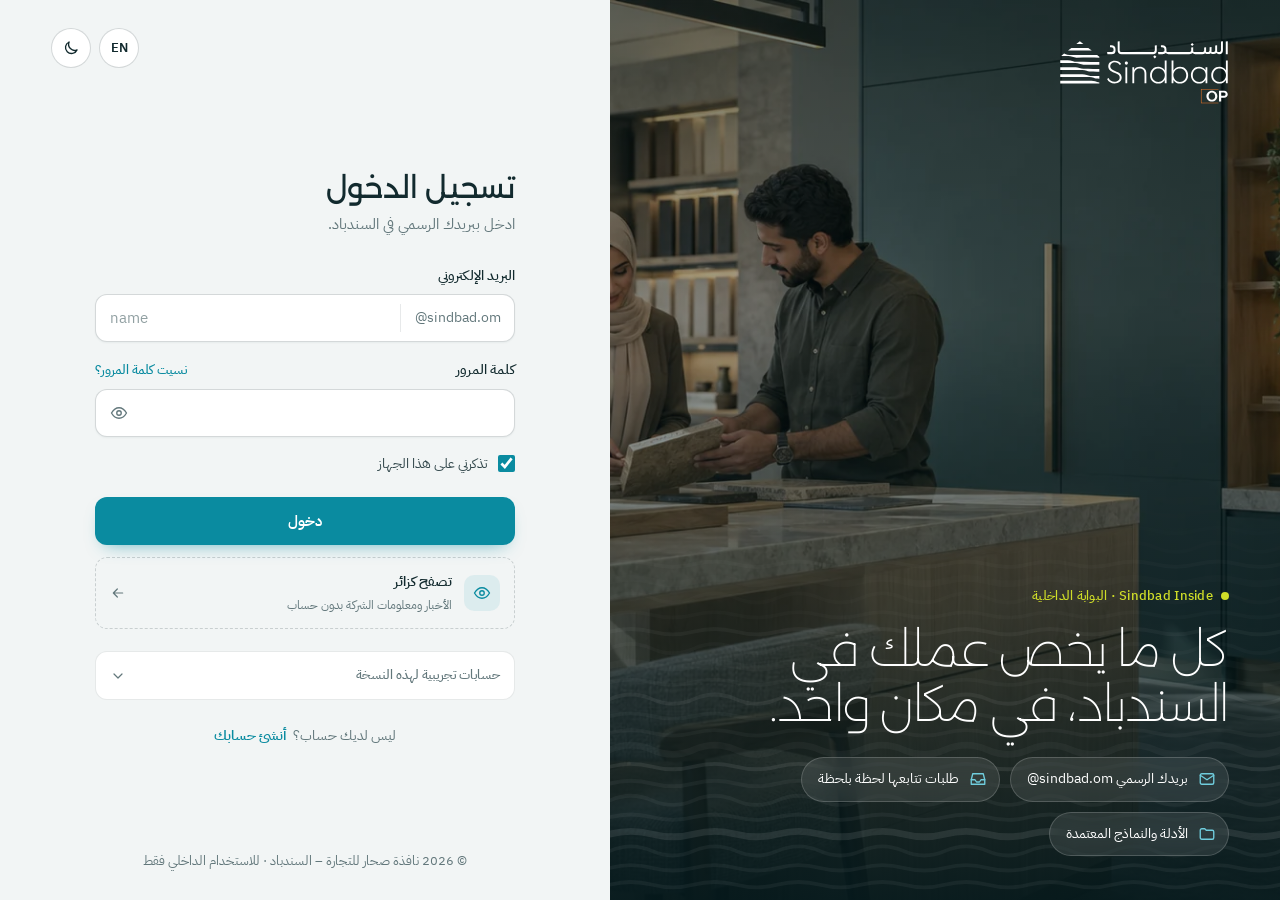
<file: index.html>
<!doctype html>
<html lang="ar" dir="rtl">
<head>
<meta charset="utf-8">
<meta name="viewport" content="width=device-width, initial-scale=1, viewport-fit=cover">
<title>Sindbad Inside</title>
<meta name="description" content="البوابة الداخلية لموظفي السندباد">
<link rel="icon" href="assets/brand/sindbad-symbol.svg" type="image/svg+xml">
<link rel="preload" as="image" href="assets/images/team.webp" fetchpriority="high">
<meta name="claude:viewport-fit-sides" content="cover">
<link rel="preconnect" href="https://fonts.googleapis.com">
<link rel="preconnect" href="https://fonts.gstatic.com" crossorigin>
<link href="https://fonts.googleapis.com/css2?family=Alexandria:wght@200;300;400;500;600&family=IBM+Plex+Sans+Arabic:wght@300;400;500;600&display=swap" rel="stylesheet">
<style>
/* Layout: website, not dashboard — transparent header over full-bleed showroom photography, editorial sections below, every page opens on a photo banner. */
:root{
  --deep:#08343B;      /* Sindbad deep teal: header band, footer, dark bands */
  --sea:#0A8BA0;       /* brand teal: actions, links */
  --aqua:#70CDDD;      /* brand light aqua */
  --bronze:#B07A4A;    /* LED-trim bronze from the OPPEIN kitchens: secondary accent */
  --lime:#CFDD28;      /* brand lime: tiny highlights only */
  --char:#383837;      /* brand charcoal */
  --bg:#F2F5F5; --surface:#FFFFFF; --surface2:#F7F9F9; --ink:#122A2E; --ink2:#34494D; --muted:#62777B;
  --line:rgba(18,42,46,.10); --line2:rgba(18,42,46,.18);
  --soft:rgba(10,139,160,.09); --soft-ink:#077585;
  --b300:#70CDDD;--b500:#0A8BA0;--b700:#077585;--b900:#053C45;--ring:rgba(10,139,160,.3);
  --sh:0 24px 48px -28px rgba(8,52,59,.45);
  --display:"Alexandria","IBM Plex Sans Arabic",system-ui,sans-serif;
  --body:"IBM Plex Sans Arabic","Alexandria",system-ui,"Segoe UI",Tahoma,sans-serif;
  --hh:78px;
}
@media (prefers-color-scheme:dark){:root:not([data-theme="light"]){
  --bg:#081619;--surface:#0E2226;--surface2:#12292E;--ink:#E7F1F2;--ink2:#C2D6D9;--muted:#8FA8AC;
  --line:rgba(255,255,255,.08);--line2:rgba(255,255,255,.16);--soft:rgba(112,205,221,.10);--soft-ink:#86D7E4;
  --bronze:#D09A68;--sh:0 24px 48px -24px rgba(0,0,0,.7);color-scheme:dark}}
:root[data-theme="dark"]{
  --bg:#081619;--surface:#0E2226;--surface2:#12292E;--ink:#E7F1F2;--ink2:#C2D6D9;--muted:#8FA8AC;
  --line:rgba(255,255,255,.08);--line2:rgba(255,255,255,.16);--soft:rgba(112,205,221,.10);--soft-ink:#86D7E4;
  --bronze:#D09A68;--sh:0 24px 48px -24px rgba(0,0,0,.7);color-scheme:dark}
*,*::before,*::after{box-sizing:border-box}
html{scroll-behavior:smooth}
body{margin:0;background:var(--bg);color:var(--ink);font-family:var(--body);font-size:15.5px;line-height:1.75;-webkit-font-smoothing:antialiased;overflow-x:hidden}
body::before{content:"";position:fixed;inset:0 0 auto;height:env(safe-area-inset-top,0px);z-index:90;background:var(--deep)}
h1,h2,h3,h4{font-family:var(--display);text-wrap:balance;letter-spacing:-.01em}
a{color:var(--soft-ink);text-decoration:none}
button,input,select,textarea{font:inherit;color:inherit}
img{max-width:100%;display:block}
[hidden]{display:none!important}
:focus-visible{outline:3px solid var(--ring);outline-offset:2px;border-radius:10px}
.ltr{direction:ltr;unicode-bidi:isolate}
.wrap{width:100%;max-width:1280px;margin-inline:auto;padding-left:max(24px,env(safe-area-inset-left,0px));padding-right:max(24px,env(safe-area-inset-right,0px))}
@media (max-width:600px){.wrap{padding-left:max(16px,env(safe-area-inset-left,0px));padding-right:max(16px,env(safe-area-inset-right,0px))}}
.tnum{font-variant-numeric:tabular-nums}

/* ===== header ===== */
.hdr{position:fixed;top:env(safe-area-inset-top,0px);inset-inline:0;z-index:50;height:var(--hh);color:#fff;transition:background .35s,color .35s,box-shadow .35s,height .35s}
.hdr.solid{background:color-mix(in srgb,var(--surface) 88%,transparent);backdrop-filter:blur(18px) saturate(1.6);-webkit-backdrop-filter:blur(18px) saturate(1.6);color:var(--ink);box-shadow:0 1px 0 var(--line);--hh:68px}
.hin{height:100%;display:flex;align-items:center;gap:22px}
.brand{display:flex;align-items:center;gap:12px;color:inherit;flex-shrink:0}
.brand-logo{position:relative;display:block;width:148px;aspect-ratio:222/84;flex-shrink:0}
.brand-logo img{width:100%;height:100%;object-fit:contain}
.brand-logo .logo-color{position:absolute;inset:0;opacity:0}
.hdr.solid .logo-white{opacity:0}
.hdr.solid .logo-color{opacity:1}
:root[data-theme="dark"] .hdr.solid .logo-white{opacity:1}
:root[data-theme="dark"] .hdr.solid .logo-color{opacity:0}
@media (prefers-color-scheme:dark){:root:not([data-theme="light"]) .hdr.solid .logo-white{opacity:1}:root:not([data-theme="light"]) .hdr.solid .logo-color{opacity:0}}
.foot .brand-logo,.mmenu .brand-logo{width:178px}
.mainnav{display:flex;gap:2px;flex:1;justify-content:center;min-width:0}
.mainnav a{color:inherit;opacity:.82;font-size:14.5px;font-weight:500;padding:8px 13px;border-radius:999px;white-space:nowrap;position:relative;transition:opacity .2s,background .2s}
.mainnav a:hover{opacity:1;background:rgba(255,255,255,.12)}
.hdr.solid .mainnav a:hover{background:var(--soft)}
.mainnav a.on{opacity:1}
.mainnav a.on::after{content:"";position:absolute;inset-inline:13px;bottom:2px;height:2px;border-radius:2px;background:var(--lime)}
.hdr.solid .mainnav a.on::after{background:var(--sea)}
.hact{display:flex;gap:6px;align-items:center;flex-shrink:0;margin-inline-start:auto}
.hb{width:40px;height:40px;border-radius:999px;display:grid;place-items:center;border:1px solid rgba(255,255,255,.28);background:rgba(255,255,255,.08);color:inherit;cursor:pointer;position:relative;font-weight:600;font-size:13px;transition:background .2s,border-color .2s}
.hb:hover{background:rgba(255,255,255,.18)}
.hdr.solid .hb{border-color:var(--line2);background:transparent}
.hdr.solid .hb:hover{background:var(--soft)}
.hb svg{width:18px;height:18px}
.hb .dot{position:absolute;top:8px;inset-inline-end:9px;width:8px;height:8px;border-radius:50%;background:var(--lime);box-shadow:0 0 0 2px var(--deep)}
.hdr.solid .hb .dot{box-shadow:0 0 0 2px var(--surface);background:#E5484D}
.me{display:flex;align-items:center;gap:8px;padding-inline-start:6px}
.me img,.me .av{width:36px;height:36px;border-radius:50%;object-fit:cover;background:var(--aqua);color:var(--deep);display:grid;place-items:center;font-weight:600;border:2px solid rgba(255,255,255,.6)}
.hb.menu{display:none}
@media (max-width:1180px){.mainnav{display:none}.hb.menu{display:grid}.hdr .hb.hide-sm{display:none}}
@media (max-width:420px){.me{display:none}.hdr .brand-logo{width:132px}}

/* ===== mobile menu ===== */
.mmenu{position:fixed;inset:0;z-index:70;background:var(--deep);color:#fff;display:flex;flex-direction:column;padding:calc(18px + env(safe-area-inset-top,0px)) max(24px,env(safe-area-inset-right,0px)) calc(24px + env(safe-area-inset-bottom,0px)) max(24px,env(safe-area-inset-left,0px));
  opacity:0;pointer-events:none;transform:translateY(-12px);transition:opacity .3s,transform .3s}
.mmenu.open{opacity:1;pointer-events:auto;transform:none}
.mmenu .top{display:flex;justify-content:space-between;align-items:center;margin-bottom:28px}
.mmenu nav{display:grid;gap:2px;overflow-y:auto}
.mmenu nav a{color:#fff;font-family:var(--display);font-weight:300;font-size:26px;padding:8px 0;border-bottom:1px solid rgba(255,255,255,.08);display:flex;justify-content:space-between;align-items:center}
.mmenu nav a.on{color:var(--lime)}
.mmenu nav a svg{width:20px;height:20px;opacity:.5}
[dir="rtl"] .mmenu nav a svg{transform:scaleX(-1)}

/* ===== banners ===== */
.banner{position:relative;color:#fff;overflow:hidden;background:var(--deep);isolation:isolate}
.banner .bimg{position:absolute;inset:0;width:100%;height:100%;object-fit:cover;z-index:-2;transform:scale(1.04);animation:settle 1.6s cubic-bezier(.2,.7,.2,1) forwards}
@keyframes settle{to{transform:none}}
.banner::before{content:"";position:absolute;inset:0;z-index:-1;background:linear-gradient(90deg,rgba(5,34,39,.92) 0%,rgba(5,34,39,.72) 45%,rgba(5,34,39,.25) 100%)}
[dir="rtl"] .banner::before{background:linear-gradient(270deg,rgba(5,34,39,.92) 0%,rgba(5,34,39,.72) 45%,rgba(5,34,39,.25) 100%)}
.banner .bin{padding-top:calc(var(--hh) + env(safe-area-inset-top,0px) + 54px);padding-bottom:52px}
.crumbs{font-size:13px;opacity:.75;display:flex;gap:8px;align-items:center;margin-bottom:14px}
.crumbs a{color:#fff}
.banner .ph{display:flex;align-items:flex-end;justify-content:space-between;gap:20px;flex-wrap:wrap}
.banner .ph h1{margin:0;font-weight:300;font-size:clamp(32px,4.6vw,56px);line-height:1.15;color:#fff}
.banner .ph p{margin:12px 0 0;max-width:60ch;color:rgba(255,255,255,.82);font-size:16.5px}
.banner .ph>div:last-child:not(:first-child),.banner .ph>.btn{flex-shrink:0}
.banner .btn.o{background:rgba(255,255,255,.1);border-color:rgba(255,255,255,.35);color:#fff;backdrop-filter:blur(8px)}
.banner .btn.o:hover{background:rgba(255,255,255,.2)}
.content{padding-top:44px;padding-bottom:88px}
.view.enter .content>*{animation:rise .5s cubic-bezier(.2,.8,.2,1) both}
.view.enter .content>*:nth-child(2){animation-delay:.06s}.view.enter .content>*:nth-child(3){animation-delay:.12s}
@keyframes rise{from{opacity:.001;transform:translateY(14px)}to{opacity:1;transform:none}}

/* ===== HOME hero: cinematic collection slideshow, slides change through the logo's horizontal stripes ===== */
.hero{position:relative;color:#fff;background:#04161A;isolation:isolate;overflow:hidden;min-height:clamp(680px,96vh,960px);display:flex;flex-direction:column;justify-content:flex-end}
.stage{position:absolute;inset:-8% 0 0;z-index:-4;will-change:transform}
.slide{position:absolute;inset:0;visibility:hidden}
.slide.on{visibility:visible}
.slide img,.wipe img{width:100%;height:100%;object-fit:cover;transform:scale(1.1);transform-origin:50% 50%;max-width:none}
.slide.on img{animation:kb 14s linear forwards}
@keyframes kb{to{transform:scale(1.005)}}
.wipe{position:absolute;inset:0;z-index:2}
.wipe i{position:absolute;inset-inline:0;height:calc(12.5% + 1px);overflow:hidden;clip-path:inset(0 100% 0 0);animation:barL .9s cubic-bezier(.76,0,.24,1) forwards}
.wipe i:nth-child(even){clip-path:inset(0 0 0 100%);animation-name:barR}
.wipe img{position:absolute;left:0;height:calc(800% - 8px)}
@keyframes barL{to{clip-path:inset(0 0 0 0)}}@keyframes barR{to{clip-path:inset(0 0 0 0)}}
.hero::before{content:"";position:absolute;inset:0;z-index:-2;pointer-events:none;background:
  linear-gradient(90deg,rgba(3,24,28,.92) 0%,rgba(3,24,28,.66) 36%,rgba(3,24,28,.14) 68%,rgba(3,24,28,.3) 100%),
  linear-gradient(0deg,rgba(3,24,28,.95) 0%,rgba(3,24,28,.4) 32%,transparent 58%),
  linear-gradient(180deg,rgba(3,24,28,.6) 0%,transparent 24%)}
[dir="rtl"] .hero::before{background:
  linear-gradient(270deg,rgba(3,24,28,.92) 0%,rgba(3,24,28,.66) 36%,rgba(3,24,28,.14) 68%,rgba(3,24,28,.3) 100%),
  linear-gradient(0deg,rgba(3,24,28,.95) 0%,rgba(3,24,28,.4) 32%,transparent 58%),
  linear-gradient(180deg,rgba(3,24,28,.6) 0%,transparent 24%)}
.slats{position:absolute;inset:0;z-index:-1;pointer-events:none}
.slats i{position:absolute;inset-inline:0;height:calc(12.5% + 1px);background:#04161A;transform-origin:left center;animation:slat 1s cubic-bezier(.76,0,.24,1) forwards}
.slats i:nth-child(even){transform-origin:right center}
@keyframes slat{to{transform:scaleX(0)}}
.hgrid{display:grid;grid-template-columns:minmax(0,1fr) 340px;gap:56px;align-items:end;padding-top:calc(var(--hh) + env(safe-area-inset-top,0px) + 48px);padding-bottom:44px}
.hcopy{will-change:transform,opacity}
.hero .meta{display:flex;flex-wrap:wrap;gap:8px 18px;font-size:14px;color:rgba(255,255,255,.78)}
.hero .meta span{display:inline-flex;align-items:center;gap:8px}
.hero .meta .lv{width:8px;height:8px;border-radius:50%;background:var(--lime);box-shadow:0 0 0 0 rgba(207,221,40,.6);animation:pulse 2.4s infinite}
@keyframes pulse{70%{box-shadow:0 0 0 9px rgba(207,221,40,0)}100%{box-shadow:0 0 0 0 rgba(207,221,40,0)}}
.hero h1{margin:22px 0 16px;font-weight:200;font-size:clamp(50px,7.6vw,112px);line-height:1.02;letter-spacing:-.025em;color:#fff}
.hero h1 span{display:block}
.hero h1 .l2{font-weight:500}
/* Keep the hero entrance state separate from the company section's .intro layout. */
.hero.hero-entering h1 span,.hero.hero-entering .ask,.hero.hero-entering .hsearch,.hero.hero-entering .pop,.hero.hero-entering .meta,.hero.hero-entering .pray{animation:hin 1s cubic-bezier(.2,.8,.2,1) both}
.hero.hero-entering .meta{animation-delay:.55s}.hero.hero-entering h1 .l1{animation-delay:.65s}.hero.hero-entering h1 .l2{animation-delay:.75s}.hero.hero-entering .ask{animation-delay:.85s}.hero.hero-entering .hsearch{animation-delay:.95s}.hero.hero-entering .pop{animation-delay:1.05s}.hero.hero-entering .pray{animation-delay:1.1s}
@keyframes hin{from{opacity:.001;transform:translateY(26px)}}
.hero .ask{font-size:clamp(17px,1.6vw,21px);color:rgba(255,255,255,.86);margin:0 0 28px;max-width:46ch}
.hsearch{display:flex;align-items:center;gap:14px;max-width:620px;width:100%;height:64px;padding:0 10px 0 24px;border-radius:999px;background:rgba(255,255,255,.96);color:#4F6367;cursor:pointer;border:0;box-shadow:0 26px 50px -20px rgba(0,0,0,.6);text-align:start;font-size:15.5px;transition:transform .25s,box-shadow .25s}
.hsearch:hover{transform:translateY(-2px);box-shadow:0 30px 60px -20px rgba(0,0,0,.7)}
[dir="rtl"] .hsearch{padding:0 24px 0 10px}
.hsearch svg{width:20px;height:20px;color:var(--sea);flex-shrink:0}
.hsearch .t{flex:1;white-space:nowrap;overflow:hidden;text-overflow:ellipsis}
.hsearch .k{font-size:11px;border:1px solid #D5E2E4;border-radius:6px;padding:1px 7px;color:#7A8C90;direction:ltr}
.hsearch .go{height:46px;padding:0 22px;border-radius:999px;background:var(--sea);color:#fff;display:inline-flex;align-items:center;font-weight:600;font-size:14px;flex-shrink:0}
.pop{display:flex;flex-wrap:wrap;gap:8px;margin-top:18px;align-items:center}
.pop small{color:rgba(255,255,255,.62);font-size:13px;margin-inline-end:4px}
.pop button{border:1px solid rgba(255,255,255,.28);background:rgba(255,255,255,.07);color:#fff;border-radius:999px;padding:7px 15px;font-size:13.5px;cursor:pointer;backdrop-filter:blur(8px);-webkit-backdrop-filter:blur(8px);transition:background .2s,border-color .2s}
.pop button:hover{background:rgba(255,255,255,.18);border-color:rgba(255,255,255,.5)}
.pray{background:rgba(4,28,33,.42);border:1px solid rgba(255,255,255,.16);backdrop-filter:blur(22px) saturate(1.5);-webkit-backdrop-filter:blur(22px) saturate(1.5);border-radius:28px;padding:22px}
.pray .ph2{display:flex;justify-content:space-between;align-items:center;gap:10px;margin-bottom:4px}
.pray h3{margin:0;font-size:14px;font-weight:500;color:rgba(255,255,255,.8)}
.pray select{background:rgba(255,255,255,.1);border:1px solid rgba(255,255,255,.25);color:#fff;border-radius:999px;padding:4px 12px;font-size:13px}
.pray select option{color:#122A2E}
.pray .next{display:flex;align-items:baseline;gap:10px;margin:6px 0 16px;flex-wrap:wrap}
.pray .next b{font-family:var(--display);font-weight:300;font-size:42px;line-height:1.1;color:#fff}
.pray .next span{font-size:13.5px;color:var(--lime)}
.pray ul{list-style:none;margin:0;padding:0;display:grid;grid-template-columns:repeat(3,1fr);gap:6px}
.pray li{padding:9px 10px;border-radius:14px;background:rgba(255,255,255,.06);font-size:12px;color:rgba(255,255,255,.66)}
.pray li b{display:block;font-size:15px;font-weight:500;color:#fff}
.pray li.on{background:var(--lime);color:#2B3200}
.pray li.on b{color:#1A1F00}
.pray .note{font-size:11.5px;color:rgba(255,255,255,.48);margin-top:10px}
.hbar{padding-bottom:116px}
.hbin{display:grid;grid-template-columns:minmax(0,1fr) auto auto;gap:32px;align-items:center;padding-top:22px;border-top:1px solid rgba(255,255,255,.16)}
.cap{display:flex;align-items:center;gap:18px;min-width:0}
.cap .cno{font-family:var(--display);font-weight:200;font-size:46px;line-height:1;color:var(--lime);letter-spacing:-.02em}
.cap b{display:block;font-family:var(--display);font-weight:400;font-size:20px;line-height:1.3}
.cap small{display:block;color:rgba(255,255,255,.68);font-size:13.5px}
.cap>*{animation:capin .8s cubic-bezier(.2,.8,.2,1) both}.cap>*:nth-child(2){animation-delay:.08s}.cap>*:nth-child(3){animation-delay:.16s}
@keyframes capin{from{opacity:.001;transform:translateY(14px)}}
.capl{background:transparent;cursor:pointer;font-family:inherit;display:inline-flex;gap:8px;align-items:center;color:#fff;font-size:13.5px;font-weight:600;border:1px solid rgba(255,255,255,.3);border-radius:999px;padding:8px 15px;margin-inline-start:8px;white-space:nowrap;transition:background .2s,color .2s}
.capl:hover{background:var(--lime);color:#1A1F00;border-color:var(--lime)}
.capl svg{width:15px;height:15px}
.hprog{display:flex;gap:8px;width:min(300px,28vw)}
.hseg{flex:1;height:24px;position:relative;cursor:pointer;background:none;border:0;padding:0}
.hseg::after{content:"";position:absolute;inset-inline:0;top:11px;height:2px;border-radius:2px;background:rgba(255,255,255,.22)}
.hseg .fill{position:absolute;inset-inline-start:0;top:11px;height:2px;border-radius:2px;width:0;z-index:1;background:#fff}
.hseg.done .fill{width:100%;background:rgba(255,255,255,.7)}
.hseg.on .fill{background:var(--lime);animation:fill 7s linear forwards}
@keyframes fill{to{width:100%}}
.hero.paused .hseg.on .fill{animation-play-state:paused}
.hero.still .hseg.on .fill{animation:none;width:100%}
.ctrl{display:flex;align-items:center;gap:8px}
.ctrl .cnt{font-size:13px;color:rgba(255,255,255,.6);margin-inline-end:8px;direction:ltr}
.ctrl .cnt b{color:#fff;font-weight:600}
.ctrl .hb{width:46px;height:46px}
.rflip{transform:scaleX(-1)}[dir="rtl"] .rflip{transform:none}
@media (max-width:1100px){.hgrid{grid-template-columns:minmax(0,1fr) 300px;gap:32px}}
@media (max-width:980px){
  .hero{min-height:0}
  .hero::before,[dir="rtl"] .hero::before{background:linear-gradient(180deg,rgba(3,24,28,.78) 0%,rgba(3,24,28,.62) 45%,rgba(3,24,28,.95) 100%)}
  .hgrid{grid-template-columns:1fr;gap:28px;padding-top:calc(var(--hh) + env(safe-area-inset-top,0px) + 32px)}
  .hbin{grid-template-columns:minmax(0,1fr) auto;gap:16px 20px}
  .cap{grid-column:1/-1}
  .hprog{width:auto;flex:1}
}
@media (max-width:560px){.today .trules{display:none}.hsearch .go,.hsearch .k{display:none}.hsearch{height:56px}.capl{display:none}.cap .cno{font-size:36px}.hbar{padding-bottom:104px}}


/* today card */
.today h3{margin:0;font-size:14px;font-weight:500;color:rgba(255,255,255,.75)}
.tstate{display:flex;align-items:center;gap:12px;font-family:var(--display);font-weight:300;font-size:30px;line-height:1.25;color:#fff;margin-top:10px}
.tstate i{width:10px;height:10px;border-radius:50%;background:#8FA3A6;flex-shrink:0}
.tstate.on i{background:#5FD068;box-shadow:0 0 0 5px rgba(95,208,104,.2)}
.tstate.soon i{background:var(--lime)}
.tsub{margin:4px 0 16px;color:rgba(255,255,255,.72);font-size:14px}
.today .trules{grid-template-columns:1fr;list-style:none;margin:0 0 18px;padding:16px 0 0;border-top:1px solid rgba(255,255,255,.12);display:grid;gap:11px}
.today .trules li{background:none;border-radius:0;padding:0;display:flex;gap:10px;align-items:flex-start;font-size:13.5px;color:rgba(255,255,255,.86);line-height:1.5}
.trules svg{width:18px;height:18px;flex-shrink:0;color:var(--aqua);margin-top:1px}
.tpend{all:unset;box-sizing:border-box;cursor:pointer;display:flex;justify-content:space-between;gap:10px;width:100%;padding:10px 14px;border-radius:14px;background:rgba(207,221,40,.14);color:var(--lime);font-size:13.5px;font-weight:600;margin-bottom:10px}
.tbtn{width:100%;background:#fff;color:#08343B}
.tbtn:hover{background:var(--lime);color:#1A1F00}
.cap .clbl{display:block;font-size:12px;font-weight:600;color:var(--lime);margin-bottom:2px}
/* role paths */
.roles{display:grid;grid-template-columns:repeat(4,minmax(0,1fr));gap:20px}
@media (max-width:1100px){.roles{grid-template-columns:repeat(2,minmax(0,1fr))}}
@media (max-width:600px){.roles{grid-template-columns:1fr}}
.role{background:var(--surface);border:1px solid var(--line);border-radius:24px;overflow:hidden;display:flex;flex-direction:column;min-width:0}
.role .rh{position:relative;height:176px;flex-shrink:0;padding:18px 20px;color:#fff;display:flex;flex-direction:column;justify-content:flex-end;isolation:isolate;overflow:hidden;background:var(--deep)}
.role .rh img{position:absolute;inset:0;width:100%;height:100%;object-fit:cover;object-position:var(--role-focus,50% 45%);z-index:0;transition:transform .55s cubic-bezier(.2,.7,.2,1)}
.role .rh::before{content:"";position:absolute;inset:0;z-index:1;pointer-events:none;background:linear-gradient(0deg,rgba(4,28,33,.94) 0%,rgba(4,28,33,.42) 48%,rgba(4,28,33,.08) 100%)}
.role .rh>b,.role .rh>small{position:relative;z-index:2}
@media (hover:hover) and (prefers-reduced-motion:no-preference){.role:hover .rh img,.role:focus-within .rh img{transform:scale(1.04)}}
@media (max-width:600px){.role .rh{height:180px}}
.role .rh b{font-family:var(--display);font-weight:400;font-size:21px;color:#fff;line-height:1.3}
.role .rh small{color:rgba(255,255,255,.8);font-size:13px}
.role ol{list-style:none;margin:0;padding:8px;display:grid;gap:2px}
.role li button{all:unset;box-sizing:border-box;width:100%;display:grid;grid-template-columns:26px minmax(0,1fr) 16px;gap:10px;align-items:center;padding:11px 12px;border-radius:14px;cursor:pointer;font-size:14px;line-height:1.5;color:var(--ink)}
.role li button:hover{background:var(--soft)}
.role li button:focus-visible{outline:3px solid var(--ring)}
.role li .n{width:26px;height:26px;border-radius:50%;background:var(--surface2);border:1px solid var(--line);display:grid;place-items:center;font-size:12px;font-weight:600;color:var(--muted)}
.role li svg{width:16px;height:16px;color:var(--muted)}
.eoline{min-height:0;flex-direction:row;align-items:center;gap:20px;margin-top:24px;padding:22px 26px}
.eoline .who{margin:0}
/* bidi: isolated LTR runs follow the page's alignment */
[dir="rtl"] .ltr{text-align:right}[dir="ltr"] .ltr{text-align:left}

/* quick services */
.qs{position:relative;z-index:2;margin-top:-72px;background:var(--surface);border-radius:26px;box-shadow:var(--sh);display:grid;grid-template-columns:repeat(6,1fr);padding:10px;border:1px solid var(--line)}
.qs>*{all:unset;box-sizing:border-box;cursor:pointer;display:flex;align-items:center;gap:14px;padding:16px 18px;border-radius:18px;transition:background .2s;color:var(--ink)}
.qs>*:hover{background:var(--surface2)}
.qs>*:focus-visible{outline:3px solid var(--ring)}
.qs .ci{width:48px;height:48px;border-radius:50%;display:grid;place-items:center;flex-shrink:0;color:#fff}
.qs .ci svg{width:22px;height:22px}
.qs b{display:block;font-weight:600;font-size:14.5px;line-height:1.35}
.qs span.s{display:block;font-size:12.5px;color:var(--muted);line-height:1.4}
@media (max-width:1180px){.qs{grid-template-columns:repeat(3,1fr)}}
@media (max-width:600px){.qs{grid-template-columns:repeat(2,1fr);padding:6px;border-radius:22px}.qs>*{flex-direction:column;align-items:flex-start;gap:10px;padding:14px}}

/* sections */
.sec{padding-block:64px 8px}
.sh{display:flex;align-items:flex-end;justify-content:space-between;gap:16px;margin-bottom:26px;flex-wrap:wrap}
.sh h2{margin:0;font-weight:300;font-size:clamp(26px,3vw,38px);line-height:1.2}
.sh p{margin:6px 0 0;color:var(--muted);max-width:60ch}
.more{display:inline-flex;align-items:center;gap:8px;font-weight:600;font-size:14px;color:var(--soft-ink);background:none;border:0;cursor:pointer;padding:0}
.more svg{width:16px;height:16px}
[dir="rtl"] .more svg,[dir="rtl"] .flip{transform:scaleX(-1)}

/* news mosaic */
.mosaic{display:grid;grid-template-columns:minmax(0,1.3fr) minmax(0,1fr);gap:24px}
.feat{position:relative;border-radius:26px;overflow:hidden;min-height:440px;color:#fff;cursor:pointer;display:flex;flex-direction:column;justify-content:flex-end;padding:30px;isolation:isolate}
.feat img{position:absolute;inset:0;width:100%;height:100%;object-fit:cover;z-index:-2;transition:transform .8s cubic-bezier(.2,.7,.2,1)}
.feat:hover img{transform:scale(1.04)}
.feat::before{content:"";position:absolute;inset:0;z-index:-1;background:linear-gradient(0deg,rgba(4,28,33,.92) 0%,rgba(4,28,33,.35) 55%,transparent 80%)}
.feat h3{margin:12px 0 8px;font-weight:400;font-size:clamp(22px,2.4vw,30px);line-height:1.3;color:#fff}
.feat p{margin:0;color:rgba(255,255,255,.8);max-width:58ch;display:-webkit-box;-webkit-line-clamp:2;-webkit-box-orient:vertical;overflow:hidden}
.nmeta{display:flex;gap:10px;align-items:center;flex-wrap:wrap;font-size:13px}
.tag{display:inline-flex;align-items:center;height:26px;padding:0 11px;border-radius:999px;font-size:12px;font-weight:600}
.feat .tag{background:rgba(255,255,255,.16);color:#fff;backdrop-filter:blur(6px)}
.nlist{display:grid;gap:4px;align-content:start}
.nrow{display:grid;grid-template-columns:116px minmax(0,1fr);gap:18px;align-items:center;padding:12px;border-radius:20px;cursor:pointer;transition:background .2s}
.nrow:hover{background:var(--surface)}
.nrow img{width:116px;height:96px;object-fit:cover;border-radius:16px}
.nrow h4{margin:6px 0 0;font-weight:500;font-size:16.5px;line-height:1.45;display:-webkit-box;-webkit-line-clamp:2;-webkit-box-orient:vertical;overflow:hidden}
.nrow .nmeta{color:var(--muted)}
@media (max-width:900px){.mosaic{grid-template-columns:1fr}.feat{min-height:360px}}

/* your day row */
.day{display:grid;grid-template-columns:repeat(3,minmax(0,1fr));gap:24px}
@media (max-width:980px){.day{grid-template-columns:1fr}}
.eotm{position:relative;overflow:hidden;border-radius:26px;padding:28px;color:#fff;background:radial-gradient(120% 90% at 100% 0%,rgba(112,205,221,.25),transparent 55%),var(--deep);min-height:280px;display:flex;flex-direction:column}
.eotm .lbl{font-size:13px;color:var(--lime);font-weight:500}
.eotm .who{display:flex;gap:16px;align-items:center;margin-top:auto}
.eotm .ring{width:84px;height:84px;border-radius:50%;padding:3px;background:conic-gradient(var(--lime),var(--aqua),var(--bronze),var(--lime));flex-shrink:0}
.eotm .ring>*{width:100%;height:100%;border-radius:50%;object-fit:cover;background:#0E4A54;display:grid;place-items:center;font-family:var(--display);font-size:28px;font-weight:300;color:#fff;border:3px solid var(--deep)}
.eotm h3{margin:0;font-weight:400;font-size:22px;color:#fff}
.eotm p{margin:2px 0 0;color:rgba(255,255,255,.7);font-size:14px}
.eotm .stripes{position:absolute;inset-inline-end:-40px;bottom:-30px;width:200px;opacity:.07}
.eotm .ed{position:absolute;top:18px;inset-inline-end:18px}
.tipc{border-radius:26px;padding:28px;background:var(--surface);border:1px solid var(--line);display:flex;flex-direction:column;min-height:280px}
.tipc .q{font-family:var(--display);font-weight:300;font-size:22px;line-height:1.5;margin:14px 0 auto}
.tipc .foot2{display:flex;justify-content:space-between;align-items:center;gap:10px;margin-top:18px;color:var(--muted);font-size:13px}

/* collections scroller */
.rail{display:grid;grid-auto-flow:column;grid-auto-columns:minmax(260px,320px);gap:20px;overflow-x:auto;scroll-snap-type:x mandatory;padding-bottom:10px;scrollbar-width:none}
.rail::-webkit-scrollbar{display:none}
.coll{scroll-snap-align:start;position:relative;aspect-ratio:3/4;max-width:100%;border-radius:24px;overflow:hidden;color:#fff;display:flex;flex-direction:column;justify-content:flex-end;padding:22px;isolation:isolate}
.coll img{position:absolute;inset:0;width:100%;height:100%;object-fit:cover;z-index:-2;transition:transform .8s cubic-bezier(.2,.7,.2,1)}
.coll:hover img{transform:scale(1.06)}
.coll::before{content:"";position:absolute;inset:0;z-index:-1;background:linear-gradient(0deg,rgba(4,28,33,.88),transparent 60%)}
.coll h3{margin:0;font-weight:400;font-size:22px;color:#fff}
.coll p{margin:4px 0 0;font-size:13.5px;color:rgba(255,255,255,.78)}
.coll .arr{position:absolute;top:18px;inset-inline-end:18px;width:40px;height:40px;border-radius:50%;display:grid;place-items:center;background:rgba(255,255,255,.18);backdrop-filter:blur(6px);transition:background .25s}
.coll:hover .arr{background:var(--lime);color:#1A1F00}
.coll .arr svg{width:18px;height:18px}
.railnav{display:flex;gap:8px}
.railnav button{width:44px;height:44px;border-radius:50%;border:1px solid var(--line2);background:var(--surface);cursor:pointer;display:grid;place-items:center;color:var(--ink)}
.railnav button svg{width:18px;height:18px}
[dir="rtl"] .railnav button svg{transform:scaleX(-1)}

/* docs with photo covers */
.docs{display:grid;grid-template-columns:repeat(auto-fill,minmax(240px,1fr));gap:22px}
.doc{background:var(--surface);border:1px solid var(--line);border-radius:22px;overflow:hidden;display:flex;flex-direction:column;cursor:pointer;transition:transform .3s,box-shadow .3s}
.doc:hover{transform:translateY(-4px);box-shadow:var(--sh)}
.cover{height:170px;position:relative;overflow:hidden;color:#fff;padding:18px;display:flex;flex-direction:column;justify-content:space-between;background-size:cover!important;background-position:center!important}
.cover .ty{align-self:flex-start;font-size:11px;font-weight:700;letter-spacing:.1em;background:rgba(255,255,255,.2);padding:4px 9px;border-radius:999px;backdrop-filter:blur(6px)}
.cover .ti{font-family:var(--display);font-size:17px;font-weight:400;line-height:1.4}
.doc .bd{padding:16px 18px 18px;display:flex;flex-direction:column;gap:10px;flex:1}
.doc .bd p{margin:0;font-size:13.5px;color:var(--muted);display:-webkit-box;-webkit-line-clamp:2;-webkit-box-orient:vertical;overflow:hidden}
.doc .ft{display:flex;gap:6px;flex-wrap:wrap;margin-top:auto}

/* tools band */
.band{position:relative;color:#fff;isolation:isolate;margin-top:72px;overflow:hidden;background:var(--deep)}
.band img.bimg{position:absolute;inset:0;width:100%;height:100%;object-fit:cover;z-index:-2;opacity:.35}
.band::before{content:"";position:absolute;inset:0;z-index:-1;background:linear-gradient(180deg,rgba(8,52,59,.75),rgba(8,52,59,.95))}
.band .wrap{padding-block:72px}
.band .sh h2,.band .sh p{color:#fff}.band .sh p{opacity:.75}
.tools{display:grid;grid-template-columns:repeat(3,minmax(0,1fr));gap:20px}
.tool{all:unset;box-sizing:border-box;cursor:pointer;border-radius:24px;padding:26px;background:rgba(255,255,255,.07);border:1px solid rgba(255,255,255,.14);backdrop-filter:blur(10px);display:flex;flex-direction:column;gap:12px;transition:background .25s,transform .25s;min-height:220px}
.tool:hover{background:rgba(255,255,255,.13);transform:translateY(-3px)}
.tool:focus-visible{outline:3px solid var(--lime)}
.tool .big{font-family:var(--display);font-weight:200;font-size:54px;line-height:1;color:var(--lime)}
.tool h3{margin:0;font-weight:400;font-size:20px;color:#fff}
.tool p{margin:0;font-size:14px;color:rgba(255,255,255,.72);flex:1}
.tool .more{color:#fff}
@media (max-width:900px){.tools{grid-template-columns:1fr}}

/* footer */
.foot{background:var(--deep);color:rgba(255,255,255,.75);font-size:14px}
.foot .wrap{padding-block:56px calc(28px + env(safe-area-inset-bottom,0px))}
.fgrid{display:grid;grid-template-columns:1.4fr 1fr 1fr 1fr;gap:32px}
.foot h4{color:#fff;font-weight:500;font-size:15px;margin:0 0 12px}
.foot a{color:rgba(255,255,255,.75)}
.foot a:hover{color:#fff}
.foot ul{list-style:none;margin:0;padding:0;display:grid;gap:6px}
.foot .tagline{font-family:var(--display);font-weight:200;letter-spacing:.42em;font-size:13px;color:var(--aqua);margin-top:14px;unicode-bidi:isolate}
.foot .bot{display:flex;justify-content:space-between;gap:16px;flex-wrap:wrap;border-top:1px solid rgba(255,255,255,.1);margin-top:40px;padding-top:20px;font-size:12.5px;color:rgba(255,255,255,.5)}
.foot .soc{display:flex;gap:8px;flex-wrap:wrap}
.foot .soc a{border:1px solid rgba(255,255,255,.2);border-radius:999px;padding:5px 12px;font-size:13px}
@media (max-width:900px){.fgrid{grid-template-columns:1fr 1fr}}
@media (max-width:520px){.fgrid{grid-template-columns:1fr}}

/* ===== shared primitives (inner pages) ===== */
.card{background:var(--surface);border:1px solid var(--line);border-radius:22px;padding:24px;min-width:0}
.card.lift{transition:transform .3s,box-shadow .3s;cursor:pointer}
.card.lift:hover{transform:translateY(-3px);box-shadow:var(--sh)}
.ch{display:flex;align-items:center;justify-content:space-between;gap:12px;margin-bottom:16px}
.ch h3{margin:0;font-size:17px;font-weight:500}
.link{font-size:13.5px;font-weight:600;color:var(--soft-ink);cursor:pointer;background:none;border:0;padding:0}
.btn{display:inline-flex;align-items:center;justify-content:center;gap:8px;height:44px;padding:0 20px;border-radius:999px;border:1px solid transparent;cursor:pointer;font-weight:600;font-size:14px;white-space:nowrap;transition:background .2s,transform .1s,border-color .2s;text-decoration:none}
.btn:active{transform:scale(.98)}
.btn svg{width:18px;height:18px}
.btn.p{background:var(--sea);color:#fff}
.btn.p:hover{background:var(--b700)}
.btn.s{background:var(--soft);color:var(--soft-ink)}
.btn.o{background:var(--surface);border-color:var(--line2);color:var(--ink)}
.btn.o:hover{border-color:var(--sea)}
.btn.sm{height:36px;padding:0 14px;font-size:13px}
.btn.icon{width:38px;height:38px;padding:0}
.btn:disabled{opacity:.45;pointer-events:none}
.chip{display:inline-flex;align-items:center;gap:6px;height:28px;padding:0 12px;border-radius:999px;font-size:12.5px;font-weight:600;background:var(--soft);color:var(--soft-ink);white-space:nowrap}
.chip.g{background:color-mix(in srgb,var(--lime) 32%,transparent);color:var(--ink)}
.chip.w{background:color-mix(in srgb,var(--bronze) 18%,transparent);color:var(--bronze)}
.chip.r{background:color-mix(in srgb,#E5484D 14%,transparent);color:#C2333A}
.chip.n{background:var(--surface2);color:var(--muted);border:1px solid var(--line)}
.muted{color:var(--muted)}.sm{font-size:13px}
.ic{width:46px;height:46px;border-radius:14px;display:grid;place-items:center;flex-shrink:0;color:#fff}
.ic svg{width:22px;height:22px}
.tabs{display:flex;gap:26px;border-bottom:1px solid var(--line);overflow-x:auto;scrollbar-width:none;margin-bottom:28px}
.tabs::-webkit-scrollbar{display:none}
.tabs button{all:unset;cursor:pointer;padding:12px 0 14px;font-size:15px;color:var(--muted);white-space:nowrap;font-weight:500;position:relative}
.tabs button:hover{color:var(--ink)}
.tabs button.on{color:var(--ink)}
.tabs button.on::after{content:"";position:absolute;inset-inline:0;bottom:-1px;height:2px;border-radius:2px;background:var(--sea)}
.card .tabs{margin-bottom:18px;gap:20px}
.field{display:grid;gap:6px;margin-bottom:14px}
.field label{font-size:13px;font-weight:500;color:var(--ink2)}
.inp{height:46px;border:1px solid var(--line2);background:var(--surface);border-radius:14px;padding:0 14px;width:100%;transition:border-color .2s,box-shadow .2s}
textarea.inp{height:auto;padding:12px 14px;resize:vertical}
.inp:focus{outline:none;border-color:var(--sea);box-shadow:0 0 0 4px var(--ring)}
input[type=range]{accent-color:var(--sea);width:100%}
.g2{display:grid;grid-template-columns:1fr 1fr;gap:0 14px}
.check{display:flex;gap:10px;align-items:center;font-size:14px;cursor:pointer}
.check input{width:18px;height:18px;accent-color:var(--sea)}
.empty{display:grid;place-items:center;text-align:center;gap:8px;padding:40px 20px;color:var(--muted);border:1.5px dashed var(--line2);border-radius:20px}
.empty svg{width:38px;height:38px;color:var(--aqua)}
table.t{width:100%;border-collapse:collapse;font-size:14px}
table.t th{font-size:12.5px;font-weight:500;color:var(--muted);text-align:start;padding:11px 12px;background:var(--surface2);border-bottom:1px solid var(--line)}
table.t td{padding:13px 12px;border-bottom:1px solid var(--line);vertical-align:middle}
table.t tr:last-child td{border-bottom:0}
.tw{overflow-x:auto;border:1px solid var(--line);border-radius:16px}
.list>*+*{border-top:1px solid var(--line)}
.bento{display:grid;grid-template-columns:repeat(12,minmax(0,1fr));gap:20px}
.s12{grid-column:span 12}.s8{grid-column:span 8}.s6{grid-column:span 6}.s4{grid-column:span 4}.s3{grid-column:span 3}
@media (max-width:1000px){.s4,.s3{grid-column:span 6}.s8{grid-column:span 12}}
@media (max-width:640px){.s6,.s4,.s3{grid-column:span 12}}
.kpis{display:grid;grid-template-columns:repeat(4,minmax(0,1fr));gap:20px}
.kpi b{display:block;font-family:var(--display);font-size:36px;font-weight:200;line-height:1.1;color:var(--soft-ink)}
.kpi span{font-size:13px;color:var(--muted)}
@media (max-width:900px){.kpis{grid-template-columns:repeat(2,minmax(0,1fr))}}
.verdict{border-radius:18px;padding:18px 20px;background:var(--surface2);border:1px solid var(--line);position:relative;overflow:hidden}
.verdict::before{content:"";position:absolute;inset-block:14px;inset-inline-start:0;width:4px;border-radius:0 4px 4px 0;background:var(--sea)}
[dir="rtl"] .verdict::before{border-radius:4px 0 0 4px}
.verdict.good::before{background:#4FA33A}.verdict.mid::before{background:var(--bronze)}.verdict.high::before{background:#E5484D}
.verdict b{display:block;font-family:var(--display);font-size:18px;font-weight:400;margin-bottom:3px}
.verdict span{font-size:13.5px;color:var(--muted)}
.bign{font-family:var(--display);font-size:56px;font-weight:200;line-height:1;color:var(--soft-ink)}
.ladder{display:grid;gap:8px}
.ladder div{display:flex;gap:12px;align-items:center;padding:12px 14px;border-radius:16px;border:1px solid var(--line);font-size:14px;transition:all .25s}
.ladder div.on{border-color:var(--sea);background:var(--soft)}
.ladder .n{width:30px;height:30px;border-radius:50%;display:grid;place-items:center;background:var(--surface2);font-weight:600;font-size:13px;flex-shrink:0}
.ladder div.on .n{background:var(--sea);color:#fff}
.facts{display:grid;grid-template-columns:repeat(auto-fill,minmax(180px,1fr));gap:16px}
.fact{padding:20px;border-radius:20px;background:var(--surface);border:1px solid var(--line)}
.fact b{display:block;font-family:var(--display);font-size:34px;font-weight:200;color:var(--soft-ink);line-height:1.2}
.fact span{font-size:13px;color:var(--muted)}
.rules-list{display:grid;gap:12px}
.rl{display:flex;gap:14px;align-items:flex-start;padding:16px;border-radius:18px;background:var(--surface2)}
.rl .ic{width:40px;height:40px;border-radius:12px}
.rl b{display:block;font-weight:600}
.rl p{margin:2px 0 0;font-size:13.5px;color:var(--muted)}
.two{display:grid;grid-template-columns:minmax(0,1fr) minmax(0,1fr);gap:20px}
@media (max-width:900px){.two,.g2{grid-template-columns:1fr}}

/* library page */
.lib{display:grid;grid-template-columns:230px minmax(0,1fr);gap:28px;align-items:start}
.cats{position:sticky;top:96px;display:grid;gap:2px}
.cats button{all:unset;cursor:pointer;display:flex;align-items:center;gap:10px;padding:10px 14px;border-radius:14px;font-size:14.5px;color:var(--ink2)}
.cats button:hover{background:var(--surface)}
.cats button.on{background:var(--surface);color:var(--soft-ink);font-weight:600;box-shadow:0 1px 0 var(--line)}
.cats button i{width:10px;height:10px;border-radius:50%}
.cats button em{margin-inline-start:auto;font-style:normal;font-size:12px;color:var(--muted)}
.toolbar{display:flex;gap:10px;align-items:center;margin-bottom:20px;flex-wrap:wrap}
.toolbar .inp{flex:1;min-width:200px}
.seg{display:inline-flex;background:var(--surface);border:1px solid var(--line2);border-radius:999px;padding:3px}
.seg button{all:unset;cursor:pointer;width:38px;height:38px;display:grid;place-items:center;border-radius:999px;color:var(--muted)}
.seg button svg{width:18px;height:18px}
.seg button.on{background:var(--soft);color:var(--soft-ink)}
.doclist .row{display:grid;grid-template-columns:64px minmax(0,1fr) auto auto;gap:16px;align-items:center;padding:12px 16px;cursor:pointer}
.doclist .row:hover{background:var(--surface2)}
.doclist .th{width:64px;height:48px;border-radius:10px;background-size:cover;background-position:center}
@media (max-width:860px){.lib{grid-template-columns:1fr}.cats{position:static;display:flex;overflow-x:auto;scrollbar-width:none}.cats button{white-space:nowrap}.doclist .row{grid-template-columns:56px minmax(0,1fr) auto}.doclist .row .chip{display:none}}

/* apps page */
.appg{display:grid;grid-template-columns:repeat(3,minmax(0,1fr));gap:20px}
@media (max-width:980px){.appg{grid-template-columns:repeat(2,minmax(0,1fr))}}@media (max-width:560px){.appg{grid-template-columns:1fr}}
.appc{display:flex;gap:18px;align-items:flex-start;padding:24px;border-radius:22px;background:var(--surface);border:1px solid var(--line);color:var(--ink);transition:transform .3s,box-shadow .3s;position:relative}
.appc:hover{transform:translateY(-3px);box-shadow:var(--sh)}
.appc .ic{width:56px;height:56px;border-radius:18px}
.appc h3{margin:0 0 4px;font-weight:500;font-size:18px}
.appc p{margin:0;font-size:14px;color:var(--muted)}
.appc .x{position:absolute;top:20px;inset-inline-end:20px;color:var(--muted)}
.appc .x svg{width:18px;height:18px}

/* drawer / dialogs */
.scrim{position:fixed;inset:0;background:rgba(3,22,26,.55);backdrop-filter:blur(3px);z-index:75;opacity:0;pointer-events:none;transition:opacity .25s}
.scrim.on{opacity:1;pointer-events:auto}
.drawer{position:fixed;inset-block:0;inset-inline-end:0;width:min(580px,100vw);background:var(--surface);z-index:80;box-shadow:var(--sh);display:flex;flex-direction:column;transform:translateX(105%);transition:transform .38s cubic-bezier(.2,.8,.2,1);padding-top:env(safe-area-inset-top,0px);padding-bottom:env(safe-area-inset-bottom,0px)}
[dir="rtl"] .drawer{transform:translateX(-105%)}
.drawer.wide{width:min(1020px,100vw)}
.drawer.open{transform:none!important}
.dh{display:flex;align-items:center;justify-content:space-between;gap:12px;padding:18px 24px;border-bottom:1px solid var(--line)}
.dh h2{margin:0;font-size:19px;font-weight:400}
.db{flex:1;overflow-y:auto;padding:24px}
.df{padding:14px 24px;border-top:1px solid var(--line);display:flex;gap:10px;justify-content:flex-end}
.pdf{width:100%;min-height:60vh;border:0;border-radius:14px;background:#525659}
dialog{border:0;padding:0;background:transparent;color:var(--ink);max-width:100vw}
dialog::backdrop{background:rgba(3,22,26,.55);backdrop-filter:blur(4px)}
.pal{width:min(660px,94vw);margin-top:10vh;background:var(--surface);border-radius:24px;box-shadow:var(--sh);overflow:hidden;animation:pop .2s ease-out;border:1px solid var(--line)}
@keyframes pop{from{opacity:.001;transform:translateY(-8px) scale(.98)}}
.pal .q{display:flex;align-items:center;gap:12px;padding:18px 22px;border-bottom:1px solid var(--line)}
.pal .q svg{width:20px;height:20px;color:var(--sea)}
.pal .q input{flex:1;border:0;background:none;font-size:18px;outline:none}
.pal ul{list-style:none;margin:0;padding:8px;max-height:58vh;overflow:auto}
.pal li{display:flex;align-items:center;gap:12px;padding:10px 12px;border-radius:14px;cursor:pointer}
.pal li .ic{width:36px;height:36px;border-radius:11px}.pal li .ic svg{width:17px;height:17px}
.pal li.sel{background:var(--soft)}
.pal li em{margin-inline-start:auto;font-style:normal;font-size:12px;color:var(--muted)}
.pal .hint{padding:10px 22px;font-size:12px;color:var(--muted);border-top:1px solid var(--line);display:flex;gap:14px}
.cfm{width:min(420px,92vw);background:var(--surface);border-radius:22px;padding:26px;box-shadow:var(--sh);animation:pop .2s}
.cfm h3{margin:0 0 6px;font-weight:500}
.toast{position:fixed;inset-inline:0;margin:auto;bottom:calc(24px + env(safe-area-inset-bottom,0px));width:max-content;max-width:90vw;display:flex;gap:10px;align-items:center;background:var(--deep);color:#fff;padding:12px 20px;border-radius:999px;font-size:14px;z-index:99;opacity:0;transform:translateY(12px);transition:all .3s;pointer-events:none;box-shadow:var(--sh)}
.toast.on{opacity:1;transform:none}
.toast svg{width:18px;height:18px;color:var(--lime)}

/* sales / policies details */
.stepper{display:grid;grid-template-columns:repeat(6,1fr)}
.stp{all:unset;cursor:pointer;display:grid;justify-items:center;text-align:center;gap:8px;padding:8px 6px;position:relative}
.stp::before{content:"";position:absolute;top:30px;inset-inline-start:50%;width:100%;height:2px;background:var(--line2);z-index:0}
.stp:last-child::before{display:none}
.stp.done::before{background:var(--sea)}
.stp .n{width:46px;height:46px;border-radius:50%;display:grid;place-items:center;background:var(--surface);border:2px solid var(--line2);font-weight:600;position:relative;z-index:1;transition:all .25s}
.stp.done .n{border-color:var(--sea);color:var(--sea)}
.stp.on .n{background:var(--sea);color:#fff;border-color:var(--sea);box-shadow:0 0 0 6px var(--ring)}
.stp b{font-size:13px;font-weight:600}
.stp span{font-size:11.5px;color:var(--muted)}
@media (max-width:760px){.stepper{grid-template-columns:repeat(3,1fr);row-gap:10px}.stp:nth-child(3)::before{display:none}}
.pipe{display:flex;gap:12px;overflow-x:auto;padding-bottom:8px;scroll-snap-type:x mandatory}
.col{flex:0 0 200px;scroll-snap-align:start;border-radius:18px;background:var(--surface);border:1px solid var(--line);padding:16px}
.col .h{display:flex;gap:8px;align-items:center;font-weight:600;font-size:14px;margin-bottom:8px}
.col .h i{width:24px;height:24px;border-radius:50%;display:grid;place-items:center;font-style:normal;font-size:11.5px;font-weight:600;color:#fff;background:var(--sea)}
.col p{margin:0;font-size:12.5px;color:var(--muted)}
.gauge{display:grid;justify-items:center}
.gauge svg{width:100%;max-width:300px}
.split{display:flex;height:42px;border-radius:999px;overflow:hidden;margin:14px 0 8px;font-size:12.5px;font-weight:600;color:#fff}
.split div{display:grid;place-items:center}
.do,.dont{padding:0;margin:0}
.do li,.dont li{margin-bottom:10px;list-style:none;display:flex;gap:10px;align-items:flex-start;font-size:14.5px}
.do li::before,.dont li::before{content:"";width:20px;height:20px;border-radius:50%;flex-shrink:0;margin-top:3px;background:#4FA33A url("data:image/svg+xml,%3Csvg xmlns='http://www.w3.org/2000/svg' viewBox='0 0 24 24' fill='none' stroke='white' stroke-width='3'%3E%3Cpath d='M6 12l4 4 8-8'/%3E%3C/svg%3E") center/12px no-repeat}
.dont li::before{background:#E5484D url("data:image/svg+xml,%3Csvg xmlns='http://www.w3.org/2000/svg' viewBox='0 0 24 24' fill='none' stroke='white' stroke-width='3'%3E%3Cpath d='M7 7l10 10M17 7L7 17'/%3E%3C/svg%3E") center/11px no-repeat}
.svc{display:grid;grid-template-columns:repeat(4,minmax(0,1fr));gap:20px}
@media (max-width:1100px){.svc{grid-template-columns:repeat(2,minmax(0,1fr))}}@media (max-width:560px){.svc{grid-template-columns:1fr}}
.svc .card{display:flex;flex-direction:column;gap:12px}
.svc .card b{font-family:var(--display);font-weight:400;font-size:18px}
.svc .card p{margin:0;font-size:13.5px;color:var(--muted);flex:1}
.chain{display:flex;align-items:center;gap:6px;flex-wrap:wrap;margin:14px 0}
.chain span{font-size:12.5px;padding:6px 12px;border-radius:999px;background:var(--surface2);border:1px solid var(--line)}
.chain svg{width:14px;height:14px;color:var(--muted)}
[dir="rtl"] .chain svg{transform:scaleX(-1)}
.wiz{display:flex;gap:8px;margin-bottom:22px}
.wiz div{flex:1;display:grid;gap:6px;font-size:12px;color:var(--muted)}
.wiz div i{height:4px;border-radius:2px;background:var(--line2)}
.wiz div.on{color:var(--ink);font-weight:600}.wiz div.on i,.wiz div.done i{background:var(--sea)}
.addr{direction:ltr;text-align:left;font-family:ui-monospace,Menlo,Consolas,monospace;font-size:15px;padding:14px 16px;border-radius:14px;background:var(--soft);color:var(--soft-ink);word-break:break-all}
.tl{display:grid;grid-template-columns:auto minmax(0,1fr) auto;gap:12px;align-items:center;padding:12px 0}
.tl .ic{width:38px;height:38px;border-radius:12px}

/* company */
.intro{display:grid;grid-template-columns:minmax(0,1fr) minmax(0,1fr);gap:48px;align-items:center}
.intro blockquote{margin:0;font-family:var(--display);font-weight:300;font-size:clamp(24px,2.8vw,36px);line-height:1.45}
.intro .ph3{border-radius:28px;overflow:hidden;aspect-ratio:4/3;max-width:100%}
.intro .ph3 img{width:100%;height:100%;object-fit:cover}
@media (max-width:900px){.intro{grid-template-columns:1fr;gap:28px}}
.vals{display:grid;grid-template-columns:repeat(4,minmax(0,1fr));gap:20px}
@media (max-width:900px){.vals{grid-template-columns:repeat(2,minmax(0,1fr))}}@media (max-width:480px){.vals{grid-template-columns:1fr}}
.vals .card b{display:block;font-family:var(--display);font-weight:400;font-size:18px;margin:14px 0 4px}
.vals .card p{margin:0;font-size:13.5px;color:var(--muted)}
.leader{display:flex;gap:16px;align-items:center}
.leader .av{width:58px;height:58px;border-radius:50%;display:grid;place-items:center;font-family:var(--display);font-size:20px;font-weight:300;color:#fff;background:linear-gradient(135deg,var(--aqua),var(--deep))}
.org{display:grid;justify-items:center}
.org .lvl{display:flex;flex-wrap:wrap;gap:10px;justify-content:center}
.org .nd{padding:12px 18px;border-radius:999px;background:var(--surface);border:1px solid var(--line2);font-size:14px;text-align:center}
.org .nd.a{background:var(--char);color:#fff;border-color:var(--char)}
.org .nd.b{background:var(--sea);color:#fff;border-color:var(--sea)}
.org .nd.c{border-style:dashed}
.org .vl{width:2px;height:24px;background:var(--line2)}
.org .lb{font-size:12px;color:var(--muted);margin:8px 0 0}
.branches{display:grid;grid-template-columns:repeat(auto-fill,minmax(250px,1fr));gap:20px}
.br .pin{width:42px;height:42px;border-radius:50%;display:grid;place-items:center;background:var(--soft);color:var(--soft-ink)}
.br .pin svg{width:20px;height:20px}
.br h4{margin:14px 0 4px;font-weight:400;font-size:19px}
.br p{margin:0;font-size:13.5px;color:var(--muted);min-height:2.6em}

/* brand */
.logos{display:grid;grid-template-columns:repeat(4,minmax(0,1fr));gap:20px}
@media (max-width:900px){.logos{grid-template-columns:repeat(2,minmax(0,1fr))}}@media (max-width:520px){.logos{grid-template-columns:1fr}}
.lg{height:180px;border-radius:22px;display:grid;place-items:center}
.lg .brand-logo{width:min(190px,75%)}
.swatches{display:grid;grid-template-columns:repeat(5,minmax(0,1fr));gap:20px}
@media (max-width:900px){.swatches{grid-template-columns:repeat(2,minmax(0,1fr))}}
.sw{all:unset;cursor:pointer;border-radius:22px;overflow:hidden;background:var(--surface);border:1px solid var(--line);transition:transform .25s}
.sw:hover{transform:translateY(-3px)}
.sw .c{height:130px;display:flex;align-items:flex-end;padding:12px;color:#fff}
.sw .i{padding:14px 16px;font-size:12.5px;color:var(--muted)}
.sw .i b{display:block;color:var(--ink);font-weight:600;font-size:15px;margin-bottom:4px}


/* ===== accounts, mail, requests (v2) ===== */
body.guest .hdr,body.guest .foot,body.guest::before{display:none}
.hb .badge{position:absolute;top:-4px;inset-inline-end:-4px;min-width:19px;height:19px;padding:0 5px;border-radius:999px;background:var(--lime);color:#1A1F00;font-size:11px;font-weight:700;display:grid;place-items:center;line-height:1;box-shadow:0 0 0 2px var(--deep)}
.hdr.solid .hb .badge{box-shadow:0 0 0 2px var(--surface);background:var(--sea);color:#fff}
.av{border-radius:50%;object-fit:cover;background:linear-gradient(135deg,var(--aqua),var(--sea));color:#fff;display:inline-grid;place-items:center;font-family:var(--display);font-weight:400;flex-shrink:0;line-height:1}
.me{position:relative}
.me .umenu .av,.me .mebtn .av{border:0!important}
.mebtn{all:unset;cursor:pointer;border-radius:50%;display:grid;padding:2px;border:2px solid rgba(255,255,255,.5)}
.hdr.solid .mebtn{border-color:var(--line2)}
.mebtn:focus-visible{outline:3px solid var(--ring)}
.umenu{position:absolute;top:calc(100% + 12px);inset-inline-end:0;width:290px;background:var(--surface);color:var(--ink);border:1px solid var(--line);border-radius:22px;box-shadow:0 30px 60px -24px rgba(4,30,35,.5);padding:8px;z-index:60;animation:pop .18s ease-out}
.umenu .uh{display:flex;gap:12px;align-items:center;padding:12px 12px 14px;border-bottom:1px solid var(--line);margin-bottom:6px}
.umenu .uh b{display:block;font-weight:600;font-size:15px;line-height:1.35}
.umenu .uh small{display:block;color:var(--muted);font-size:12.5px;direction:ltr;text-align:start}
.umenu a,.umenu button.mi{all:unset;box-sizing:border-box;width:100%;cursor:pointer;display:flex;align-items:center;gap:12px;padding:10px 12px;border-radius:14px;font-size:14px;color:var(--ink)}
.umenu a:hover,.umenu button.mi:hover{background:var(--soft)}
.umenu svg{width:18px;height:18px;color:var(--muted)}
.umenu em{margin-inline-start:auto;font-style:normal;font-size:12px;font-weight:700;background:var(--soft);color:var(--soft-ink);border-radius:999px;padding:1px 8px}
.umenu .sep{height:1px;background:var(--line);margin:6px 4px}
.umenu .dash{background:var(--deep);color:#fff!important;margin-top:4px}
.umenu .dash:hover{background:var(--b900)!important}
.umenu .dash svg{color:var(--lime)}
.mmenu nav a em.cnt{font-style:normal;font-size:13px;font-family:var(--body);font-weight:700;background:var(--lime);color:#1A1F00;border-radius:999px;padding:0 9px;margin-inline-start:auto;margin-inline-end:12px}

/* auth */
.auth{min-height:100vh;min-height:100dvh;display:grid;grid-template-columns:minmax(0,1.1fr) minmax(0,1fr);background:var(--bg)}
.auth-art{position:relative;overflow:hidden;color:#fff;isolation:isolate;display:flex;flex-direction:column;justify-content:space-between;padding:40px clamp(28px,4vw,64px) 44px;background:var(--deep)}
.auth-art>img{position:absolute;inset:0;width:100%;height:100%;object-fit:cover;z-index:-3;animation:settle 2s cubic-bezier(.2,.7,.2,1) forwards;transform:scale(1.06)}
.auth-art::before{content:"";position:absolute;inset:0;z-index:-2;background:linear-gradient(180deg,rgba(3,24,28,.55) 0%,rgba(3,24,28,.35) 35%,rgba(3,24,28,.94) 100%)}
.auth-art .waves{position:absolute;inset:auto 0 0;height:46%;z-index:-1;opacity:.55;pointer-events:none;-webkit-mask-image:linear-gradient(0deg,#000 20%,transparent);mask-image:linear-gradient(0deg,#000 20%,transparent)}
.auth-art .waves svg{width:100%;height:100%}
.auth-art .brand-logo{width:170px}
.auth-copy .eyebrow{display:inline-flex;align-items:center;gap:8px;font-size:13px;font-weight:500;color:var(--lime);letter-spacing:.02em}
.auth-copy .eyebrow i{width:8px;height:8px;border-radius:50%;background:var(--lime);animation:pulse 2.4s infinite}
.auth-copy h1{margin:14px 0 26px;font-weight:200;font-size:clamp(34px,3.8vw,58px);line-height:1.12;color:#fff;max-width:14ch}
.auth-copy ul{list-style:none;margin:0;padding:0;display:flex;flex-wrap:wrap;gap:10px}
.auth-copy li{display:inline-flex;align-items:center;gap:10px;padding:9px 16px 9px 12px;border-radius:999px;background:rgba(255,255,255,.09);border:1px solid rgba(255,255,255,.18);backdrop-filter:blur(12px);-webkit-backdrop-filter:blur(12px);font-size:14px}
[dir="rtl"] .auth-copy li{padding:9px 12px 9px 16px}
.auth-copy li svg{width:18px;height:18px;color:var(--aqua)}
.auth-panel{display:flex;flex-direction:column;padding:28px clamp(20px,4vw,56px);min-width:0}
.auth-top{display:flex;justify-content:flex-end;gap:8px}
.auth-top .hb{border-color:var(--line2);background:var(--surface);color:var(--ink)}
.auth-top .hb:hover{background:var(--soft)}
.auth-card{width:100%;max-width:470px;margin:auto;padding:40px 0}
.auth-card h2{margin:0 0 6px;font-weight:300;font-size:clamp(28px,2.6vw,36px);line-height:1.2}
.auth-card>p{margin:0 0 26px;color:var(--muted)}
.seg2{display:grid;grid-template-columns:1fr 1fr;padding:4px;border-radius:999px;background:var(--surface);border:1px solid var(--line);margin-bottom:28px}
.seg2 button{all:unset;cursor:pointer;text-align:center;padding:10px;border-radius:999px;font-weight:600;font-size:14px;color:var(--muted);transition:background .2s,color .2s}
.seg2 button.on{background:var(--deep);color:#fff}
:root[data-theme="dark"] .seg2 button.on{background:var(--sea)}
.inpg{position:relative;display:flex;align-items:center}
.inpg .inp{flex:1}
.inpg .suf{position:absolute;inset-inline-end:6px;height:34px;display:flex;align-items:center;padding:0 12px;border-radius:10px;background:var(--surface2);color:var(--muted);font-size:13.5px;direction:ltr;pointer-events:none}
.inpg .eye{position:absolute;inset-inline-end:6px;width:36px;height:36px;border-radius:10px;border:0;background:none;color:var(--muted);cursor:pointer;display:grid;place-items:center}
.inpg .eye svg{width:18px;height:18px}
.auth .inp{height:52px;border-radius:16px;background:var(--surface)}
.btn.xl{height:54px;width:100%;font-size:15px;border-radius:16px}
.ferr{display:flex;gap:10px;align-items:flex-start;padding:12px 14px;border-radius:14px;background:color-mix(in srgb,#E5484D 10%,transparent);color:#C2333A;font-size:13.5px;margin-bottom:14px}
:root[data-theme="dark"] .ferr{color:#FF8A8E}
.ferr svg{width:18px;height:18px;flex-shrink:0;margin-top:2px}
.emailprev{display:flex;align-items:center;gap:10px;padding:12px 14px;border-radius:14px;background:var(--soft);color:var(--soft-ink);font-size:13.5px;margin:2px 0 16px;flex-wrap:wrap}
.emailprev b{direction:ltr;font-family:ui-monospace,Menlo,Consolas,monospace;font-weight:600;font-size:14px;word-break:break-all}
.emailprev svg{width:18px;height:18px;flex-shrink:0}
.demo{margin-top:26px;border:1.5px dashed var(--line2);border-radius:18px;padding:14px 16px}
.demo summary{cursor:pointer;font-size:13.5px;font-weight:600;color:var(--ink2);list-style:none;display:flex;justify-content:space-between;align-items:center}
.demo summary::-webkit-details-marker{display:none}
.demo .rows{display:grid;gap:6px;margin-top:12px}
.demo button{all:unset;box-sizing:border-box;cursor:pointer;display:grid;grid-template-columns:auto minmax(0,1fr) auto;gap:10px;align-items:center;padding:9px 10px;border-radius:12px;font-size:13px}
.demo button:hover{background:var(--surface)}
.demo button span.ltr{color:var(--muted);overflow:hidden;text-overflow:ellipsis;white-space:nowrap}
.pendbox{text-align:center;display:grid;justify-items:center;gap:12px}
.pendbox .ring2{width:84px;height:84px;border-radius:50%;display:grid;place-items:center;background:color-mix(in srgb,var(--lime) 30%,transparent);color:var(--ink)}
.pendbox .ring2 svg{width:36px;height:36px}
.pendbox h2{margin:0}
.auth-foot{font-size:12.5px;color:var(--muted);text-align:center;margin:0}
@media (max-width:900px){.auth{grid-template-columns:1fr}.auth-art{min-height:300px;padding:24px 20px 28px}.auth-copy h1{font-size:30px;margin:10px 0 16px}.auth-copy li{font-size:12.5px;padding:7px 12px}.auth-card{padding:28px 0}}
@media (max-width:520px){.auth-copy ul{display:none}}

/* slim banner */
.banner.slim .bin{padding-bottom:34px;padding-top:calc(var(--hh) + env(safe-area-inset-top,0px) + 34px)}
.banner.slim .ph h1{font-size:clamp(28px,3.4vw,42px)}

/* mail */
.mail{display:grid;grid-template-columns:230px minmax(300px,390px) minmax(0,1fr);height:calc(100vh - 150px);min-height:600px;max-height:900px;background:var(--surface);border:1px solid var(--line);border-radius:26px;overflow:hidden;box-shadow:var(--sh)}
.mfold{padding:16px 12px;border-inline-end:1px solid var(--line);background:var(--surface2);display:flex;flex-direction:column;gap:2px;min-height:0}
.mfold .btn{margin-bottom:14px;height:48px;border-radius:16px}
.mfold button.f{all:unset;cursor:pointer;display:flex;align-items:center;gap:12px;padding:10px 12px;border-radius:14px;font-size:14.5px;color:var(--ink2)}
.mfold button.f:hover{background:var(--surface)}
.mfold button.f.on{background:var(--surface);color:var(--soft-ink);font-weight:600;box-shadow:0 1px 0 var(--line)}
.mfold button.f svg{width:19px;height:19px}
.mfold button.f em{margin-inline-start:auto;font-style:normal;font-size:12px;font-weight:700;background:var(--sea);color:#fff;border-radius:999px;padding:0 8px;min-width:22px;text-align:center}
.mfold .mme{margin-top:auto;padding:14px 12px;border-radius:16px;background:var(--deep);color:#fff;font-size:12.5px;position:relative;overflow:hidden}
.mfold .mme b{display:block;font-weight:500;font-size:13px;color:var(--lime);margin-bottom:4px}
.mfold .mme span{direction:ltr;display:block;word-break:break-all;opacity:.85;text-align:start}
.mlist{border-inline-end:1px solid var(--line);display:flex;flex-direction:column;min-height:0;min-width:0}
.mlhead{display:flex;gap:10px;align-items:center;padding:14px;border-bottom:1px solid var(--line)}
.mlhead .inp{height:42px;border-radius:12px}
.mrows{overflow-y:auto;flex:1}
.mrow{display:grid;grid-template-columns:40px minmax(0,1fr);gap:12px;padding:14px 16px;border-bottom:1px solid var(--line);cursor:pointer;position:relative;transition:background .15s}
.mrow:hover{background:var(--surface2)}
.mrow.sel{background:var(--soft)}
.mrow.un::before{content:"";position:absolute;inset-block:18px;inset-inline-start:0;width:3px;border-radius:0 3px 3px 0;background:var(--sea)}
[dir="rtl"] .mrow.un::before{border-radius:3px 0 0 3px}
.mrow .top{display:flex;justify-content:space-between;gap:10px;align-items:baseline}
.mrow .who{font-size:14px;font-weight:500;overflow:hidden;text-overflow:ellipsis;white-space:nowrap}
.mrow.un .who,.mrow.un .sub{font-weight:700}
.mrow time{font-size:12px;color:var(--muted);white-space:nowrap;flex-shrink:0}
.mrow .sub{font-size:13.5px;margin-top:2px;overflow:hidden;text-overflow:ellipsis;white-space:nowrap}
.mrow .snip{font-size:12.5px;color:var(--muted);overflow:hidden;text-overflow:ellipsis;white-space:nowrap;margin-top:1px}
.mrow .tags{display:flex;gap:6px;align-items:center;margin-top:6px}
.mrow .tags svg{width:14px;height:14px;color:var(--muted)}
.mrow .tags .st{color:#E0A400}
.chip.xs{height:20px;font-size:11px;padding:0 8px}
.mread{display:flex;flex-direction:column;min-height:0;min-width:0}
.mrh{display:flex;align-items:flex-start;justify-content:space-between;gap:12px;padding:18px 24px;border-bottom:1px solid var(--line)}
.mrh h2{margin:0;font-weight:400;font-size:20px;line-height:1.4}
.mrh .acts{display:flex;gap:4px;flex-shrink:0}
.mrh .acts .btn.icon{width:38px;height:38px;border-color:transparent;background:transparent}
.mrh .acts .btn.icon:hover{background:var(--surface2)}
.mrh .acts .btn.icon.on svg{color:#E0A400;fill:#E0A400}
.mback{display:none!important}
.mth{overflow-y:auto;flex:1;padding:8px 24px 24px}
.msg{padding:18px 0;border-bottom:1px solid var(--line)}
.msg:last-child{border-bottom:0}
.msg .mh{display:flex;gap:12px;align-items:center;margin-bottom:12px}
.msg .mh b{font-weight:600;font-size:14.5px;display:block;line-height:1.3}
.msg .mh small{font-size:12px;color:var(--muted);display:block}
.msg .mh time{margin-inline-start:auto;font-size:12px;color:var(--muted);white-space:nowrap}
.msg .mb{white-space:pre-line;font-size:15px;line-height:1.85;padding-inline-start:52px;overflow-wrap:anywhere}
.msg.sys .mb{background:var(--surface2);border-radius:16px;padding:14px 16px;margin-inline-start:52px}
.atts{display:flex;flex-wrap:wrap;gap:8px;margin-top:12px;padding-inline-start:52px}
.att{all:unset;box-sizing:border-box;cursor:pointer;display:inline-flex;align-items:center;gap:8px;padding:8px 12px;border-radius:12px;border:1px solid var(--line2);font-size:13px;max-width:260px}
.att:hover{border-color:var(--sea)}
.att svg{width:16px;height:16px;color:var(--sea);flex-shrink:0}
.att span{overflow:hidden;text-overflow:ellipsis;white-space:nowrap}
.att small{color:var(--muted);direction:ltr}
.reqref{display:flex;align-items:center;gap:14px;margin:14px 0 4px;padding:14px 16px;border-radius:18px;background:var(--soft);cursor:pointer}
.reqref .ic{width:42px;height:42px;border-radius:12px}
.reqref b{display:block;font-weight:600;font-size:14px}
.reqref small{color:var(--muted);font-size:12.5px}
.reqref>svg{margin-inline-start:auto;width:18px;height:18px;color:var(--soft-ink)}
.mreply{border-top:1px solid var(--line);padding:14px 18px;background:var(--surface)}
.mreply form{border:1px solid var(--line2);border-radius:18px;padding:6px;transition:border-color .2s,box-shadow .2s}
.mreply form:focus-within{border-color:var(--sea);box-shadow:0 0 0 4px var(--ring)}
.mreply textarea{width:100%;border:0;background:none;resize:none;padding:10px 12px;min-height:64px;outline:none}
.mreply .rb{display:flex;align-items:center;gap:6px;padding:0 4px 2px}
.mreply .rb .btn.p{margin-inline-start:auto}
.mempty{flex:1;display:grid;place-items:center;text-align:center;color:var(--muted);padding:40px}
.mempty .ill{width:120px;height:120px;border-radius:50%;background:var(--surface2);display:grid;place-items:center;margin:0 auto 14px;color:var(--aqua)}
.mempty .ill svg{width:46px;height:46px}
.rcpt{display:flex;flex-wrap:wrap;gap:6px;margin:-4px 0 14px}
.rcpt button{all:unset;cursor:pointer;font-size:12.5px;padding:5px 11px;border-radius:999px;border:1px solid var(--line2);color:var(--ink2)}
.rcpt button:hover{border-color:var(--sea);color:var(--soft-ink)}
.drop{display:flex;align-items:center;gap:12px;padding:14px 16px;border:1.5px dashed var(--line2);border-radius:16px;cursor:pointer;color:var(--muted);font-size:13.5px;transition:border-color .2s,background .2s}
.drop:hover{border-color:var(--sea);background:var(--soft)}
.drop svg{width:22px;height:22px;color:var(--sea)}
.drop input{display:none}
.pfiles{display:flex;flex-wrap:wrap;gap:8px;margin-top:10px}
@media (max-width:1180px){.mail{grid-template-columns:76px minmax(260px,340px) minmax(0,1fr)}.mfold{padding:12px 10px;align-items:center}.mfold button.f span,.mfold .mme,.mfold .btn span{display:none}.mfold .btn{width:48px;padding:0}.mfold button.f{position:relative;padding:12px}.mfold button.f em{position:absolute;top:4px;inset-inline-end:2px;min-width:18px;font-size:10.5px;padding:0 5px}}
@media (max-width:860px){
  .mail{grid-template-columns:1fr;height:auto;min-height:0;max-height:none;border-radius:22px}
  .mfold{flex-direction:row;overflow-x:auto;border-inline-end:0;border-bottom:1px solid var(--line);scrollbar-width:none;align-items:center}
  .mfold .btn{margin:0 4px 0 0;flex-shrink:0}
  .mfold button.f{flex-shrink:0}
  .mlist{border-inline-end:0}
  .mail .mread{display:none}
  .mail.reading .mlist,.mail.reading .mfold{display:none}
  .mail.reading .mread{display:flex}
  .mback{display:inline-grid!important}
  .mth{padding:4px 16px 16px}.mrh{padding:14px 16px}
  .msg .mb,.atts{padding-inline-start:0}.msg.sys .mb{margin-inline-start:0}
}

/* requests */
.reqgrid{display:grid;grid-template-columns:minmax(0,1fr) 340px;gap:20px;margin-top:20px;align-items:start}
@media (max-width:1000px){.reqgrid{grid-template-columns:1fr}}
.svc5{display:grid;grid-template-columns:repeat(5,minmax(0,1fr));gap:16px}
@media (max-width:1180px){.svc5{grid-template-columns:repeat(3,minmax(0,1fr))}}@media (max-width:700px){.svc5{grid-template-columns:repeat(2,minmax(0,1fr))}}
.svc5 .card{display:flex;flex-direction:column;gap:10px;padding:20px}
.svc5 .card b{font-family:var(--display);font-weight:400;font-size:17px;line-height:1.35}
.svc5 .card p{margin:0;font-size:13px;color:var(--muted);flex:1;line-height:1.6}
.rqrow{display:grid;grid-template-columns:46px minmax(0,1fr) auto;gap:14px;align-items:center;padding:14px 4px;cursor:pointer;border-radius:14px}
.rqrow:hover{background:var(--surface2)}
.rqrow b{display:block;font-weight:500;font-size:14.5px}
.rqrow small{display:block;color:var(--muted);font-size:12.5px;overflow:hidden;text-overflow:ellipsis;white-space:nowrap}
.rqrow .no{direction:ltr;unicode-bidi:isolate;font-family:ui-monospace,Menlo,Consolas,monospace;font-size:12px;color:var(--muted)}
.chip.b{background:color-mix(in srgb,var(--sea) 14%,transparent);color:var(--soft-ink)}
.tline{display:grid;gap:0;margin:8px 0 0}
.tli{display:grid;grid-template-columns:28px minmax(0,1fr);gap:12px;position:relative;padding-bottom:18px}
.tli::before{content:"";position:absolute;inset-inline-start:13px;top:28px;bottom:0;width:2px;background:var(--line2)}
.tli:last-child::before{display:none}
.tli i{width:28px;height:28px;border-radius:50%;display:grid;place-items:center;background:var(--surface2);border:2px solid var(--line2);font-style:normal}
.tli i svg{width:14px;height:14px}
.tli.g i{background:#4FA33A;border-color:#4FA33A;color:#fff}.tli.r i{background:#E5484D;border-color:#E5484D;color:#fff}.tli.b i{background:var(--sea);border-color:var(--sea);color:#fff}
.tli b{display:block;font-weight:500;font-size:14px}
.tli small{color:var(--muted);font-size:12.5px}
.tli p{margin:6px 0 0;font-size:13.5px;background:var(--surface2);border-radius:12px;padding:10px 12px;white-space:pre-line}
.chain .on{background:var(--sea);color:#fff;border-color:var(--sea)}
.chain .ok{background:var(--soft);color:var(--soft-ink);border-color:transparent}
.kv{display:grid;grid-template-columns:auto minmax(0,1fr);gap:8px 18px;font-size:14px;margin:4px 0 6px}
.kv dt{color:var(--muted)}.kv dd{margin:0;font-weight:500;overflow-wrap:anywhere}
.bal{position:relative;overflow:hidden;border-radius:22px;padding:24px;color:#fff;background:radial-gradient(120% 90% at 100% 0%,rgba(112,205,221,.28),transparent 55%),var(--deep);isolation:isolate}
.bal .lbl{font-size:13px;color:var(--lime);font-weight:500}
.bal .n{font-family:var(--display);font-weight:200;font-size:64px;line-height:1;margin:10px 0 2px}
.bal .n small{font-size:18px;font-weight:300;opacity:.8}
.bal .bar{height:8px;border-radius:4px;background:rgba(255,255,255,.14);margin:16px 0 8px;overflow:hidden}
.bal .bar i{display:block;height:100%;border-radius:4px;background:linear-gradient(90deg,var(--aqua),var(--lime))}
.bal p{margin:0;font-size:13px;opacity:.75}
.bal .waves{position:absolute;inset:auto -10% -20% -10%;height:70%;opacity:.25;pointer-events:none;z-index:-1}
.bal .waves svg{width:100%;height:100%}

/* profile */
.prof{display:grid;grid-template-columns:340px minmax(0,1fr);gap:20px;align-items:start}
@media (max-width:960px){.prof{grid-template-columns:1fr}}
.pcard{text-align:center;padding:32px 24px}
.pcard .avwrap{position:relative;width:120px;height:120px;margin:0 auto 16px}
.pcard .avwrap .av{width:120px;height:120px;font-size:44px;font-weight:200;box-shadow:0 0 0 6px var(--surface),0 0 0 7px var(--line)}
.pcard .avwrap label{position:absolute;bottom:2px;inset-inline-end:2px;width:38px;height:38px;border-radius:50%;background:var(--sea);color:#fff;display:grid;place-items:center;cursor:pointer;box-shadow:0 0 0 4px var(--surface)}
.pcard .avwrap label svg{width:17px;height:17px}
.pcard .avwrap input{display:none}
.pcard h2{margin:0;font-weight:400;font-size:22px}
.pcard .em{direction:ltr;color:var(--soft-ink);font-size:14px;margin:4px 0 14px;word-break:break-all}
.pcard .kv{text-align:start;margin-top:18px;padding-top:18px;border-top:1px solid var(--line)}
.pstats{display:grid;grid-template-columns:repeat(3,minmax(0,1fr));gap:14px;margin-bottom:20px}
@media (max-width:600px){.pstats{grid-template-columns:1fr}}
.pstats .fact{cursor:pointer;transition:transform .2s}
.pstats .fact:hover{transform:translateY(-2px)}

@media (prefers-reduced-motion:reduce){*,*::before,*::after{animation-duration:.001ms!important;animation-iteration-count:1!important;transition-duration:.001ms!important;scroll-behavior:auto!important}.slats{display:none}}
</style>
<link rel="stylesheet" href="assets/css/portal-ux.css">
</head>
<body>


<header class="hdr" id="hdr"><div class="wrap hin">
  <a class="brand" href="#home" data-go="home" aria-label="السندباد — الرئيسية"><span class="brand-logo" id="logoMark"><img class="logo-white" src="assets/brand/sindbad-logo-white.svg" width="222" height="84" alt="السندباد · Sindbad"><img class="logo-color" src="assets/brand/sindbad-logo-color.svg" width="222" height="84" alt="" aria-hidden="true"></span></a>
  <nav class="mainnav" id="nav"></nav>
  <div class="hact">
    <button class="hb" id="searchBtn" aria-label="Search"></button>
    <button class="hb" id="mailBtn" aria-label="Mail"></button>
    <button class="hb hide-sm" id="bellBtn" aria-label="Announcements"><span id="bellIc"></span><span class="dot" id="bellDot" hidden></span></button>
    <button class="hb" id="langBtn" aria-label="Language">EN</button>
    <button class="hb hide-sm" id="themeBtn" aria-label="Theme"></button>
    <span class="me" id="sideMe"></span>
    <button class="hb menu" id="menuBtn" aria-label="Menu"></button>
  </div>
</div></header>
<div class="mmenu" id="side" role="dialog" aria-modal="true"><div class="top"><span class="brand"><span class="brand-logo"><img src="assets/brand/sindbad-logo-white.svg" width="222" height="84" alt="السندباد · Sindbad"></span></span><button class="hb" id="menuClose" aria-label="Close"></button></div><nav id="mnav"></nav></div>
<main class="view" id="view"></main>
<footer class="foot" id="foot"></footer>
<div class="scrim" id="scrim"></div>
<aside class="drawer" id="drawer" aria-modal="true" role="dialog"><div class="dh"><h2 id="dTitle"></h2><button class="btn o icon" id="dClose" aria-label="Close"></button></div><div class="db" id="dBody"></div><div class="df" id="dFoot" hidden></div></aside>
<dialog id="pal"><div class="pal"><div class="q"><span data-i="search"></span><input id="palQ" autocomplete="off"><button class="btn o icon sm pal-x" data-x aria-label="Close"><span data-i="close"></span></button></div><ul id="palL"></ul><div class="hint"><span>↑↓</span><span>Enter</span><span>Esc</span></div></div></dialog>
<dialog id="cfm"><div class="cfm"><h3 id="cfmT"></h3><p class="muted sm" id="cfmP"></p><div style="display:flex;gap:10px;justify-content:flex-end;margin-top:18px"><button class="btn o" id="cfmN"></button><button class="btn p" id="cfmY" style="background:#E5484D"></button></div></div></dialog>
<div class="toast" id="toast" role="status"></div>

<script src="assets/js/store.js"></script>
<script>
const BL="";
const CATS={references:{c:"#B07A4A",ar:"كتب ومراجع",en:"Books & references"},policies:{c:"#0A8BA0",ar:"اللوائح",en:"Policies"},sales:{c:"#077585",ar:"المبيعات",en:"Sales"},roles:{c:"#4FA9B8",ar:"المهام الوظيفية",en:"Job roles"},forms:{c:"#383837",ar:"النماذج",en:"Forms"},training:{c:"#F26B21",ar:"التدريب",en:"Training"},brand:{c:"#9CAA12",ar:"الهوية",en:"Brand"},other:{c:"#6B7E82",ar:"أخرى",en:"Other"}};
const NCATS={training_oppein:{c:"#F26B21",ar:"تدريب OPPEIN",en:"OPPEIN training"},training_sindbad:{c:"#0A8BA0",ar:"تدريبات السندباد",en:"Sindbad training"},training_external:{c:"#7B61C9",ar:"تدريبات خارجية",en:"External training"},general:{c:"#0A8BA0",ar:"عام",en:"General"},hr:{c:"#7B61C9",ar:"الموارد البشرية",en:"HR"},sales:{c:"#077585",ar:"المبيعات",en:"Sales"},training:{c:"#F26B21",ar:"التدريب",en:"Training"},celebrate:{c:"#9CAA12",ar:"تهنئة",en:"Celebration"}};
/* ================= state ================= */
const S={lang:"ar",view:"home",me:null,libCat:"all",libQ:"",libMode:"grid",tab:{},newsCat:"all",calc:"late",step:0,seenNews:0,mbox:"inbox",mthread:null,mq:"",reqFilter:"all",authMode:"login",pendFiles:{}};
try{S.lang=localStorage.getItem("sb_lang")||"ar";S.libMode=localStorage.getItem("sb_lib")||"grid";S.seenNews=+localStorage.getItem("sb_seen")||0;const th=localStorage.getItem("sb_theme");if(th)document.documentElement.dataset.theme=th}catch(e){}

/* ================= helpers ================= */
const $=s=>document.querySelector(s),$$=s=>[...document.querySelectorAll(s)];
const AR=()=>S.lang==="ar";
const tx=(a,e)=>AR()?a:e;
const L=(o,k)=>o?(AR()?(o[k+"_ar"]||o[k+"_en"]||""):(o[k+"_en"]||o[k+"_ar"]||"")):"";
const P=p=>Array.isArray(p)?(AR()?p[0]:p[1]):p;
const esc=s=>String(s??"").replace(/[&<>"']/g,c=>({"&":"&amp;","<":"&lt;",">":"&gt;",'"':"&quot;","'":"&#39;"}[c]));
const loc=()=>AR()?"ar-OM-u-nu-latn":"en-GB";
const fmt=n=>Number(n||0).toLocaleString(loc(),{maximumFractionDigits:2});
const fdate=t=>new Date(t).toLocaleDateString(loc(),{day:"numeric",month:"long",year:"numeric"});
const safeUrl=u=>/^(https:\/\/|\/_blob\/|assets\/)/i.test(u||"")?u:"";
function toast(m){const e=$("#toast");e.innerHTML=I("check")+`<span></span>`;e.querySelector("span").textContent=m;e.classList.add("on");clearTimeout(e._t);e._t=setTimeout(()=>e.classList.remove("on"),2400)}
const IC={
 home:'<path d="M3 11 12 4l9 7"/><path d="M5 10v10h14V10"/><path d="M10 20v-6h4v6"/>',
 bell:'<path d="M6 16V11a6 6 0 1 1 12 0v5l2 2H4Z"/><path d="M10 20a2 2 0 0 0 4 0"/>',
 grid:'<rect x="4" y="4" width="7" height="7" rx="2"/><rect x="13" y="4" width="7" height="7" rx="2"/><rect x="4" y="13" width="7" height="7" rx="2"/><rect x="13" y="13" width="7" height="7" rx="2"/>',
 folder:'<path d="M3 7a2 2 0 0 1 2-2h4l2 2h8a2 2 0 0 1 2 2v8a2 2 0 0 1-2 2H5a2 2 0 0 1-2-2Z"/>',
 shield:'<path d="M12 3 4 6v6c0 5 3.5 8 8 9 4.5-1 8-4 8-9V6Z"/><path d="m9 12 2 2 4-4"/>',
 building:'<path d="M4 21V5l8-3 8 3v16"/><path d="M9 21v-5h6v5M8 8h.01M12 8h.01M16 8h.01M8 12h.01M12 12h.01M16 12h.01"/>',
 chart:'<path d="M4 20V10M10 20V4M16 20v-7M22 20H2"/>',
 inbox:'<path d="M3 13h5l2 3h4l2-3h5"/><path d="M5 5h14l2 8v6H3v-6Z"/>',
 palette:'<path d="M12 3a9 9 0 1 0 0 18c1.5 0 2-1 2-2s-1-1.5-1-2.5S14 15 15 15h2a4 4 0 0 0 4-4c0-4.5-4-8-9-8Z"/><circle cx="7.5" cy="11" r="1"/><circle cx="10" cy="7" r="1"/><circle cx="15" cy="7.5" r="1"/>',
 cog:'<circle cx="12" cy="12" r="3"/><path d="M19.4 15a1.6 1.6 0 0 0 .3 1.8l.1.1a2 2 0 1 1-2.8 2.8l-.1-.1a1.6 1.6 0 0 0-1.8-.3 1.6 1.6 0 0 0-1 1.5V21a2 2 0 1 1-4 0v-.1a1.6 1.6 0 0 0-1-1.5 1.6 1.6 0 0 0-1.8.3l-.1.1a2 2 0 1 1-2.8-2.8l.1-.1a1.6 1.6 0 0 0 .3-1.8 1.6 1.6 0 0 0-1.5-1H3a2 2 0 1 1 0-4h.1a1.6 1.6 0 0 0 1.5-1 1.6 1.6 0 0 0-.3-1.8l-.1-.1a2 2 0 1 1 2.8-2.8l.1.1a1.6 1.6 0 0 0 1.8.3H9a1.6 1.6 0 0 0 1-1.5V3a2 2 0 1 1 4 0v.1a1.6 1.6 0 0 0 1 1.5 1.6 1.6 0 0 0 1.8-.3l.1-.1a2 2 0 1 1 2.8 2.8l-.1.1a1.6 1.6 0 0 0-.3 1.8V9a1.6 1.6 0 0 0 1.5 1H21a2 2 0 1 1 0 4h-.1a1.6 1.6 0 0 0-1.5 1Z"/>',
 search:'<circle cx="11" cy="11" r="7"/><path d="m20 20-3.5-3.5"/>',menu:'<path d="M4 7h16M4 12h16M4 17h16"/>',close:'<path d="M6 6l12 12M18 6 6 18"/>',
 moon:'<path d="M20 14.5A8 8 0 0 1 9.5 4 8 8 0 1 0 20 14.5Z"/>',sun:'<circle cx="12" cy="12" r="4"/><path d="M12 2v2M12 20v2M4.9 4.9l1.4 1.4M17.7 17.7l1.4 1.4M2 12h2M20 12h2M4.9 19.1l1.4-1.4M17.7 6.3l1.4-1.4"/>',
 mail:'<rect x="3" y="5" width="18" height="14" rx="2"/><path d="m3 7 9 6 9-6"/>',cap:'<path d="m2 9 10-5 10 5-10 5Z"/><path d="M6 11v5c3 2.5 9 2.5 12 0v-5"/>',
 globe:'<circle cx="12" cy="12" r="9"/><path d="M3 12h18M12 3c3 3 3 15 0 18M12 3c-3 3-3 15 0 18"/>',pin:'<path d="M12 21s-7-6.2-7-11.5A7 7 0 0 1 19 9.5C19 14.8 12 21 12 21Z"/><circle cx="12" cy="9.5" r="2.5"/>',
 finger:'<path d="M12 11v4M8.5 7.5A5 5 0 0 1 17 11v2M7 11a5 5 0 0 1 .3-1.7M7 14v-3M10 19c.6-1.2 1-2.6 1-4M14 19.5c.6-1.5 1-3.2 1-5M17 17c.1-.6.1-1.3.1-2M5 17c.5-1 1-2 1-4"/>',
 file:'<path d="M14 3H6v18h12V7Z"/><path d="M14 3v4h4M9 13h6M9 17h6"/>',ext:'<path d="M14 4h6v6M20 4l-9 9M18 14v6H4V6h6"/>',arrow:'<path d="M5 12h14M13 6l6 6-6 6"/>',
 plus:'<path d="M12 5v14M5 12h14"/>',edit:'<path d="M4 20h4L19 9l-4-4L4 16Z"/>',trash:'<path d="M4 7h16M10 11v6M14 11v6M6 7l1 13h10l1-13M9 7V4h6v3"/>',
 exit:'<path d="M15 4h4v16h-4M10 8l-4 4 4 4M6 12h10"/>',coin:'<circle cx="12" cy="12" r="9"/><path d="M15 9h-4a2 2 0 0 0 0 4h2a2 2 0 0 1 0 4H9M12 6v2M12 16v2"/>',
 cal:'<rect x="3" y="5" width="18" height="16" rx="2"/><path d="M3 10h18M8 3v4M16 3v4"/>',clock:'<circle cx="12" cy="12" r="9"/><path d="M12 7v5l3 2"/>',
 check:'<path d="m5 12 5 5 9-10"/>',list:'<path d="M8 6h12M8 12h12M8 18h12M4 6h.01M4 12h.01M4 18h.01"/>',users:'<circle cx="9" cy="8" r="3.5"/><path d="M2.5 20c.8-3.5 3.3-5.5 6.5-5.5s5.7 2 6.5 5.5"/><path d="M16 4.5a3.5 3.5 0 0 1 0 7M18 14.5c2 .7 3.2 2.6 3.5 5.5"/>',
 star:'<path d="m12 3 2.7 5.6 6.1.9-4.4 4.3 1 6.1L12 17l-5.4 2.9 1-6.1-4.4-4.3 6.1-.9Z"/>',heart:'<path d="M12 20s-8-4.5-8-11a4.5 4.5 0 0 1 8-2.8A4.5 4.5 0 0 1 20 9c0 6.5-8 11-8 11Z"/>',
 sparkle:'<path d="M12 3v4M12 17v4M3 12h4M17 12h4M6 6l2.5 2.5M15.5 15.5 18 18M6 18l2.5-2.5M15.5 8.5 18 6"/>',target:'<circle cx="12" cy="12" r="9"/><circle cx="12" cy="12" r="5"/><circle cx="12" cy="12" r="1"/>',
 alert:'<path d="M12 3 2 20h20Z"/><path d="M12 10v4M12 17h.01"/>',copy:'<rect x="8" y="8" width="12" height="12" rx="2"/><path d="M16 8V5a1 1 0 0 0-1-1H5a1 1 0 0 0-1 1v10a1 1 0 0 0 1 1h3"/>',
 more:'<circle cx="5" cy="12" r="1.5"/><circle cx="12" cy="12" r="1.5"/><circle cx="19" cy="12" r="1.5"/>',upload:'<path d="M12 16V4M7 9l5-5 5 5M4 16v4h16v-4"/>',pinned:'<path d="M9 4h6l-1 6 3 3H7l3-3ZM12 13v7"/>'
};
const I=(n,c="")=>`<svg class="${c}" viewBox="0 0 24 24" fill="none" stroke="currentColor" stroke-width="1.8" stroke-linecap="round" stroke-linejoin="round" aria-hidden="true">${IC[n]||IC.file}</svg>`;
function paint(r=document){r.querySelectorAll("[data-i]").forEach(e=>{e.innerHTML=I(e.dataset.i);e.style.display="inline-grid"})}
Object.assign(IC,{
 send:'<path d="M4 12 20 4l-6 16-3-7Z"/><path d="m11 13 9-9"/>',reply:'<path d="M9 7 4 12l5 5"/><path d="M4 12h10a6 6 0 0 1 6 6v1"/>',
 archive:'<rect x="3" y="4" width="18" height="5" rx="1"/><path d="M5 9v10h14V9M10 13h4"/>',
 clip:'<path d="m20 11-8.5 8.5a5 5 0 0 1-7-7L13 4a3.5 3.5 0 0 1 5 5l-8.5 8.5a2 2 0 0 1-3-3L14 7"/>',
 user:'<circle cx="12" cy="8" r="4"/><path d="M4 21c1-4 4-6 8-6s7 2 8 6"/>',lock:'<rect x="5" y="11" width="14" height="10" rx="2"/><path d="M8 11V8a4 4 0 0 1 8 0v3"/>',
 panel:'<rect x="3" y="4" width="18" height="16" rx="2"/><path d="M9 4v16M13 9h4M13 13h4"/>',eye:'<path d="M2 12s4-7 10-7 10 7 10 7-4 7-10 7S2 12 2 12Z"/><circle cx="12" cy="12" r="3"/>',
 camera:'<path d="M4 8h3l2-3h6l2 3h3v11H4Z"/><circle cx="12" cy="13" r="3.5"/>',hourglass:'<path d="M7 3h10M7 21h10M8 3c0 5 8 5 8 9s-8 4-8 9M16 3c0 5-8 5-8 9s8 4 8 9"/>',
 back:'<path d="M19 12H5M11 6l-6 6 6 6"/>',undo:'<path d="M9 14 4 9l5-5"/><path d="M4 9h11a5 5 0 0 1 0 10h-3"/>',down:'<path d="m6 9 6 6 6-6"/>'
});
function brandLogo(variant="white"){return `<span class="brand-logo"><img src="${BL}assets/brand/sindbad-logo-${variant}.svg" width="222" height="84" alt="السندباد · Sindbad"></span>`}
function waves(){let p="";const W=2400;for(let i=0;i<24;i++){const y=14+i*22;let d=`M0 ${y}`;for(let x=0;x<=W;x+=300){const a=i%3?7:12;d+=` Q${x+75} ${y-a} ${x+150} ${y} T${x+300} ${y}`}p+=`<path d="${d}" stroke="rgba(255,255,255,${i%4?.09:.17})" stroke-width="${i%5?5:9}" fill="none" stroke-linecap="round"/>`}return `<svg viewBox="0 0 ${W} 540" preserveAspectRatio="none" aria-hidden="true">${p}</svg>`}

/* data access — everything comes from the shared demo store (assets/js/store.js) */
const fileUrl=u=>{if(!u)return"";if(String(u).startsWith("idb:"))return SB.files.cached(u);return safeUrl(u)};
const byOrder=(a,b)=>(a.order||99)-(b.order||99);
const docs=()=>SB.list("docs").slice().sort(byOrder);
const apps=()=>SB.list("apps").filter(a=>a.group!=="training").sort(byOrder);
const news=()=>SB.list("news").filter(n=>!n.draft).sort((a,b)=>(b.pinned?1:0)-(a.pinned?1:0)||(b.at||b.createdAt)-(a.at||a.createdAt));
const branches=()=>SB.list("branches").slice().sort(byOrder);
const reminders=()=>{const r=SB.list("reminders").slice().sort(byOrder);return r.length?r:[{img:"team",title_ar:"أهلًا بك في السندباد",title_en:"Welcome to Sindbad",sub_ar:"",sub_en:"",go:"library:"}]};
const contact=()=>SB.cfg("contact",{});
const nAt=n=>n.at||n.createdAt;
const myAddr=()=>S.me?S.me.email:"";
const unread=()=>S.me?SB.mail.unread(S.me.email):0;
const isStaff=()=>!!(S.me&&SB.ROLES[S.me.role]&&SB.ROLES[S.me.role].perms.length);
const uname=u=>u?(AR()?(u.name_ar||u.name_en):(u.name_en||u.name_ar))||u.email:"";
const dname=e=>SB.displayName(e,S.lang);
const myReqs=()=>S.me?SB.list("requests").filter(r=>r.userId===S.me.id).sort((a,b)=>b.createdAt-a.createdAt):[];
function avatarHTML(u,size=36,cls=""){const src=u&&fileUrl(u.avatar);const ini=(uname(u)||"S").trim().charAt(0);return src?`<img class="av ${cls}" src="${esc(src)}" alt="" style="width:${size}px;height:${size}px">`:`<span class="av ${cls}" style="width:${size}px;height:${size}px;font-size:${Math.round(size*.42)}px">${esc(ini)}</span>`}
function addrAvatar(e,size=40){const u=SB.list("users").find(x=>x.email===e);if(u)return avatarHTML(u,size);const d=SB.DEPTS.find(x=>x.k+"@"+SB.domain()===e);const c=d?d.c:(e.startsWith("all@")?"#9CAA12":"#62777B");return `<span class="av" style="width:${size}px;height:${size}px;background:${c};font-size:${Math.round(size*.42)}px">${d?I(e.startsWith("hr@")?"users":e.startsWith("it@")?"grid":"building").replace("<svg",`<svg style="width:${Math.round(size*.46)}px;height:${Math.round(size*.46)}px"`):esc((dname(e)||"S").charAt(0))}</span>`}
function ago(t){const s=(Date.now()-t)/1e3;if(s<60)return tx("الآن","now");if(s<3600)return tx(`قبل ${Math.floor(s/60)} د`,`${Math.floor(s/60)}m ago`);if(s<86400)return new Date(t).toLocaleTimeString(loc(),{hour:"numeric",minute:"2-digit"});if(s<6*86400)return new Date(t).toLocaleDateString(loc(),{weekday:"short"});return new Date(t).toLocaleDateString(loc(),{day:"numeric",month:"short"})}
const fsize=b=>b>1048576?(b/1048576).toFixed(1)+" MB":Math.max(1,Math.round(b/1024))+" KB";

/* ================= navigation ================= */
const IMG={kitchen:"assets/images/kitchen.jpg",wardrobe:"assets/images/wardrobe.jpg",living:"assets/images/living.jpg",shelves:"assets/images/shelves.jpg",bedroom:"assets/images/bedroom.jpg",team:"assets/images/team.webp",onboarding:"assets/images/onboarding.webp",design:"assets/images/design.webp",leadership:"assets/images/leadership.webp",workspace:"assets/images/workspace.webp"};
const CIMG={references:"workspace",policies:"workspace",sales:"design",roles:"leadership",forms:"workspace",training:"onboarding",brand:"kitchen",other:"workspace"};
const NIMG={training_oppein:"onboarding",training_sindbad:"leadership",training_external:"workspace",general:"team",hr:"onboarding",sales:"design",training:"leadership",celebrate:"team"};
const BANNER={training:"onboarding",directory:"team",news:"team",apps:"workspace",library:"onboarding",policies:"workspace",sales:"design",requests:"workspace",brand:"kitchen",mail:"team",profile:"onboarding"};
const SLIM={mail:1,profile:1,directory:1};
const newsImg=n=>fileUrl(n.cover)||IMG[NIMG[n.cat]||"team"];
const nimg=n=>`<img src="${esc(newsImg(n))}" ${n.cover&&String(n.cover).startsWith("idb:")?`data-ref="${esc(n.cover)}"`:""} alt="">`;
const NAV=[
 {k:"home",i:"home",ar:"الرئيسية",en:"Home"},
 {k:"requests",i:"inbox",ar:"طلباتي",en:"My requests"},
 {k:"directory",i:"users",ar:"الزملاء",en:"People"},
 {k:"apps",i:"grid",ar:"الأنظمة",en:"Systems"},
 {k:"library",i:"folder",ar:"المكتبة",en:"Library"},
 {k:"training",i:"cap",ar:"التدريب",en:"Training"},
 {k:"news",i:"bell",ar:"الأخبار",en:"News",more:true},
 {k:"policies",i:"shield",ar:"اللوائح",en:"Policies",more:true},
 {k:"sales",i:"chart",ar:"المبيعات",en:"Sales",more:true},
 {k:"company",i:"building",ar:"الشركة",en:"Company",more:true},
 {k:"mail",i:"mail",ar:"البريد",en:"Mail",more:true},
 {k:"brand",i:"palette",ar:"الهوية",en:"Brand",more:true},
 {k:"profile",i:"user",ar:"حسابي",en:"My account",more:true}
];
/* ---- guest (browse without an account) ---- */
const GUEST_OK=["home","news","company","brand"];
const GUEST_USER={id:"guest",name_ar:"زائر",name_en:"Guest",email:"",role:"guest",guest:true,leaveBalance:0};
const isGuest=()=>!!(S.me&&S.me.guest);
const guestLocked=k=>isGuest()&&!GUEST_OK.includes(k);
function enterGuest(){S.me={...GUEST_USER};try{sessionStorage.setItem("sb_guest","1")}catch(_){}go(GUEST_OK.includes(location.hash.slice(1))?location.hash.slice(1):"home",true)}
function exitGuest(mode){try{sessionStorage.removeItem("sb_guest")}catch(_){}S.me=null;S.authMode=mode||"login";closeDrawer();closeSide();const d=document.getElementById("guestDlg");if(d&&d.open)d.close();renderShell();renderView(false);window.scrollTo(0,0)}
const LOCK_INFO={
 mail:["البريد الرسمي","Work mail",["بريدك على @sindbad.om ورسائل الأقسام خاصة بك وحدك.","Your @sindbad.om mailbox and department messages are private to you."]],
 requests:["طلباتي","My requests",["تقديم الإجازات والسلف والأذونات ومتابعتها مرتبط بحسابك.","Leave, advances and permissions are tied to your account."]],
 profile:["حسابي","My account",["بياناتك ورصيد إجازتك وكلمة المرور.","Your details, leave balance and password."]],
 directory:["دليل الزملاء","People directory",["أرقام وبريد الزملاء متاحة لموظفي السندباد فقط.","Colleagues’ contact details are for Sindbad staff only."]],
 apps:["الأنظمة","Systems",["روابط أنظمة العمل الداخلية مثل Sindflow وOdoo.","Links to internal systems such as Sindflow and Odoo."]],
 library:["المكتبة","Library",["الأدلة واللوائح والنماذج المعتمدة للاستخدام الداخلي.","Approved manuals, policies and forms for internal use."]],
 training:["مركز التدريب","Training hub",["منصات التدريب وأدلتها وأخبارها لفريق السندباد.","Training platforms, guides and updates for the Sindbad team."]],
 policies:["اللوائح","Policies",["ملخص دليل الموظف وحاسبات الجزاءات والإجازات.","The handbook summary plus penalty and leave calculators."]],
 sales:["مركز المبيعات","Sales hub",["دورة البيع والعمولة ومؤشرات الأداء.","The sales cycle, commission and targets."]]
};
function lockView(k){const m=LOCK_INFO[k]||[NAVI[k]?NAVI[k].ar:"",NAVI[k]?NAVI[k].en:"",["هذه الصفحة لموظفي السندباد.","This page is for Sindbad staff."]];
 return `<div class="ph"><div><h1>${tx(m[0],m[1])}</h1><p>${tx("متاحة بعد تسجيل الدخول","Available after you sign in")}</p></div></div>
 <section class="glock"><span class="glock-ic">${I("lock")}</span><h2>${tx("سجّل الدخول للمتابعة","Sign in to continue")}</h2><p>${P(m[2])}</p>
  <div class="glock-acts"><button class="btn p" data-guestlogin>${tx("تسجيل الدخول","Sign in")}</button><button class="btn o" data-guestreg>${tx("إنشاء حساب","Create an account")}</button></div>
  <button class="glock-back" data-go="home">${I("arrow","rflip")}${tx("العودة للرئيسية","Back to home")}</button></section>
 <p class="glock-note">${tx("كزائر يمكنك تصفح الرئيسية والأخبار وصفحة الشركة والهوية.","As a guest you can browse Home, News, Company and Brand.")}</p>`}
function askLogin(what){let d=document.getElementById("guestDlg");if(!d){d=document.createElement("dialog");d.id="guestDlg";document.body.appendChild(d)}
 d.innerHTML=`<div class="gdlg"><span class="glock-ic sm">${I("lock")}</span><h3>${tx("سجّل الدخول للمتابعة","Sign in to continue")}</h3><p>${what||tx("هذه الخدمة لموظفي السندباد فقط.","This is for Sindbad staff only.")}</p><div class="gdlg-acts"><button class="btn o" data-gclose>${tx("لاحقًا","Not now")}</button><button class="btn p" data-guestlogin>${tx("تسجيل الدخول","Sign in")}</button></div></div>`;
 d.showModal();d.querySelector("[data-gclose]").onclick=()=>d.close();d.onclick=e=>{if(e.target===d)d.close()}}
function guestWelcome(){return `<section class="gwel wrap"><div class="gwel-in"><span class="gwel-ic">${I("eye")}</span><div><b>${tx("أنت تتصفح كزائر","You’re browsing as a guest")}</b><p>${tx("تقدر تشوف أخبار الشركة ومعلوماتها. البريد والطلبات والأنظمة والمستندات تحتاج تسجيل الدخول.","You can read company news and information. Mail, requests, systems and documents need you to sign in.")}</p></div><div class="gwel-acts"><button class="btn p" data-guestlogin>${tx("تسجيل الدخول","Sign in")}</button><button class="btn o" data-guestreg>${tx("إنشاء حساب","Create account")}</button></div></div></section>`}
document.addEventListener("click",e=>{
 if(e.target.closest("[data-guest]")){e.preventDefault();enterGuest();return}
 if(e.target.closest("[data-guestlogin]")){e.preventDefault();e.stopImmediatePropagation();exitGuest("login");return}
 if(e.target.closest("[data-guestreg]")){e.preventDefault();e.stopImmediatePropagation();exitGuest("register");return}
 if(!isGuest())return;
 const blocked=e.target.closest("[data-compose],[data-req],[data-doc],[data-search],[data-app],[data-appuse],[data-gotab]");
 if(blocked){const g=blocked.dataset.gotab;if(g&&GUEST_OK.includes(g.split(":")[0]))return;e.preventDefault();e.stopImmediatePropagation();
  askLogin(blocked.matches("[data-compose]")?tx("مراسلة الزملاء والأقسام تتم من بريدك الرسمي بعد تسجيل الدخول.","Messaging colleagues and departments uses your work mail after you sign in."):blocked.matches("[data-req]")?tx("تقديم الطلبات مرتبط بحسابك.","Submitting requests is tied to your account."):blocked.matches("[data-doc]")?tx("المستندات المعتمدة للاستخدام الداخلي.","Approved documents are for internal use."):blocked.matches("[data-search]")?tx("البحث يشمل محتوى داخليًا للموظفين.","Search covers internal staff content."):tx("هذه الخدمة لموظفي السندباد فقط.","This is for Sindbad staff only."))}
},true);
function isDark(){const h=document.documentElement;return h.dataset.theme==="dark"||(!h.dataset.theme&&matchMedia("(prefers-color-scheme:dark)").matches)}
function renderShell(){
  const h=document.documentElement;h.lang=S.lang;h.dir=AR()?"rtl":"ltr";
  document.body.classList.toggle("guest",!S.me);
  if(!S.me)return;
  const un=news().filter(n=>nAt(n)>S.seenNews).length,mu=isGuest()?0:unread(),pend=isGuest()?0:myReqs().filter(r=>["pending","review"].includes(r.status)).length;
  $("#nav").innerHTML=navDesktop(mu,pend);
  $("#mnav").innerHTML=navSheet(mu,pend);
  renderTabbar(mu,pend);
  $("#hdr .brand").setAttribute("aria-label",tx("السندباد — الرئيسية","Sindbad — Home"));
  $("#searchBtn").innerHTML=I("search");$("#searchBtn").setAttribute("aria-label",tx("بحث","Search"));$("#searchBtn").title=tx("بحث","Search");$("#bellIc").innerHTML=I("bell");$("#menuBtn").innerHTML=I("menu");$("#menuClose").innerHTML=I("close");$("#dClose").innerHTML=I("close");
  $("#mailBtn").innerHTML=I("mail")+(mu?`<span class="badge">${mu>99?"99+":mu}</span>`:"");
  $("#mailBtn").setAttribute("aria-label",tx(`البريد${mu?` (${mu} غير مقروءة)`:""}`,`Mail${mu?` (${mu} unread)`:""}`));
  $("#langBtn").textContent=AR()?"EN":"ع";
  $("#themeBtn").innerHTML=I(isDark()?"sun":"moon");
  $("#bellDot").hidden=!un;
  document.body.classList.toggle("is-guest",isGuest());
  if(isGuest()){$("#sideMe").innerHTML=`<button class="g-signin" data-guestlogin>${I("user")}<span>${tx("تسجيل الدخول","Sign in")}</span></button>`;renderFoot();return}
  const open=!!($("#umenu")&&!$("#umenu").hidden);
  $("#sideMe").innerHTML=`<button class="mebtn" id="meBtn" aria-haspopup="menu" aria-expanded="${open}" aria-label="${esc(uname(S.me))}">${avatarHTML(S.me,34)}</button>
   <div class="umenu" id="umenu" role="menu" ${open?"":"hidden"}><div class="uh">${avatarHTML(S.me,46)}<div style="min-width:0"><b>${esc(uname(S.me))}</b><small>${esc(S.me.email)}</small></div></div>
   <a href="#profile" data-go="profile">${I("user")}${tx("حسابي","My account")}</a>
   <a href="#mail" data-go="mail">${I("mail")}${tx("البريد","Mail")}${mu?`<em>${mu}</em>`:""}</a>
   <a href="#requests" data-go="requests">${I("inbox")}${tx("طلباتي","My requests")}${pend?`<em>${pend}</em>`:""}</a>
   <div class="uquick"><button class="mi" data-lang>${I("globe")}${AR()?"English":"العربية"}</button><button class="mi" data-themebtn>${I(isDark()?"sun":"moon")}${isDark()?tx("الوضع الفاتح","Light mode"):tx("الوضع الداكن","Dark mode")}</button></div>
   <div class="sep"></div>
   ${isStaff()?`<a class="dash" href="dashboard/">${I("panel")}${tx("لوحة التحكم","Dashboard")}</a>`:""}
   <button class="mi" data-logout>${I("exit")}${tx("تسجيل الخروج","Sign out")}</button></div>`;
  renderFoot();
}
function renderFoot(){
  const c=contact(),q=[["directory",["الزملاء","People"]],["library",["المكتبة","Library"]],["policies",["اللوائح","Policies"]],["sales",["مركز المبيعات","Sales hub"]],["requests",["الطلبات","Requests"]],["mail",["البريد","Mail"]],["brand",["الهوية البصرية","Brand"]]];
  $("#foot").innerHTML=`<div class="wrap"><div class="fgrid">
   <div><span class="brand">${brandLogo()}</span><p style="margin:16px 0 0;max-width:40ch">${tx("البوابة الداخلية لموظفي شركة نافذة صحار للتجارة – السندباد، الوكيل الحصري لـ OPPEIN في سلطنة عُمان.","The internal portal for Nafida Sohar Trading Co. – Sindbad, the exclusive OPPEIN agent in Oman.")}</p><div class="tagline">BUILD YOUR DREAM</div></div>
   <div><h4>${tx("روابط سريعة","Quick links")}</h4><ul>${q.map(([k,l])=>`<li><a href="#${k}" data-go="${k}">${P(l)}</a></li>`).join("")}</ul></div>
   <div><h4>${tx("تواصل","Contact")}</h4><ul>${(c.phones||[]).map(p=>`<li><bdi>${esc(p)}</bdi></li>`).join("")}${c.email?`<li><bdi>${esc(c.email)}</bdi></li>`:""}${L(c,"hours")?`<li>${esc(L(c,"hours"))}</li>`:""}</ul></div>
   <div><h4>${tx("تابعنا","Follow us")}</h4><div class="soc">${(c.socials||[]).filter(s=>safeUrl(s[1])).map(([n,u])=>`<a href="${esc(u)}" target="_blank" rel="noopener">${esc(n)}</a>`).join("")}</div></div>
  </div><div class="bot"><span>© ${new Date().getFullYear()} ${tx("السندباد — للاستخدام الداخلي فقط","Sindbad — internal use only")}</span><span>${esc(L(c,"address"))}</span></div></div>`;
}
function go(v,replace=false){
  if(!VIEWS[v])v="home";
  S.view=v;closeSide();closeUmenu();
  if(v==="news"){S.seenNews=Date.now();try{localStorage.setItem("sb_seen",S.seenNews)}catch(e){}}
  if(v!=="mail")S.mthread=null;
  try{if(location.hash!=="#"+v)history[replace?"replaceState":"pushState"](null,"","#"+v)}catch(e){}
  renderShell();renderView(true);window.scrollTo({top:0,behavior:"instant"});onScroll();
}
function renderView(anim){
  const el=$("#view");el.classList.remove("enter");
  if(!S.me){el.innerHTML=authView();paint(el);return}
  let html=guestLocked(S.view)?lockView(S.view):VIEWS[S.view]();
  if(BANNER[S.view]){
    const tmp=document.createElement("div");tmp.innerHTML=html;
    const ph=tmp.querySelector(":scope>.ph");if(ph)ph.remove();
    const cur=NAV.find(n=>n.k===S.view);
    html=`<section class="banner${SLIM[S.view]?" slim":""}"><img class="bimg" src="${IMG[BANNER[S.view]]}" alt=""><div class="wrap bin"><div class="crumbs"><a href="#home" data-go="home">${tx("الرئيسية","Home")}</a><span>/</span><span>${cur?(AR()?cur.ar:cur.en):""}</span></div>${ph?ph.outerHTML:""}</div></section><div class="wrap content">${tmp.innerHTML}</div>`;
  }
  el.innerHTML=html;paint(el);
  if(anim){void el.offsetWidth;el.classList.add("enter")}
  (AFTER[S.view]||(()=>{}))();
}
function refresh(...vs){if(!S.me)return;if(vs.includes(S.view)&&!$("#drawer").classList.contains("open")){const y=window.scrollY;renderView(false);window.scrollTo({top:y,behavior:"instant"})}renderShell()}
let _sr=0;function onScroll(){if(_sr)return;_sr=requestAnimationFrame(()=>{_sr=0;const y=window.scrollY;$("#hdr").classList.toggle("solid",y>24);const st=document.getElementById("stage");if(!st||matchMedia("(prefers-reduced-motion:reduce)").matches)return;if(y>1400)return;st.style.transform=`translate3d(0,${(y*.32).toFixed(1)}px,0)`;const hc=document.getElementById("hcopy");if(hc){hc.style.transform=`translate3d(0,${(y*.14).toFixed(1)}px,0)`;hc.style.opacity=Math.max(0,1-y/650).toFixed(3)}})}
function openUrl(u){const a=document.createElement("a");a.href=u;a.target="_blank";a.rel="noopener";document.body.appendChild(a);a.click();a.remove()}
function closeUmenu(){const m=$("#umenu");if(m&&!m.hidden){m.hidden=true;const b=$("#meBtn");if(b)b.setAttribute("aria-expanded","false")}}

/* ================= views ================= */
const VIEWS={},AFTER={};

/* ---- HOME ---- */
function dur(m){const h=Math.floor(m/60),mm=m%60;return AR()?[h?`${h} س`:"",mm?`${mm} د`:""].filter(Boolean).join(" "):[h?`${h}h`:"",mm?`${mm}m`:""].filter(Boolean).join(" ")}
function workHours(){const c=SB.cfg("settings",{});return [Number(c.workStart??9),Number(c.workEnd??21)]}
function hourLabel(h){const d=new Date();d.setHours(h,0,0,0);return d.toLocaleTimeString(loc(),{hour:"numeric",minute:"2-digit"})}
function todayInfo(){
 const d=new Date(),day=d.getDay(),h=d.getHours()+d.getMinutes()/60,c=SB.cfg("settings",{}),weekend=c.weekend||[5],[start,end]=workHours();let st,big,sub;
 if(weekend.includes(day)){st="off";big=tx("عطلة نهاية الأسبوع","Weekend");sub=tx("يوم إجازة وفق جدول العمل الحالي.","A day off according to the current work schedule.")}
 else if(h<start){st="soon";big=tx("قبل بدء الدوام","Before opening");sub=tx(`تفتح المعارض ${hourLabel(start)}، بعد ${dur(Math.round((start-h)*60))}.`,`Showrooms open at ${hourLabel(start)}, in ${dur(Math.round((start-h)*60))}.`)}
 else if(h<end){st="on";big=tx("المعارض مفتوحة","Showrooms are open");sub=tx(`تُغلق ${hourLabel(end)}، بعد ${dur(Math.round((end-h)*60))}.`,`They close at ${hourLabel(end)}, in ${dur(Math.round((end-h)*60))}.`)}
 else{st="off";big=tx("انتهى دوام اليوم","Closed for today");sub=tx(`يبدأ يوم العمل القادم ${hourLabel(start)}.`,`The next working day starts at ${hourLabel(start)}.`)}
 return `<div class="tstate ${st}"><i></i><span>${big}</span></div><p class="tsub">${sub}</p>`;
}
const ROLES=[
 {img:"onboarding",t:["موظف جديد","New joiner"],s:["أول أسبوع لك في السندباد","Your first week at Sindbad"],it:[["doc:handbook",["اقرأ دليل الموظف ووقّع إقرار الاستلام","Read the handbook and sign the acknowledgment"]],["go:mail",["افتح بريدك الرسمي في البوابة","Open your official mailbox"]],["go:training",["فعّل حسابك على منصة تدريب OPPEIN","Activate your OPPEIN training account"]],["go:company",["تعرّف على الهيكل التنظيمي والفروع","Learn the structure and branches"]]]},
 {img:"design",t:["المبيعات والتصميم","Sales & design"],s:["من أول اتصال حتى التسليم الفني","From first call to technical handover"],it:[["tab:sales:cycle",["مراحل دورة المبيعات الست ومددها","The six sales stages and their timings"]],["tab:sales:pipe",["مراحل الـ Pipeline وحالات Odoo","Pipeline stages and Odoo statuses"]],["tab:sales:transfer",["تحويل العملاء بين الفروع والعمولة","Client transfers and commission split"]],["tab:sales:comm",["احسب عمولتك التقديرية","Estimate your commission"]]]},
 {img:"leadership",t:["مدير الفريق","Team manager"],s:["متابعة الفريق والمعرض والأهداف","Team, showroom and targets"],it:[["doc:manager",["مهام ومسؤوليات مدير الفريق","Team manager duties"]],["tab:sales:kpi",["مؤشرات الأداء وأهداف التقييم الربع سنوي","KPIs and quarterly targets"]],["tab:policies:penalty",["جزاءات الحضور والسلّم التصاعدي","Attendance penalties and escalation"]],["tab:policies:perf",["التقييم والزيادة السنوية","Evaluation and annual increase"]]]},
 {img:"workspace",t:["كل الموظفين","Every employee"],s:["حقوقك والتزاماتك اليومية","Your daily rights and duties"],it:[["tab:policies:hours",["ساعات الدوام وتسجيل الحضور","Working hours and attendance"]],["tab:policies:leave",["الإجازات ومواعيد تقديم الطلب","Leave and request deadlines"]],["doc:forms",["نماذج الإجازة والانصراف والسلفة","Leave, exit and advance forms"]],["tab:policies:conduct",["السرية والمظهر والسلوك المهني","Confidentiality, dress and conduct"]]]}
];
function actAttr(a){const[k,...r]=a.split(":");return k==="doc"?`data-doc="${r[0]}"`:k==="req"?`data-req="${r[0]}"`:k==="go"?`data-go="${r[0]}"`:`data-gotab="${r.join(":")}"`}
function appAttrs(a){if(!a)return `href="#apps" data-go="apps"`;const t=` data-appuse="${esc(a.id)}"`;if(["mail","training"].includes(a.internal))return `href="#${a.internal}" data-go="${a.internal}"`+t;const u=safeUrl(a.url);return (u?`href="${esc(u)}" target="_blank" rel="noopener"`:`href="#apps" data-app="${esc(a.id)}"`)+t}
/* ---- app usage: ranks the "most used apps" strip on the home page (per user, this browser) ---- */
const APP_DEFAULT_RANK=["sindflow","odoo","mail","project-manager","training","ayun","company-dashboard","elearn","web","map"];
const APP_SHORT={sindflow:["المهام والمتابعة","Tasks & follow-up"],odoo:["العملاء والمحاسبة","Customers & accounting"],mail:["بريدك الرسمي","Your work mail"],"project-manager":["إدارة المشاريع","Projects"],training:["المنصات والأدلة","Platforms & guides"],ayun:["سيارات النقل","Delivery fleet"],"company-dashboard":["الإدارة الداخلية","Internal admin"],elearn:["بث وتسجيلات","Live & replays"],web:["الموقع الرسمي","Public website"],map:["مواقع الفروع","Branch locations"]};
function appUseKey(){return "sbx:appUse:"+(S.me&&S.me.id||"guest")}
function appUse(){try{return JSON.parse(localStorage.getItem(appUseKey())||"{}")||{}}catch(_){return {}}}
function bumpApp(id){if(!id||!S.me)return;const u=appUse();u[id]=(u[id]||0)+1;try{localStorage.setItem(appUseKey(),JSON.stringify(u))}catch(_){}}
function topApps(n){const u=appUse(),rank=id=>{const i=APP_DEFAULT_RANK.indexOf(id);return i<0?99:i};return apps().filter(a=>a.id!=="attendance").sort((a,b)=>(u[b.id]||0)-(u[a.id]||0)||rank(a.id)-rank(b.id)).slice(0,n)}
document.addEventListener("click",e=>{const t=e.target.closest("[data-appuse]");if(t)bumpApp(t.dataset.appuse)},true);
VIEWS.home=()=>{
  S.slide=S.slide||0;const REMS=reminders();if(S.slide>=REMS.length)S.slide=0;
  const now=new Date(),hr=now.getHours(),g=AR()?(hr<12?"صباح الخير":"مساء الخير"):(hr<12?"Good morning":hr<17?"Good afternoon":"Good evening");
  const first=isGuest()?"":(uname(S.me)||"").trim().split(/\s+/)[0];
  const N=news(),D=docs().slice(0,4),items=myReqs();
  const A=apps(),odoo=A.find(a=>a.id==="odoo")||{id:"odoo",name_ar:"نظام المبيعات",name_en:"Sales system"},tasks=A.find(a=>a.id==="sindflow");
  const qs=topApps(6);
  const E=SB.cfg("eotm",null),eo=E&&(E.name_ar||E.name_en)?E:null;const pend=items.filter(r=>["pending","review"].includes(r.status)).length;
  const feat=N[0],rest=N.slice(1,4);
  return `
  <section class="hero${S._played?"":" hero-entering"}" id="hero">
   <div class="stage" id="stage">${REMS.map((c,i)=>`<div class="slide${i===S.slide?" on":""}"><img src="${IMG[c.img]||IMG.team}" alt="" width="1672" height="941" decoding="async" fetchpriority="${i===S.slide?"high":"low"}"></div>`).join("")}<div class="wipe" id="wipe" aria-hidden="true"></div></div>
   ${S._played?"":`<div class="slats" aria-hidden="true">${Array.from({length:8},(_,i)=>`<i style="top:${i*12.5}%;animation-delay:${.08+i*.06}s"></i>`).join("")}</div>`}
   <div class="wrap hgrid"><div class="hcopy" id="hcopy">
    <div class="meta"><span><span class="lv"></span>${now.toLocaleDateString(loc(),{weekday:"long",day:"numeric",month:"long",year:"numeric"})}</span></div>
    <h1><span class="l1">${g}${first?(AR()?"،":","):""}</span>${first?`<span class="l2">${esc(first)}</span>`:""}</h1>
    <p class="ask">${isGuest()?tx("البوابة الداخلية لفريق السندباد. تصفح الأخبار ومعلومات الشركة.","Sindbad’s internal portal. Browse company news and information."):tx("كل الأدلة والنماذج والأنظمة والزملاء في مكان واحد.","Every manual, form, system and colleague in one place.")}</p>
    ${isGuest()?`<button class="hsearch g-hcta" data-guestlogin>${I("user")}<span class="t"><span class="g-long">${tx("سجّل الدخول للوصول إلى بريدك وطلباتك وأنظمتك","Sign in to reach your mail, requests and systems")}</span><span class="g-short">${tx("سجّل الدخول للمتابعة","Sign in to continue")}</span></span><span class="go">${tx("دخول","Sign in")}</span></button>`:`<button class="hsearch" data-search>${I("search")}<span class="t">${tx("ابحث عن دليل، نموذج، نظام أو لائحة…","Search a manual, form, system or policy…")}</span><span class="go">${tx("بحث","Search")}</span></button>`}
   </div>
   ${isGuest()?"":`<aside class="pray today" aria-live="polite"><h3>${tx("دوام اليوم","Today at work")}</h3><div id="todayBody">${todayInfo()}</div>
    <ul class="trules"><li>${I("clock")}<span>${tx(`8 ساعات عمل ضمن الفترة من ${hourLabel(workHours()[0])} إلى ${hourLabel(workHours()[1])}`,`8 working hours between ${hourLabel(workHours()[0])} and ${hourLabel(workHours()[1])}`)}</span></li><li>${I("finger")}<span>${tx("الحضور والانصراف بالبصمة أو تطبيق السندباد فقط","Clock in and out by fingerprint or the Sindbad app only")}</span></li><li>${I("exit")}<span>${tx("الخروج أثناء الدوام يحتاج إذنًا مسبقًا من مديرك","Leaving during hours needs your manager’s prior permission")}</span></li></ul>
    ${pend?`<button class="tpend" data-go="requests"><span>${tx(`لديك ${pend} طلب قيد المراجعة`,`${pend} request${pend>1?"s":""} under review`)}</span>${I("arrow","flip").replace("<svg",'<svg style="width:16px;height:16px"')}</button>`:""}
    <button class="btn tbtn" data-gotab="policies:hours">${I("clock")}${tx("تفاصيل الدوام والحضور","Hours & attendance details")}</button></aside>`}
   </div>
   <div class="wrap hbar"><div class="hbin">
    <div class="cap" id="cap">${capHTML(S.slide)}</div>
    <div class="hprog" id="hprog">${REMS.map((c,i)=>`<button class="hseg${i<S.slide?" done":""}${i===S.slide?" on":""}" data-slide="${i}" aria-label="${esc(L(c,"title"))}"><i class="fill"></i></button>`).join("")}</div>
    <div class="ctrl"><span class="cnt tnum"><b id="cnum">${String(S.slide+1).padStart(2,"0")}</b> / ${String(REMS.length).padStart(2,"0")}</span><button class="hb" data-hnav="-1" aria-label="${tx("السابق","Previous")}">${I("arrow","rflip")}</button><button class="hb" data-hnav="1" aria-label="${tx("التالي","Next")}">${I("arrow","flip")}</button></div>
   </div></div>
  </section>

  ${isGuest()?guestWelcome():myWorkspace()}
  ${isGuest()?"":`<div class="wrap"><section class="qs" aria-labelledby="qsT"><header class="qs-h"><h2 id="qsT">${tx("التطبيقات الأكثر استخدامًا","Most used apps")}</h2><a href="#apps" data-go="apps">${tx("كل الأنظمة","All systems")}${I("arrow","flip")}</a></header>${qs.map(a=>{const sh=APP_SHORT[a.id],ext=!!safeUrl(a.url)&&!a.internal;return `<a class="qa" ${appAttrs(a)} style="--c:${esc(a.color||"#0A8BA0")}"><span class="ci">${I(a.icon||"grid")}</span><span class="qt"><b>${esc(L(a,"name"))}</b><span class="s">${sh?P(sh):esc(L(a,"desc"))}</span></span>${ext?`<span class="qx" aria-hidden="true">${I("ext")}</span>`:""}</a>`}).join("")}</section></div>`}

  <section class="sec"><div class="wrap">
   <div class="sh"><div><h2>${tx("آخر الأخبار","Latest news")}</h2><p>${tx("قرارات الإدارة وإعلانات الموارد البشرية والفروع.","Decisions from management, HR and the branches.")}</p></div><button class="more" data-go="news">${tx("كل الأخبار","All news")}${I("arrow")}</button></div>
   ${feat?`<div class="mosaic"><article class="feat" data-news="${esc(feat.id)}">${nimg(feat)}<div class="nmeta"><span class="tag">${AR()?(NCATS[feat.cat]||NCATS.general).ar:(NCATS[feat.cat]||NCATS.general).en}</span><span>${fdate(nAt(feat))}</span></div><h3>${esc(L(feat,"title"))}</h3><p>${esc(L(feat,"body"))}</p></article>
    <div class="nlist">${rest.length?rest.map(n=>{const c=NCATS[n.cat]||NCATS.general;return `<div class="nrow" data-news="${esc(n.id)}">${nimg(n)}<div><div class="nmeta"><span class="tag" style="background:${c.c}1a;color:${c.c}">${AR()?c.ar:c.en}</span><span>${fdate(nAt(n))}</span></div><h4>${esc(L(n,"title"))}</h4></div></div>`}).join(""):`<div class="empty" style="height:100%">${I("bell")}<span>${false?tx("أضف إعلانات أخرى لتظهر هنا.","Add more announcements to fill this list."):tx("ستظهر هنا الإعلانات القادمة.","Upcoming announcements appear here.")}</span>${false?`<button class="btn s sm" data-edit-news="">${I("plus")}${tx("إعلان جديد","New announcement")}</button>`:""}</div>`}</div></div>`
   :`<div class="empty">${I("bell")}<span>${true?tx("لا توجد أخبار بعد.","No news yet."):tx("تظهر الأخبار عند فتح البوابة من رابطها.","News appears when the portal is opened from its link.")}</span></div>`}
   ${eo?eomCard(eo):""}
  </div></section>

  ${isGuest()?"":`<section class="sec"><div class="wrap">
   <div class="sh"><div><h2>${tx("ابدأ من دورك","Start from your role")}</h2><p>${tx("أهم ما تحتاج معرفته حسب طبيعة عملك، مرتّبًا بالأولوية.","What you need to know for your job, in order of priority.")}</p></div></div>
   <div class="roles">${ROLES.map(r=>`<div class="role"><div class="rh"><img src="${IMG[r.img]}" alt="" width="1672" height="941" loading="lazy" decoding="async"><b>${P(r.t)}</b><small>${P(r.s)}</small></div><ol>${r.it.map(([a,l],i)=>`<li><button ${actAttr(a)}><span class="n">${i+1}</span><span>${P(l)}</span>${I("arrow","flip")}</button></li>`).join("")}</ol></div>`).join("")}</div>
  </div></section>

  <section class="sec"><div class="wrap">
   <div class="sh"><div><h2>${tx("المستندات الأكثر استخدامًا","Most-used documents")}</h2><p>${tx("النسخ المعتمدة الحالية، وتُفتح هنا مباشرة دون تحميل.","The current approved versions; they open right here.")}</p></div><button class="more" data-go="library">${tx("المكتبة كاملة","Full library")}${I("arrow")}</button></div>
   <div class="docs">${D.map(docCard).join("")}</div>
  </div></section>

  <section class="band"><img class="bimg" src="${IMG.workspace}" alt="" loading="lazy"><div class="wrap">
   <div class="sh"><div><h2>${tx("أدوات تجيبك فورًا","Answers in seconds")}</h2><p>${tx("حاسبات مبنية على دليل الموظف ودليل المبيعات المعتمدين.","Calculators built on the approved handbook and sales manual.")}</p></div></div>
   <div class="tools">
    <button class="tool" data-gotab="policies:penalty"><span class="big">15</span><h3>${tx("جزاءات التأخير والغياب","Lateness and absence")}</h3><p>${tx("أدخل دقائق التأخير لتعرف الجزاء المطبق والسلّم التصاعدي للمخالفات.","Enter your minutes late to see the penalty and the escalation ladder.")}</p><span class="more">${tx("افتح الحاسبة","Open calculator")}${I("arrow")}</span></button>
    <button class="tool" data-gotab="sales:comm"><span class="big">1.5%</span><h3>${tx("العمولة التقديرية","Commission estimate")}</h3><p>${tx("الهدف والمحقق، والشريحة المستحقة، وتوزيع الدفعات 50 / 20 / 30.","Target vs achieved, your tier, and the 50 / 20 / 30 payout split.")}</p><span class="more">${tx("افتح الحاسبة","Open calculator")}${I("arrow")}</span></button>
    <button class="tool" data-gotab="policies:leave"><span class="big">60</span><h3>${tx("موعد طلب الإجازة","Leave deadline")}</h3><p>${tx("اختر تاريخ إجازتك لتعرف آخر يوم لتقديم الطلب.","Pick your leave date to see the last day to apply.")}</p><span class="more">${tx("افتح الحاسبة","Open calculator")}${I("arrow")}</span></button>
   </div>
  </div></section>`}`;
};
/* ---- navigation: grouped information architecture ---- */
const NAVG=[
 {k:"home",i:"home",ar:"الرئيسية",en:"Home"},
 {g:"me",ar:"مساحتي",en:"My space",items:["mail","requests","profile"]},
 {g:"co",ar:"الشركة",en:"Company",items:["news","directory","company","brand"]},
 {g:"kn",ar:"المعرفة",en:"Knowledge",items:["training","library","policies","sales"]},
 {k:"apps",i:"grid",ar:"الأنظمة",en:"Systems"}
];
const NAVI={
 training:{i:"cap",ar:"التدريب",en:"Training",d:["المنصات والأدلة وأخبار التدريب","Learning platforms, guides and updates"]},
 mail:{i:"mail",ar:"البريد",en:"Mail",d:["بريدك الرسمي ومحادثاتك","Your official mail and threads"]},
 requests:{i:"inbox",ar:"طلباتي",en:"My requests",d:["قدّم طلبًا وتابع اعتماده","Submit and track approvals"]},
 profile:{i:"user",ar:"حسابي",en:"My account",d:["بياناتك وكلمة المرور","Your details and password"]},
 news:{i:"bell",ar:"الأخبار",en:"News",d:["قرارات وإعلانات الإدارة","Management and HR updates"]},
 directory:{i:"users",ar:"الزملاء",en:"People",d:["ابحث عن زميل وراسله","Find and message a colleague"]},
 company:{i:"building",ar:"عن الشركة",en:"About Sindbad",d:["الرؤية والقيادة والفروع","Vision, leadership and branches"]},
 brand:{i:"palette",ar:"الهوية البصرية",en:"Brand",d:["الشعار والألوان الرسمية","Official logo and colors"]},
 library:{i:"folder",ar:"المكتبة",en:"Library",d:["الأدلة والنماذج المعتمدة","Approved manuals and forms"]},
 policies:{i:"shield",ar:"اللوائح",en:"Policies",d:["الدوام والإجازات والجزاءات","Hours, leave and penalties"]},
 sales:{i:"chart",ar:"مركز المبيعات",en:"Sales hub",d:["دورة البيع والعمولة","Sales cycle and commission"]},
 home:{i:"home",ar:"الرئيسية",en:"Home",d:["",""]},apps:{i:"grid",ar:"الأنظمة",en:"Systems",d:["المهام والمشاريع والعملاء والنقل والتدريب","Tasks, projects, customers, fleet and training"]}
};
const navCount=(k,mu,pend)=>k==="mail"?mu:k==="requests"?pend:0;
const navLbl=k=>AR()?NAVI[k].ar:NAVI[k].en;
function navDesktop(mu,pend){
 return NAVG.map(n=>{
  if(n.k)return `<a href="#${n.k}" data-go="${n.k}" class="nl ${S.view===n.k?"on":""}" ${S.view===n.k?'aria-current="page"':""}>${AR()?n.ar:n.en}</a>`;
  const c=n.items.reduce((s,k)=>s+navCount(k,mu,pend),0),on=n.items.includes(S.view);
  return `<div class="ng ${on?"on":""}"><button class="nl" type="button" data-ng aria-expanded="false" aria-haspopup="true">${AR()?n.ar:n.en}${c?`<em>${c>99?"99+":c}</em>`:""}${I("down","chev")}</button>
   <div class="np" role="menu">${n.items.map(k=>{const b=navCount(k,mu,pend);return `<a href="#${k}" data-go="${k}" role="menuitem" class="nit ${S.view===k?"on":""} ${guestLocked(k)?"locked":""}"><span class="nic">${I(NAVI[k].i)}</span><span class="ntx"><b>${navLbl(k)}</b><small>${P(NAVI[k].d)}</small></span>${guestLocked(k)?`<i class="nlock">${I("lock")}</i>`:b?`<em>${b>99?"99+":b}</em>`:""}</a>`}).join("")}</div></div>`}).join("");
}
function navSheet(mu,pend){
 const R=SB.ROLES[S.me.role]||SB.ROLES.employee;
 const row=k=>{const b=navCount(k,mu,pend);return `<a href="#${k}" data-go="${k}" class="msr ${S.view===k?"on":""} ${guestLocked(k)?"locked":""}"><span class="nic">${I(NAVI[k].i)}</span><span class="ntx"><b>${navLbl(k)}</b><small>${P(NAVI[k].d)}</small></span>${guestLocked(k)?`<i class="nlock">${I("lock")}</i>`:b?`<em>${b>99?"99+":b}</em>`:I("arrow","flip chev")}</a>`};
 return `${isGuest()?`<div class="ms-user"><span class="g-av">${I("eye")}</span><div style="min-width:0"><b>${tx("زائر","Guest")}</b><small>${tx("تصفح بدون حساب","Browsing without an account")}</small></div></div>`:`<div class="ms-user">${avatarHTML(S.me,52)}<div style="min-width:0"><b>${esc(uname(S.me))}</b><small>${esc(S.me.email)}</small><span>${AR()?R.ar:R.en}</span></div></div>`}
  <div class="ms-quick"><button class="mq" data-lang>${I("globe")}${AR()?"English":"العربية"}</button><button class="mq" data-themebtn>${I(isDark()?"sun":"moon")}${isDark()?tx("فاتح","Light"):tx("داكن","Dark")}</button></div>
  <div class="ms-sec">${row("home")}${row("apps")}</div>
  ${NAVG.filter(n=>n.g).map(n=>`<div class="ms-sec"><span class="ms-lbl">${AR()?n.ar:n.en}</span>${n.items.map(row).join("")}</div>`).join("")}
  <div class="ms-foot">${isGuest()?`<button class="ms-dash" data-guestlogin>${I("user")}${tx("تسجيل الدخول","Sign in")}</button><button class="ms-out" data-guestreg>${tx("إنشاء حساب","Create an account")}</button>`:`${isStaff()?`<a class="ms-dash" href="dashboard/">${I("panel")}${tx("لوحة التحكم","Dashboard")}</a>`:""}<button class="ms-out" data-logout>${I("exit")}${tx("تسجيل الخروج","Sign out")}</button>`}</div>`;
}
function renderTabbar(mu,pend){
 let t=document.getElementById("tabbar");
 if(!t){t=document.createElement("nav");t.id="tabbar";t.className="tabbar";document.body.appendChild(t)}
 t.setAttribute("aria-label",tx("التنقل السريع","Quick navigation"));
 const items=isGuest()?["home","news","company"]:["home","requests","mail","directory"],more=!items.includes(S.view);
 t.innerHTML=items.map(k=>{const b=navCount(k,mu,pend);return `<a href="#${k}" data-go="${k}" class="${S.view===k?"on":""}" ${S.view===k?'aria-current="page"':""}><span class="ti">${I(NAVI[k].i)}${b?`<em>${b>99?"99+":b}</em>`:""}</span><span>${k==="requests"?tx("طلباتي","Requests"):navLbl(k)}</span></a>`}).join("")+(isGuest()?`<button type="button" data-guestlogin class="g-tab"><span class="ti">${I("user")}</span><span>${tx("دخول","Sign in")}</span></button>`:"")+`<button type="button" data-openmenu class="${more?"on":""}" aria-label="${tx("كل الصفحات","All pages")}"><span class="ti">${I("menu")}</span><span>${tx("المزيد","More")}</span></button>`;
}
function closeNav(){document.querySelectorAll(".ng.open").forEach(g=>{g.classList.remove("open");const b=g.querySelector("[data-ng]");if(b)b.setAttribute("aria-expanded","false")})}
document.addEventListener("click",e=>{
 const b=e.target.closest("[data-ng]");
 if(b){const g=b.parentElement,o=!g.classList.contains("open");closeNav();if(o){g.classList.add("open");b.setAttribute("aria-expanded","true")}return}
 if(!e.target.closest(".np"))closeNav();
 if(e.target.closest("[data-openmenu]"))openSide();
});
document.addEventListener("keydown",e=>{if(e.key==="Escape")closeNav()});
/* ---- Employee of the month ---- */
function eomCard(eo){
 const ph=fileUrl(eo.photo),name=L(eo,"name"),reason=L(eo,"reason");
 const users=SB.list("users"),u=(eo.email&&users.find(x=>x.email===eo.email))||users.find(x=>x.name_ar&&x.name_ar===eo.name_ar);
 const AM=["يناير","فبراير","مارس","أبريل","مايو","يونيو","يوليو","أغسطس","سبتمبر","أكتوبر","نوفمبر","ديسمبر"],EM=["January","February","March","April","May","June","July","August","September","October","November","December"];
 const mw=String(eo.month||"").trim().split(/\s+/).filter(Boolean),mi=AM.indexOf(mw[0]),mBig=(!AR()&&mi>-1?EM[mi]:mw[0])||"",mSmall=mw.slice(1).join(" ");
 const br=branches().find(b=>b.name_ar===eo.branch),brName=br?L(br,"name"):eo.branch;
 const me=u&&S.me&&u.id===S.me.id;
 return `<section class="eom" aria-label="${tx("موظف الشهر","Employee of the month")}"><div class="eom-waves">${waves()}</div>
  <div class="eom-photo">${ph?`<img src="${esc(ph)}" alt="${esc(name)}">`:`<span aria-hidden="true">${esc(name.trim().charAt(0))}</span>`}<i class="eom-badge" aria-hidden="true">${I("star")}</i></div>
  <div class="eom-body"><span class="eom-kicker"><i></i>${tx("موظف الشهر","Employee of the month")}</span>
   <h3>${esc(name)}</h3>
   <p class="eom-role">${esc(L(eo,"role"))}${eo.branch?`<span aria-hidden="true">•</span>${esc(tx("فرع ","")+brName)}${AR()?"":esc(" branch")}`:""}</p>
   ${reason?`<blockquote>${esc(reason)}</blockquote>`:""}
   <div class="eom-acts">${me?`<span class="eom-you">${I("sparkle")}${tx("مبروك! هذا التكريم لك","Congratulations — this one is yours!")}</span>`:u?`<button class="btn eom-btn" data-compose="${esc(u.email)}" data-subject="${esc(tx("تهنئة بلقب موظف الشهر","Congratulations on Employee of the Month"))}">${I("heart")}${tx("أرسل تهنئة","Send congratulations")}</button>`:""}</div></div>
  ${mBig?`<div class="eom-month" aria-hidden="true"><i>${I("star")}</i><b>${esc(mBig)}</b><span>${esc(mSmall)}</span></div>`:""}
 </section>`}
function docCard(d){const c=CATS[d.cat]||CATS.other;return `<article class="doc" data-doc="${esc(d.id)}"><div class="cover" style="background:linear-gradient(165deg,${c.c}d9 0%,rgba(4,30,35,.88) 100%),url(${IMG[CIMG[d.cat]||"shelves"]})"><span class="ty">PDF</span><span class="ti">${esc(L(d,"title"))}</span></div><div class="bd"><p>${esc(L(d,"desc"))}</p><div class="ft"><span class="chip" style="background:${c.c}1c;color:${c.c}">${AR()?c.ar:c.en}</span>${d.pages?`<span class="chip n">${d.pages} ${tx("صفحة","pages")}</span>`:""}</div></div></article>`}
const RM=()=>matchMedia("(prefers-reduced-motion:reduce)").matches;
function capHTML(n){const R=reminders(),r=R[n]||R[0];return `<span class="cno tnum">${String(n+1).padStart(2,"0")}</span><div style="min-width:0"><span class="clbl">${tx("تذكير من اللائحة","Policy reminder")}</span><b>${esc(L(r,"title"))}</b><small>${esc(L(r,"sub"))}</small></div>${r.go?`<button class="capl" data-gotab="${esc(r.go)}">${tx("التفاصيل","Details")}${I("arrow","flip")}</button>`:""}`}
function heroGo(n){
  const h=$("#hero");if(!h||S._wiping)return;const R=reminders();n=(n+R.length)%R.length;if(n===S.slide)return;
  S._wiping=1;S.slide=n;const w=$("#wipe"),src=IMG[R[n].img]||IMG.team,stag=.055;
  $("#cap").innerHTML=capHTML(n);$("#cnum").textContent=String(n+1).padStart(2,"0");
  $$("#hprog .hseg").forEach((sg,i)=>{sg.classList.remove("on");sg.classList.toggle("done",i<n);if(i===n){void sg.offsetWidth;sg.classList.add("on")}});
  const fin=()=>{$$("#stage .slide").forEach((sl,i)=>sl.classList.toggle("on",i===n));if(w)w.innerHTML="";S._wiping=0};
  if(RM()||!w){fin();return}
  w.innerHTML=Array.from({length:8},(_,i)=>`<i style="top:${i*12.5}%;animation-delay:${i*stag}s"><img src="${src}" alt="" style="top:calc(${-i*100}% + ${i}px)"></i>`).join("");
  setTimeout(fin,900+7*stag*1000+60);
}
AFTER.home=()=>{
  const h=$("#hero");if(!h)return;
  if(!S._played){S._played=1;setTimeout(()=>{h.classList.remove("hero-entering");$$(".slats").forEach(x=>x.remove())},2400)}
  if(RM())h.classList.add("still");
  if(document.hidden)h.classList.add("paused");
  $("#hprog").addEventListener("animationend",e=>{if(e.target.classList.contains("fill")&&e.target.parentElement.classList.contains("on")&&!RM())heroGo(S.slide+1)});
  const hb=h.querySelector(".hbin");hb.addEventListener("mouseenter",()=>h.classList.add("paused"));hb.addEventListener("mouseleave",()=>{if(!document.hidden)h.classList.remove("paused")});
  onScroll();
};
document.addEventListener("visibilitychange",()=>{const h=$("#hero");if(h)h.classList.toggle("paused",document.hidden)});
document.addEventListener("click",e=>{const n=e.target.closest("[data-hnav]");if(n){heroGo(S.slide+(+n.dataset.hnav));return}const sg=e.target.closest("[data-slide]");if(sg)heroGo(+sg.dataset.slide)});
function emptyBox(i,t){return `<div class="empty">${I(i)}<span>${t}</span></div>`}
/* ---- NEWS ---- */
/* ---- NEWS ---- */
VIEWS.news=()=>{
  const all=news(),list=all.filter(n=>S.newsCat==="all"||n.cat===S.newsCat);
  return `<div class="ph"><div><h1>${tx("الأخبار والإعلانات","News & announcements")}</h1><p>${tx("ما تنشره الإدارة والموارد البشرية لجميع الموظفين.","What management and HR share with everyone.")}</p></div>${false?`<button class="btn p" data-edit-news="">${I("plus")}${tx("إعلان جديد","New announcement")}</button>`:""}</div>
  <div class="tabs">${[["all",{ar:"الكل",en:"All"}],...Object.entries(NCATS)].map(([k,v])=>`<button class="${S.newsCat===k?"on":""}" data-ncat="${k}">${AR()?v.ar:v.en}</button>`).join("")}</div>
  ${list.length?`<div class="bento">${list.map((n,i)=>{const c=NCATS[n.cat]||NCATS.general;const big=i===0&&S.newsCat==="all";return big?`<article class="feat s12" data-news="${esc(n.id)}" tabindex="0" style="min-height:420px">${nimg(n)}<div class="nmeta"><span class="tag">${AR()?c.ar:c.en}</span>${n.pinned?`<span class="tag">${tx("مثبّت","Pinned")}</span>`:""}<span>${fdate(nAt(n))}</span></div><h3>${esc(L(n,"title"))}</h3><p>${esc(L(n,"body"))}</p></article>`:`<article class="doc s4" data-news="${esc(n.id)}" tabindex="0"><div class="cover" style="height:190px;background:url(${newsImg(n)})"></div><div class="bd"><div class="nmeta" style="color:var(--muted)"><span class="tag" style="background:${c.c}1a;color:${c.c}">${AR()?c.ar:c.en}</span><span>${fdate(nAt(n))}</span></div><h3 style="margin:0;font-weight:400;font-size:18px;line-height:1.45">${esc(L(n,"title"))}</h3><p>${esc(L(n,"body"))}</p></div></article>`}).join("")}</div>`
  :emptyBox("bell",true?tx("لا توجد أخبار في هذا التصنيف.","No news in this category."):tx("تظهر الأخبار عند فتح البوابة من رابطها.","News appears when the portal is opened from its link."))}`;
};
/* ---- APPS ---- */
/* ---- APPS ---- */
const mobileApps=()=>SB.list("mobile").slice().sort(byOrder);
const STORE_GLYPH={android:`<svg viewBox="0 0 24 24" aria-hidden="true"><path fill="currentColor" d="M3.6 2.3c-.3.3-.4.7-.4 1.2v17c0 .5.1.9.4 1.2l9.5-9.7zm10.6 10.8 2.6 2.6-11 6.3c-.4.2-.8.3-1.2.2zm3.9-3.5 2.8 1.6c.8.5.8 1.6 0 2.1l-2.9 1.6-2.8-2.7zM4.8 1.8c.4-.1.8 0 1.2.2l11 6.3-2.7 2.7z"/></svg>`,ios:`<svg viewBox="0 0 24 24" aria-hidden="true"><path fill="currentColor" d="M16.4 12.6c0-2.6 2.1-3.8 2.2-3.9-1.2-1.8-3.1-2-3.7-2-1.6-.2-3.1.9-3.9.9s-2-.9-3.4-.9c-1.7 0-3.3 1-4.2 2.6-1.8 3.1-.5 7.7 1.3 10.2.9 1.2 1.9 2.6 3.2 2.6s1.8-.8 3.3-.8 2 .8 3.4.8 2.2-1.3 3.1-2.5c1-1.4 1.4-2.8 1.4-2.9-.1 0-2.7-1-2.7-4.1M13.9 4.9c.7-.9 1.2-2 1.1-3.2-1 0-2.3.7-3 1.6-.7.8-1.3 2-1.1 3.1 1.1.1 2.3-.6 3-1.5"/></svg>`};
function storeBadge(a,kind){const u=safeUrl(a[kind]);if(!u)return "";return `<a class="store-b" href="${esc(u)}" target="_blank" rel="noopener" data-appuse="m:${esc(a.id)}">${STORE_GLYPH[kind]}<span><small>${kind==="android"?tx("حمّله من","Get it on"):tx("حمّله من","Download on the")}</small>${kind==="android"?"Google Play":"App Store"}</span></a>`}
function mobileCard(a){const badges=storeBadge(a,"android")+storeBadge(a,"ios");return `<article class="mapp" style="--c:${esc(a.color||"#0A8BA0")}"><div class="mapp-ic"><img src="assets/brand/sindbad-symbol.svg" alt=""></div><div class="mapp-t"><div class="mapp-h"><h3>${esc(L(a,"name"))}</h3>${L(a,"audience")?`<span class="chip">${esc(L(a,"audience"))}</span>`:""}</div><p>${esc(L(a,"desc"))}</p><div class="mapp-b">${badges||`<span class="chip w">${tx("رابط التحميل قريبًا","Download link coming soon")}</span>`}</div></div></article>`}
function systemCard(a){const u=safeUrl(a.url);return `<a class="appc" ${appAttrs(a)}><span class="ic" style="background:${esc(a.color)}">${I(a.icon)}</span><div style="min-width:0"><h3>${esc(L(a,"name"))}</h3><p>${esc(L(a,"desc"))}</p><span class="system-destination">${a.internal?tx("داخل البوابة","Inside the portal"):u?tx("يفتح في تبويب جديد","Opens in a new tab"):tx("الرابط غير متاح بعد","Link not available yet")}</span></div><span class="x">${I(u?"ext":"arrow",u?"":"flip")}</span></a>`}
VIEWS.apps=()=>{const all=apps(),primary=all.filter(a=>["sindflow","ayun","company-dashboard","project-manager","odoo","training"].includes(a.id)),other=all.filter(a=>!primary.includes(a));return `<div class="ph"><div><h1>${tx("الأنظمة والتطبيقات","Systems & apps")}</h1><p>${tx("كل أداة في مكانها. اختر النظام المناسب لمهمتك.","Every tool in one place. Choose the right system for your task.")}</p></div></div>
 <div class="appg">${primary.map(systemCard).join("")}</div>
 <p class="systems-note">${I("shield")}<span>${tx("كل نظام يفتح بحسابه وصلاحياته الخاصة. Dashboard هو نظام إدارة الشركة؛ لوحة تحكم هذه البوابة متاحة للمسؤولين من قائمة الحساب.","Each system uses its own account and permissions. Dashboard is the company administration system; this portal’s control panel is available to staff from the account menu.")}</span></p>
 ${(()=>{const m=mobileApps();return m.length?`<div class="sh" id="mobile-apps"><div><h2>${tx("تطبيقات السندباد للجوال","Sindbad mobile apps")}</h2><p>${tx("تطبيقات الشركة المنشورة على المتاجر. شارك روابطها مع العملاء عند الحاجة.","The company’s published apps. Share their links with customers when needed.")}</p></div></div><div class="mapps">${m.map(mobileCard).join("")}</div>`:""})()}
 ${other.length?`<div class="sh"><div><h2>${tx("روابط وخدمات إضافية","More links & services")}</h2></div></div><div class="appg">${other.map(systemCard).join("")}</div>`:""}`};

/* ---- TRAINING HUB ---- */
const TRAINING_TABS=[
 ["oppein","تدريب OPPEIN","OPPEIN training"],
 ["sindbad","تدريبات السندباد","Sindbad training"],
 ["external","تدريبات خارجية","External training"],
 ["references","كتب ومراجع","Books & references"]
];
function trainingCategory(n){
 if(String(n.cat||"").startsWith("training_"))return n.cat.slice(9);
 // Keep the existing OPPEIN announcement in its destination; general training stays internal.
 if(n.cat==="training")return /oppein/i.test((n.title_ar||"")+" "+(n.title_en||""))?"oppein":"sindbad";
 return "";
}
const TRAINING_META={
 oppein:{i:"cap",c:"#F26B21",ar:"منصة المصنع: جلسات مباشرة وتسجيلات واختبارات.",en:"The factory platform: live sessions, replays and tests."},
 sindbad:{i:"users",c:"#0A8BA0",ar:"ورش وتدريبات داخلية لفريق السندباد.",en:"In-house workshops for the Sindbad team."},
 external:{i:"globe",c:"#7B61C9",ar:"دورات وفرص من جهات خارج الشركة.",en:"Courses and opportunities from outside providers."},
 references:{i:"folder",c:"#B07A4A",ar:"كتب وأدلة للقراءة والرجوع إليها.",en:"Books and guides to read and refer to."}
};
function trainingRefs(){return docs().filter(d=>["training","references"].includes(d.cat))}
function trainingCount(k){return k==="references"?trainingRefs().length:news().filter(n=>trainingCategory(n)===k).length+(k==="references"?0:progList(k).length)}
function trainingNews(items){return `<div class="tr-feed">${items.map((n,i)=>{const ex=String(L(n,"body")||"").replace(/\s+/g," ").trim();return `<article class="tr-item ${i===0?"lead":""}" data-news="${esc(n.id)}" tabindex="0"><div class="tr-media">${nimg(n)}</div><div class="tr-txt"><span class="tr-date">${I("cal")}${fdate(nAt(n))}</span><h3>${esc(L(n,"title"))}</h3>${ex?`<p>${esc(ex.length>(i===0?220:120)?ex.slice(0,i===0?220:120)+"…":ex)}</p>`:""}<span class="tr-more">${tx("التفاصيل","Read more")}${I("arrow","flip")}</span></div></article>`}).join("")}</div>`}
function trainingEmpty(k){const m=TRAINING_META[k];return `<div class="tr-empty"><span class="tr-empty-ic" style="--c:${m.c}">${I(m.i)}</span><h3>${k==="sindbad"?tx("لا توجد تدريبات داخلية منشورة الآن","No in-house training is published yet"):k==="external"?tx("لا توجد تدريبات خارجية منشورة الآن","No external training is published yet"):tx("لا توجد كتب أو مراجع مضافة الآن","No books or references have been added yet")}</h3><p>${tx("عندك موضوع تحتاج تتدرب عليه، أو كتاب تنصح به زملاءك؟ راسل قسم التدريب والتطوير.","Is there a topic you want training on, or a book to recommend? Message Training & Development.")}</p><button class="btn o" data-compose="training">${I("mail")}${tx("راسل قسم التدريب","Message the training team")}</button></div>`}
/* ---- training programmes (SB "programs", edited in dashboard › Training programmes) ---- */
const progList=tab=>SB.list("programs").filter(p=>p.status!=="draft"&&(!tab||p.tab===tab)).sort((a,b)=>(a.order||99)-(b.order||99));
function progOpen(tab){S.tab.progOpen=S.tab.progOpen||{};const id=S.tab.progOpen[tab];return id?progList(tab).find(p=>p.id===id)||null:null}
const PROG_IMG={sindbad:"leadership",oppein:"onboarding",external:"workspace"};
const progImg=p=>"assets/images/"+(p.image||PROG_IMG[p.tab]||"leadership")+".webp";
function progFacts(p){const d=p.docId?docs().find(x=>x.id===p.docId):null,m=(p.modules||[]).length,dy=(p.days||[]).length;
 return [m?tx(`${m} جزءًا تدريبيًا`,`${m} modules`):"",dy?tx(`${dy} أيام تدريب`,`${dy} training days`):"",d&&d.pages?tx(`${d.pages} صفحة`,`${d.pages} pages`):"",p.passMark?tx(`الاعتماد بـ ${p.passMark}% فأكثر`,`Pass mark ${p.passMark}%`):""].filter(Boolean)}
function programView(p){
 const d=p.docId?docs().find(x=>x.id===p.docId):null,rel=p.relatedDoc?docs().find(x=>x.id===p.relatedDoc):null,meta=TRAINING_META[p.tab]||TRAINING_META.sindbad;
 const days=p.days||[],mods=p.modules||[],ev=(p.eval||[]).filter(e=>e.w>0),rules=(p.rules||[]).filter(r=>r.t_ar||r.t_en||r.d_ar||r.d_en),facts=progFacts(p);
 const stepList=a=>`<ol class="tr-steps">${a.map(x=>`<li>${x}</li>`).join("")}</ol>`;
 const modRow=(m,i)=>{const sub=[L(m,"dur"),m.page?tx("صفحة ","p. ")+m.page:""].filter(Boolean).join(" · ");const inner=`<span class="pm-n">${String(i+1).padStart(2,"0")}</span><span class="pm-t"><b>${esc(L(m,"t"))}</b>${sub?`<small>${esc(sub)}</small>`:""}</span>`;
  return `<li>${d?`<button type="button" class="pm-row" data-doc="${esc(d.id)}" data-page="${m.page|0}">${inner}${I("arrow","flip")}</button>`:`<div class="pm-row">${inner}</div>`}</li>`};
 const groups=days.length?days.map((x,j)=>({x,j,items:mods.map((m,i)=>[m,i]).filter(([m])=>(m.day||1)===j+1)})):[{x:null,j:0,items:mods.map((m,i)=>[m,i])}];
 return `<button type="button" class="btn o pm-back" data-progback="${esc(p.tab)}">${I("arrow")}${tx("كل البرامج","All programmes")}</button>
 <section class="tr-hero"><div class="tr-hero-txt">${L(p,"badge")?`<span class="tr-badge" style="background:${meta.c}">${esc(L(p,"badge"))}</span>`:""}<h2>${esc(L(p,"title"))}</h2>${L(p,"desc")?`<p>${esc(L(p,"desc"))}</p>`:""}
  <div class="tr-hero-acts">${d?`<button class="btn l" data-doc="${esc(d.id)}">${I("file")}${tx("افتح البرنامج كاملًا","Open the full programme")}</button>`:""}${rel?`<button class="btn g" data-doc="${esc(rel.id)}">${I("folder")}${esc(L(rel,"title"))}</button>`:""}</div></div>
  ${facts.length||rules.length||L(p,"by")?`<div class="tr-how">${facts.length||L(p,"by")?`<div class="tr-how-col"><h4>${I("file")}${tx("عن البرنامج","About")}</h4>${stepList(facts.map(esc).concat(L(p,"by")?[esc(L(p,"by"))]:[]))}</div>`:""}${rules.length?`<div class="tr-how-col"><h4>${I("shield")}${tx("قبل أن تبدأ","Before you start")}</h4>${stepList(rules.map(r=>`<b>${esc(L(r,"t"))}</b> ${esc(L(r,"d"))}`))}</div>`:""}</div>`:""}
 </section>
 ${mods.length?`<div class="tr-sec-h"><h2>${days.length?tx("الخطة الزمنية","Schedule"):tx("أجزاء البرنامج","Modules")}</h2><span>${d?tx("اضغط على الجزء لفتحه في صفحته","Open any module at its page"):""}</span></div>
 <div class="pm-days">${groups.filter(g=>g.items.length||g.x).map(g=>`<div class="card pm-day">${g.x?`<div class="pm-dh"><span class="chip">${tx("اليوم","Day")} ${g.j+1}</span><h3>${esc(L(g.x,"t"))}</h3></div>`:""}<ol class="pm-list">${g.items.map(([m,i])=>modRow(m,i)).join("")||`<li class="muted pm-none">${tx("لا أجزاء في هذا اليوم","No modules this day")}</li>`}</ol></div>`).join("")}</div>`:""}
 ${ev.length?`<div class="tr-sec-h" style="margin-top:34px"><h2>${tx("نموذج تقييم المتدرب","Trainee evaluation")}</h2>${p.passMark?`<span>${tx(`الاعتماد ${p.passMark}%`,`Pass ${p.passMark}%`)}</span>`:""}</div>
 <div class="card pm-eval">${L(p,"passNote")?`<p class="muted">${esc(L(p,"passNote"))}</p>`:""}<ul>${ev.map(e=>`<li><span>${esc(L(e,"t"))}</span><span class="chip">${e.w}%</span></li>`).join("")}</ul></div>`:""}`}
function programsBlock(tab){
 const list=progList(tab);if(!list.length)return {html:""};
 const open=progOpen(tab);if(open)return {detail:true,html:programView(open)};
 return {html:`<div class="tr-sec-h"><h2>${tx("البرامج التدريبية","Training programmes")}</h2><span>${tx(`${list.length} برنامج`,`${list.length} programmes`)}</span></div>
 <div class="tr-feed">${list.map((p,i)=>`<article class="tr-item ${i===0?"lead":""}" data-progopen="${esc(p.tab)}:${esc(p.id)}" tabindex="0"><div class="tr-media"><img src="${esc(progImg(p))}" alt=""></div><div class="tr-txt"><span class="tr-date">${I("file")}${esc(progFacts(p).slice(0,2).join(" · "))}</span><h3>${esc(L(p,"title"))}</h3>${L(p,"desc")?`<p>${esc((x=>x.length>(i===0?220:120)?x.slice(0,i===0?220:120)+"…":x)(L(p,"desc")))}</p>`:""}<span class="tr-more">${tx("عرض البرنامج","View programme")}${I("arrow","flip")}</span></div></article>`).join("")}</div>`};
}
VIEWS.training=()=>{
 const tab=TRAINING_TABS.some(t=>t[0]===S.tab.training)?S.tab.training:"oppein",label=TRAINING_TABS.find(t=>t[0]===tab),meta=TRAINING_META[tab];
 const updates=news().filter(n=>trainingCategory(n)===tab),platform=SB.get("apps","elearn"),guide=docs().find(d=>d.id==="elearn");
 const web=AR()?["افتح المنصة من Chrome واحفظ الرابط في المفضلة.","أدخل الحساب وكلمة المرور من مسؤول المبيعات في المقر، ووافق على سياسة الخصوصية.","من تبويب Learning تظهر مهام التدريب، ويرسل المقر الرابط قبل البدء.","اضغط Watch the livestream، واستخدم Hand up للتحدث مع المدرب."]:["Open the platform in Chrome and bookmark it.","Sign in with the account from the HQ sales contact and accept the privacy policy.","Training tasks appear under Learning; HQ also sends the link.","Choose Watch the livestream; use Hand up to talk to the trainer."];
 const phone=AR()?["ثبّت تطبيق Yunxuetang من رمز QR في الدليل.","أدخل النطاق oppein.yunxuetang.cn ثم التالي.","سجّل الدخول مرة واحدة بنفس الحساب.","افتح التدريب من تبويب Learn أو امسح رمز QR الذي يرسله المقر."]:["Install the Yunxuetang app from the QR code in the guide.","Enter the domain oppein.yunxuetang.cn and continue.","Sign in once with the same account.","Open training under Learn, or scan the QR code HQ sends."];
 const stepList=a=>`<ol class="tr-steps">${a.map(x=>`<li>${esc(x)}</li>`).join("")}</ol>`;
 let body="";
 const opb=tab==="oppein"?programsBlock("oppein"):null;
 if(opb&&opb.detail){body=opb.html}else if(tab==="oppein"){
  body=`<section class="tr-hero"><div class="tr-hero-txt"><span class="tr-badge">OPPEIN</span><h2>${tx("منصة OPPEIN للتدريب","OPPEIN learning platform")}</h2><p>${tx("كل جلسات المصنع المباشرة وتسجيلاتها ومهام التدريب والاختبارات في مكان واحد. الحساب يصلك من مسؤول المبيعات في المقر.","Every live factory session, its replay, training tasks and tests in one place. Your account comes from the HQ sales contact.")}</p><div class="tr-hero-acts">${platform?`<a class="btn l" ${appAttrs(platform)}>${I("ext")}${tx("دخول المنصة","Open the platform")}</a>`:""}${guide?`<button class="btn g" data-doc="elearn">${I("file")}${tx("الدليل المصوّر","Illustrated guide")}</button>`:""}</div></div>
   <div class="tr-how"><div class="tr-how-col"><h4>${I("globe")}${tx("من المتصفح","On the web")}</h4>${stepList(web)}</div><div class="tr-how-col"><h4>${I("finger")}${tx("من الجوال","On your phone")}</h4>${stepList(phone)}</div></div></section>
  ${programsBlock("oppein").html}<div class="tr-sec-h"${progList("oppein").length?' style="margin-top:40px"':""}><h2>${tx("جديد تدريب OPPEIN","OPPEIN updates")}</h2>${updates.length?`<span>${tx(`${updates.length} إعلان`,`${updates.length} updates`)}</span>`:""}</div>${updates.length?trainingNews(updates):`<div class="card"><p class="muted" style="margin:0">${tx("لا توجد إعلانات جديدة من OPPEIN الآن. مواعيد الجلسات تُعلن هنا وفي البريد.","No new OPPEIN announcements right now. Session dates are announced here and by mail.")}</p></div>`}`;
 }else if(tab==="references"){
  const refs=trainingRefs();
  body=`<div class="tr-sec-h"><h2>${tx("كتب ومراجع","Books & references")}</h2>${refs.length?`<span>${tx(`${refs.length} مرجع`,`${refs.length} items`)}</span>`:""}</div>${refs.length?`<div class="docs">${refs.map(docCard).join("")}</div>`:trainingEmpty(tab)}`;
 }else{
  const pb=programsBlock(tab),prog=pb.html;
  body=pb.detail?prog:prog+`<div class="tr-sec-h"${prog?' style="margin-top:40px"':""}><h2>${prog?tx("ورش وتدريبات قصيرة","Workshops & short trainings"):tx(label[1],label[2])}</h2>${updates.length?`<span>${tx(`${updates.length} تدريب`,`${updates.length} trainings`)}</span>`:""}</div>${updates.length?trainingNews(updates):prog?`<div class="card"><p class="muted" style="margin:0">${tx("لا توجد ورش أو تدريبات قصيرة منشورة الآن. تُعلن هنا وفي البريد.","No workshops or short trainings right now. They’re announced here and by mail.")}</p></div>`:trainingEmpty(tab)}`;
 }
 return `<div class="ph"><div><h1>${tx("مركز التدريب","Training hub")}</h1><p>${tx("تدريبات OPPEIN والسندباد والجهات الخارجية، ومراجع للقراءة.","OPPEIN, Sindbad and external training, plus books to read.")}</p></div></div>
 <div class="tr-picker" role="tablist" aria-label="${tx("أقسام التدريب","Training categories")}">${TRAINING_TABS.map(([k,ar,en])=>{const m=TRAINING_META[k],n=trainingCount(k);return `<button type="button" role="tab" class="tr-pick ${tab===k?"on":""}" aria-selected="${tab===k}" data-tab="training:${k}" style="--c:${m.c}"><span class="tr-pick-ic">${I(m.i)}</span><span class="tr-pick-t"><b>${tx(ar,en)}</b><small>${tx(m.ar,m.en)}</small></span><em>${n||"–"}</em></button>`}).join("")}</div>
 <div id="trainingContent" class="tr-body">${body}</div>
 <aside class="tr-help"><span>${I("mail")}</span><div><b>${tx("تحتاج مساعدة في التدريب؟","Need help with training?")}</b><p>${tx("للحسابات، والمواعيد، واقتراح تدريب جديد.","For accounts, schedules or suggesting new training.")}</p></div><button class="btn s" data-compose="training">${tx("راسل قسم التدريب","Email the training team")}</button></aside>`;
};
function steps(a){return `<div style="display:grid;gap:12px">${a.map((s,i)=>`<div style="display:flex;gap:12px;align-items:flex-start"><span style="width:26px;height:26px;border-radius:50%;background:var(--soft);color:var(--soft-ink);display:grid;place-items:center;font-size:12.5px;font-weight:600;flex-shrink:0">${i+1}</span><span style="font-size:14px">${esc(s)}</span></div>`).join("")}</div>`}
/* ---- LIBRARY ---- */
/* ---- LIBRARY ---- */
VIEWS.library=()=>{
  const all=docs(),q=S.libQ.trim().toLowerCase();
  const list=all.filter(d=>(S.libCat==="all"||d.cat===S.libCat)&&(!q||[d.title_ar,d.title_en,d.desc_ar,d.desc_en].join(" ").toLowerCase().includes(q)));
  const counts={};all.forEach(d=>counts[d.cat]=(counts[d.cat]||0)+1);
  return `<div class="ph"><div><h1>${tx("مكتبة المستندات","Document library")}</h1><p>${tx("النسخ المعتمدة من أدلة الشركة ولوائحها ونماذجها.","Approved company manuals, policies and forms.")}</p></div>${false?`<button class="btn p" data-edit-doc="">${I("upload")}${tx("رفع مستند","Upload document")}</button>`:""}</div>
  <div class="lib"><div class="cats"><button class="${S.libCat==="all"?"on":""}" data-lcat="all"><i style="background:var(--sea)"></i>${tx("كل المستندات","All documents")}<em>${all.length}</em></button>${Object.entries(CATS).filter(([k])=>counts[k]).map(([k,v])=>`<button class="${S.libCat===k?"on":""}" data-lcat="${k}"><i style="background:${v.c}"></i>${AR()?v.ar:v.en}<em>${counts[k]}</em></button>`).join("")}</div>
  <div><div class="toolbar"><input class="inp" id="libQ" type="search" placeholder="${tx("ابحث داخل المكتبة…","Search the library…")}" value="${esc(S.libQ)}"><div class="seg"><button class="${S.libMode==="grid"?"on":""}" data-lmode="grid" aria-label="grid">${I("grid")}</button><button class="${S.libMode==="list"?"on":""}" data-lmode="list" aria-label="list">${I("list")}</button></div></div>
  ${ackBanner().replace('class="ack-banner wrap"','class="ack-banner"')}<div id="libRes">${libRes(list)}</div></div></div>`;
};
function libRes(list){
  if(!list.length)return emptyBox("folder",tx("لا توجد مستندات مطابقة. جرّب كلمة أخرى.","No matching documents. Try another word."));
  if(S.libMode==="list")return `<div class="card doclist" style="padding:0;overflow:hidden"><div class="list">${list.map(d=>{const c=CATS[d.cat]||CATS.other;return `<div class="row" data-doc="${esc(d.id)}"><span class="th" style="background-image:linear-gradient(165deg,${c.c}cc,rgba(4,30,35,.7)),url(${IMG[CIMG[d.cat]||"shelves"]})"></span><div style="min-width:0"><b style="font-weight:500;display:block">${esc(L(d,"title"))}</b><span class="muted sm">${esc(L(d,"desc"))}</span></div><span class="chip n">${AR()?c.ar:c.en}</span>${ackChip(d)}<span class="muted sm">${d.pages?d.pages+" "+tx("ص","p"):""}</span></div>`}).join("")}</div></div>`;
  return `<div class="docs">${list.map(d=>{const c=CATS[d.cat]||CATS.other;return `<article class="doc" data-doc="${esc(d.id)}" tabindex="0"><div class="cover" style="background:linear-gradient(165deg,${c.c}d9 0%,rgba(4,30,35,.88) 100%),url(${IMG[CIMG[d.cat]||"shelves"]})"><span class="ty">PDF</span><span class="ti">${esc(L(d,"title"))}</span></div><div class="bd"><p>${esc(L(d,"desc"))}</p><div class="ft"><span class="chip" style="background:${c.c}1c;color:${c.c}">${AR()?c.ar:c.en}</span>${d.pages?`<span class="chip n">${d.pages} ${tx("صفحة","pages")}</span>`:""}${L(d,"edition")?`<span class="chip n">${esc(L(d,"edition"))}</span>`:""}</div>${ackChip(d)?`<div class="ack-row">${ackChip(d)}</div>`:""}</div></article>`}).join("")}</div>`;
}
async function openDoc(id,page){
  const d=docs().find(x=>x.id===id);if(!d)return;let u=String(d.url||"").startsWith("idb:")?await SB.files.get(d.url):safeUrl(d.url);if(u&&page>0)u+="#page="+(page|0);
  drawer(L(d,"title"),`<div style="display:flex;gap:8px;flex-wrap:wrap;margin-bottom:14px"><span class="chip">${AR()?(CATS[d.cat]||CATS.other).ar:(CATS[d.cat]||CATS.other).en}</span>${d.pages?`<span class="chip n">${d.pages} ${tx("صفحة","pages")}</span>`:""}${L(d,"edition")?`<span class="chip n">${esc(L(d,"edition"))}</span>`:""}</div><p class="muted" style="margin:0 0 16px">${esc(L(d,"desc"))}</p>${u?`<iframe class="pdf" src="${esc(u)}" title="PDF" style="height:calc(100vh - 280px)"></iframe>`:emptyBox("file",tx("الملف غير متاح.","File unavailable."))}`,
   (ackFoot(d)+(u?`<a class="btn o" href="${esc(u)}" target="_blank" rel="noopener">${I("ext")}${tx("فتح في تبويب جديد","Open in new tab")}</a>`:""))||"",true);
}
/* ---- read acknowledgement ---- */
const ackOf=d=>S.me&&!isGuest()?SB.acks.status(S.me.id,d):{required:false};
const pendingAcks=()=>S.me?docs().filter(d=>{const a=ackOf(d);return a.required&&!a.signed}):[];
function ackChip(d){const a=ackOf(d);if(!a.required)return "";return a.signed?`<span class="ack-chip ok">${I("check")}${tx("قرأته","Read")}</span>`:`<span class="ack-chip need"><i></i>${a.outdated?tx("نسخة محدّثة","Updated version"):tx("بانتظار إقرارك","Needs your sign-off")}</span>`}
function ackFoot(d){const a=ackOf(d);if(!a.required)return "";
 if(a.signed)return `<div class="ack-done">${I("check")}<span><b>${tx("قرأته وأقررت به","Read and signed off")}</b><small>${fdate(a.at)}</small></span></div>`;
 return `<label class="ack-box"><input type="checkbox" id="ackChk" data-ackchk><span>${a.outdated?tx("قرأت النسخة المحدّثة كاملة","I’ve read the updated version in full"):tx("قرأت المستند كاملًا وفهمته","I’ve read and understood the whole document")}</span></label><button class="btn p" data-acksign="${esc(d.id)}" disabled>${tx("أقر بالقراءة","Sign off")}</button>`}
function ackDialog(id){const d=docs().find(x=>x.id===id);if(!d)return;
 let dl=document.getElementById("ackDlg");if(!dl){dl=document.createElement("dialog");dl.id="ackDlg";document.body.appendChild(dl)}
 dl.innerHTML=`<form class="ack-dlg" method="dialog" novalidate><h3>${tx("إقرار بالقراءة","Confirm you’ve read it")}</h3>
  <p>${tx(`أقر بأنني قرأت «${esc(L(d,"title"))}» كاملًا وفهمت ما ورد فيه، وألتزم بتطبيقه في عملي.`,`I confirm that I have read “${esc(L(d,"title"))}” in full, understood it, and will apply it in my work.`)}</p>
  <div class="ack-note" role="note">${I("alert")}<div><b>${tx("لا يمكن التراجع عن الإقرار بعد حفظه.","This can’t be undone once saved.")}</b><span>${tx("يُسجَّل باسمك وتاريخ اليوم، وتكون ملزمًا بتطبيق ما ورد في المستند.","It’s recorded with your name and today’s date, and you’ll be bound by the document.")}</span></div></div>
  <div class="field"><label for="ackPw">${tx("كلمة المرور","Password")}</label><input class="inp ltr" id="ackPw" type="password" autocomplete="current-password" required></div><div id="ackErr"></div>
  <div class="ack-acts"><button type="button" class="btn o" data-ackcancel>${tx("إلغاء","Cancel")}</button><button type="submit" class="btn p" data-ackgo="${esc(d.id)}">${tx("أقر بالقراءة","I confirm")}</button></div></form>`;
 dl.showModal();setTimeout(()=>{const i=dl.querySelector("#ackPw");if(i)i.focus()},50);
 dl.querySelector("form").onsubmit=async e=>{e.preventDefault();const pw=dl.querySelector("#ackPw").value,b=dl.querySelector("[data-ackgo]");if(!pw){dl.querySelector("#ackErr").innerHTML=ferr(tx("أدخل كلمة المرور.","Enter your password."));return}
  b.disabled=true;try{await SB.acks.sign(S.me.id,d.id,pw);dl.close();toast(tx("تم تسجيل إقرارك","Your acknowledgement is recorded"));openDoc(d.id);if(["library","home","policies"].includes(S.view))renderView(false)}
  catch(er){b.disabled=false;dl.querySelector("#ackErr").innerHTML=ferr(er.code==="password"?tx("كلمة المرور غير صحيحة.","Wrong password."):tx("تعذّر حفظ الإقرار.","Couldn’t save the acknowledgement."));dl.querySelector("#ackPw").select()}};
 dl.querySelector("[data-ackcancel]").onclick=()=>dl.close()}
document.addEventListener("change",e=>{if(e.target.matches("[data-ackchk]")){const b=document.querySelector("[data-acksign]");if(b)b.disabled=!e.target.checked}});
document.addEventListener("click",e=>{const b=e.target.closest("[data-acksign]");if(b&&!b.disabled)ackDialog(b.dataset.acksign)});
function ackBanner(){const p=pendingAcks();if(!p.length)return "";const tot=docs().filter(d=>ackOf(d).required).length,done=tot-p.length;return `<div class="ack-banner wrap"><span class="ack-prog" style="--p:${tot?Math.round(done/tot*100):0}"><b>${done}/${tot}</b></span><div><b>${p.length===1?tx("مستند واحد بانتظار قراءتك","One document to read"):tx(`${p.length} مستندات بانتظار قراءتك`,`${p.length} documents to read`)}</b><p>${tx("اقرأ اللوائح والأدلة وأقر بها مرة واحدة.","Read the policies and guides, then sign off once.")}</p></div><button class="ack-go" data-doc="${esc(p[0].id)}">${tx("ابدأ القراءة","Start reading")}${I("arrow","flip")}</button></div>`}
/* ---- POLICIES ---- */
const PTABS=[["hours",["الدوام والحضور","Hours & attendance"]],["penalty",["حاسبة الجزاءات","Penalty check"]],["leave",["الإجازات","Leave"]],["conduct",["السلوك والانضباط","Conduct"]],["perf",["الأداء والتقييم","Performance"]],["exit",["إنهاء الخدمة","Termination"]]];
VIEWS.policies=()=>{
  const tab=S.tab.policies||"hours";
  const body={hours:pHours,penalty:pPenalty,leave:pLeave,conduct:pConduct,perf:pPerf,exit:pExit}[tab]();
  return `<div class="ph"><div><h1>${tx("اللوائح والسياسات","Policies")}</h1><p>${tx("ملخص واضح لدليل الموظف العام (إصدار سبتمبر 2026). عند أي اختلاف، نص الدليل هو المرجع.","A plain summary of the General Employee Handbook (Sep 2026). The handbook text prevails.")}</p></div><button class="btn o" data-doc="handbook">${I("file")}${tx("الدليل الكامل","Full handbook")}</button></div>
  ${(()=>{const h=docs().find(d=>d.id==="handbook"),a=h&&ackOf(h);return a&&a.required&&!a.signed?`<div class="ack-banner"><span class="ack-dot"></span><div><b>${tx("لم تقرأ دليل الموظف بعد","You haven’t read the employee handbook yet")}</b><p>${tx("هذا الملخص لا يغني عن الدليل الكامل.","This summary doesn’t replace the full handbook.")}</p></div><button class="ack-go" data-doc="handbook">${tx("اقرأ الدليل","Read the handbook")}${I("arrow","flip")}</button></div>`:a&&a.signed?`<div class="ack-done inline">${I("check")}<span><b>${tx("قرأت دليل الموظف وأقررت به","You’ve read and signed off the handbook")}</b><small>${fdate(a.at)}</small></span></div>`:""})()}<div class="tabs">${PTABS.map(([k,l])=>`<button class="${tab===k?"on":""}" data-tab="policies:${k}">${P(l)}</button>`).join("")}</div><div id="ptab">${body}</div>`;
};
function rl(i,c,t,p){return `<div class="rl"><span class="ic" style="background:${c}">${I(i)}</span><div><b>${t}</b><p>${p}</p></div></div>`}
function pHours(){return `<div class="facts" style="margin-bottom:18px">${[["8",["ساعات يوميًا","hours a day"]],["9–9",["نطاق الدوام","working window"]],["15",["دقيقة سماح أسبوعيًا","min weekly grace"]],["24",["ساعة لتقديم العذر","hours to submit excuse"]]].map(([b,s])=>`<div class="fact"><b class="ltr">${b}</b><span>${P(s)}</span></div>`).join("")}</div>
 <div class="two"><div class="card"><div class="ch"><h3>${tx("ساعات العمل","Working hours")}</h3></div><div class="rules-list">
 ${rl("clock","#0A8BA0",tx("8 ساعات بين 9 ص و9 م","8 hours between 9 AM and 9 PM"),tx("فترة واحدة متصلة أو فترتين صباحية ومسائية حسب جدول الإدارة.","One continuous shift or morning and evening shifts per the schedule."))}
 ${rl("cal","#7B61C9",tx("استراحة الغداء","Lunch break"),tx("ساعة واحدة للفترة المتصلة، أو 4 ساعات بين الفترتين.","One hour for a single shift, or 4 hours between split shifts."))}
 </div></div><div class="card"><div class="ch"><h3>${tx("تسجيل الحضور","Recording attendance")}</h3></div><div class="rules-list">
 ${rl("finger","#2F9E57",tx("البصمة أو تطبيق السندباد فقط","Fingerprint or the Sindbad app only"),tx("هما الوسيلتان الوحيدتان المعتمدتان لإثبات الحضور والانصراف.","The only two approved ways to record attendance."))}
 ${rl("exit","#E08A1E",tx("الخروج أثناء الدوام","Leaving during work"),tx("ممنوع دون إذن كتابي أو إلكتروني مسبق من المدير المباشر.","Not allowed without prior written or electronic permission."))}
 </div></div></div>`}
function pPenalty(){return `<div class="two"><div class="card"><div class="tabs" style="box-shadow:none;margin-bottom:16px">${[["late",["تأخير","Late"]],["early",["انصراف مبكر","Early leave"]],["absence",["غياب","Absence"]]].map(([k,l])=>`<button class="${S.calc===k?"on":""}" data-calc="${k}">${P(l)}</button>`).join("")}</div><div id="calcBody"></div></div>
 <div class="card"><div class="ch"><h3>${tx("السلّم التصاعدي للمخالفات الشهرية","Monthly violation ladder")}</h3><span class="chip n">4.6</span></div><div class="field"><label for="vN">${tx("عدد المخالفات هذا الشهر","Violations this month")}: <b id="vNo">1</b></label><input type="range" id="vN" min="1" max="5" value="1"></div><div class="ladder" id="ladder"></div></div></div>`}
AFTER.policies=()=>{
  if($("#calcBody"))renderCalc();
  if($("#vN")){const u=()=>{const n=+$("#vN").value;$("#vNo").textContent=n===5?"5+":n;const st=[["تنبيه شفهي","Verbal warning"],["إنذار كتابي أول","First written warning"],["إنذار نهائي + خصم يوم","Final warning + 1-day deduction"],["لفت نظر من الإدارة العليا + خصم يومين","Senior management notice + 2-day deduction"],["إحالة للتحقيق الإداري؛ قد تصل للحرمان من الحوافز أو الفصل","Administrative investigation; may lead to loss of incentives or dismissal"]];$("#ladder").innerHTML=st.map((s,i)=>`<div class="${i+1===n?"on":""}"><span class="n">${i+1}${i===4?"+":""}</span><span>${P(s)}</span></div>`).join("")};$("#vN").oninput=u;u()}
  if($("#lvDate")){$("#lvDate").onchange=leaveCalc;$("#lvType").onchange=leaveCalc;leaveCalc()}
};
function lateV(m,sec){if(m<=0)return["good",tx("في الموعد","On time"),tx("لا يوجد جزاء.","No penalty.")];
 if(m<=15)return sec?["mid",tx("يُحتسب تأخيرًا","Counted as lateness"),tx("المرة الثانية في نفس الأسبوع: تُجمع الدقائق وتُخصم.","Second time this week: minutes are deducted.")]:["good",tx("ضمن فترة السماح","Within grace"),tx("مرة واحدة أسبوعيًا.","Once a week.")];
 if(m<=30)return["mid",tx("تُجمع الدقائق وتُخصم من الراتب","Minutes deducted from salary"),tx("تُحسب تراكميًا على مستوى الشهر.","Counted cumulatively each month.")];
 if(m<=60)return["mid",tx("خصم ربع يوم","Quarter-day deduction"),tx("مع تنبيه شفهي.","Plus a verbal warning.")];
 if(m<=120)return["high",tx("خصم نصف يوم","Half-day deduction"),""];if(m<=240)return["high",tx("خصم يوم كامل","Full-day deduction"),""];
 return["high",tx("خصم يوم كامل + إنذار كتابي","Full day + written warning"),""]}
function earlyV(m,third){if(third)return["high",tx("إنذار إداري رسمي","Official warning"),tx("3 مرات انصراف مبكر في الشهر.","Three early departures in a month.")];
 if(m<=0)return["good",tx("لا انصراف مبكر","No early departure"),""];if(m<15)return["mid",tx("تنبيه شفهي","Verbal warning"),""];
 if(m<=30)return["mid",tx("يُضاف للتأخير التراكمي","Added to cumulative lateness"),tx("ويُخصم من الراتب.","And deducted from salary.")];return["high",tx("خصم نصف يوم","Half-day deduction"),""]}
function renderCalc(){
  const b=$("#calcBody");if(S.calc==="absence"){b.innerHTML=`<div class="bign">2 <span style="font-size:20px">${tx("يوم خصم","days deducted")}</span></div><div class="verdict high" style="margin-top:16px"><b>${tx("لكل يوم غياب بدون عذر","Per unexcused day of absence")}</b><span>${tx("الغياب أكثر من 7 أيام متصلة أو 15 يومًا منفصلة في السنة قد يؤدي إلى الفصل. العذر الطبي يُقبل بشهادة معتمدة خلال 24 ساعة.","Over 7 consecutive or 15 separate days a year can lead to dismissal. Medical excuses need a certificate within 24 hours.")}</span></div>`;return}
  const e=S.calc==="early";
  b.innerHTML=`<div class="field"><label for="mins">${e?tx("كم دقيقة قبل نهاية الدوام؟","Minutes before end of shift"):tx("كم دقيقة تأخرت؟","Minutes late")}</label><input type="range" id="mins" min="0" max="${e?60:300}" value="${e?10:20}"></div><div class="bign" id="mo"></div><label class="check" style="margin:16px 0"><input type="checkbox" id="fl">${e?tx("هذه المرة الثالثة هذا الشهر","Third time this month"):tx("المرة الثانية هذا الأسبوع ضمن أول 15 دقيقة","Second time this week within 15 min")}</label><div class="verdict" id="vo"></div>`;
  const u=()=>{const m=+$("#mins").value,f=$("#fl").checked;$("#mo").innerHTML=`${m} <span style="font-size:20px">${tx("دقيقة","min")}</span>`;const[l,h,s]=e?earlyV(m,f):lateV(m,f);const o=$("#vo");o.className="verdict "+l;o.innerHTML=`<b>${h}</b><span>${s}</span>`};
  $("#mins").oninput=u;$("#fl").onchange=u;u();
}
function pLeave(){return `<div class="two"><div class="card"><div class="ch"><h3>${tx("متى أقدّم طلب الإجازة؟","When should I apply?")}</h3></div><div class="g2"><div class="field"><label for="lvDate">${tx("أول يوم في الإجازة","First day of leave")}</label><input class="inp" type="date" id="lvDate"></div><div class="field"><label for="lvType">${tx("النوع","Type")}</label><select class="inp" id="lvType"><option value="a">${tx("سنوية","Annual")}</option><option value="h">${tx("تعويض إجازة رسمية","Public holiday comp.")}</option></select></div></div><div class="verdict" id="lvOut"></div><button class="btn s" style="margin-top:14px" data-req="leave">${I("cal")}${tx("طلب إجازة","Request leave")}</button></div>
 <div class="card"><div class="ch"><h3>${tx("قواعد الإجازات","Leave rules")}</h3></div><div class="rules-list">
 ${rl("cal","#0A8BA0",tx("السنوية: قبل شهرين","Annual: two months ahead"),tx("وفق العقد الفردي، وبموافقة نهائية من الإدارة؛ وإلا تُحسب انقطاعًا عن العمل.","Per your contract, with final approval; otherwise counted as absence."))}
 ${rl("heart","#E5484D",tx("المرضية","Sick leave"),tx("حسب شهادة طبية رسمية معتمدة.","With an approved official medical certificate."))}
 ${rl("star","#9CAA12",tx("تعويض الإجازات الرسمية","Public holiday compensation"),tx("طلب كتابي قبل 3 أيام على الأقل.","A written request at least 3 days ahead."))}
 </div></div></div>`}
function leaveCalc(){const v=$("#lvDate").value,o=$("#lvOut");if(!v){o.className="verdict";o.innerHTML=`<span>${tx("اختر التاريخ لمعرفة آخر موعد للتقديم.","Pick a date to see your deadline.")}</span>`;return}
 const s=new Date(v+"T00:00"),d=new Date(s);if($("#lvType").value==="a")d.setMonth(d.getMonth()-2);else d.setDate(d.getDate()-3);
 const t=new Date();t.setHours(0,0,0,0);const left=Math.round((d-t)/864e5),ds=d.toLocaleDateString(loc(),{weekday:"long",day:"numeric",month:"long",year:"numeric"});
 if(left>=0){o.className="verdict good";o.innerHTML=`<b>${tx("قدّم قبل","Submit by")} ${ds}</b><span>${tx(`متبقٍ ${left} يومًا.`,`${left} days left.`)}</span>`}else{o.className="verdict high";o.innerHTML=`<b>${tx("فات الموعد","Deadline passed")} (${ds})</b><span>${tx("تواصل مع مديرك المباشر والموارد البشرية.","Speak with your manager and HR.")}</span>`}}
function pConduct(){return `<div class="bento">${[
 ["shield","#0A8BA0",["السرية التامة","Full confidentiality"],["عدم إفشاء أسرار العمل أو بيانات العملاء والموردين حتى بعد انتهاء الخدمة. الإخلال خطأ جسيم يوجب الفصل وفق المادة (40).","Never disclose business secrets or client and supplier data, even after leaving. A breach is gross misconduct under Article 40."]],
 ["users","#7B61C9",["المظهر العام","Appearance"],["الزي الوطني العماني للعمانيين، أو الزي المهني اللائق لغيرهم، أو زي الشركة الموحد إن وُجد.","Omani national dress for Omanis, professional attire for others, or the company uniform."]],
 ["file","#383837",["التوثيق","Documentation"],["لا يُعتمد أي إجراء دون مستند رسمي أو أمر عمل موقّع، حتى لو كان إلكترونيًا.","No action is approved without an official document or signed work order."]],
 ["heart","#E5484D",["الصحة والسلامة","Health & safety"],["الالتزام بإجراءات السلامة والإبلاغ فورًا عن أي حادث أو خطر محتمل.","Follow safety procedures and report any accident or hazard immediately."]],
 ["grid","#E08A1E",["الأجهزة والمعدات","Devices & equipment"],["لأغراض العمل فقط، وأي تلف أو فقدان يُحقق فيه وقد يتحمل الموظف المسؤولية.","For work only; damage or loss is investigated and may be charged."]],
 ["sparkle","#2F9E57",["التعاون","Cooperation"],["تواصل مهني فعّال واحترام الزملاء والعملاء والموردين.","Effective professional communication and respect for everyone."]]
 ].map(([i,c,t,p])=>`<div class="card s4"><span class="ic" style="background:${c}">${I(i)}</span><h3 style="margin:14px 0 6px;font-weight:500;font-size:16.5px">${P(t)}</h3><p class="muted" style="margin:0;font-size:14px">${P(p)}</p></div>`).join("")}</div>`}
function pPerf(){return `<div class="two"><div class="card"><div class="ch"><h3>${tx("عدم تحقيق الأهداف","Missing targets")}</h3></div><div class="ladder">${[["الشهر الأول: جلسة توجيهية لتحديد المعوقات","Month 1: coaching session to find obstacles"],["الشهر الثاني: توجيه كتابي لتحسين الكفاءة","Month 2: written guidance"],["الشهر الثالث: إنذار كتابي، ثم خطاب تحذيري إذا تكرر لشهرين متتاليين","Month 3: written warning, then a warning letter if repeated two months"]].map((s,i)=>`<div class="on" style="background:none;border-color:var(--line)"><span class="n">${i+1}</span><span>${P(s)}</span></div>`).join("")}</div></div>
 <div class="card"><div class="ch"><h3>${tx("الزيادة السنوية حسب التقييم","Annual increase by rating")}</h3></div><div class="tw"><table class="t"><tr><th>${tx("التقدير","Rating")}</th><th>${tx("الدرجة","Grade")}</th><th>${tx("الزيادة حتى","Increase up to")}</th></tr>${[["ممتاز","Excellent","D5","8%"],["جيد جدًا","Very good","D4","5%"],["جيد","Good","D3","3%"],["مرضي","Satisfactory","D2","1%"],["غير مرضي","Unsatisfactory","D1","0%"]].map(r=>`<tr><td>${AR()?r[0]:r[1]}</td><td><span class="chip n">${r[2]}</span></td><td><b style="font-weight:600;color:var(--soft-ink)">${r[3]}</b></td></tr>`).join("")}</table></div><p class="muted sm" style="margin:12px 0 0">${tx("يجب استلام نتيجة التقييم الربع سنوي وتوقيعها؛ وإلا يُمنح الموظف الحد الأدنى.","You must receive and sign your quarterly evaluation, otherwise the minimum score applies.")}</p></div></div>`}
function pExit(){return `<div class="facts" style="margin-bottom:18px">${[["90",["يومًا فترة الإخطار","days’ notice"]],["7",["أيام غياب متصلة","consecutive absent days"]],["15",["يوم غياب منفصل سنويًا","separate days a year"]],["5",["أيام حد خصم شهري","days max monthly deduction"]]].map(([b,s])=>`<div class="fact"><b>${b}</b><span>${P(s)}</span></div>`).join("")}</div>
 <div class="card"><div class="rules-list">${rl("cal","#0A8BA0",tx("فترة الإخطار 90 يومًا","90-day notice period"),tx("للعقود غير محددة المدة، لضمان تسليم ملفات العملاء وسير العمل دون انقطاع.","For open-ended contracts, to hand over client files without disruption."))}${rl("alert","#E5484D",tx("حالات الفصل","Grounds for dismissal"),tx("الغياب بدون عذر أكثر من 7 أيام متصلة أو 15 يومًا منفصلة في السنة، أو الوصول للحد الأقصى من الإنذارات.","Unexcused absence over 7 consecutive or 15 separate days a year, or reaching the warning limit."))}${rl("file","#383837",tx("ما لم يرد في اللائحة","Anything not covered"),tx("تُطبق بشأنه أحكام قانون العمل العماني.","The Omani Labour Law applies."))}</div></div>`}

/* ---- SALES ---- */
const STAGES=[
 {t:["استقبال العميل","Lead handling"],d:["3 ساعات","3 hours"],b:[["سجّل العميل في CRM: الاسم، الهاتف، الموقع — قبل أي إجراء.","Register in the CRM: name, phone, location — before anything."],["حدد مصدر العميل لقياس فعالية القنوات.","Tag the source to measure channels."],["راجع الملف كاملًا قبل الاتصال.","Review the full file before calling."],["احجز موعد زيارة أو اجتماع بأسرع وقت.","Book a visit or meeting quickly."]]},
 {t:["تحليل الاحتياج","Needs assessment"],d:["نفس اليوم","Same day"],b:[["افهم الميزانية بلباقة بعرض الفئات.","Read the budget tactfully by showing tiers."],["حدد نوع المنتج بدقة.","Pin down the product."],["اجمع المخططات أو احجز موعد القياس.","Collect drawings or book measuring."],["المخرج: نموذج احتياجات مكتمل.","Output: a completed needs form."]]},
 {t:["التصميم والتسعير","Design & pricing"],d:["2–4 أيام","2–4 days"],b:[["تصاميم ثلاثية الأبعاد وجداول الخامات والأسعار والضمان.","3D designs, materials, pricing and warranty."],["عرضان على الأقل: Standard وUpgrade.","At least two options: Standard and Upgrade."],["لا يُرسل أي عرض دون مراجعة نهائية.","No quote goes out without final review."]]},
 {t:["العرض والمتابعة","Proposal"],d:["3–7 أيام","3–7 days"],b:[["السعر يُعرض داخل المعرض فقط.","Prices are shown in the showroom only."],["اشرح الفروقات بأمثلة بصرية حقيقية.","Explain differences with real visuals."],["تابع كل 48 ساعة، وأغلق الحالة خلال 21 يومًا.","Follow up every 48 h; close within 21 days."]]},
 {t:["الإغلاق","Closing"],d:["1–3 أيام","1–3 days"],b:[["وقّع العقد وحدّث الفرصة إلى Won.","Sign and mark the deal Won."],["أصدر فاتورة الدفعة الأولى وحصّلها.","Invoice and collect the first payment."],["لا يبدأ أي عمل قبل تحصيل الدفعة الأولى.","No work starts before the first payment."]]},
 {t:["التسليم الفني","Handover"],d:["حتى التسليم","To delivery"],b:[["سلّم الملف مكتملًا 100%.","Hand over a 100% complete file."],["تابع التوريد والتركيب خطوة بخطوة.","Follow supply and installation."],["زيارة نهائية واستبيان رضا، ثم Completed.","Final visit and survey, then Completed."]]}
];
const STABS=[["cycle",["دورة المبيعات","Sales cycle"]],["pipe",["الـ Pipeline","Pipeline"]],["comm",["حاسبة العمولة","Commission"]],["kpi",["المؤشرات والأهداف","KPIs & targets"]],["transfer",["تحويل العملاء","Transfers"]],["rules",["معايير التعامل","Client standards"]]];
VIEWS.sales=()=>{const tab=S.tab.sales||"cycle";
 return `<div class="ph"><div><h1>${tx("مركز المبيعات","Sales hub")}</h1><p>${tx("كل ما يحتاجه فريق المبيعات والتصميم لإدارة العميل من أول اتصال حتى التسليم.","Everything the sales and design team needs, from first call to delivery.")}</p></div><button class="btn o" data-doc="sales">${I("file")}${tx("الدليل الكامل","Full manual")}</button></div>
 <div class="tabs">${STABS.map(([k,l])=>`<button class="${tab===k?"on":""}" data-tab="sales:${k}">${P(l)}</button>`).join("")}</div>${({cycle:sCycle,pipe:sPipe,comm:sComm,kpi:sKpi,transfer:sTransfer,rules:sRules})[tab]()}`};
function sCycle(){const s=STAGES[S.step];return `<div class="card"><div class="stepper">${STAGES.map((x,i)=>`<button class="stp ${i<S.step?"done":""} ${i===S.step?"on":""}" data-step="${i}"><span class="n">${i+1}</span><b>${P(x.t)}</b><span>${P(x.d)}</span></button>`).join("")}</div></div>
 <div class="two" style="margin-top:18px"><div class="card"><span class="chip">${tx("المرحلة","Stage")} ${S.step+1}</span><h3 style="font-weight:500;font-size:22px;margin:12px 0">${P(s.t)} <span class="muted" style="font-size:15px">· ${P(s.d)}</span></h3><ul class="do">${s.b.map(x=>`<li>${P(x)}</li>`).join("")}</ul><div style="display:flex;gap:8px;margin-top:16px"><button class="btn o sm" data-step="${Math.max(0,S.step-1)}" ${S.step?"":"disabled"}>${tx("السابق","Previous")}</button><button class="btn p sm" data-step="${Math.min(5,S.step+1)}" ${S.step<5?"":"disabled"}>${tx("التالي","Next")}</button></div></div>
 <div class="card"><div class="ch"><h3>${tx("مؤشرات الوقت","Time targets")}</h3></div><div class="facts">${[["30",["دقيقة لتسجيل العميل","min to register"]],["3",["ساعات لأول تواصل","h to first contact"]],["48",["ساعة بين كل متابعة","h between follow-ups"]],["10–14",["يوم عمل لإغلاق الصفقة","working days to close"]]].map(([b,t])=>`<div class="fact" style="background:var(--surface2)"><b class="ltr">${b}</b><span>${P(t)}</span></div>`).join("")}</div><p class="muted sm" style="margin:14px 0 0">${tx("العميل الذي يُرد عليه خلال أول 15 دقيقة تزيد فرصة تحويله حتى 5 أضعاف.","A lead answered within 15 minutes is up to 5× more likely to convert.")}</p></div></div>`}
function sPipe(){const st=[["زبون جديد","New client","لا يبقى أكثر من 24 ساعة.","Max 24 working hours."],["التصميم","Design","أول اتصال ناجح؛ الهدف زيارة خلال 48 ساعة.","First contact; aim for a visit in 48 h."],["التسعير","Pricing","زار المعرض وبدأ تحليل الاحتياج.","Visited; needs analysis started."],["التصميم والعرض جاهز","Design & quote ready","الملف لدى القسم الفني بمتابعة يومية.","With Technical; daily follow-up."],["بانتظار الزيارة","Awaiting visit","الملفات جاهزة وننتظر العميل.","Files ready; waiting for the client."],["التفاوض","Negotiation","أُرسل العرض والمتابعة كل 48 ساعة.","Proposal sent; follow-up every 48 h."],["تحديد الاحتمالية","Probability","اهتمام عالٍ أو منخفض.","High or low interest."],["الإغلاق والتوقيع","Closing","يرغب بالتعاقد ولديه ملاحظات.","Wants to sign, has remarks."],["مغلق Win","Closed Win","تم التوقيع وتحصيل الدفعة الأولى.","Signed and first payment collected."]];
 return `<div class="pipe">${st.map((s,i)=>`<div class="col" style="${i===8?"border-color:#5FB830;background:color-mix(in srgb,#5FB830 8%,var(--surface))":""}"><div class="h"><i style="${i===8?"background:#5FB830":""}">${i+1}</i>${AR()?s[0]:s[1]}</div><p>${AR()?s[2]:s[3]}</p></div>`).join("")}<div class="col" style="border-color:#E5484D"><div class="h"><i style="background:#E5484D">×</i>${tx("مغلق Lost","Closed Lost")}</div><p>${tx("سجّل سبب الخسارة بالتفصيل.","Record the reason in detail.")}</p></div></div>
 <div class="card" style="margin-top:18px"><div class="ch"><h3>${tx("حالات Odoo","Odoo statuses")}</h3></div><div class="bento">${[["Qualified","تأهيل بعد أول اتصال ناجح","Qualified after first contact","g"],["Customer Not Responding","3 محاولات + واتساب خلال 24 ساعة","3 calls + WhatsApp in 24 h","w"],["Overdue – No Action","تأخر عن موعد المهمة","Task past due","r"],["Won","توقيع وتحصيل الدفعة الأولى","Signed and paid","g"],["Completed","إغلاق بعد التركيب وتقييم الرضا","Closed after install & survey",""]].map(s=>`<div class="s4" style="padding:14px;border-radius:14px;background:var(--surface2)"><span class="chip ${s[3]} ltr">${s[0]}</span><p class="muted sm" style="margin:8px 0 0">${AR()?s[1]:s[2]}</p></div>`).join("")}</div></div>`}
function sComm(){return `<div class="two"><div class="card"><div class="ch"><h3>${tx("احسب عمولتك التقديرية","Estimate your commission")}</h3><span class="chip n">1.10</span></div><div class="g2"><div class="field"><label for="cT">${tx("الهدف الشهري (ر.ع)","Monthly target (OMR)")}</label><input class="inp ltr" type="number" id="cT" value="25000" min="0" step="500"></div><div class="field"><label for="cA">${tx("المحقق (ر.ع)","Achieved (OMR)")}</label><input class="inp ltr" type="number" id="cA" value="27000" min="0" step="500"></div></div><label class="check"><input type="checkbox" id="cP" checked>${tx("حققت 80% أو أكثر في الشهر السابق","I reached 80%+ last month")}</label><div class="gauge" id="gauge" style="margin-top:10px"></div></div>
 <div class="card"><div id="cOut"></div></div></div>`}
AFTER.sales=()=>{if($("#cT")){["cT","cA","cP"].forEach(i=>$("#"+i).addEventListener("input",comm));comm()}};
function comm(){const tg=+$("#cT").value||0,ac=+$("#cA").value||0,pv=$("#cP").checked,pct=tg?ac/tg*100:0;let r=0,note="";
 if(pct>=125){r=pv?1.5:1;if(!pv)note=tx("خُفّضت الشريحة إلى 1% لأن الشهر السابق أقل من 80%.","Reduced to 1% because last month was under 80%.")}else if(pct>=100)r=1;else if(pct>=90)r=.75;else if(pct>=80)r=.5;
 const c=ac*r/100,ang=Math.min(pct,150)/150*180,rad=a=>(180-a)*Math.PI/180,x=a=>150+120*Math.cos(rad(a)),y=a=>150-120*Math.sin(rad(a));
 const ticks=[80,90,100,125].map(v=>{const a=v/150*180;return `<line x1="${150+104*Math.cos(rad(a))}" y1="${150-104*Math.sin(rad(a))}" x2="${150+136*Math.cos(rad(a))}" y2="${150-136*Math.sin(rad(a))}" stroke="var(--muted)" stroke-width="1.5" opacity=".5"/><text x="${150+150*Math.cos(rad(a))}" y="${150-150*Math.sin(rad(a))+4}" font-size="11" text-anchor="middle" fill="var(--muted)">${v}%</text>`}).join("");
 const col=pct>=100?"#5FB830":pct>=80?"#F0A83A":"#E5484D";
 $("#gauge").innerHTML=`<svg viewBox="0 -10 300 175"><path d="M30 150A120 120 0 0 1 270 150" fill="none" stroke="var(--line)" stroke-width="18" stroke-linecap="round"/>${ang>0?`<path d="M30 150A120 120 0 0 1 ${x(ang)} ${y(ang)}" fill="none" stroke="${col}" stroke-width="18" stroke-linecap="round"/>`:""}${ticks}<text x="150" y="132" text-anchor="middle" font-size="36" font-weight="300" fill="var(--ink)">${fmt(Math.round(pct))}%</text><text x="150" y="154" text-anchor="middle" font-size="12" fill="var(--muted)">${tx("نسبة التحقيق","achievement")}</text></svg>`;
 $("#cOut").innerHTML=r?`<span class="chip g">${tx("الشريحة","Tier")} ${r}%</span><div class="bign" style="margin:14px 0 4px">${fmt(c)}</div><span class="muted">${tx("ر.ع عمولة تقديرية","OMR estimated commission")}</span>${note?`<p class="sm" style="color:#B26B00">${note}</p>`:""}<div class="split"><div style="flex:50;background:var(--b500)">50%</div><div style="flex:20;background:var(--b300);color:var(--b900)">20%</div><div style="flex:30;background:var(--char)">30%</div></div><div class="list sm">${[[50,["عند تحقيق الهدف الشهري","On hitting the monthly target"]],[20,["عند اعتماد التصنيع","On production approval"]],[30,["عند التسليم في الموعد وتقييم عالٍ","On on-time delivery with a high rating"]]].map(([p,t])=>`<div style="display:flex;justify-content:space-between;padding:8px 0"><span>${P(t)}</span><b style="font-weight:500">${fmt(c*p/100)}</b></div>`).join("")}</div><p class="muted sm" style="margin:10px 0 0">${tx("تُحسب على المبيعات دون المشتريات المحلية والضرائب، وبشرط هامش الربح المعتمد وتحصيل 50–70% مقدمًا.","Excludes local purchases and taxes; requires the approved margin and a 50–70% down payment.")}</p>`
 :`<span class="chip r">${tx("غير مستحق","Not eligible")}</span><h3 style="font-weight:500;margin:14px 0 6px">${tx("الحد الأدنى للعمولة 80% من الهدف","Commission starts at 80% of target")}</h3><p class="muted" style="margin:0">${tx(`ينقصك ${fmt(Math.max(0,tg*.8-ac))} ر.ع للوصول إلى الشريحة الأولى (0.5%).`,`You need ${fmt(Math.max(0,tg*.8-ac))} OMR more to reach the first tier (0.5%).`)}</p>`}
function sKpi(){return `<div class="kpis">${[["30%",["نسبة الإغلاق المستهدفة","Target closing rate"]],["100%",["تحقيق التارجت الشهري","Monthly target"]],["95%",["ملفات كاملة للقسم الفني","Complete handover files"]],["≤5%",["تعديلات جوهرية بعد التعاقد","Major post-contract changes"]]].map(([b,s])=>`<div class="card kpi"><b class="ltr">${b}</b><span>${P(s)}</span></div>`).join("")}</div>
 <div class="card" style="margin-top:18px"><div class="ch"><h3>${tx("أهداف التقييم الربع سنوي","Quarterly evaluation targets")}</h3><span class="chip w">${tx("تتغير حسب أهداف كل فرع","Varies by branch")}</span></div><div class="tw"><table class="t"><tr><th>${tx("الهدف","Target")}</th><th>${tx("الوزن","Weight")}</th><th>${tx("المستهدف","Value")}</th><th style="width:30%"></th></tr>${[["عملاء في مرحلة التصميم والتسعير","Clients in design & pricing",10,"70"],["إغلاق صفقات من العملاء المؤهلين","Deals closed from qualified clients",10,"21"],["صفقات Cross-sell","Cross-sell deals",10,"6"],["إجمالي المبيعات","Total sales",70,"75,000 "+tx("ر.ع","OMR")]].map(r=>`<tr><td>${AR()?r[0]:r[1]}</td><td><b style="font-weight:600">${r[2]}%</b></td><td>${r[3]}</td><td><div style="height:8px;border-radius:4px;background:var(--surface2)"><div style="height:100%;width:${r[2]}%;border-radius:4px;background:var(--b500)"></div></div></td></tr>`).join("")}</table></div></div>`}
function sTransfer(){return `<div class="bento">${[
 ["#0A8BA0",["بدأ في فرع وانتهى في آخر لظروف العميل","Started at one branch, closed at another"],["100% للفرع الأول","100% to first branch"],["75% لمن بدأ · 25% لمن أنهى","75% starter · 25% closer"],["تصميم معتمد، تعديلات بسيطة، موافقة على السعر","Approved design, minor changes, price agreed"]],
 ["#F0A83A",["تحويل بسبب تعديلات جوهرية أو تفاوض أو عدم متابعة 72 ساعة","Moved for major changes, price talks or no follow-up in 72 h"],["50% / 50%","50% / 50%"],["50% / 50%","50% / 50%"],["طلب رسمي + موافقة مسبقة من مدير المبيعات","Formal request + Sales Manager approval"]],
 ["#E5484D",["تحويل بسبب تقصير موثّق من الفرع الأول","Moved due to a documented shortcoming"],["100% للفرع الجديد","100% to new branch"],["0% للأول + خطاب تحذيري","0% to first + warning"],["شكوى موثقة وتأكيد بعد مراجعة CRM","Documented complaint, confirmed via CRM"]]
 ].map(([c,t,ct,cm,cd])=>`<div class="card s4" style="border-top:4px solid ${c}"><h3 style="margin:0 0 14px;font-weight:500;font-size:16px;line-height:1.5">${P(t)}</h3><div class="list sm"><div style="display:flex;justify-content:space-between;gap:10px;padding:8px 0"><span class="muted">${tx("التعاقد","Contract")}</span><b style="font-weight:500">${P(ct)}</b></div><div style="display:flex;justify-content:space-between;gap:10px;padding:8px 0"><span class="muted">${tx("العمولة","Commission")}</span><b style="font-weight:500">${P(cm)}</b></div><div style="padding:8px 0" class="muted">${P(cd)}</div></div></div>`).join("")}</div>
 <div class="verdict mid" style="margin-top:18px"><b>${tx("سجّل كل عميل فور استلام الطلب","Register every client the moment you get the request")}</b><span>${tx("العميل غير المسجّل في CRM يُحسب للفرع الذي يبدأ معه المعاملة. ويحق للعميل خدمة مجانية واحدة، وفتح ملف في فرع جديد برسوم 50 ر.ع تُخصم عند التعاقد.","An unregistered client counts for whichever branch starts the deal. Each client gets one free service; a new file at another branch costs OMR 50, deducted on contracting.")}</span></div>`}
function sRules(){return `<div class="two"><div class="card"><div class="ch"><h3>${tx("إلزامي","Required")}</h3></div><ul class="do">${(AR()?["الرد على أي استفسار خلال 3 ساعات","تسجيل كل عميل في النظام قبل أي إجراء","المظهر الرسمي والبطاقة التعريفية","الاستماع للعميل أكثر من التحدث","توضيح الدفع ومدة التوريد والضمان","توثيق أي اتفاق بالعقد أو الواتساب الرسمي","المصداقية الكاملة"]:["Reply to any inquiry within 3 hours","Register every client before any action","Formal appearance and ID badge","Listen more than you talk","Clarify payment, delivery and warranty","Document agreements by contract or official WhatsApp","Complete honesty"]).map(x=>`<li>${x}</li>`).join("")}</ul></div>
 <div class="card"><div class="ch"><h3>${tx("ممنوع","Prohibited")}</h3></div><ul class="dont">${(AR()?["سعر شفهي غير موثق","مواعيد أو وعود غير مؤكدة","خصم بدون موافقة مكتوبة","انتقاد المنافسين","تخفيضات غير معتمدة من الإدارة","تغيير الأسعار من الموظف"]:["Undocumented verbal prices","Uncertain dates or promises","Discounts without written approval","Criticizing competitors","Discounts not approved by management","Changing prices yourself"]).map(x=>`<li>${x}</li>`).join("")}</ul><p class="muted sm" style="margin:12px 0 0">${tx("أي مخالفة لأخلاقيات العمل تؤدي إلى إنذار إداري رسمي.","Any ethics breach results in a formal written warning.")}</p></div></div>`}
/* ---- BRAND ---- */
VIEWS.brand=()=>{
 return `<div class="ph"><div><h1>${tx("الهوية البصرية","Brand identity")}</h1><p>${tx("استخدم الألوان والشعار كما هي في كل ما تنشره باسم السندباد.","Use the colors and logo exactly as they are in everything you publish.")}</p></div><button class="btn o" data-doc="brand">${I("file")}${tx("دليل الهوية","Brand sheet")}</button></div>
 <div class="logos"><div class="lg" style="background:linear-gradient(135deg,#70CDDD,#0A8BA0)">${brandLogo()}</div><div class="lg" style="background:#CFDD28">${brandLogo()}</div><div class="lg" style="background:#383837">${brandLogo()}</div><div class="lg" style="background:#fff;border:1px solid var(--line)">${brandLogo("color")}</div></div>
 <h2 style="font-weight:500;font-size:20px;margin:28px 0 14px">${tx("لوحة الألوان","Color palette")}</h2>
 <div class="swatches">${[["#0A8BA0",["أزرق السندباد","Sindbad teal"],"RGB 10, 139, 160 · CMYK 83, 30, 31, 2"],["#70CDDD",["الأزرق الفاتح","Light aqua"],"RGB 112, 205, 221 · CMYK 52, 0, 13, 0"],["#CFDD28",["الليموني","Lime"],"RGB 207, 221, 40"],["#383837",["الفحمي","Charcoal"],"RGB 56, 56, 55"],["grad",["التدرج الرسمي","Official gradient"],"#0A8BA0 + #70CDDD"]].map(([h,n,m])=>`<button class="sw" data-copy="${h==="grad"?"#0A8BA0, #70CDDD":h}"><div class="c" style="background:${h==="grad"?"linear-gradient(135deg,#70CDDD,#0A8BA0)":h}"><span>${I("copy").replace("<svg",'<svg style="width:16px;height:16px"')}</span></div><div class="i"><b>${P(n)}</b><span class="ltr">${h==="grad"?"":h+" · "}${m}</span></div></button>`).join("")}</div>
 <div class="card" style="margin-top:22px"><div class="ch"><h3>${tx("الشعار اللفظي","Tagline")}</h3></div><div style="font-weight:200;font-size:clamp(22px,4vw,40px);letter-spacing:.5em;color:var(--soft-ink)">BUILD YOUR DREAM</div></div>`};

/* ---- AUTH ---- */
const DEMO=[["khalid.alrawahi","Sindbad@2026",["موظف — مستشار مبيعات","Employee — sales consultant"]],["maryam.albalushi","Sindbad@2026",["الموارد البشرية + لوحة التحكم","HR + dashboard"]],["admin","Admin@2026",["مدير النظام + لوحة التحكم","Administrator + dashboard"]]];
function authView(){
  if(location.hash==="#register"){S.authMode="register";try{history.replaceState(null,"",location.pathname)}catch(_){}}
  const m=S.authMode||"login";
  const body=m==="pending"?`<div class="pendbox"><span class="ring2">${I("hourglass")}</span><h2>${tx("تم إنشاء حسابك","Your account is created")}</h2><p class="muted" style="margin:0;max-width:40ch">${tx("بريدك الرسمي جاهز، وسيُفعّل حسابك بعد مراجعة الموارد البشرية. ستتمكن من الدخول فور التفعيل.","Your official mailbox is reserved and your account will be activated after HR review. You can sign in as soon as it is.")}</p><div class="emailprev" style="margin:6px 0 4px">${I("mail")}<b>${esc(S.pendEmail||"")}</b></div><button class="btn o" data-auth="login">${tx("العودة لتسجيل الدخول","Back to sign in")}</button></div>`
  :m==="register"?registerForm():loginForm();
  return `<section class="auth"><div class="auth-art"><img src="${IMG.team}" alt=""><div class="waves">${waves()}</div>
    <div>${brandLogo()}</div>
    <div class="auth-copy"><span class="eyebrow"><i></i>${tx("Sindbad Inside · البوابة الداخلية","Sindbad Inside · employee portal")}</span><h1>${tx("كل ما يخص عملك في السندباد، في مكان واحد.","Everything about your work at Sindbad, in one place.")}</h1>
    <ul><li>${I("mail")}<span>${tx("بريدك الرسمي","Your official mailbox")} <bdi dir="ltr">@${esc(SB.domain())}</bdi></span></li><li>${I("inbox")}${tx("طلبات تتابعها لحظة بلحظة","Requests you can track live")}</li><li>${I("folder")}${tx("الأدلة والنماذج المعتمدة","Approved manuals and forms")}</li></ul></div></div>
   <div class="auth-panel"><div class="auth-top"><button class="hb" data-lang>${AR()?"EN":"ع"}</button><button class="hb" data-themebtn aria-label="Theme">${I(isDark()?"sun":"moon")}</button></div>
    <div class="auth-card auth-${m}">${body}${m==="pending"?"":`<p class="auth-switch">${m==="login"?`${tx("ليس لديك حساب؟","New to the portal?")} <button type="button" data-auth="register">${tx("أنشئ حسابك","Create your account")}</button>`:`${tx("لديك حساب بالفعل؟","Already have an account?")} <button type="button" data-auth="login">${tx("سجّل الدخول","Sign in")}</button>`}</p>`}</div>
    <p class="auth-foot">© ${new Date().getFullYear()} ${tx("نافذة صحار للتجارة – السندباد · للاستخدام الداخلي فقط","Nafida Sohar Trading – Sindbad · internal use only")}</p></div></section>`;
}
function loginForm(){return `<div class="auth-h"><h2>${tx("تسجيل الدخول","Sign in")}</h2><p>${tx("ادخل ببريدك الرسمي في السندباد.","Use your Sindbad work email.")}</p></div>
  <form id="loginForm" novalidate><div id="lerr"></div>
   <div class="field"><label for="lEmail">${tx("البريد الإلكتروني","Work email")}</label><div class="inpg em" dir="ltr"><input class="inp" id="lEmail" autocomplete="username" required placeholder="name" spellcheck="false"><span class="suf">@${esc(SB.domain())}</span></div></div>
   <div class="field"><div class="lrow"><label for="lPw">${tx("كلمة المرور","Password")}</label><button type="button" class="lnk" data-forgot>${tx("نسيت كلمة المرور؟","Forgot password?")}</button></div><div class="inpg"><input class="inp ltr pw" id="lPw" type="password" autocomplete="current-password" required><button type="button" class="eye" data-pw="lPw" aria-label="${tx("إظهار كلمة المرور","Show password")}">${I("eye")}</button></div></div>
   <label class="check rem"><input type="checkbox" checked>${tx("تذكرني على هذا الجهاز","Keep me signed in on this device")}</label>
   <button class="btn p xl" type="submit">${tx("دخول","Sign in")}</button>
  </form>
  <button type="button" class="g-entry" data-guest><span class="g-entry-ic">${I("eye")}</span><span class="g-entry-t"><b>${tx("تصفح كزائر","Browse as a guest")}</b><small>${tx("الأخبار ومعلومات الشركة بدون حساب","News and company info, no account needed")}</small></span>${I("arrow","flip")}</button>
  <details class="demo"><summary>${tx("حسابات تجريبية لهذه النسخة","Demo accounts for this prototype")}${I("down").replace("<svg",'<svg style="width:16px;height:16px"')}</summary><div class="rows">${DEMO.map(([e,p,l])=>`<button type="button" data-demo="${e}|${p}">${avatarHTML({name_ar:e,name_en:e},28)}<span><b style="font-weight:600;display:block;font-size:13px">${P(l)}</b><span class="ltr" style="display:block">${e}@${esc(SB.domain())}</span></span>${I("arrow","flip").replace("<svg",'<svg style="width:15px;height:15px;color:var(--muted)"')}</button>`).join("")}</div><p class="muted sm" style="margin:10px 0 0">${tx("بيانات وهمية للعرض فقط. احذف هذا الصندوق عند الربط بخادم حقيقي.","Sample data for preview only. Remove this box when connecting a real server.")}</p></details>`}
function registerForm(){
  const brs=branches().map(b=>L(b,"name")).concat(tx("المقر الرئيسي","Head office"));
  return `<div class="auth-h"><h2>${tx("إنشاء حساب","Create your account")}</h2><p>${tx("خطوتان فقط، وتحصل على بريد رسمي على","Two quick steps, and you get an official mailbox on")} <bdi dir="ltr">@${esc(SB.domain())}</bdi></p></div>
  <div class="rsteps" aria-hidden="true"><span class="rs on" data-s="1"><i></i>${tx("بياناتك","Your details")}</span><span class="rs" data-s="2"><i></i>${tx("العمل وكلمة المرور","Work & password")}</span></div>
  <form id="regForm" data-rs="1" novalidate><div id="rerr"></div>
   <div class="rstep" data-rs="1">
    <div class="field"><label for="rAr">${tx("الاسم الكامل بالعربية","Full name in Arabic")}</label><input class="inp" id="rAr" dir="rtl" required placeholder="${tx("مثال: خالد سالم الرواحي","e.g. خالد سالم الرواحي")}"></div>
    <div class="field"><label for="rEn">${tx("الاسم الكامل بالإنجليزية","Full name in English")}</label><input class="inp ltr" id="rEn" dir="ltr" required autocomplete="off" placeholder="Khalid Salim Al Rawahi"><p class="emailprev" id="rPrev">${I("mail")}<span>${tx("بريدك سيكون","Your email will be")}</span><b>name@${esc(SB.domain())}</b></p></div>
    <div class="g2"><div class="field"><label for="rNo">${tx("الرقم الوظيفي","Employee no.")} <small>${tx("(اختياري)","(optional)")}</small></label><input class="inp ltr" id="rNo" placeholder="SB-0000"></div>
    <div class="field"><label for="rPh">${tx("رقم الهاتف","Phone")}</label><input class="inp ltr" id="rPh" inputmode="tel" placeholder="+968 9000 0000"></div></div>
    <button class="btn p xl" type="button" data-rnext>${tx("التالي","Continue")}</button>
   </div>
   <div class="rstep" data-rs="2">
    <div class="g2"><div class="field"><label for="rBr">${tx("الفرع","Branch")}</label><select class="inp" id="rBr">${brs.map(b=>`<option>${esc(b)}</option>`).join("")}</select></div>
    <div class="field"><label for="rDp">${tx("القسم","Department")}</label><select class="inp" id="rDp">${SB.DEPTS.filter(d=>d.k!=="management").map(d=>`<option value="${d.k}">${AR()?d.ar:d.en}</option>`).join("")}</select></div></div>
    <div class="field"><label for="rJob">${tx("المسمى الوظيفي","Job title")}</label><input class="inp" id="rJob" placeholder="${tx("مثال: مصمم مطابخ","e.g. Kitchen designer")}"></div>
    <div class="field"><label for="rPw">${tx("كلمة المرور","Password")}</label><div class="inpg"><input class="inp ltr pw" id="rPw" type="password" autocomplete="new-password" required minlength="8"><button type="button" class="eye" data-pw="rPw" aria-label="${tx("إظهار كلمة المرور","Show password")}">${I("eye")}</button></div><div class="pwm" id="rPwm" data-s="0"><i></i><i></i><i></i><i></i></div><small class="hint" id="rPwt">${tx("8 أحرف على الأقل، ويُفضّل مزج الحروف والأرقام.","At least 8 characters; mix letters and numbers.")}</small></div>
    <div class="field"><label for="rPw2">${tx("تأكيد كلمة المرور","Confirm password")}</label><input class="inp ltr" id="rPw2" type="password" autocomplete="new-password" required></div>
    <label class="check agree"><input type="checkbox" id="rOk"><span>${tx("أقر بالالتزام بسياسة السرية واستخدام البريد لأغراض العمل فقط.","I agree to the confidentiality policy and to use this mailbox for work only.")}</span></label>
    <div class="ractions"><button class="btn o xl" type="button" data-rback>${tx("رجوع","Back")}</button><button class="btn p xl" type="submit">${tx("إنشاء الحساب","Create account")}</button></div>
   </div>
  </form>`}
function setRStep(n){const f=$("#regForm");if(!f)return;f.dataset.rs=n;document.querySelectorAll(".rsteps .rs").forEach(x=>x.classList.toggle("on",+x.dataset.s<=n));$("#rerr").innerHTML="";const el=f.querySelector(`.rstep[data-rs="${n}"] .inp`);if(el)el.focus({preventScroll:true})}
function rNext(){const ar=$("#rAr").value.trim(),en=$("#rEn").value.trim(),box=$("#rerr");let m="";
  if(!ar||!en)m=tx("أدخل الاسم بالعربية والإنجليزية.","Enter your name in Arabic and English.");
  else if(!/[a-z]/i.test(en))m=tx("الاسم الإنجليزي يجب أن يكون بحروف لاتينية.","The English name must use Latin letters.");
  if(m){box.innerHTML=ferr(m);return}setRStep(2)}
function pwScore(v){let s=0;if(v.length>=8)s++;if(/[a-z]/.test(v)&&/[A-Z]/.test(v))s++;if(/\d/.test(v))s++;if(/[^A-Za-z0-9]/.test(v)||v.length>=12)s++;return v?Math.max(1,s):0}
document.addEventListener("click",e=>{const t=e.target.closest("[data-rnext],[data-rback],[data-forgot]");if(!t)return;e.stopPropagation();
  if(t.matches("[data-rnext]"))rNext();else if(t.matches("[data-rback]"))setRStep(1);
  else toast(tx("لإعادة تعيين كلمة المرور راسل قسم التقنية: it@","To reset your password, email IT: it@")+SB.domain())},true);
document.addEventListener("keydown",e=>{if(e.key==="Enter"&&e.target.matches("input")&&e.target.closest('#regForm[data-rs="1"]')){e.preventDefault();rNext()}},true);
document.addEventListener("submit",e=>{if(e.target.id==="regForm"&&e.target.dataset.rs==="1"){e.preventDefault();e.stopImmediatePropagation();rNext()}},true);
document.addEventListener("input",e=>{if(e.target.id!=="rPw")return;const s=pwScore(e.target.value),m=$("#rPwm"),t=$("#rPwt");if(m)m.dataset.s=s;
  if(t)t.textContent=s===0?tx("8 أحرف على الأقل، ويُفضّل مزج الحروف والأرقام.","At least 8 characters; mix letters and numbers."):[tx("ضعيفة","Weak"),tx("ضعيفة","Weak"),tx("متوسطة","Fair"),tx("جيدة","Good"),tx("قوية","Strong")][s]});
/* ---- Post sign-in welcome hub: systems + what's new ---- */
function hubKey(){return "sbx:hubOff:"+(S.me&&S.me.id)}
function hubOff(){try{return localStorage.getItem(hubKey())==="1"}catch(_){return false}}
function maybeHub(){if(!S.me||isGuest()||hubOff())return false;openHub();return true}
function openHub(){
  closeHub(true);
  const A=apps().slice(0,6),N=news().slice(0,3),now=new Date(),hr=now.getHours();
  const g=AR()?(hr<12?"صباح الخير":"مساء الخير"):(hr<12?"Good morning":hr<17?"Good afternoon":"Good evening");
  const first=(uname(S.me)||"").trim().split(/\s+/)[0];
  let date="";try{date=now.toLocaleDateString(AR()?"ar-OM-u-nu-latn":"en-GB",{weekday:"long",day:"numeric",month:"long"})}catch(_){}
  const el=document.createElement("div");el.id="hub";el.className="hub";el.setAttribute("role","dialog");el.setAttribute("aria-modal","true");el.setAttribute("aria-labelledby","hubT");
  el.innerHTML=`<div class="hub-bg" aria-hidden="true"><img src="${IMG.team}" alt=""><div class="waves">${waves()}</div></div>
  <div class="hub-in">
   <header class="hub-top">${brandLogo()}<button type="button" class="hub-skip" data-hubclose>${tx("تخطَّ","Skip")}${I("close")}</button></header>
   <div class="hub-hello"><span class="hub-date"><i></i>${esc(date)}</span><h1 id="hubT">${g}${AR()?"،":","} <b>${esc(first)}</b></h1><p>${tx("من أين تبدأ اليوم؟ افتح أحد أنظمتك، أو اطّلع على آخر المستجدات.","Where do you want to start? Open one of your systems, or catch up on what’s new.")}</p></div>
   <div class="hub-grid">
    <section class="hub-card hub-apps" aria-labelledby="hubA"><div class="hub-h"><h2 id="hubA">${I("grid")}${tx("أنظمتك","Your systems")}</h2><a href="#apps" data-go="apps" data-hubclose>${tx("كل الأنظمة","All systems")}</a></div>
     <div class="hub-tiles">${A.map((a,i)=>{const nt=a.internal==="training",u=safeUrl(a.url)||nt;return `<a class="hub-tile" ${nt?`href="index.html#training" target="_blank" rel="noopener" data-appuse="${esc(a.id)}"`:appAttrs(a)} style="--i:${i}"><span class="ic" style="background:${esc(a.color)}">${I(a.icon)}</span><b>${esc(L(a,"name"))}</b><small>${esc(L(a,"desc"))}</small>${u?`<span class="hx">${I("ext")}</span>`:""}</a>`}).join("")}</div></section>
    <section class="hub-card hub-news" aria-labelledby="hubN"><div class="hub-h"><h2 id="hubN">${I("sparkle")}${tx("ما الجديد","What’s new")}</h2><a href="#news" data-go="news" data-hubclose>${tx("كل الأخبار","All news")}</a></div>
     <div class="hub-list">${N.length?N.map((n,i)=>{const c=NCATS[n.cat]||NCATS.general;return `<button type="button" class="hub-new" data-news="${esc(n.id)}" style="--i:${i}">${nimg(n)}<span class="hn"><em style="--c:${c.c}">${AR()?c.ar:c.en}</em><b>${esc(L(n,"title"))}</b><small>${ago(n.at||n.createdAt)}</small></span></button>`}).join(""):`<p class="hub-empty">${tx("لا جديد الآن.","Nothing new right now.")}</p>`}</div></section>
   </div>
   <footer class="hub-foot"><label class="hub-off"><input type="checkbox" id="hubOff">${tx("لا تعرض هذه الشاشة بعد الدخول","Don’t show this after sign-in")}</label></footer>
  </div>`;
  document.body.appendChild(el);document.body.classList.add("hub-open");
  requestAnimationFrame(()=>requestAnimationFrame(()=>el.classList.add("on")));
  setTimeout(()=>{const b=el.querySelector(".hub-skip");if(b)b.focus({preventScroll:true})},80);
}
function closeHub(instant){const el=document.getElementById("hub");if(!el)return;
  const off=el.querySelector("#hubOff");if(off&&off.checked&&S.me){try{localStorage.setItem(hubKey(),"1")}catch(_){}}
  document.body.classList.remove("hub-open");el.removeAttribute("id");
  if(instant===true){el.remove();return}el.classList.remove("on");el.classList.add("off");setTimeout(()=>el.remove(),320)}
document.addEventListener("click",e=>{const h=e.target.closest(".hub");if(!h||h.classList.contains("off"))return;
  if(e.target.closest("[data-hubclose]"))closeHub()},true);
document.addEventListener("keydown",e=>{if(e.key==="Escape"&&document.getElementById("hub")){e.preventDefault();closeHub()}});
async function doLogin(){
  const e=$("#lEmail").value.trim(),p=$("#lPw").value,box=$("#lerr");
  if(!e||!p){box.innerHTML=ferr(tx("أدخل البريد وكلمة المرور.","Enter your email and password."));return}
  const b=$("#loginForm button[type=submit]");b.disabled=true;
  try{try{sessionStorage.removeItem("sb_guest")}catch(_){}S.me=await SB.auth.login(e,p,"portal");S.authMode="login";S._lastUnread=unread();go(location.hash.slice(1)||"home");if(!maybeHub())toast(tx("أهلًا ","Welcome, ")+uname(S.me))}
  catch(er){const m={invalid:tx("البريد أو كلمة المرور غير صحيحة.","Wrong email or password."),pending:tx("حسابك بانتظار التفعيل من الموارد البشرية.","Your account is awaiting HR activation."),disabled:tx("هذا الحساب موقوف. تواصل مع الموارد البشرية.","This account is disabled. Contact HR.")}[er.code]||tx("تعذّر الدخول.","Couldn’t sign in.");box.innerHTML=ferr(m);b.disabled=false}
}
async function doRegister(){
  const v=id=>$(id).value.trim(),box=$("#rerr");
  const f={name_ar:v("#rAr"),name_en:v("#rEn"),empNo:v("#rNo"),phone:v("#rPh"),branch:$("#rBr").value,dept:$("#rDp").value,job:v("#rJob"),password:$("#rPw").value};
  let m="";if(!f.name_ar||!f.name_en)m=tx("أدخل الاسم بالعربية والإنجليزية.","Enter your name in Arabic and English.");
  else if(!/[a-z]/i.test(f.name_en))m=tx("الاسم الإنجليزي يجب أن يكون بحروف لاتينية.","The English name must use Latin letters.");
  else if(f.password.length<8)m=tx("كلمة المرور 8 أحرف على الأقل.","Password must be at least 8 characters.");
  else if(f.password!==$("#rPw2").value)m=tx("كلمتا المرور غير متطابقتين.","Passwords don’t match.");
  else if(!$("#rOk").checked)m=tx("وافق على سياسة السرية للمتابعة.","Accept the confidentiality policy to continue.");
  if(m){box.innerHTML=ferr(m);box.scrollIntoView({block:"center",behavior:"smooth"});return}
  const b=$("#regForm button[type=submit]");b.disabled=true;
  try{const u=await SB.auth.register(f);if(u.status==="active"){S.me=await SB.auth.login(u.email,f.password,"portal");go("home");if(!maybeHub())toast(tx("تم إنشاء حسابك","Account created"))}else{S.pendEmail=u.email;S.authMode="pending";renderView(false);window.scrollTo(0,0)}}
  catch(er){box.innerHTML=ferr(tx("تعذّر إنشاء الحساب. حاول مرة أخرى.","Couldn’t create the account. Try again."));b.disabled=false}
}
const ferr=m=>`<div class="ferr" role="alert">${I("alert")}<span>${esc(m)}</span></div>`;
function logout(){closeHub(true);SB.auth.logout("portal");S.me=null;closeUmenu();closeDrawer();closeSide();S.authMode="login";renderShell();renderView(false);window.scrollTo(0,0)}

/* ---- MAIL ---- */
const MFOLD=[["inbox","inbox",["الوارد","Inbox"]],["starred","star",["المميزة","Starred"]],["sent","send",["المرسلة","Sent"]],["archive","archive",["الأرشيف","Archive"]],["trash","trash",["المحذوفات","Trash"]]];
function counterpart(t){const a=myAddr();if(t.last.from!==a)return t.last.from;const o=t.people.filter(p=>p!==a);return o[0]||a}
VIEWS.mail=()=>{
  const a=myAddr(),q=(S.mq||"").trim().toLowerCase();
  let th=SB.mail.threads(a,S.mbox);
  if(q)th=th.filter(t=>SB.mail.thread(t.id,a).some(m=>(m.subject+" "+m.body+" "+m.from+" "+dname(m.from)).toLowerCase().includes(q)));
  const n=unread();
  return `<div class="ph"><div><h1>${tx("البريد","Mail")}</h1><p style="direction:ltr;unicode-bidi:isolate">${esc(a)}</p></div></div>
  <p class="mail-scope">${tx("معاينة المراسلات الداخلية: الرسائل مشتركة بين حسابات هذا المتصفح فقط، ولا تُرسل إلى البريد الخارجي.","Internal messaging preview: messages are shared between accounts in this browser only, with no external email delivery.")}</p>
  <div class="mail ${S.mthread?"reading":""}">
   <aside class="mfold"><button class="btn p" data-compose aria-label="${tx("رسالة جديدة","New message")}">${I("edit")}<span>${tx("رسالة جديدة","Compose")}</span></button>${MFOLD.map(([k,i,l])=>`<button class="f ${S.mbox===k?"on":""}" data-mbox="${k}" title="${P(l)}">${I(i)}<span>${P(l)}</span>${k==="inbox"&&n?`<em>${n}</em>`:""}</button>`).join("")}
    <div class="mme"><b>${tx("عنوانك الداخلي","Your internal address")}</b><span>${esc(a)}</span></div></aside>
   <section class="mlist"><div class="mlhead"><input class="inp" id="mq" aria-label="${tx("ابحث في البريد","Search mail")}" type="search" placeholder="${tx("ابحث في البريد…","Search mail…")}" value="${esc(S.mq||"")}"></div>
    <div class="mrows" id="mrows">${mrows(th)}</div></section>
   <section class="mread">${S.mthread?threadHTML(S.mthread):`<div class="mempty"><div><div class="ill">${I("mail")}</div><b style="font-weight:500;color:var(--ink)">${tx("اختر رسالة لقراءتها","Choose a message to read")}</b><p class="sm" style="margin:6px 0 0">${tx("أو ابدأ محادثة جديدة مع الإدارة أو أي قسم.","Or start a new conversation with management or any department.")}</p></div></div>`}</section>
  </div>`};
function mrows(th){
  if(!th.length)return `<div class="mempty" style="padding:60px 20px"><div><div class="ill" style="width:90px;height:90px">${I(MFOLD.find(f=>f[0]===S.mbox)[1])}</div>${tx("لا توجد رسائل هنا.","Nothing here.")}</div></div>`;
  return th.map(t=>{const cp=S.mbox==="sent"?(t.people.find(p=>p!==myAddr())||myAddr()):counterpart(t);return `<div class="mrow ${t.unread?"un":""} ${S.mthread===t.id?"sel":""}" data-thread="${esc(t.id)}" tabindex="0">${addrAvatar(cp,40)}<div style="min-width:0"><div class="top"><span class="who">${esc(dname(cp))}${t.count>1?` <span class="muted" style="font-weight:400">(${t.count})</span>`:""}</span><time>${ago(t.last.at)}</time></div><div class="sub">${esc(t.subject)}</div><div class="snip">${esc(t.last.body.replace(/\s+/g," ").slice(0,120))}</div>${t.kind==="request"||t.star||t.hasFiles?`<div class="tags">${t.kind==="request"?`<span class="chip xs">${tx("طلب","Request")}</span>`:""}${t.star?I("star","st"):""}${t.hasFiles?I("clip"):""}</div>`:""}</div></div>`}).join("")}
function threadHTML(id){
  const ms=SB.mail.thread(id,myAddr());if(!ms.length)return "";
  const a=myAddr();
  const star=ms.some(m=>(m.state[a]||{}).star),trashed=ms.every(m=>(m.state[a]||{}).trash),arch=ms.some(m=>(m.state[a]||{}).arch);
  const ref=ms[0].ref&&ms[0].ref.type==="request"?SB.get("requests",ms[0].ref.id):null;
  const canReply=SB.mail.replyRecipients(id,a).length>0;
  return `<div class="mrh"><div style="display:flex;gap:10px;align-items:flex-start;min-width:0"><button class="btn o icon mback" data-mback aria-label="${tx("رجوع","Back")}">${I("back","rflip")}</button><div style="min-width:0"><h2>${esc(ms[0].subject)}</h2><div class="muted sm" style="margin-top:2px">${ms.length} ${tx(ms.length>1?"رسائل":"رسالة",ms.length>1?"messages":"message")}</div></div></div>
   <div class="acts"><button class="btn o icon ${star?"on":""}" data-mact="${star?"unstar":"star"}" title="${tx("تمييز","Star")}">${I("star")}</button>${trashed?`<button class="btn o icon" data-mact="restore" title="${tx("استعادة","Restore")}">${I("undo")}</button>`:`<button class="btn o icon" data-mact="${arch?"unarchive":"archive"}" title="${arch?tx("إلغاء الأرشفة","Unarchive"):tx("أرشفة","Archive")}">${I(arch?"inbox":"archive")}</button><button class="btn o icon" data-mact="unread" title="${tx("تعليم كغير مقروءة","Mark unread")}">${I("mail")}</button><button class="btn o icon" data-mact="trash" title="${tx("حذف","Delete")}">${I("trash")}</button>`}</div></div>
   <div class="mth" id="mth">${ref?`<div class="reqref" data-myreq="${esc(ref.id)}"><span class="ic" style="background:${SB.REQ_TYPES[ref.type].c}">${I(SB.REQ_TYPES[ref.type].i)}</span><div><b>${AR()?SB.REQ_TYPES[ref.type].ar:SB.REQ_TYPES[ref.type].en} · <span class="ltr">${esc(ref.no)}</span></b><small>${tx("الحالة:","Status:")} ${AR()?SB.STATUS[ref.status].ar:SB.STATUS[ref.status].en}</small></div>${I("arrow","flip")}</div>`:""}
   ${ms.map(m=>`<article class="msg ${m.from.startsWith("noreply@")?"sys":""}"><div class="mh">${addrAvatar(m.from,40)}<div style="min-width:0"><b>${esc(dname(m.from))}</b><small><span style="direction:ltr;unicode-bidi:isolate">${esc(m.from)}</span> · ${tx("إلى","to")} ${m.to.map(x=>esc(dname(x))).join("، ")}</small></div><time title="${new Date(m.at).toLocaleString(loc())}">${new Date(m.at).toLocaleString(loc(),{day:"numeric",month:"short",hour:"numeric",minute:"2-digit"})}</time></div><div class="mb">${esc(m.body)}</div>${m.attachments&&m.attachments.length?`<div class="atts">${m.attachments.map(f=>`<button class="att" data-att="${esc(f.ref)}" data-name="${esc(f.name)}">${I("clip")}<span>${esc(f.name)}</span><small>${fsize(f.size||0)}</small></button>`).join("")}</div>`:""}</article>`).join("")}</div>
   ${canReply&&!trashed?`<div class="mreply"><form id="replyForm"><div class="reply-to">${tx("إلى: ","To: ")}${SB.mail.replyRecipients(id,a).map(x=>esc(dname(x))).join("، ")}</div><textarea id="rpBody" placeholder="${tx("اكتب ردك…","Write a reply…")}" aria-label="${tx("الرد","Reply")}">${esc(S.replyDraft&&S.replyDraft.id===id?S.replyDraft.v:"")}</textarea><div class="pfiles" id="rpFiles" style="padding:0 8px"></div><div class="rb"><label class="btn o icon sm" style="border-color:transparent" title="${tx("إرفاق ملف","Attach")}">${I("clip")}<input type="file" id="rpAtt" multiple hidden></label><button class="btn p sm" type="submit">${I("send","flip")}${tx("إرسال","Send")}</button></div></form></div>`:""}`;
}
AFTER.mail=()=>{
  if(S.mthread){const a=myAddr();const ms=SB.mail.thread(S.mthread,a);if(ms.some(m=>(m.to.includes(a)||m.to.includes("all@"+SB.domain()))&&!(m.state[a]||{}).read&&m.from!==a)){SB.mail.markThread(S.mthread,a,{read:true})}
    const th=$("#mth");if(th)th.scrollTop=th.scrollHeight}
  S.pendFiles=S.pendFiles||{};S.pendFiles.rp=S.pendFiles.rp||[];renderPend("rp");
};
function mailAct(a){const id=S.mthread,me=myAddr();if(!id)return;
  const p={star:{star:true},unstar:{star:false},archive:{arch:true},unarchive:{arch:false},trash:{trash:true},restore:{trash:false},unread:{read:false}}[a];if(!p)return;
  if(["archive","trash","unread"].includes(a))S.mthread=null;
  SB.mail.markThread(id,me,p);
  if(["archive","trash","unread"].includes(a)){S.mthread=null;toast(a==="trash"?tx("نُقلت إلى المحذوفات","Moved to trash"):a==="archive"?tx("تمت الأرشفة","Archived"):tx("عُلّمت كغير مقروءة","Marked unread"))}
  renderView(false);renderShell()}
function renderPend(k){const box=$("#"+k+"Files");if(!box)return;box.innerHTML=(S.pendFiles[k]||[]).map((f,i)=>`<span class="att">${I("clip")}<span>${esc(f.name)}</span><small>${fsize(f.size)}</small><button type="button" class="rm" data-rmatt="${k}:${i}" aria-label="${tx("إزالة","Remove")}" style="all:unset;cursor:pointer;color:var(--muted)">${I("close").replace("<svg",'<svg style="width:14px;height:14px"')}</button></span>`).join("")}
function addPend(k,files){S.pendFiles=S.pendFiles||{};const arr=S.pendFiles[k]=S.pendFiles[k]||[];[...files].forEach(f=>{if(f.size>15*1048576)toast(tx("الحد الأقصى للملف 15 ميجابايت.","Max file size is 15 MB."));else if(arr.length<6)arr.push(f)});renderPend(k)}
async function upPend(k){const out=[];for(const f of (S.pendFiles&&S.pendFiles[k])||[])out.push(await SB.files.put(f));return out}
function compose(to,subject,body){
  S.pendFiles=S.pendFiles||{};S.pendFiles.cm=[];
  const quick=["management","hr","it","accounts"].map(k=>SB.DEPTS.find(d=>d.k===k));
  const opts=SB.DEPTS.map(d=>`<option value="${d.k}@${SB.domain()}">${AR()?d.ar:d.en}</option>`).join("")+SB.list("users").filter(u=>u.status==="active"&&u.email!==myAddr()).map(u=>`<option value="${esc(u.email)}">${esc(uname(u))}</option>`).join("");
  drawer(tx("رسالة جديدة","New message"),`<div class="field"><label>${tx("من","From")}</label><div class="addr" style="padding:10px 14px">${esc(myAddr())}</div></div>
   <div class="field"><label for="cTo">${tx("إلى","To")}</label><input class="inp ltr" id="cTo" list="cRc" value="${esc(to||"")}" placeholder="hr@${SB.domain()}" autocomplete="off"><datalist id="cRc">${opts}</datalist></div>
   <div class="rcpt">${quick.map(d=>`<button type="button" data-addto="${d.k}@${SB.domain()}">+ ${AR()?d.ar:d.en}</button>`).join("")}</div>
   <div class="field"><label for="cSu">${tx("الموضوع","Subject")}</label><input class="inp" id="cSu" value="${esc(subject||"")}"></div>
   <div class="field"><label for="cBo">${tx("الرسالة","Message")}</label><textarea class="inp" id="cBo" rows="9">${esc(body||"")}</textarea></div>
   <label class="drop">${I("clip")}<span>${tx("أرفق ملفات (حتى 15 ميجابايت لكل ملف)","Attach files (up to 15 MB each)")}</span><input type="file" id="cmAtt" multiple></label><div class="pfiles" id="cmFiles"></div>`,
   `<button class="btn o" data-dclose>${tx("إلغاء","Cancel")}</button><button class="btn p" data-send>${I("send","flip")}${tx("إرسال","Send")}</button>`);
  setTimeout(()=>{const f=to?$("#cSu"):$("#cTo");if(f)f.focus()},350);
}
function validRcpt(e){const d=SB.domain();if(SB.DEPTS.some(x=>x.k+"@"+d===e))return true;return SB.list("users").some(u=>u.email===e&&u.status==="active")}
async function sendCompose(){
  if(S.sendingCompose)return;
  const to=$("#cTo").value.split(/[,،;\s]+/).map(x=>x.trim().toLowerCase()).filter(Boolean).map(x=>x.includes("@")?x:x+"@"+SB.domain());
  const su=$("#cSu").value.trim(),bo=$("#cBo").value.trim();
  if(!to.length)return toast(tx("أضف مستلمًا.","Add a recipient."));
  const bad=to.filter(x=>!validRcpt(x));if(bad.length)return toast(tx("عنوان غير معروف: ","Unknown address: ")+bad[0]);
  if(!su&&!bo)return toast(tx("اكتب موضوعًا أو رسالة.","Write a subject or a message."));
  const b=$("[data-send]");b.disabled=true;S.sendingCompose=true;
  try{const atts=await upPend("cm");const m=SB.mail.send({from:myAddr(),to,subject:su,body:bo,attachments:atts});S.pendFiles.cm=[];closeDrawer();toast(tx("تم الإرسال","Sent"));if(S.view==="mail"){S.mbox="sent";S.mthread=m.threadId;renderView(false)}renderShell()}
  catch(e){b.disabled=false;toast(e.code==="quota"?tx("امتلأت مساحة التخزين.","Storage is full."):tx("تعذّر الإرسال.","Couldn’t send."))}finally{S.sendingCompose=false}
}
async function sendReply(){
  if(S.sendingReply)return;
  const v=$("#rpBody").value.trim();if(!v&&!(S.pendFiles.rp||[]).length)return;
  const id=S.mthread;S.sendingReply=true;$("#replyForm button[type=submit]").disabled=true;
  try{const atts=await upPend("rp");SB.mail.reply(id,myAddr(),v,atts);S.pendFiles.rp=[];S.replyDraft=null;renderView(false);toast(tx("تم إرسال الرد","Reply sent"))}
  catch(e){toast(tx("تعذّر الإرسال. احتفظنا بردك للمحاولة مجددًا.","Couldn’t send. Your reply is preserved for retry."))}
  finally{S.sendingReply=false;const b=$("#replyForm button[type=submit]");if(b)b.disabled=false}
}
async function openAtt(ref,name){const u=ref.startsWith("idb:")?await SB.files.get(ref):safeUrl(ref);if(!u)return toast(tx("الملف غير متاح.","File unavailable."));
  if(/\.(png|jpe?g|webp|gif|pdf)$/i.test(name||""))drawer(name,/\.pdf$/i.test(name)?`<iframe class="pdf" src="${esc(u)}" style="height:calc(100vh - 200px)" title="PDF"></iframe>`:`<img src="${esc(u)}" alt="" style="border-radius:14px;margin:auto">`,`<a class="btn o" href="${esc(u)}" download="${esc(name)}">${tx("تنزيل","Download")}</a>`,/\.pdf$/i.test(name));
  else{const a=document.createElement("a");a.href=u;a.download=name||"file";document.body.appendChild(a);a.click();a.remove()}}

/* ---- REQUESTS ---- */
const SVC_INFO={
 leave:{p:["إجازة سنوية أو مرضية أو طارئة، مع تسليم مهامك لزميل.","Annual, sick or emergency leave, with duties handed over."],lead:["قبل شهرين للسنوية · 3 أيام لتعويض الإجازة الرسمية","2 months for annual · 3 days for holiday comp."]},
 exit:{p:["الخروج أثناء ساعات الدوام الرسمية لسبب محدد.","Leaving during official hours for a stated reason."],lead:["إذن مسبق من المدير المباشر","Prior permission from your manager"]},
 advance:{p:["مبلغ يُسدد من الراتب الشامل على أقساط شهرية.","An amount repaid from gross salary in monthly installments."],lead:["وفق سياسة السلف في الشركة","Per the company advance policy"]},
 letter:{p:["شهادة راتب أو خبرة أو تعريف بالعمل أو عدم ممانعة.","Salary, experience, employment or no-objection letter."],lead:["خلال 3 أيام عمل","Within 3 working days"]},
 account:{p:["حساب بوابة وبريد @sindbad.om لموظف جديد في فريقك.","A portal account and @sindbad.om mailbox for a new team member."],lead:["يُنشأ بواسطة قسم التقنية","Created by Technology"]}
};
const LEAVE_KINDS=[["annual",["سنوية","Annual"]],["sick",["مرضية","Sick"]],["emergency",["طارئة","Emergency"]],["unpaid",["بدون راتب","Unpaid"]],["holiday",["تعويض إجازة رسمية","Public holiday comp."]]];
const LETTER_KINDS=[["salary",["شهادة راتب","Salary certificate"]],["experience",["شهادة خبرة","Experience letter"]],["employment",["تعريف بالعمل","Employment letter"]],["noc",["عدم ممانعة","No-objection letter"]]];
const RT=k=>SB.REQ_TYPES[k];
const stChip=s=>{const x=SB.STATUS[s]||SB.STATUS.pending;return `<span class="chip ${x.tone}">${AR()?x.ar:x.en}</span>`};
function reqTitle(r){return AR()?RT(r.type).ar:RT(r.type).en}
function reqLine(r){const d=r.data||{};if(r.type==="leave")return `${d.from||""} → ${d.to||""} · ${d.days||"?"} ${tx("يوم","days")}`;if(r.type==="exit")return `${d.date||""} · ${d.fromTime||""}–${d.toTime||""}`;if(r.type==="advance")return `${fmt(d.amount)} ${tx("ر.ع","OMR")} · ${d.months} ${tx("أقساط","installments")}`;if(r.type==="letter")return `${d.kindLabel||""} · ${d.to||""}`;if(r.type==="account")return `${d.name_ar||""} · ${d.job||""}`;return ""}
VIEWS.requests=()=>{
  const mine=myReqs(),f=S.reqFilter||"all";
  const list=mine.filter(r=>f==="all"||(f==="open"?["pending","review"].includes(r.status):r.status===f));
  const u=S.me,tot=(SB.cfg("settings",{}).annualLeaveDays||30),bal=u.leaveBalance??tot;
  return `<div class="ph"><div><h1>${tx("الطلبات","Requests")}</h1><p>${tx("قدّم طلبك إلكترونيًا وتابع اعتماده خطوة بخطوة. تصلك كل التحديثات على بريدك.","Submit online and track each approval step. Every update reaches your mailbox.")}</p></div></div>
  <div class="svc5">${Object.keys(SB.REQ_TYPES).map(k=>`<div class="card lift" data-req="${k}" tabindex="0" role="button"><span class="ic" style="background:${RT(k).c}">${I(RT(k).i)}</span><b>${AR()?RT(k).ar:RT(k).en}</b><p>${P(SVC_INFO[k].p)}</p><span class="link">${tx("قدّم الطلب","Start")} →</span></div>`).join("")}</div>
  <div class="reqgrid"><div class="card"><div class="ch"><h3>${tx("طلباتي","My requests")}</h3><span class="chip n">${mine.length}</span></div>
   <div class="tabs" style="margin-bottom:8px">${[["all",["الكل","All"]],["open",["قيد التنفيذ","Open"]],["approved",["معتمدة","Approved"]],["rejected",["مرفوضة","Declined"]]].map(([k,l])=>`<button class="${f===k?"on":""}" data-reqf="${k}">${P(l)}</button>`).join("")}</div>
   ${list.length?`<div class="list">${list.map(r=>`<div class="rqrow" data-myreq="${esc(r.id)}" tabindex="0"><span class="ic" style="background:${RT(r.type).c}">${I(RT(r.type).i)}</span><div style="min-width:0"><b>${reqTitle(r)} <span class="no">${esc(r.no)}</span></b><small>${esc(reqLine(r))} · ${fdate(r.createdAt)}</small></div>${stChip(r.status)}</div>`).join("")}</div>`:emptyBox("inbox",tx("لا توجد طلبات هنا بعد.","No requests here yet."))}
  </div>
  <div style="display:grid;gap:20px"><div class="bal"><div class="waves">${waves()}</div><span class="lbl">${tx("رصيد الإجازة السنوية","Annual leave balance")}</span><div class="n tnum">${bal}<small> / ${tot} ${tx("يوم","days")}</small></div><div class="bar"><i style="width:${Math.min(100,tot>0?bal/tot*100:0)}%"></i></div><p>${tx("يُخصم تلقائيًا عند اعتماد الإجازة السنوية.","Deducted automatically when annual leave is approved.")}</p></div>
   <div class="card"><div class="ch"><h3>${tx("قبل أن تقدّم","Before you submit")}</h3></div><div class="rules-list">${rl("cal","#0A8BA0",tx("الإجازة السنوية قبل شهرين","Annual leave two months ahead"),tx("بدون موافقة نهائية مسبقة تُحسب الأيام انقطاعًا.","Without prior approval the days count as absence."))}${rl("heart","#E5484D",tx("العذر الطبي خلال 24 ساعة","Medical excuse within 24 hours"),tx("أرفق الشهادة المعتمدة مع طلب الإجازة المرضية.","Attach the approved certificate to a sick-leave request."))}${rl("mail","#2F9E57",tx("المتابعة عبر البريد","Follow up by mail"),tx("كل طلب له محادثة في بريدك للرد والاستفسار.","Every request has a mail thread for questions."))}</div></div></div></div>`};
const days=(a,b)=>SB.req.workingDays(a,b);
function openSvc(k){
  const T=RT(k);if(!T)return;S.pendFiles=S.pendFiles||{};S.pendFiles.rq=[];
  const today=new Date().toISOString().slice(0,10);
  const brs=branches().map(b=>L(b,"name")).concat(tx("المقر الرئيسي","Head office"));
  const mates=SB.list("users").filter(u=>u.status==="active"&&u.id!==S.me.id).map(u=>`<option value="${esc(uname(u))}">`).join("");
  const F={
   leave:`<div class="g2"><div class="field"><label for="qKind">${tx("نوع الإجازة","Leave type")}</label><select class="inp" id="qKind">${LEAVE_KINDS.map(([v,l])=>`<option value="${v}">${P(l)}</option>`).join("")}</select></div><div class="field"><label>${tx("الرصيد المتاح","Available balance")}</label><div class="addr" style="padding:11px 14px;text-align:start">${S.me.leaveBalance??30} ${tx("يوم","days")}</div></div>
    <div class="field"><label for="qFrom">${tx("من","From")}</label><input class="inp" type="date" id="qFrom" min="${today}"></div><div class="field"><label for="qTo">${tx("إلى","To")}</label><input class="inp" type="date" id="qTo" min="${today}"></div></div><div class="verdict" id="qOut" style="margin-bottom:14px"><span>${tx("اختر التاريخين لحساب أيام العمل وفق جدول الإجازة الأسبوعية.","Pick both dates to count working days using the current weekend schedule.")}</span></div>
    <div class="field"><label for="qCover">${tx("الزميل البديل","Covering colleague")}</label><input class="inp" id="qCover" list="qMates"><datalist id="qMates">${mates}</datalist></div>`,
   exit:`<div class="field"><label for="qDate">${tx("التاريخ","Date")}</label><input class="inp" type="date" id="qDate" min="${today}" value="${today}"></div><div class="g2"><div class="field"><label for="qFt">${tx("من الساعة","From")}</label><input class="inp" type="time" id="qFt"></div><div class="field"><label for="qTt">${tx("إلى الساعة","Until")}</label><input class="inp" type="time" id="qTt"></div></div>`,
   advance:`<div class="g2"><div class="field"><label for="qAmt">${tx("المبلغ (ر.ع)","Amount (OMR)")}</label><input class="inp ltr" type="number" id="qAmt" min="50" step="50" value="300"></div><div class="field"><label for="qMon">${tx("عدد الأقساط الشهرية","Monthly installments")}</label><select class="inp" id="qMon">${[1,2,3,4,5,6,8,10,12].map(n=>`<option ${n===3?"selected":""}>${n}</option>`).join("")}</select></div></div><div class="verdict" id="qOut" style="margin-bottom:14px"></div>`,
   letter:`<div class="g2"><div class="field"><label for="qKind">${tx("النوع","Type")}</label><select class="inp" id="qKind">${LETTER_KINDS.map(([v,l])=>`<option value="${v}">${P(l)}</option>`).join("")}</select></div><div class="field"><label for="qLang">${tx("اللغة","Language")}</label><select class="inp" id="qLang"><option>العربية</option><option>English</option></select></div></div><div class="field"><label for="qTo2">${tx("موجّه إلى","Addressed to")}</label><input class="inp" id="qTo2" placeholder="${tx("مثال: بنك مسقط، لمن يهمه الأمر","e.g. Bank Muscat, To whom it may concern")}"></div>`,
   account:`<div class="g2"><div class="field"><label for="qNa">${tx("الاسم بالعربية","Name (Arabic)")}</label><input class="inp" id="qNa"></div><div class="field"><label for="qNe">${tx("الاسم بالإنجليزية","Name (English)")}</label><input class="inp ltr" id="qNe"></div></div><div class="emailprev" id="qPrev">${I("mail")}<span>${tx("البريد المقترح","Suggested address")}</span><b>name@${esc(SB.domain())}</b></div><div class="g2"><div class="field"><label for="qJob">${tx("المسمى","Job title")}</label><input class="inp" id="qJob"></div><div class="field"><label for="qDep">${tx("القسم","Department")}</label><select class="inp" id="qDep">${SB.DEPTS.map(d=>`<option>${AR()?d.ar:d.en}</option>`).join("")}</select></div></div><div class="field"><label for="qBr">${tx("الفرع","Branch")}</label><select class="inp" id="qBr">${brs.map(b=>`<option>${esc(b)}</option>`).join("")}</select></div>`
  }[k];
  drawer(AR()?T.ar:T.en,`<div style="display:flex;gap:16px;align-items:center;margin-bottom:6px"><span class="ic" style="background:${T.c};width:56px;height:56px;border-radius:18px">${I(T.i)}</span><div><p style="margin:0;font-size:15px">${P(SVC_INFO[k].p)}</p><span class="chip w" style="margin-top:6px">${I("clock").replace("<svg",'<svg style="width:14px"')}${P(SVC_INFO[k].lead)}</span></div></div>
   <h3 style="font-weight:500;font-size:14px;margin:18px 0 0;color:var(--muted)">${tx("مسار الاعتماد","Approval path")}</h3><div class="chain">${T.chain.map((c,i)=>`${i?I("arrow"):""}<span>${P(c)}</span>`).join("")}</div>
   <div style="border-top:1px solid var(--line);margin:18px 0;"></div>${F}
   <div class="field"><label for="qWhy">${k==="letter"||k==="account"?tx("ملاحظات (اختياري)","Notes (optional)"):tx("السبب","Reason")}</label><textarea class="inp" id="qWhy" rows="3"></textarea></div>
   <label class="drop">${I("clip")}<span>${k==="leave"?tx("أرفق الشهادة الطبية أو أي مستند داعم","Attach a medical certificate or supporting document"):tx("أرفق مستندًا داعمًا (اختياري)","Attach a supporting document (optional)")}</span><input type="file" id="rqAtt" multiple></label><div class="pfiles" id="rqFiles"></div>`,
   `<button class="btn o" data-dclose>${tx("إلغاء","Cancel")}</button><button class="btn p" data-submitreq="${k}">${I("send","flip")}${tx("إرسال الطلب","Submit request")}</button>`);
  if(k==="leave"){const u=()=>{const a=$("#qFrom").value,b=$("#qTo").value,o=$("#qOut"),kind=$("#qKind").value;if(b&&a&&b<a)$("#qTo").value=a;const n=days(a,$("#qTo").value);if(!a||!$("#qTo").value){o.className="verdict";o.innerHTML=`<span>${tx("اختر التاريخين لحساب أيام العمل وفق جدول الإجازة الأسبوعية.","Pick both dates to count working days using the current weekend schedule.")}</span>`;return}
    const lead=Math.round((new Date(a+"T00:00")-new Date(today+"T00:00"))/864e5),bal=S.me.leaveBalance??30;
    let cls="good",msg="";if(kind==="annual"&&lead<60){cls="mid";msg=tx(`تُقدّم الإجازة السنوية قبل 60 يومًا، والمتبقي ${lead} يومًا فقط؛ قد يتأخر الاعتماد.`,`Annual leave needs 60 days’ notice; only ${lead} days remain, so approval may be delayed.`)}if(kind==="annual"&&n>bal){cls="high";msg=tx("المدة أكبر من رصيدك المتاح.","This exceeds your available balance.")}if(kind==="holiday"&&lead<3){cls="mid";msg=tx("تعويض الإجازة الرسمية يُطلب قبل 3 أيام.","Holiday compensation needs 3 days’ notice.")}
    o.className="verdict "+cls;o.innerHTML=`<b>${n} ${tx("يوم عمل","working days")}</b><span>${msg||tx("ضمن القواعد.","Within the rules.")}</span>`};["qFrom","qTo","qKind"].forEach(i=>$("#"+i).addEventListener("change",u))}
  if(k==="advance"){const u=()=>{const a=+$("#qAmt").value||0,m=+$("#qMon").value||1;$("#qOut").className="verdict";$("#qOut").innerHTML=`<b>${fmt(a/m)} ${tx("ر.ع شهريًا","OMR / month")}</b><span>${tx("تُخصم من الراتب الشامل اعتبارًا من الشهر التالي للاعتماد.","Deducted from gross salary starting the month after approval.")}</span>`};$("#qAmt").oninput=u;$("#qMon").onchange=u;u()}
  if(k==="account"){$("#qNe").oninput=e=>{$("#qPrev b").textContent=SB.suggestEmail(e.target.value)||"name@"+SB.domain()}}
}
async function submitReq(k){
  const v=id=>($(id)?$(id).value.trim():""),why=v("#qWhy");let d={reason:why},m="";
  if(k==="leave"){const kind=$("#qKind").value;d={...d,kind,kindLabel:P(LEAVE_KINDS.find(x=>x[0]===kind)[1]),from:v("#qFrom"),to:v("#qTo"),days:days(v("#qFrom"),v("#qTo")),cover:v("#qCover")};if(!d.from||!d.to)m=tx("حدد تاريخ البداية والنهاية.","Choose the start and end dates.");else if(!d.days)m=tx("المدة لا تحتوي أيام عمل.","The range has no working days.");else if(kind!=="sick"&&kind!=="emergency"&&!why)m=tx("اكتب سبب الإجازة.","Add a reason.")}
  if(k==="exit"){d={...d,date:v("#qDate"),fromTime:v("#qFt"),toTime:v("#qTt")};if(!d.date||!d.fromTime||!d.toTime)m=tx("حدد التاريخ والوقت.","Choose the date and times.");else if(d.toTime<=d.fromTime)m=tx("وقت العودة يجب أن يكون بعد وقت الخروج.","Return time must be after leaving time.");else if(!why)m=tx("اكتب سبب الانصراف.","Add a reason.")}
  if(k==="advance"){d={...d,amount:+v("#qAmt"),months:+v("#qMon")};if(!(d.amount>0))m=tx("أدخل المبلغ.","Enter an amount.");else if(!why)m=tx("اكتب سبب السلفة.","Add a reason.")}
  if(k==="letter"){const kind=$("#qKind").value;d={...d,kind,kindLabel:P(LETTER_KINDS.find(x=>x[0]===kind)[1]),to:v("#qTo2"),lang:v("#qLang")};if(!d.to)m=tx("حدد الجهة الموجّه إليها الخطاب.","Who is the letter addressed to?")}
  if(k==="account"){d={...d,name_ar:v("#qNa"),name_en:v("#qNe"),job:v("#qJob"),dept:v("#qDep"),branch:v("#qBr"),email:SB.suggestEmail(v("#qNe"))};if(!d.name_ar||!d.name_en)m=tx("أدخل اسم الموظف بالعربية والإنجليزية.","Enter the name in Arabic and English.");else if(!d.job)m=tx("أدخل المسمى الوظيفي.","Enter the job title.")}
  if(m)return toast(m);
  const b=$("[data-submitreq]");b.disabled=true;
  try{const atts=await upPend("rq");const r=SB.req.create(S.me,k,d,atts);S.pendFiles.rq=[];closeDrawer();toast(tx("تم إرسال الطلب ","Request sent ")+r.no);S.reqFilter="all";if(S.view!=="requests")go("requests");else renderView(false)}
  catch(e){b.disabled=false;toast(e.code==="quota"?tx("امتلأت مساحة التخزين.","Storage is full."):({balance:tx("رصيد الإجازات لا يكفي لهذه المدة.","Insufficient leave balance."),overlap:tx("يوجد طلب إجازة يتداخل مع هذه التواريخ.","Another leave request overlaps these dates."),dates:tx("راجع تواريخ الطلب وأيام العمل.","Check the dates and working days.")}[e.code]||tx("تعذّر الإرسال.","Couldn’t submit.")))}
}

function requestProgress(r){
 const done=["approved","rejected","cancelled"].includes(r.status),steps=[tx("تم الاستلام","Received"),tx("قيد المراجعة","In review"),done?(AR()?SB.STATUS[r.status].ar:SB.STATUS[r.status].en):tx("القرار","Decision")];
 return `<div class="chain" aria-label="${tx("حالة الطلب","Request status")}">${steps.map((l,i)=>`<span class="${i===0?"ok":i===1&&r.status==="review"?"on":i===2&&done?"on":""}">${l}</span>`).join(I("arrow"))}</div><p class="muted sm">${tx("المسار وفق السياسة: ","Policy route: ")}${RT(r.type).chain.map(P).join(" ← ")}. ${tx("الاعتمادات الفردية تُوثّق في سجل الطلب؛ ليست مراحل آلية مستقلة في هذه النسخة.","Individual approvals must be documented in the timeline; they are not separate automated stages in this version.")}</p>`;
}

function openMyReq(id){
  const r=SB.get("requests",id);if(!r||r.userId!==S.me.id)return;const T=RT(r.type),d=r.data||{};
  const done=r.status==="approved"?T.chain.length:r.status==="review"?2:1;
  const rows=[];const K=(a,e,v)=>{if(v||v===0)rows.push([tx(a,e),v])};
  if(r.type==="leave"){K("النوع","Type",d.kindLabel);K("من","From",d.from);K("إلى","To",d.to);K("أيام العمل","Working days",d.days);K("البديل","Cover",d.cover)}
  if(r.type==="exit"){K("التاريخ","Date",d.date);K("من","From",d.fromTime);K("إلى","Until",d.toTime)}
  if(r.type==="advance"){K("المبلغ","Amount",fmt(d.amount)+" "+tx("ر.ع","OMR"));K("الأقساط","Installments",d.months);K("القسط الشهري","Monthly",fmt(d.amount/(d.months||1))+" "+tx("ر.ع","OMR"))}
  if(r.type==="letter"){K("النوع","Type",d.kindLabel);K("موجّه إلى","To",d.to);K("اللغة","Language",d.lang)}
  if(r.type==="account"){K("الاسم","Name",d.name_ar);K("بالإنجليزية","English",d.name_en);K("المسمى","Job",d.job);K("القسم","Dept",d.dept);K("الفرع","Branch",d.branch);K("البريد المقترح","Address",d.email)}
  K("السبب","Reason",d.reason);
  const act={submitted:["تم تقديم الطلب","Submitted","b","send"],review:["قيد المراجعة","In review","b","clock"],approved:["تم الاعتماد","Approved","g","check"],rejected:["تم الرفض","Declined","r","close"],cancelled:["أُلغي الطلب","Cancelled","","close"],pending:["أُعيد للمراجعة","Reopened","b","undo"]};
  drawer(`${reqTitle(r)}`,`<div style="display:flex;justify-content:space-between;align-items:center;gap:10px;flex-wrap:wrap"><span style="direction:ltr;font-family:ui-monospace,Menlo,Consolas,monospace;color:var(--muted)">${esc(r.no)}</span>${stChip(r.status)}</div>
   ${requestProgress(r)}
   <div class="card" style="margin:16px 0;padding:18px"><dl class="kv">${rows.map(([a,b])=>`<dt>${a}</dt><dd>${esc(b)}</dd>`).join("")}</dl>${r.attachments&&r.attachments.length?`<div class="atts" style="padding:0">${r.attachments.map(f=>`<button class="att" data-att="${esc(f.ref)}" data-name="${esc(f.name)}">${I("clip")}<span>${esc(f.name)}</span></button>`).join("")}</div>`:""}</div>
   <h3 style="font-weight:500;font-size:15px;margin:0 0 12px">${tx("سجل الطلب","Timeline")}</h3>
   <div class="tline">${(r.history||[]).map(h=>{const a=act[h.action]||act.submitted;return `<div class="tli ${a[2]}"><i>${I(a[3])}</i><div><b>${P([a[0],a[1]])}</b><small>${esc(dname(h.by))} · ${new Date(h.at).toLocaleString(loc(),{day:"numeric",month:"short",hour:"numeric",minute:"2-digit"})}</small>${h.note?`<p>${esc(h.note)}</p>`:""}</div></div>`}).join("")}</div>`,
   `${["pending","review"].includes(r.status)&&r.userId===S.me.id?`<button class="btn o" data-cancelreq="${esc(r.id)}" style="margin-inline-end:auto;color:#C2333A">${tx("إلغاء الطلب","Cancel request")}</button>`:""}${r.threadId?`<button class="btn p" data-openthread="${esc(r.threadId)}">${I("mail")}${tx("المحادثة","Conversation")}</button>`:""}`);
}

/* ---- PROFILE ---- */
VIEWS.profile=()=>{const u=S.me,dep=SB.DEPTS.find(d=>d.k===u.dept),R=SB.ROLES[u.role]||SB.ROLES.employee,mine=myReqs();
 return `<div class="ph"><div><h1>${tx("حسابي","My account")}</h1><p>${tx("بياناتك في البوابة وإعدادات الأمان.","Your portal details and security settings.")}</p></div></div>
 <div class="prof"><div class="card pcard"><div class="avwrap">${avatarHTML(u,120)}<label title="${tx("تغيير الصورة","Change photo")}">${I("camera")}<input type="file" id="avIn" accept="image/*"></label></div><h2>${esc(uname(u))}</h2><div class="em">${esc(u.email)}</div><span class="chip ${u.role==="employee"?"n":"g"}">${AR()?R.ar:R.en}</span>
  <dl class="kv"><dt>${tx("المسمى","Job")}</dt><dd>${esc(u.job||"—")}</dd><dt>${tx("القسم","Department")}</dt><dd>${dep?(AR()?dep.ar:dep.en):"—"}</dd><dt>${tx("الفرع","Branch")}</dt><dd>${esc(u.branch||"—")}</dd><dt>${tx("الرقم الوظيفي","Employee no.")}</dt><dd class="ltr">${esc(u.empNo||"—")}</dd><dt>${tx("عضو منذ","Member since")}</dt><dd>${fdate(u.createdAt)}</dd></dl>
  ${isStaff()?`<a class="btn p" href="dashboard/" style="width:100%;margin-top:18px">${I("panel")}${tx("لوحة التحكم","Open dashboard")}</a>`:""}<button class="btn o" data-logout style="width:100%;margin-top:10px">${I("exit")}${tx("تسجيل الخروج","Sign out")}</button></div>
 <div><div class="pstats"><div class="fact" data-go="requests"><b class="tnum">${u.leaveBalance??30}</b><span>${tx("يوم رصيد إجازة","leave days left")}</span></div><div class="fact" data-go="requests"><b class="tnum">${mine.filter(r=>["pending","review"].includes(r.status)).length}</b><span>${tx("طلب قيد التنفيذ","open requests")}</span></div><div class="fact" data-go="mail"><b class="tnum">${unread()}</b><span>${tx("رسالة غير مقروءة","unread messages")}</span></div></div>
  <div class="two"><div class="card"><div class="ch"><h3>${tx("بيانات التواصل","Contact details")}</h3></div><form id="profForm"><div class="field"><label for="pPh">${tx("رقم الهاتف","Phone")}</label><input class="inp ltr" id="pPh" value="${esc(u.phone||"")}" inputmode="tel"></div><div class="field"><label>${tx("الاسم","Name")}</label><input class="inp" value="${esc(u.name_ar)} · ${esc(u.name_en)}" disabled></div><p class="muted sm" style="margin:-4px 0 14px">${tx("لتعديل الاسم أو القسم أو الفرع راسل الموارد البشرية.","To change your name, department or branch, message HR.")}</p><div style="display:flex;gap:8px;flex-wrap:wrap"><button class="btn p" type="submit">${tx("حفظ","Save")}</button><button class="btn s" type="button" data-compose="hr" data-subject="${tx("تحديث بياناتي","Update my details")}">${I("mail")}${tx("راسل الموارد البشرية","Message HR")}</button></div></form></div>
  <div class="card"><div class="ch"><h3>${tx("كلمة المرور","Password")}</h3>${I("lock").replace("<svg",'<svg style="width:20px;height:20px;color:var(--muted)"')}</div><form id="pwForm"><div class="field"><label for="pOld">${tx("الحالية","Current")}</label><input class="inp ltr" type="password" id="pOld" autocomplete="current-password"></div><div class="field"><label for="pNew">${tx("الجديدة (8 أحرف على الأقل)","New (8+ characters)")}</label><input class="inp ltr" type="password" id="pNew" autocomplete="new-password"></div><div class="field"><label for="pNew2">${tx("تأكيد الجديدة","Confirm new")}</label><input class="inp ltr" type="password" id="pNew2" autocomplete="new-password"></div><button class="btn p" type="submit">${tx("تغيير كلمة المرور","Change password")}</button></form></div></div></div></div>`};

/* ---- COMPANY ---- */
VIEWS.company=()=>{const c=SB.cfg("company",{}),ct=contact(),lead=SB.list("leaders").slice().sort(byOrder);
 return `<section class="banner"><img class="bimg" src="${IMG.living}" alt=""><div class="wrap bin"><div class="crumbs"><a href="#home" data-go="home">${tx("الرئيسية","Home")}</a><span>/</span><span>${tx("الشركة","Company")}</span></div><div class="ph"><div><h1>${tx("عن السندباد","About Sindbad")}</h1><p>${tx("شركة نافذة صحار للتجارة – السندباد، الوكيل الحصري لـ OPPEIN، أكبر مصنع أثاث في العالم، في سلطنة عُمان.","Nafida Sohar Trading Co. – Sindbad, exclusive agent in Oman for OPPEIN, the world’s largest furniture maker.")}</p></div></div></div></section>
 <div class="wrap content">
 <div class="intro"><div><span class="chip g">${tx("رؤيتنا","Our vision")}</span><blockquote style="margin-top:16px">${esc(L(c,"vision"))}</blockquote>
  <p class="muted" style="margin:20px 0 0;max-width:56ch">${esc(L(c,"mission"))}</p></div>
  <div class="ph3"><img src="${IMG.wardrobe}" alt=""></div></div>
 <div class="kpis" style="margin-top:48px">${(c.facts||[]).map(f=>`<div class="card kpi"><b class="tnum"><span class="cu" data-n="${+f.n||0}">${+f.n||0}</span>${esc(f.p||"")}</b><span>${esc(AR()?f.ar:f.en)}</span></div>`).join("")}</div>
 <div class="two" style="margin-top:20px"><div class="card"><div class="ch"><h3>${tx("القيادة","Leadership")}</h3></div><div class="list">${lead.map(l=>`<div class="leader" style="padding:12px 0"><span class="av" style="width:58px;height:58px;font-size:20px;font-weight:300;background:linear-gradient(135deg,var(--aqua),var(--deep))">${esc(L(l,"name").charAt(0))}</span><div><b style="font-weight:500;display:block;font-size:16px">${esc(L(l,"name"))}</b><span class="muted sm">${esc(L(l,"role"))}</span></div></div>`).join("")}</div></div>
 <div class="card"><div class="ch"><h3>${tx("أهدافنا القادمة","Where we’re heading")}</h3></div><ul class="do">${((AR()?c.goals_ar:c.goals_en)||[]).map(x=>`<li>${esc(x)}</li>`).join("")}</ul></div></div>
 <div class="sh" style="margin:56px 0 22px"><div><h2>${tx("قيمنا مع العملاء","How we treat clients")}</h2></div></div>
 <div class="vals">${[["heart","#E5484D",["علاقات قوية","Strong relationships"],["علاقات طويلة الأمد تقوم على الثقة والشفافية.","Long-term, built on trust and transparency."]],["star","#B07A4A",["ضمان الرضا","Satisfaction"],["عمل مستمر على رضا العملاء عن منتجاتنا وخدماتنا.","Continuous work on client satisfaction."]],["users","#0A8BA0",["دعم مستمر","Ongoing support"],["قبل الشراء وأثناءه وبعده.","Before, during and after purchase."]],["shield","#083E46",["جودة عالية","High quality"],["منتجات تلبي التوقعات وتتجاوزها.","Products that exceed expectations."]]].map(([i,c2,t,p])=>`<div class="card"><span class="ic" style="background:${c2};border-radius:50%">${I(i)}</span><b>${P(t)}</b><p>${P(p)}</p></div>`).join("")}</div>
 <div class="card" style="margin-top:20px;padding:32px"><div class="ch"><h3>${tx("الهيكل التنظيمي","Organization")}</h3></div><div class="org"><div class="lvl"><span class="nd a">${tx("المالك والمؤسس","Owner & Founder")}</span></div><span class="vl"></span><div class="lvl"><span class="nd b">${tx("المدير العام للأفرع","GM of Branches")}</span></div><span class="vl"></span><div class="lvl">${(AR()?["المعارض والمبيعات (7 فروع)","العمليات واللوجستيات","الدعم الفني","التسويق والتقنية","الموارد البشرية","الحسابات","التدريب والتطوير"]:["Showrooms & Sales (7)","Operations & Logistics","Technical Support","Marketing & Technology","Human Resources","Accounts","Training & Development"]).map(x=>`<span class="nd">${x}</span>`).join("")}</div><p class="lb">${tx("تتبع المدير العام مباشرة","Report directly to the GM")}</p><span class="vl"></span><div class="lvl">${(AR()?["التركيبات","الصيانة","اللوجستيات","المخازن","خدمة العملاء"]:["Installations","Maintenance","Logistics","Warehouses","Customer Service"]).map(x=>`<span class="nd c">${x}</span>`).join("")}</div><p class="lb">${tx("الأقسام المساندة","Support units")}</p></div></div>
 <div class="sh" style="margin:56px 0 22px"><div><h2>${tx("فروعنا","Our branches")}</h2><p>${tx(`${branches().length} معارض بمنتجات وأسعار موحّدة في كل الفروع.`,`${branches().length} showrooms with the same products and prices everywhere.`)}</p></div>${safeUrl(ct.maps)?`<a class="btn o sm" href="${esc(ct.maps)}" target="_blank" rel="noopener">${I("pin")}${tx("افتح الخريطة","Open map")}</a>`:""}</div>
 <div class="branches">${branches().map(b=>`<div class="card br"><div style="display:flex;justify-content:space-between;align-items:center"><span class="pin">${I("pin")}</span><span class="chip n">${esc(L(b,"region"))}</span></div><h4>${esc(L(b,"name"))}</h4><p>${L(b,"addr")?esc(L(b,"addr")):tx("العنوان التفصيلي يُضاف قريبًا","Address coming soon")}</p>${b.phone?`<p class="ltr" style="min-height:0;margin-top:6px"><bdi>${esc(b.phone)}</bdi></p>`:""}</div>`).join("")}</div>
 </div>`};
AFTER.company=()=>{if(matchMedia("(prefers-reduced-motion:reduce)").matches)return;$$(".cu").forEach(e=>{const n=+e.dataset.n,t0=performance.now();const f=t=>{const p=Math.min(1,(t-t0)/900);e.textContent=Math.round(n*(1-Math.pow(1-p,3)));if(p<1)requestAnimationFrame(f)};requestAnimationFrame(f)})};


/* ================= drawer, palette, confirm ================= */
function drawer(title,body,foot,wide){$("#dTitle").textContent=title;$("#dBody").innerHTML=body;$("#dFoot").innerHTML=foot||"";$("#dFoot").hidden=!foot;$("#drawer").classList.toggle("wide",!!wide);$("#drawer").classList.add("open");$("#scrim").classList.add("on");paint($("#drawer"))}
function closeDrawer(){$("#drawer").classList.remove("open");if(!$("#side").classList.contains("open"))$("#scrim").classList.remove("on");setTimeout(()=>{if(!$("#drawer").classList.contains("open"))$("#dBody").innerHTML=""},350)}
function openSide(){$("#side").classList.add("open");$("#scrim").classList.add("on")}
function closeSide(){$("#side").classList.remove("open");if(!$("#drawer").classList.contains("open"))$("#scrim").classList.remove("on")}
function confirmBox(t,p,yes){return new Promise(r=>{$("#cfmT").textContent=t;$("#cfmP").textContent=p;$("#cfmY").textContent=yes||tx("تأكيد","Confirm");$("#cfmN").textContent=tx("رجوع","Back");const d=$("#cfm");d.showModal();$("#cfmY").onclick=()=>{d.close();r(true)};$("#cfmN").onclick=()=>{d.close();r(false)}})}
let PI=[],PS=0;
function pindex(){const it=[];
 SB.users().filter(u=>u.status==="active"&&u.id!==S.me.id).forEach(u=>it.push({i:"user",c:"#0A8BA0",l:uname(u),kw:[u.email,u.name_ar,u.name_en,u.job,u.branch].join(" "),k:tx("زميل · رسالة","Colleague · message"),a:()=>compose(u.email)}));
 NAV.forEach(n=>it.push({i:n.i,c:"#0A8BA0",l:AR()?n.ar:n.en,k:tx("صفحة","Page"),a:()=>go(n.k)}));
 it.push({i:"sparkle",c:"#083E46",l:tx("شاشة الترحيب: الأنظمة وما الجديد","Welcome screen: systems & what’s new"),kw:"welcome hub ترحيب أنظمة جديد",k:tx("صفحة","Page"),a:()=>{try{localStorage.removeItem(hubKey())}catch(_){}openHub()}});
 it.push({i:"edit",c:"#2F9E57",l:tx("رسالة جديدة","New message"),kw:"mail email بريد رسالة compose",k:tx("البريد","Mail"),a:()=>compose()});
 SB.DEPTS.forEach(d=>it.push({i:"mail",c:d.c,l:tx("راسل ","Message ")+(AR()?d.ar:d.en),kw:d.k+"@ "+d.en,k:tx("البريد","Mail"),a:()=>compose(d.k+"@"+SB.domain())}));
 docs().forEach(d=>it.push({i:"file",c:(CATS[d.cat]||CATS.other).c,l:L(d,"title"),kw:[d.desc_ar,d.desc_en,d.title_en,d.title_ar].join(" "),k:tx("مستند","Document"),a:()=>openDoc(d.id)}));
 mobileApps().forEach(a=>{const u=safeUrl(a.android)||safeUrl(a.ios);if(u)it.push({i:"grid",c:a.color||"#0A8BA0",l:L(a,"name"),kw:[a.name_en,a.name_ar,a.desc_ar,a.desc_en,"app تطبيق جوال mobile"].join(" "),k:tx("تطبيق جوال","Mobile app"),a:()=>openUrl(u)})});
 apps().forEach(a=>it.push({i:a.icon,c:a.color,l:L(a,"name"),kw:a.name_en+a.name_ar,k:tx("نظام","System"),a:()=>openApp(a.id)}));
 Object.keys(SB.REQ_TYPES).forEach(k=>it.push({i:RT(k).i,c:RT(k).c,l:AR()?RT(k).ar:RT(k).en,kw:RT(k).en,k:tx("طلب","Request"),a:()=>openSvc(k)}));
 myReqs().forEach(r=>it.push({i:RT(r.type).i,c:RT(r.type).c,l:reqTitle(r)+" · "+r.no,kw:r.no,k:tx("طلباتي","My request"),a:()=>openMyReq(r.id)}));
 [["حاسبة التأخير والجزاءات","Lateness penalty check","policies","penalty","late تأخير"],["متى أقدّم طلب الإجازة","Leave deadline","policies","leave","leave اجازة"],["حاسبة العمولة","Commission estimator","sales","comm","commission عمولة تارجت"],["دورة المبيعات","Sales cycle","sales","cycle","pipeline crm"],["تحويل العملاء بين الفروع","Client transfers","sales","transfer","transfer تحويل"],["الزيادة السنوية","Annual increase","policies","perf","تقييم ترقية"],["الفروع","Branches","company","","فرع عنوان"]].forEach(([a,e,v,t,kw])=>it.push({i:"sparkle",c:"#9CAA12",l:AR()?a:e,kw,k:tx("أداة","Tool"),a:()=>{if(t)S.tab[v]=t;go(v)}}));
 news().forEach(n=>it.push({i:"bell",c:(NCATS[n.cat]||NCATS.general).c,l:L(n,"title"),kw:(n.body_ar||"")+(n.body_en||""),k:tx("إعلان","News"),a:()=>openNews(n.id)}));
 return it}
function rPal(){const q=$("#palQ").value.trim().toLowerCase();PI=pindex().filter(i=>!q||(i.l+" "+(i.kw||"")+" "+i.k).toLowerCase().includes(q)).slice(0,14);PS=Math.min(PS,Math.max(0,PI.length-1));
 $("#palL").innerHTML=PI.length?PI.map((i,n)=>`<li class="${n===PS?"sel":""}" data-pi="${n}"><span class="ic" style="background:${esc(i.c)}">${I(i.i)}</span><span>${esc(i.l)}</span><em>${i.k}</em></li>`).join(""):`<li class="muted">${tx("لا نتائج. جرّب كلمة أخرى.","No results. Try another word.")}</li>`;
 const s=$("#palL .sel");if(s)s.scrollIntoView({block:"nearest"})}
function openPal(){if(!S.me||isGuest())return;$("#palQ").value="";$("#palQ").placeholder=tx("ابحث عن دليل، نظام، طلب، لائحة…","Search manuals, systems, requests, policies…");PS=0;rPal();$("#pal").showModal();paint($("#pal"));$("#palQ").focus()}
function runPal(n){const i=PI[n];if(!i)return;$("#pal").close();setTimeout(i.a,50)}
function openApp(id){const a=SB.get("apps",id)||{name_ar:id==="attendance"?"تطبيق الحضور":"النظام",name_en:id==="attendance"?"Attendance":"System"};if(["mail","training"].includes(a.internal))return go(a.internal);const u=safeUrl(a.url);if(u)openUrl(u);else drawer(L(a,"name"),`<div class="empty">${I("grid")}<h3>${tx("الرابط غير متاح بعد","Link not available yet")}</h3><p>${tx("لم يتم إعداد رابط هذا النظام. اطلب الرابط من التقنية لتكمل مهمتك.","This system link has not been configured. Ask Technology for access to continue.")}</p></div>`,`<button class="btn o" data-dclose>${tx("إغلاق","Close")}</button><button class="btn p" data-compose="it" data-subject="${esc(tx("طلب رابط: ","Request access: ")+L(a,"name"))}">${I("mail")}${tx("اطلب الرابط من التقنية","Ask Technology")}</button>`)}
function openNews(id){const n=news().find(x=>x.id===id);if(!n)return;const c=NCATS[n.cat]||NCATS.general;drawer(L(n,"title"),`<div style="border-radius:18px;overflow:hidden;aspect-ratio:16/8;margin-bottom:18px">${nimg(n).replace("<img",'<img style="width:100%;height:100%;object-fit:cover"')}</div><div style="display:flex;gap:8px;margin-bottom:16px;flex-wrap:wrap"><span class="chip" style="background:${c.c}1f;color:${c.c}">${AR()?c.ar:c.en}</span><span class="chip n">${fdate(nAt(n))}</span></div><div style="font-size:16px;line-height:1.9;white-space:pre-line" id="nbody"></div>`);$("#nbody").textContent=L(n,"body")}

/* ================= events ================= */
document.addEventListener("click",async e=>{
 const q=s=>e.target.closest(s);let x;
 if(q("#meBtn")){const m=$("#umenu");m.hidden=!m.hidden;$("#meBtn").setAttribute("aria-expanded",String(!m.hidden));return}
 if(!q("#umenu"))closeUmenu();
 if(x=q("[data-auth]")){S.authMode=x.dataset.auth;renderView(false);return}
 if(x=q("[data-demo]")){const[a,p]=x.dataset.demo.split("|");$("#lEmail").value=a;$("#lPw").value=p;doLogin();return}
 if(x=q("[data-pw]")){const i=$("#"+x.dataset.pw);i.type=i.type==="password"?"text":"password";return}
 if(q("[data-lang]")){$("#langBtn").onclick();return}
 if(q("[data-themebtn]")){$("#themeBtn").onclick();if(!S.me)renderView(false);return}
 if(q("[data-logout]")){e.preventDefault();logout();return}
 if(x=q("[data-gotab]")){const[v,t]=x.dataset.gotab.split(":");if(t)S.tab[v]=t;go(v);return}
 if(x=q("[data-go]")){e.preventDefault();go(x.dataset.go);return}
 if(q("[data-search]")){openPal();return}
 if(x=q("[data-pi]")){runPal(+x.dataset.pi);return}
 if(x=q("[data-x]")){x.closest("dialog").close();return}
 if(q("[data-dclose]")){closeDrawer();return}
 if(x=q("[data-compose]")){const t=x.dataset.compose;compose(t?(t.includes("@")?t:t+"@"+SB.domain()):"",x.dataset.subject||"");return}
 if(x=q("[data-addto]")){const i=$("#cTo");const cur=i.value.split(/[,،;\s]+/).filter(Boolean);if(!cur.includes(x.dataset.addto))cur.push(x.dataset.addto);i.value=cur.join(", ");return}
 if(q("[data-send]")){sendCompose();return}
 if(x=q("[data-mbox]")){S.mbox=x.dataset.mbox;S.mthread=null;renderView(false);return}
 if(x=q("[data-thread]")){S.mthread=x.dataset.thread;renderView(false);renderShell();if(matchMedia("(max-width:860px)").matches)window.scrollTo({top:$(".mail").offsetTop-80,behavior:"smooth"});return}
 if(q("[data-mback]")){S.mthread=null;renderView(false);return}
 if(x=q("[data-mact]")){mailAct(x.dataset.mact);return}
 if(x=q("[data-att]")){openAtt(x.dataset.att,x.dataset.name);return}
 if(x=q("[data-rmatt]")){const[k,i]=x.dataset.rmatt.split(":");S.pendFiles[k].splice(+i,1);renderPend(k);return}
 if(x=q("[data-submitreq]")){submitReq(x.dataset.submitreq);return}
 if(x=q("[data-myreq]")){openMyReq(x.dataset.myreq);return}
 if(x=q("[data-reqf]")){S.reqFilter=x.dataset.reqf;renderView(false);return}
 if(x=q("[data-cancelreq]")){if(await confirmBox(tx("إلغاء الطلب؟","Cancel this request?"),tx("سيرى القسم المختص أن الطلب أُلغي.","The department will see the request as cancelled."),tx("إلغاء الطلب","Cancel request"))){SB.req.cancel(x.dataset.cancelreq,S.me);closeDrawer();toast(tx("أُلغي الطلب","Request cancelled"))}return}
 if(x=q("[data-openthread]")){closeDrawer();S.mbox="inbox";S.mthread=x.dataset.openthread;if(S.view==="mail")renderView(false);else go("mail");return}
 if(x=q("[data-progday]")){const[pid,n]=x.dataset.progday.split(":");S.tab.progDay=S.tab.progDay||{};S.tab.progDay[pid]=+n;renderView(false);return}
 if(x=q("[data-progopen]")){const[t,pid]=x.dataset.progopen.split(":");S.tab.progOpen=S.tab.progOpen||{};S.tab.progOpen[t]=pid;renderView(false);const c=document.getElementById("trainingContent");if(c)c.scrollIntoView({block:"start"});return}
 if(x=q("[data-progback]")){S.tab.progOpen=S.tab.progOpen||{};S.tab.progOpen[x.dataset.progback]=null;renderView(false);const c=document.getElementById("trainingContent");if(c)c.scrollIntoView({block:"start"});return}
 if(x=q("[data-doc]")){openDoc(x.dataset.doc,+x.dataset.page||0);return}
 if(x=q("[data-app]")){e.preventDefault();openApp(x.dataset.app);return}
 if(x=q("[data-news]")){openNews(x.dataset.news);return}
 if(x=q("[data-req]")){openSvc(x.dataset.req);return}
 if(x=q("[data-tab]")){const[v,t]=x.dataset.tab.split(":");S.tab[v]=t;renderView(false);if(v==="training")document.querySelector(`[data-tab="training:${t}"]`)?.focus({preventScroll:true});return}
 if(x=q("[data-ncat]")){S.newsCat=x.dataset.ncat;renderView(false);return}
 if(x=q("[data-lcat]")){S.libCat=x.dataset.lcat;renderView(false);return}
 if(x=q("[data-lmode]")){S.libMode=x.dataset.lmode;try{localStorage.setItem("sb_lib",S.libMode)}catch(_){}renderView(false);return}
 if(x=q("[data-calc]")){S.calc=x.dataset.calc;$$("[data-calc]").forEach(b=>b.classList.toggle("on",b===x));renderCalc();return}
 if(x=q("[data-step]")){S.step=+x.dataset.step;renderView(false);return}
 if(x=q("[data-copy]")){try{await navigator.clipboard.writeText(x.dataset.copy);toast(tx("تم النسخ ","Copied ")+x.dataset.copy)}catch(_){toast(x.dataset.copy)}return}
});
document.addEventListener("submit",e=>{e.preventDefault();const id=e.target.id;
 if(id==="loginForm")doLogin();else if(id==="regForm")doRegister();else if(id==="replyForm")sendReply();
 else if(id==="profForm"){SB.put("users",{id:S.me.id,phone:$("#pPh").value.trim()});S.me=SB.auth.current("portal");toast(tx("تم الحفظ","Saved"))}
 else if(id==="pwForm"){const a=$("#pOld").value,b=$("#pNew").value;if(b!==$("#pNew2").value)return toast(tx("كلمتا المرور غير متطابقتين.","Passwords don’t match."));SB.auth.changePassword(S.me.id,a,b).then(()=>{e.target.reset();toast(tx("تم تغيير كلمة المرور","Password changed"))}).catch(er=>toast(er.code==="weak"?tx("8 أحرف على الأقل.","At least 8 characters."):tx("كلمة المرور الحالية غير صحيحة.","Current password is wrong.")))}
});
document.addEventListener("keydown",e=>{
 if(e.key==="Enter"&&e.target.matches("[data-news],[data-doc],[data-thread],[data-myreq],[data-req]")&&!/button|a/i.test(e.target.tagName)){e.target.click();return}
 if(e.key==="Enter"&&(e.ctrlKey||e.metaKey)&&e.target.id==="rpBody"){sendReply();return}
 if((e.ctrlKey||e.metaKey)&&e.key.toLowerCase()==="k"){e.preventDefault();openPal();return}
 if(e.key==="/"&&!/input|textarea|select/i.test(document.activeElement.tagName)){e.preventDefault();openPal();return}
 if(e.key==="Escape"){closeDrawer();closeSide();closeUmenu()}
});
document.addEventListener("input",e=>{const id=e.target.id;
 if(id==="libQ"){S.libQ=e.target.value;const all=docs(),q=S.libQ.trim().toLowerCase();$("#libRes").innerHTML=libRes(all.filter(d=>(S.libCat==="all"||d.cat===S.libCat)&&(!q||[d.title_ar,d.title_en,d.desc_ar,d.desc_en].join(" ").toLowerCase().includes(q))));}
 if(id==="mq"){S.mq=e.target.value;const a=myAddr(),q=S.mq.trim().toLowerCase();let th=SB.mail.threads(a,S.mbox);if(q)th=th.filter(t=>SB.mail.thread(t.id,a).some(m=>(m.subject+" "+m.body+" "+m.from+" "+dname(m.from)).toLowerCase().includes(q)));$("#mrows").innerHTML=mrows(th);paint($("#mrows"))}
 if(id==="rpBody")S.replyDraft={id:S.mthread,v:e.target.value};
 if(id==="rEn"){const v=SB.suggestEmail(e.target.value);$("#rPrev b").textContent=v||"name@"+SB.domain()}
});
document.addEventListener("change",async e=>{const id=e.target.id;
 if(id==="cmAtt"||id==="rpAtt"||id==="rqAtt"){addPend(id.slice(0,2),e.target.files);e.target.value=""}
 if(id==="avIn"&&e.target.files[0]){const f=e.target.files[0];if(!/^image\//.test(f.type))return toast(tx("اختر صورة.","Choose an image."));try{const r=await SB.files.put(f);const old=S.me.avatar;SB.put("users",{id:S.me.id,avatar:r.ref});if(old)SB.files.del(old);S.me=SB.auth.current("portal");await SB.files.get(r.ref);renderShell();renderView(false);toast(tx("تم تحديث الصورة","Photo updated"))}catch(_){toast(tx("تعذّر رفع الصورة.","Upload failed."))}}
});
$("#palQ").oninput=()=>{PS=0;rPal()};
$("#palQ").onkeydown=e=>{if(e.key==="ArrowDown"){PS=Math.min(PS+1,PI.length-1);rPal();e.preventDefault()}else if(e.key==="ArrowUp"){PS=Math.max(PS-1,0);rPal();e.preventDefault()}else if(e.key==="Enter")runPal(PS)};
$("#pal").addEventListener("click",e=>{if(e.target.id==="pal")$("#pal").close()});
$("#searchBtn").onclick=openPal;$("#bellBtn").onclick=()=>go("news");$("#mailBtn").onclick=()=>go("mail");$("#menuBtn").onclick=openSide;$("#menuClose").onclick=closeSide;$("#dClose").onclick=closeDrawer;
$("#scrim").onclick=()=>{closeDrawer();closeSide()};
$("#langBtn").onclick=()=>{S.lang=AR()?"en":"ar";try{localStorage.setItem("sb_lang",S.lang)}catch(_){}renderShell();renderView(false);if($("#drawer").classList.contains("open"))closeDrawer()};
$("#themeBtn").onclick=()=>{const h=document.documentElement;h.dataset.theme=isDark()?"light":"dark";try{localStorage.setItem("sb_theme",h.dataset.theme)}catch(_){}renderShell()};
window.addEventListener("scroll",onScroll,{passive:true});
window.addEventListener("hashchange",()=>{const h=location.hash.slice(1);if(S.me&&VIEWS[h]&&h!==S.view)go(h,true)});

/* live sync with the dashboard (other tabs) */
SB.on((k,local)=>{
 if(k==="files"){$$("[data-ref]").forEach(el=>{const u=SB.files.cached(el.dataset.ref);if(u&&el.getAttribute("src")!==u)el.src=u});renderShell();return}
 if(k==="session:portal"){if(isGuest())return;const was=!!S.me;S.me=SB.auth.current("portal");if(was!==!!S.me){renderShell();renderView(false)}return}
 if(!S.me)return;
 if(isGuest()){const gm={"c:news":["home","news"],"c:branches":["company"],"c:leaders":["company"],"cfg:company":["company"],"cfg:eotm":["home"],"c:reminders":["home"],"cfg:contact":["company"]};if(gm[k])refresh(...gm[k]);return}
 if(k==="c:users"){S.me=SB.auth.current("portal");if(!S.me){toast(tx("انتهت جلستك.","Your session ended."));renderShell();renderView(false);return}}
 if(k==="c:messages"&&!local){const n=unread();if(n>(S._lastUnread||0))toast(tx("وصلتك رسالة جديدة","New message received"));S._lastUnread=n}
 const map={"c:news":["home","news","training"],"c:docs":["home","library","training","policies"],"c:apps":["home","apps","training"],"c:mobile":["apps"],"c:acks":["home","library","policies"],"c:branches":["company"],"c:reminders":["home"],"c:leaders":["company"],"cfg:company":["company"],"cfg:contact":["company"],"cfg:eotm":["home"],"cfg:settings":["home","requests"],"c:requests":["home","requests","profile"],"c:messages":["mail","profile","home"],"c:users":["profile","directory","home"]};
 if(!local||k==="c:messages"||k==="c:requests"||k==="c:users")refresh(...(map[k]||[]));
});


function myWorkspace(){
 const pending=myReqs().filter(r=>["pending","review"].includes(r.status)).length;
 const cards=[["mail","mail",unread(),tx("محادثات غير مقروءة","Unread conversations"),tx("افتح البريد","Open mail")],["requests","inbox",pending,tx("طلبات قيد المتابعة","Requests in progress"),tx("تابع طلباتك","Track requests")],["requests","cal",S.me.leaveBalance??30,tx("يوم في رصيد الإجازة","Days of leave available"),tx("عرض الرصيد والطلبات","View leave & requests")],["directory","users",null,tx("دليل الزملاء","People directory"),tx("ابحث عن زميل وراسله","Find and message a colleague")]];
 return ackBanner()+`<section class="workspace wrap" aria-labelledby="workspaceTitle"><div class="workspace-title"><h2 id="workspaceTitle">${tx("مساحة عملي","My workspace")}</h2><span>${tx("مهامك وتواصلك في مكان واحد","Your tasks and conversations in one place")}</span></div><div class="work-grid">${cards.map(([v,i,n,l,a])=>`<button class="work-card" data-go="${v}"><span class="work-top">${I(i)}${n!==null?`<b>${fmt(n)}</b>`:I("arrow","flip")}</span><strong>${l}</strong><span class="work-link">${a}${I("arrow","flip")}</span></button>`).join("")}</div></section>`;
}
function directoryRows(){
 const q=(S.dirQ||"").trim().toLocaleLowerCase(),dep=S.dirDept||"all";
 const people=SB.users().filter(u=>u.status==="active"&&(dep==="all"||u.dept===dep)&&(!q||[u.name_ar,u.name_en,u.email,u.job,u.branch].join(" ").toLocaleLowerCase().includes(q))).sort((a,b)=>uname(a).localeCompare(uname(b),AR()?"ar":"en"));
 return `<p class="muted sm" role="status">${people.length} ${tx("زميل","colleagues")}</p><div class="people-grid">${people.map(u=>{const d=SB.DEPTS.find(d=>d.k===u.dept);return `<article class="person-card"><div class="person-head">${avatarHTML(u,48)}<div><h2>${esc(uname(u))}</h2><p>${esc(u.job||"")}</p></div></div><div class="person-meta"><span>${d?esc(AR()?d.ar:d.en):""}</span><span>${esc(u.branch||"")}</span></div><bdi class="person-email">${esc(u.email)}</bdi>${u.id===S.me.id?`<a class="btn o sm" href="#profile" data-go="profile">${tx("حسابي","My account")}</a>`:`<button class="btn s sm" data-compose="${esc(u.email)}">${I("mail")}${tx("إرسال رسالة","Send message")}</button>`}</article>`}).join("")||`<div class="empty"><p>${tx("لا توجد نتائج. غيّر الاسم أو القسم.","No matches. Try another name or department.")}</p><button class="btn o" data-dirreset>${tx("مسح الفلاتر","Clear filters")}</button></div>`}</div>`;
}
VIEWS.directory=()=>`<div class="ph"><div><h1>${tx("دليل الزملاء","People directory")}</h1><p>${tx("اعثر على الشخص المناسب، وابدأ محادثة داخلية مباشرة.","Find the right person and start an internal conversation.")}</p></div></div><div class="directory-tools"><label>${tx("ابحث عن زميل","Find a colleague")}<input class="inp" id="dirQ" type="search" value="${esc(S.dirQ||"")}" placeholder="${tx("الاسم، الوظيفة، الفرع أو البريد…","Name, job, branch or address…")}"></label><label>${tx("القسم","Department")}<select class="inp" id="dirDept"><option value="all">${tx("كل الأقسام","All departments")}</option>${SB.DEPTS.map(d=>`<option value="${d.k}" ${S.dirDept===d.k?"selected":""}>${AR()?d.ar:d.en}</option>`).join("")}</select></label></div><div id="dirResults">${directoryRows()}</div><section class="dept-directory"><h2>${tx("تواصل مع الأقسام","Contact a department")}</h2><div class="dept-grid">${SB.DEPTS.map(d=>`<button data-compose="${d.k}" class="dept-contact"><span class="ci" style="background:${d.c}">${I("mail")}</span><span><b>${AR()?d.ar:d.en}</b><small dir="ltr">${d.k}@${SB.domain()}</small></span>${I("arrow","flip")}</button>`).join("")}</div></section>`;
document.addEventListener("input",e=>{if(e.target.id==="dirQ"){S.dirQ=e.target.value;$("#dirResults").innerHTML=directoryRows()}});
document.addEventListener("change",e=>{if(e.target.id==="dirDept"){S.dirDept=e.target.value;$("#dirResults").innerHTML=directoryRows()}});
document.addEventListener("click",e=>{if(e.target.closest("[data-dirreset]")){S.dirQ="";S.dirDept="all";renderView(false)}});

/* ================= boot ================= */
paint();
setInterval(()=>{const tb=$("#todayBody");if(tb)tb.innerHTML=todayInfo()},30000);
SB.ready.then(()=>{
 S.me=SB.auth.current("portal");if(!S.me){try{if(sessionStorage.getItem("sb_guest")==="1")S.me={...GUEST_USER}}catch(_){}}S._lastUnread=S.me&&!S.me.guest?unread():0;
 const h=location.hash.slice(1);S.view=VIEWS[h]?h:"home";
 renderShell();renderView(true);onScroll();
});

</script>
<script src="assets/js/accessibility.js"></script>
</body>
</html>
</file>
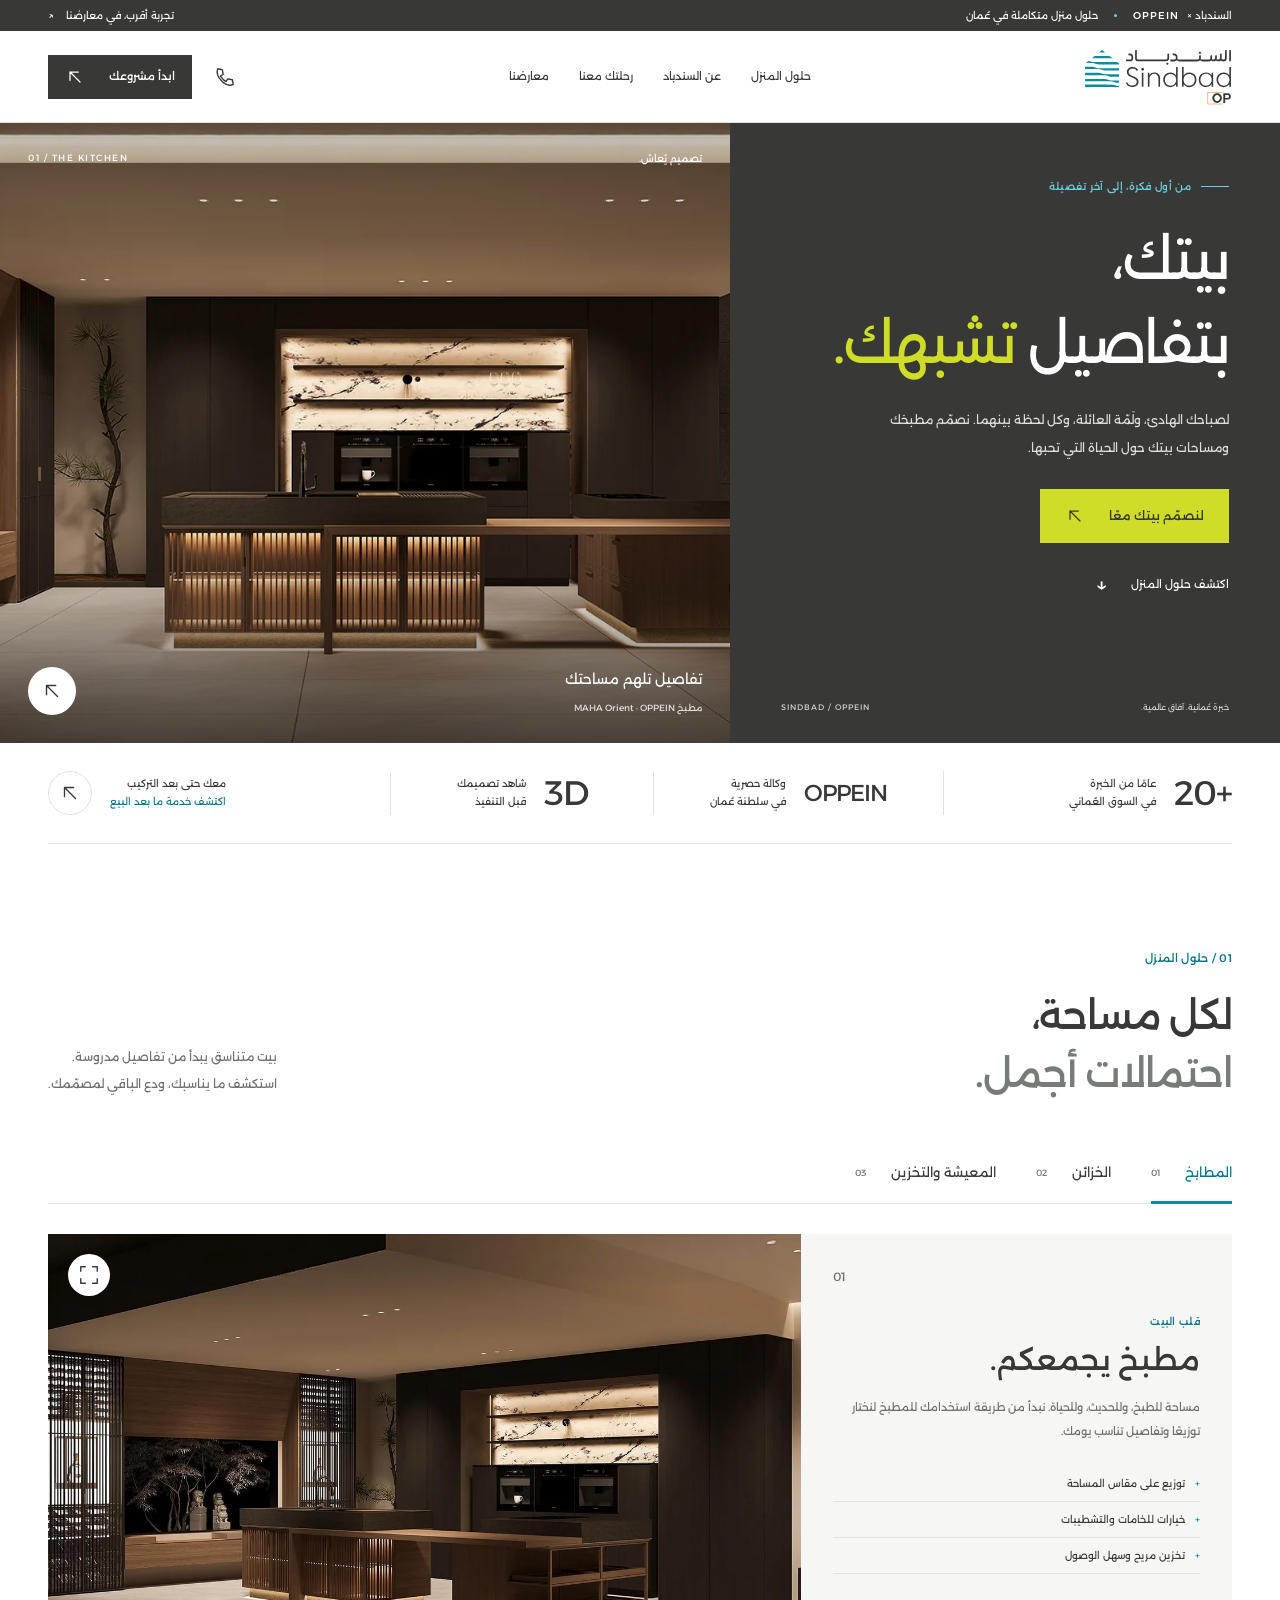
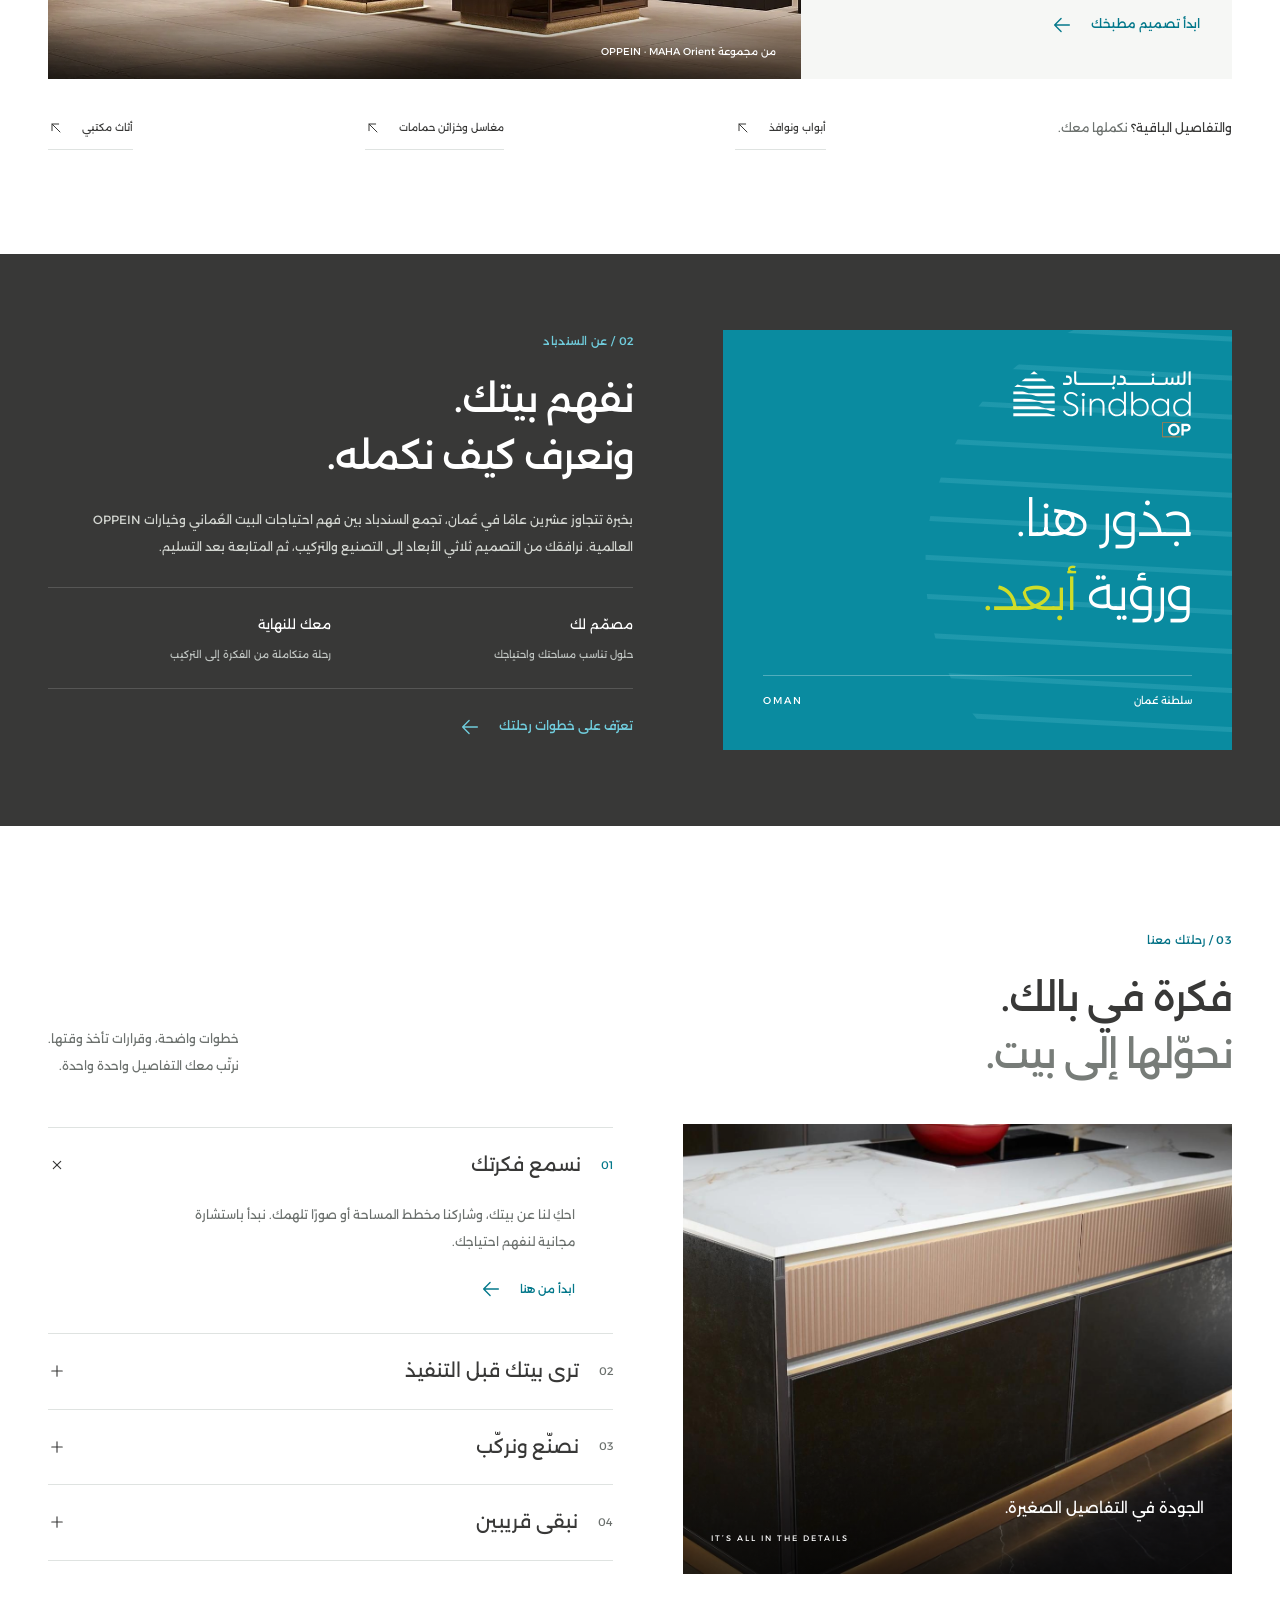
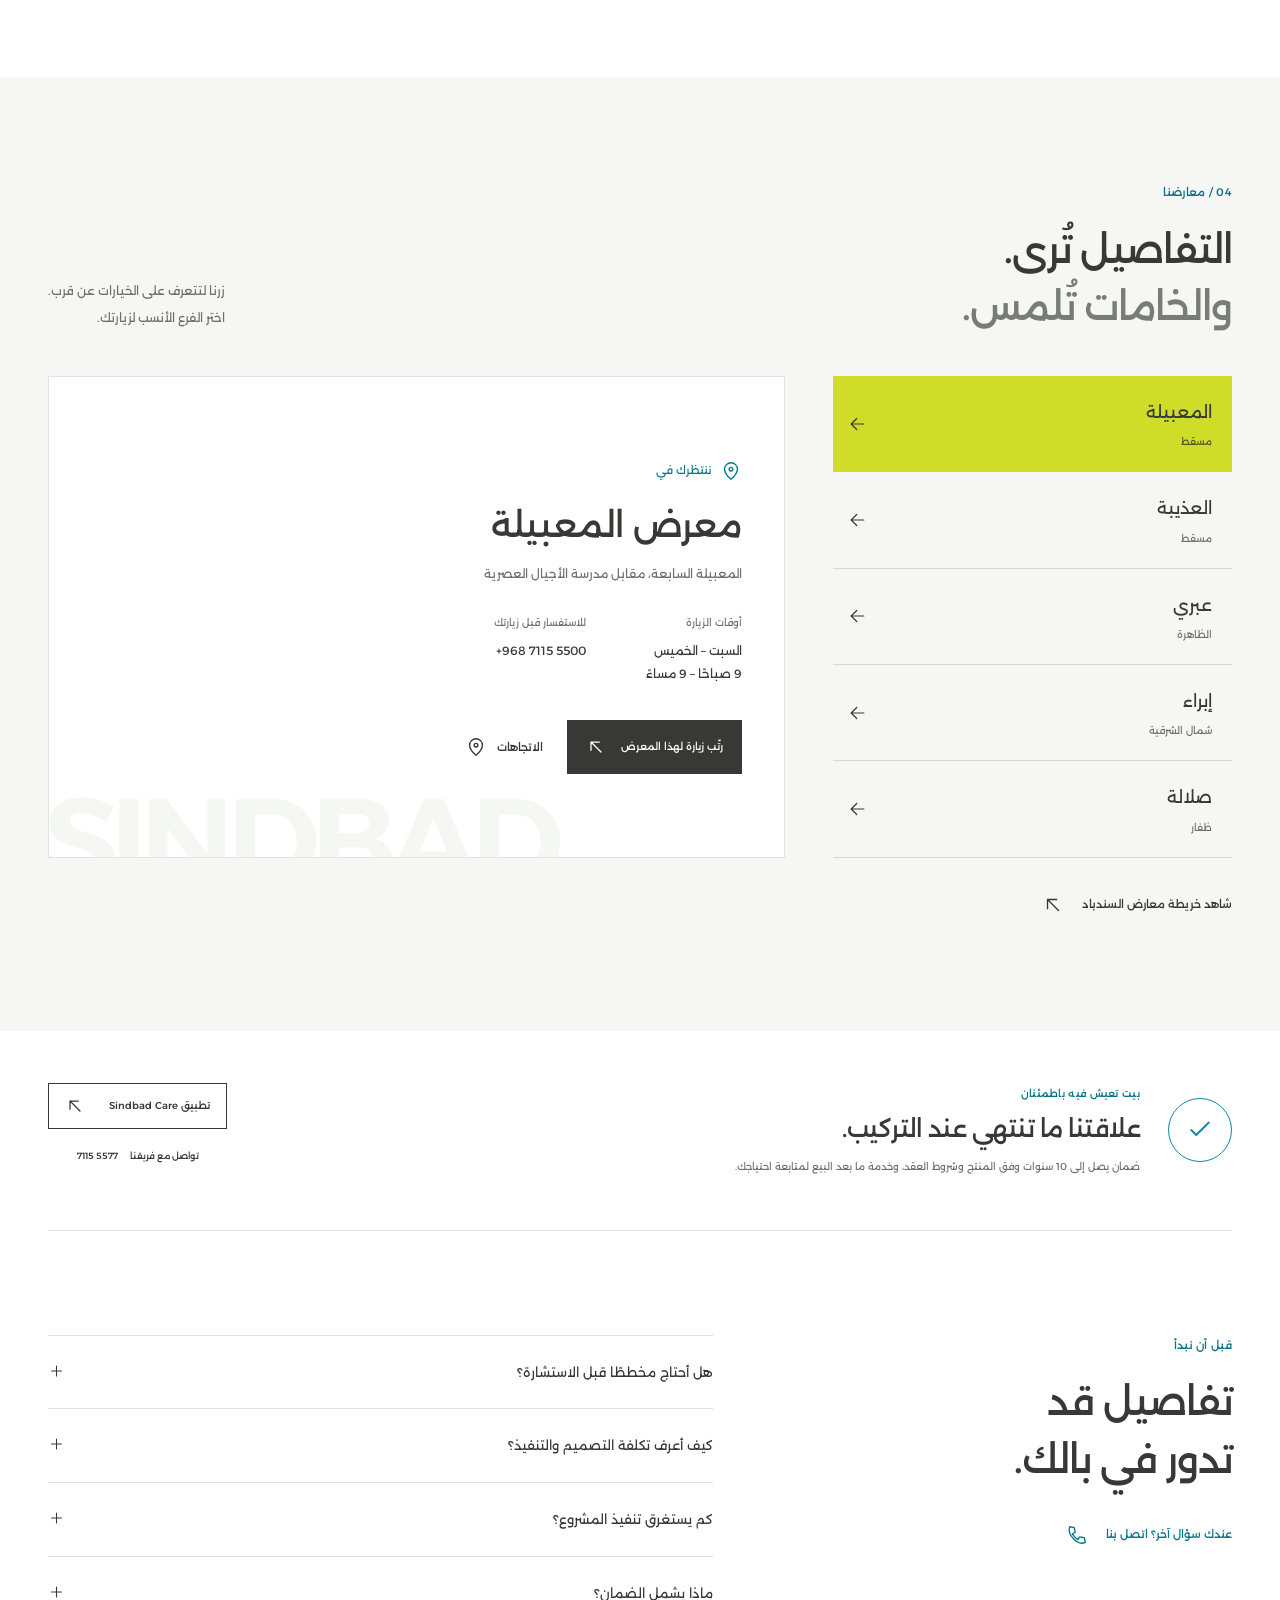
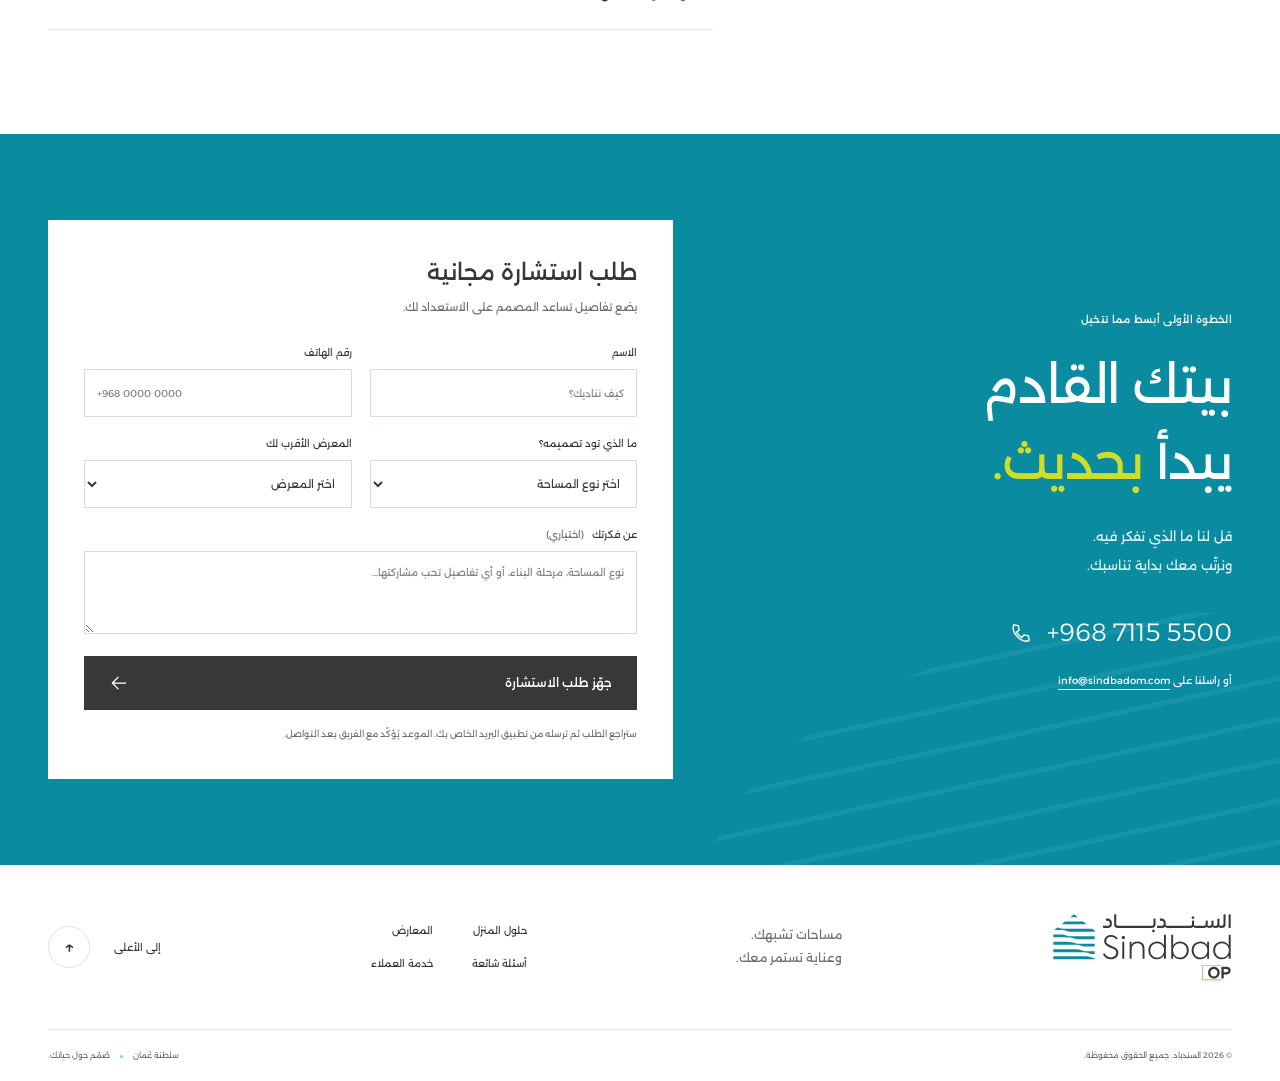
<file: client site/index.html>
<!doctype html>
<html lang="ar" dir="rtl">
<head>
  <meta charset="utf-8">
  <meta name="viewport" content="width=device-width, initial-scale=1">
  <title>السندباد | بيتك، بتفاصيل تشبهك</title>
  <meta name="description" content="السندباد، الوكيل الحصري لـ OPPEIN في سلطنة عُمان. اكتشف المطابخ والخزائن وحلول المنزل، واختر معرضك وابدأ باستشارة مجانية.">
  <meta name="theme-color" content="#383837">
  <link rel="icon" href="../assets/brand/sindbad-symbol.svg" type="image/svg+xml">
  <link rel="preconnect" href="https://fonts.googleapis.com">
  <link rel="preconnect" href="https://fonts.gstatic.com" crossorigin>
  <link href="https://fonts.googleapis.com/css2?family=Alexandria:wght@300;400;500;600;700&display=swap" rel="stylesheet">
  <link rel="preload" href="assets/kitchen-maha.webp" as="image">
  <link rel="stylesheet" href="style.css">
  <script src="main.js" defer></script>
</head>
<body>
<svg class="svg-defs" aria-hidden="true"><defs>
  <symbol id="arrow" viewBox="0 0 24 24"><path d="M20 12H4m7-7-7 7 7 7"/></symbol>
  <symbol id="diagonal" viewBox="0 0 24 24"><path d="M18 18 6 6m0 10V6h10"/></symbol>
  <symbol id="pin" viewBox="0 0 24 24"><path d="M19 10c0 5-7 11-7 11S5 15 5 10a7 7 0 0 1 14 0Z"/><circle cx="12" cy="10" r="2"/></symbol>
  <symbol id="phone" viewBox="0 0 24 24"><path d="m4 3 5 1 1 5-3 2c2 3 3 4 6 6l2-3 5 1 1 5c-8 4-20-8-17-17Z"/></symbol>
  <symbol id="plus" viewBox="0 0 24 24"><path d="M12 5v14M5 12h14"/></symbol>
  <symbol id="close" viewBox="0 0 24 24"><path d="m6 6 12 12M6 18 18 6"/></symbol>
  <symbol id="expand" viewBox="0 0 24 24"><path d="M8 3H3v5m13-5h5v5M3 16v5h5m13-5v5h-5"/></symbol>
  <symbol id="check" viewBox="0 0 24 24"><path d="m5 12 4 4L19 6"/></symbol>
</defs></svg>
<a class="skip" href="#main">تخطَّ إلى المحتوى</a>
<div class="announcement"><span>السندباد × <b dir="ltr">OPPEIN</b> <i></i> حلول منزل متكاملة في عُمان</span><a href="#showrooms">تجربة أقرب، في معارضنا <span aria-hidden="true">↗</span></a></div>
<header class="header" id="header">
  <div class="header-inner container">
    <a href="#home" class="logo" aria-label="السندباد — الرئيسية"><img src="../assets/brand/sindbad-logo-color.svg" width="148" height="56" alt="السندباد Sindbad"></a>
    <nav class="desktop-nav" aria-label="التنقل الرئيسي"><a href="#collections">حلول المنزل</a><a href="#story">عن السندباد</a><a href="#journey">رحلتك معنا</a><a href="#showrooms">معارضنا</a></nav>
    <div class="header-actions"><a class="text-link header-phone" href="tel:+96871155500" aria-label="اتصل بالسندباد على 71155500"><svg><use href="#phone"/></svg></a><a class="button dark small" href="#consultation">ابدأ مشروعك <svg><use href="#diagonal"/></svg></a><button class="menu-toggle" id="menuToggle" aria-expanded="false" aria-controls="mobileMenu" aria-label="فتح القائمة"><span></span><span></span></button></div>
  </div>
  <nav class="mobile-menu" id="mobileMenu" aria-label="التنقل على الهاتف" hidden><a href="#collections">حلول المنزل <span>01</span></a><a href="#story">عن السندباد <span>02</span></a><a href="#journey">رحلتك معنا <span>03</span></a><a href="#showrooms">معارضنا <span>04</span></a><a href="#consultation">طلب استشارة مجانية <svg><use href="#diagonal"/></svg></a><a href="tel:+96871155500"><bdi>+968 7115 5500</bdi><svg><use href="#phone"/></svg></a></nav>
</header>
<main id="main">
  <section class="hero" id="home" aria-labelledby="heroTitle">
    <div class="hero-copy">
      <p class="eyebrow light"><span class="tiny-line"></span> من أول فكرة، إلى آخر تفصيلة</p>
      <h1 id="heroTitle">بيتك،<br>بتفاصيل <em>تشبهك.</em></h1>
      <p class="hero-intro">لصباحك الهادئ، ولَمّة العائلة، وكل لحظة بينهما. نصمّم مطبخك ومساحات بيتك حول الحياة التي تحبها.</p>
      <a class="button lime" href="#consultation">لنصمّم بيتك معًا <svg><use href="#diagonal"/></svg></a>
      <a class="hero-secondary" href="#collections">اكتشف حلول المنزل <span aria-hidden="true">↓</span></a>
      <div class="hero-foot"><span>خبرة عُمانية. آفاق عالمية.</span><span dir="ltr">SINDBAD / OPPEIN</span></div>
    </div>
    <figure class="hero-image"><img src="assets/kitchen-maha.webp" alt="مطبخ MAHA Orient من OPPEIN، بخزائن داكنة وجزيرة خشبية مضاءة" width="1440" height="780" fetchpriority="high"><div class="image-top"><span>تصميم يُعاش.</span><span dir="ltr">01 / THE KITCHEN</span></div><figcaption><span>تفاصيل تلهم مساحتك <small>مطبخ MAHA Orient · OPPEIN</small></span><a href="#collections" aria-label="استكشف تصميم المطابخ" class="circle"><svg><use href="#diagonal"/></svg></a></figcaption></figure>
  </section>
  <div class="trust-strip container" aria-label="السندباد في سطور"><p><strong dir="ltr">20+</strong><span>عامًا من الخبرة<br>في السوق العُماني</span></p><p><strong dir="ltr" class="oppein-word">OPPEIN</strong><span>وكالة حصرية<br>في سلطنة عُمان</span></p><p><strong>3D</strong><span>شاهد تصميمك<br>قبل التنفيذ</span></p><a href="#care"><span>معك حتى بعد التركيب<br><b>اكتشف خدمة ما بعد البيع</b></span><svg><use href="#diagonal"/></svg></a></div>

  <section class="section collections container" id="collections" aria-labelledby="collectionsTitle">
    <div class="section-heading"><div><p class="eyebrow">01 / حلول المنزل</p><h2 id="collectionsTitle">لكل مساحة،<br><span class="muted">احتمالات أجمل.</span></h2></div><p class="section-intro">بيت متناسق يبدأ من تفاصيل مدروسة.<br>استكشف ما يناسبك، ودع الباقي لمصمّمك.</p></div>
    <div class="collection-tabs" role="tablist" aria-label="نوع المساحة"><button id="tab-kitchen" role="tab" aria-controls="collectionPanel" aria-selected="true" data-collection="kitchen">المطابخ <span>01</span></button><button id="tab-wardrobe" role="tab" aria-controls="collectionPanel" aria-selected="false" tabindex="-1" data-collection="wardrobe">الخزائن <span>02</span></button><button id="tab-living" role="tab" aria-controls="collectionPanel" aria-selected="false" tabindex="-1" data-collection="living">المعيشة والتخزين <span>03</span></button></div>
    <div class="collection-panel" id="collectionPanel" role="tabpanel" aria-labelledby="tab-kitchen" tabindex="0">
      <figure class="collection-image"><img id="collectionImage" src="assets/kitchen-detail.webp" alt="مطبخ OPPEIN بجزيرة ممتدة وإضاءة دافئة" width="1440" height="780" loading="lazy"><button id="expandImage" class="circle expand" aria-label="تكبير صورة التصميم"><svg><use href="#expand"/></svg></button><figcaption id="collectionCaption">من مجموعة OPPEIN · MAHA Orient</figcaption></figure>
      <div class="collection-copy"><span class="collection-number" id="collectionNumber">01</span><div><p class="eyebrow" id="collectionLabel">قلب البيت</p><h3 id="collectionTitle">مطبخ يجمعكم.</h3><p id="collectionDescription">مساحة للطبخ، وللحديث، وللحياة. نبدأ من طريقة استخدامك للمطبخ لنختار توزيعًا وتفاصيل تناسب يومك.</p></div><ul class="feature-list" id="collectionFeatures"><li>توزيع على مقاس المساحة</li><li>خيارات للخامات والتشطيبات</li><li>تخزين مريح وسهل الوصول</li></ul><button class="text-link" id="collectionCta" data-interest="مطبخ">ابدأ تصميم مطبخك <svg><use href="#arrow"/></svg></button></div>
    </div>
    <div class="more-solutions"><p>والتفاصيل الباقية؟ <span>نكملها معك.</span></p><button data-interest="أبواب ونوافذ">أبواب ونوافذ <svg><use href="#diagonal"/></svg></button><button data-interest="مغاسل وخزائن حمامات">مغاسل وخزائن حمامات <svg><use href="#diagonal"/></svg></button><button data-interest="أثاث مكتبي">أثاث مكتبي <svg><use href="#diagonal"/></svg></button></div>
  </section>

  <section class="story" id="story" aria-labelledby="storyTitle"><div class="container story-grid"><div class="story-identity"><img src="../assets/brand/sindbad-logo-white.svg" alt="السندباد" width="230" height="87" loading="lazy"><p>جذور هنا.<br>ورؤية <span>أبعد.</span></p><span class="story-location">سلطنة عُمان <span dir="ltr">OMAN</span></span></div><div class="story-content"><p class="eyebrow light">02 / عن السندباد</p><h2 id="storyTitle">نفهم بيتك.<br>ونعرف كيف نكمله.</h2><p>بخبرة تتجاوز عشرين عامًا في عُمان، تجمع السندباد بين فهم احتياجات البيت العُماني وخيارات OPPEIN العالمية. نرافقك من التصميم ثلاثي الأبعاد إلى التصنيع والتركيب، ثم المتابعة بعد التسليم.</p><div class="story-details"><div><strong>مصمّم لك</strong><span>حلول تناسب مساحتك واحتياجك</span></div><div><strong>معك للنهاية</strong><span>رحلة متكاملة من الفكرة إلى التركيب</span></div></div><a href="#journey" class="text-link light-link">تعرّف على خطوات رحلتك <svg><use href="#arrow"/></svg></a></div></div></section>

  <section class="section container journey" id="journey" aria-labelledby="journeyTitle"><div class="section-heading"><div><p class="eyebrow">03 / رحلتك معنا</p><h2 id="journeyTitle">فكرة في بالك.<br><span class="muted">نحوّلها إلى بيت.</span></h2></div><p class="section-intro">خطوات واضحة، وقرارات تأخذ وقتها.<br>نرتّب معك التفاصيل واحدة واحدة.</p></div><div class="journey-grid"><figure class="detail-photo"><img src="../assets/images/kitchen.jpg" alt="تفاصيل واجهة جزيرة مطبخ مع إضاءة مدمجة وسطح رخامي" width="1600" height="1000" loading="lazy"><figcaption><span>الجودة في التفاصيل الصغيرة.</span><span dir="ltr">IT’S ALL IN THE DETAILS</span></figcaption></figure><div class="steps"><details name="journey" open><summary><span class="step-no">01</span><h3>نسمع فكرتك</h3><svg><use href="#plus"/></svg></summary><div class="step-body"><p>احكِ لنا عن بيتك، وشاركنا مخطط المساحة أو صورًا تلهمك. نبدأ باستشارة مجانية لنفهم احتياجك.</p><a href="#consultation" class="text-link">ابدأ من هنا <svg><use href="#arrow"/></svg></a></div></details><details name="journey"><summary><span class="step-no">02</span><h3>ترى بيتك قبل التنفيذ</h3><svg><use href="#plus"/></svg></summary><div class="step-body"><p>نطوّر التصميم ثلاثي الأبعاد معك، ونراجع توزيع المساحة والخامات والتفاصيل قبل اعتماد التصميم وعرض السعر.</p></div></details><details name="journey"><summary><span class="step-no">03</span><h3>نصنّع ونركّب</h3><svg><use href="#plus"/></svg></summary><div class="step-body"><p>بعد اعتماد المقاسات والتفاصيل، تبدأ مرحلة التصنيع ثم تنسيق التركيب. يتحدد الجدول الزمني معك بحسب نطاق مشروعك.</p></div></details><details name="journey"><summary><span class="step-no">04</span><h3>نبقى قريبين</h3><svg><use href="#plus"/></svg></summary><div class="step-body"><p>خدمة ما بعد البيع جزء من الرحلة. تواصل مع فريقنا للصيانة والاستفسارات عن الضمان الخاص بمنتجك.</p><a href="#care" class="text-link">خدمة العملاء <svg><use href="#arrow"/></svg></a></div></details></div></div></section>

  <section class="showrooms section" id="showrooms" aria-labelledby="showroomsTitle"><div class="container"><div class="section-heading"><div><p class="eyebrow">04 / معارضنا</p><h2 id="showroomsTitle">التفاصيل تُرى.<br><span class="muted">والخامات تُلمس.</span></h2></div><p class="section-intro">زرنا لتتعرف على الخيارات عن قرب.<br>اختر الفرع الأنسب لزيارتك.</p></div><div class="showroom-layout"><div class="branch-picker" role="tablist" aria-label="اختر المعرض" aria-orientation="vertical"><button id="branch-0" role="tab" data-branch="0" aria-selected="true" aria-controls="branchPanel"><span><b>المعبيلة</b><small>مسقط</small></span><svg><use href="#arrow"/></svg></button><button id="branch-1" role="tab" data-branch="1" aria-selected="false" tabindex="-1" aria-controls="branchPanel"><span><b>العذيبة</b><small>مسقط</small></span><svg><use href="#arrow"/></svg></button><button id="branch-2" role="tab" data-branch="2" aria-selected="false" tabindex="-1" aria-controls="branchPanel"><span><b>عبري</b><small>الظاهرة</small></span><svg><use href="#arrow"/></svg></button><button id="branch-3" role="tab" data-branch="3" aria-selected="false" tabindex="-1" aria-controls="branchPanel"><span><b>إبراء</b><small>شمال الشرقية</small></span><svg><use href="#arrow"/></svg></button><button id="branch-4" role="tab" data-branch="4" aria-selected="false" tabindex="-1" aria-controls="branchPanel"><span><b>صلالة</b><small>ظفار</small></span><svg><use href="#arrow"/></svg></button></div><div class="branch-panel" id="branchPanel" role="tabpanel" aria-labelledby="branch-0" tabindex="0"><div class="branch-heading"><svg><use href="#pin"/></svg><span>ننتظرك في</span></div><h3 id="branchName">معرض المعبيلة</h3><p id="branchAddress">المعبيلة السابعة، مقابل مدرسة الأجيال العصرية</p><dl><div><dt>أوقات الزيارة</dt><dd>السبت – الخميس<br>9 صباحًا – 9 مساءً</dd></div><div><dt>للاستفسار قبل زيارتك</dt><dd><a href="tel:+96871155500" dir="ltr">+968 7115 5500</a></dd></div></dl><div class="branch-actions"><button class="button dark" id="bookBranch">رتّب زيارة لهذا المعرض <svg><use href="#diagonal"/></svg></button><a id="branchMap" href="https://www.google.com/maps/search/?api=1&amp;query=Sindbad%20Mabela%20Oman" target="_blank" rel="noopener" class="text-link">الاتجاهات <svg><use href="#pin"/></svg></a></div><span class="branch-watermark" aria-hidden="true">SINDBAD</span></div></div><a class="all-branches text-link" href="https://www.google.com/maps/d/u/0/viewer?mid=1EFI4TSnIcKnIwLoCsuzvZSDMNwY5Bm4" target="_blank" rel="noopener">شاهد خريطة معارض السندباد <svg><use href="#diagonal"/></svg></a></div></section>

  <section class="care container" id="care"><div class="care-mark" aria-hidden="true"><svg><use href="#check"/></svg></div><div><p class="eyebrow">بيت تعيش فيه باطمئنان</p><h2>علاقتنا ما تنتهي عند التركيب.</h2><p>ضمان يصل إلى 10 سنوات وفق المنتج وشروط العقد، وخدمة ما بعد البيع لمتابعة احتياجك.</p></div><div class="care-actions"><a class="button outline" href="https://play.google.com/store/apps/details?id=om.sindbad.app" target="_blank" rel="noopener">تطبيق Sindbad Care <svg><use href="#diagonal"/></svg></a><a class="text-link" href="tel:+96871155577">تواصل مع فريقنا <bdi>7115 5577</bdi></a></div></section>

  <section class="section container faq" id="faq"><div><p class="eyebrow">قبل أن نبدأ</p><h2>تفاصيل قد<br>تدور في بالك.</h2><a class="text-link" href="tel:+96871155500">عندك سؤال آخر؟ اتصل بنا <svg><use href="#phone"/></svg></a></div><div class="faq-list"><details><summary>هل أحتاج مخططًا قبل الاستشارة؟<svg><use href="#plus"/></svg></summary><p>المخطط أو المقاسات التقريبية والصور تساعدنا على فهم المساحة. وإذا لم تتوفر، ابدأ بالحديث مع المصمم عن فكرتك والخطوة المناسبة لمشروعك.</p></details><details><summary>كيف أعرف تكلفة التصميم والتنفيذ؟<svg><use href="#plus"/></svg></summary><p>تختلف التكلفة بحسب المساحة والخامات والتجهيزات. نبدأ باستشارة مجانية، ثم يناقش معك الفريق عرض السعر بناءً على احتياجاتك والتصميم المختار.</p></details><details><summary>كم يستغرق تنفيذ المشروع؟<svg><use href="#plus"/></svg></summary><p>المدة تعتمد على المنتجات والتخصيص وحجم المشروع. اطلب من فريقك الجدول المتوقع للتصنيع والتوريد والتركيب قبل اعتماد الطلب.</p></details><details><summary>ماذا يشمل الضمان؟<svg><use href="#plus"/></svg></summary><p>يصل الضمان إلى عشر سنوات، ويختلف نطاقه ومدته بحسب المنتج وبنود العقد. راجع تفاصيل التغطية والعناية مع الفريق عند اختيارك.</p></details></div></section>

  <section class="consultation" id="consultation" aria-labelledby="consultationTitle"><div class="container consultation-grid"><div class="consultation-copy"><p class="eyebrow light">الخطوة الأولى أبسط مما تتخيل</p><h2 id="consultationTitle">بيتك القادم<br>يبدأ <em>بحديث.</em></h2><p>قل لنا ما الذي تفكر فيه.<br>ونرتّب معك بداية تناسبك.</p><a class="consultation-phone" href="tel:+96871155500"><svg><use href="#phone"/></svg><bdi>+968 7115 5500</bdi></a><span>أو راسلنا على <a href="mailto:info@sindbadom.com">info@sindbadom.com</a></span></div><form id="consultationForm" class="consultation-form" novalidate><h3>طلب استشارة مجانية</h3><p>بضع تفاصيل تساعد المصمم على الاستعداد لك.</p><div class="field-row"><label for="clientName">الاسم<input id="clientName" name="name" autocomplete="name" placeholder="كيف نناديك؟" maxlength="80" required></label><label for="clientPhone">رقم الهاتف<input id="clientPhone" name="phone" type="tel" inputmode="tel" autocomplete="tel" dir="ltr" placeholder="+968 0000 0000" maxlength="24" required></label></div><div class="field-row"><label for="clientInterest">ما الذي تود تصميمه؟<select id="clientInterest" name="interest" required><option value="">اختر نوع المساحة</option>مطبخ</option><option>خزائن وغرفة ملابس</option><option>معيشة وتخزين</option><option>أبواب ونوافذ</option><option>مغاسل وخزائن حمامات</option><option>أثاث مكتبي</option><option>منزل متكامل</option><option>أحتاج مساعدة في الاختيار</option></select></label><label for="clientBranch">المعرض الأقرب لك<select id="clientBranch" name="branch" required><option value="">اختر المعرض</option>المعبيلة</option><option>العذيبة</option><option>عبري</option><option>إبراء</option><option>صلالة</option><option>أفضل التواصل أولًا</option></select></label></div><label for="clientNotes">عن فكرتك <span class="optional">(اختياري)</span><textarea id="clientNotes" name="notes" rows="2" maxlength="1000" placeholder="نوع المساحة، مرحلة البناء، أو أي تفاصيل تحب مشاركتها..."></textarea></label><p class="form-error" id="formError" role="alert"></p><button class="button dark form-submit" type="submit">جهّز طلب الاستشارة <svg><use href="#arrow"/></svg></button><p class="form-note">ستراجع الطلب ثم ترسله من تطبيق البريد الخاص بك. الموعد يُؤكّد مع الفريق بعد التواصل.</p><noscript><p>لطلب استشارة، اتصل على <a href="tel:+96871155500">71155500</a> أو راسل <a href="mailto:info@sindbadom.com">info@sindbadom.com</a>.</p></noscript></form></div></section>
</main>
<footer class="footer"><div class="container footer-top"><a class="logo" href="#home" aria-label="العودة إلى البداية"><img src="../assets/brand/sindbad-logo-color.svg" width="180" height="68" alt="السندباد Sindbad" loading="lazy"></a><p>مساحات تشبهك.<br>وعناية تستمر معك.</p><nav aria-label="روابط التذييل"><a href="#collections">حلول المنزل</a><a href="#showrooms">المعارض</a><a href="#faq">أسئلة شائعة</a><a href="#care">خدمة العملاء</a></nav><a href="#home" class="back-top">إلى الأعلى <span aria-hidden="true">↑</span></a></div><div class="container footer-bottom"><span>© <span id="year">2026</span> السندباد. جميع الحقوق محفوظة.</span><span>سلطنة عُمان <i></i> صُمّم حول حياتك.</span></div></footer>
<div class="mobile-contact" id="mobileContact"><a href="#consultation">ابدأ باستشارة مجانية <svg><use href="#diagonal"/></svg></a><a href="tel:+96871155500" aria-label="اتصل بالسندباد"><svg><use href="#phone"/></svg></a></div>
<dialog id="imageDialog" class="image-dialog" aria-labelledby="imageDialogCaption"><button class="dialog-close" data-close aria-label="إغلاق الصورة"><svg><use href="#close"/></svg></button><img id="dialogImage" src="assets/kitchen-detail.webp" alt=""><p id="imageDialogCaption">تصميم من OPPEIN</p></dialog>
<dialog id="requestDialog" class="request-dialog" aria-labelledby="requestTitle"><button class="dialog-close" data-close aria-label="إغلاق مراجعة الطلب"><svg><use href="#close"/></svg></button><p class="eyebrow">خطوة أخيرة</p><h2 id="requestTitle">طلبك جاهز للمراجعة.</h2><p>لم يُرسل بعد. افتح تطبيق بريدك لإتمام الإرسال إلى فريق السندباد.</p><pre id="requestSummary"></pre><a class="button dark" id="sendEmail" href="mailto:info@sindbadom.com">فتح البريد لإرسال الطلب <svg><use href="#diagonal"/></svg></a><button class="text-link copy-request" id="copyRequest">نسخ تفاصيل الطلب</button><p id="copyStatus" role="status"></p><p class="request-help">إذا لم يفتح تطبيق البريد، انسخ التفاصيل وأرسلها إلى <a href="mailto:info@sindbadom.com">info@sindbadom.com</a>، أو اتصل على <a href="tel:+96871155500">71155500</a>.</p></dialog>
</body>
</html>
</file>
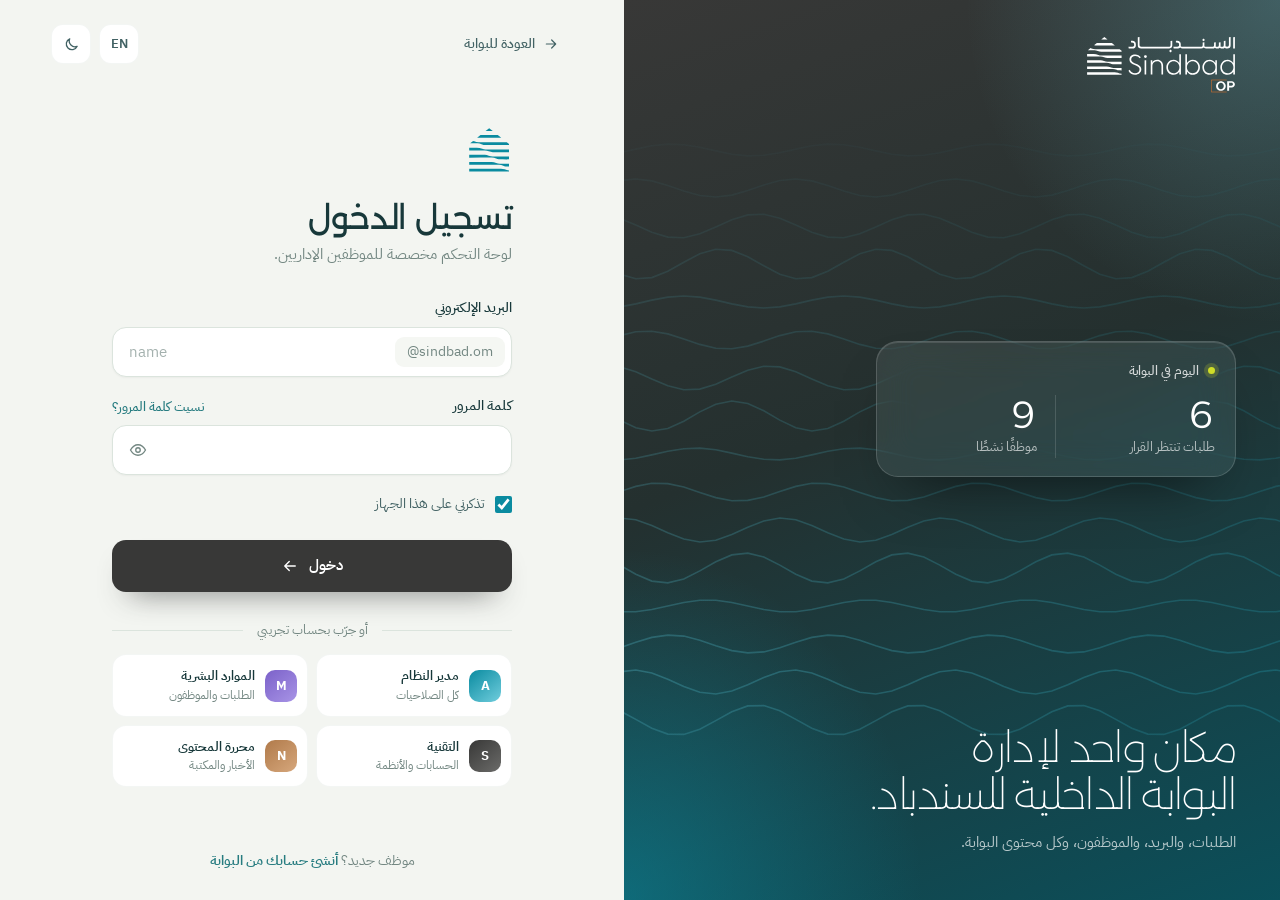
<file: dashboard/index.html>
<!doctype html>
<html lang="ar" dir="rtl">
<head>
<meta charset="utf-8">
<meta name="viewport" content="width=device-width, initial-scale=1">
<title>Sindbad Dashboard</title>
<meta name="description" content="لوحة تحكم البوابة الداخلية للسندباد">
<link rel="icon" href="../assets/brand/sindbad-symbol.svg" type="image/svg+xml">
<link rel="preconnect" href="https://fonts.googleapis.com">
<link rel="preconnect" href="https://fonts.gstatic.com" crossorigin>
<link href="https://fonts.googleapis.com/css2?family=Alexandria:wght@200;300;400;500;600&family=IBM+Plex+Sans+Arabic:wght@300;400;500;600;700&display=swap" rel="stylesheet">
<link rel="stylesheet" href="dashboard.css">
<link rel="stylesheet" href="ux.css">
<link rel="stylesheet" href="theme.css">
<link rel="stylesheet" href="studio.css">
<script>try{const t=localStorage.getItem("sbd_theme");if(t)document.documentElement.dataset.theme=t}catch(e){}</script>
</head>
<body>
<div id="root"></div>
<div class="scrim" id="scrim"></div>
<aside class="drawer" id="drawer" role="dialog" aria-modal="true" aria-labelledby="dTitle"><div class="dh"><div><h2 id="dTitle"></h2><small id="dSub"></small></div><button class="btn o icon" id="dClose" aria-label="Close"></button></div><div class="db" id="dBody"></div><div class="df" id="dFoot" hidden></div></aside>
<dialog id="pal"><div class="pal"><div class="q"><span id="palI"></span><input id="palQ" autocomplete="off" aria-label="Search"></div><ul id="palL"></ul></div></dialog>
<dialog id="cfm"><div class="cfm"><h3 id="cfmT"></h3><p class="muted" id="cfmP" style="margin:0"></p><div style="display:flex;gap:10px;justify-content:flex-end;margin-top:20px"><button class="btn o" id="cfmN"></button><button class="btn" id="cfmY" style="background:#D93B41;color:#fff"></button></div></div></dialog>
<div class="toast" id="toast" role="status"></div>
<script src="../assets/js/store.js"></script>
<script src="dashboard.js"></script>
<script src="../assets/js/accessibility.js"></script>
</body>
</html>
</file>
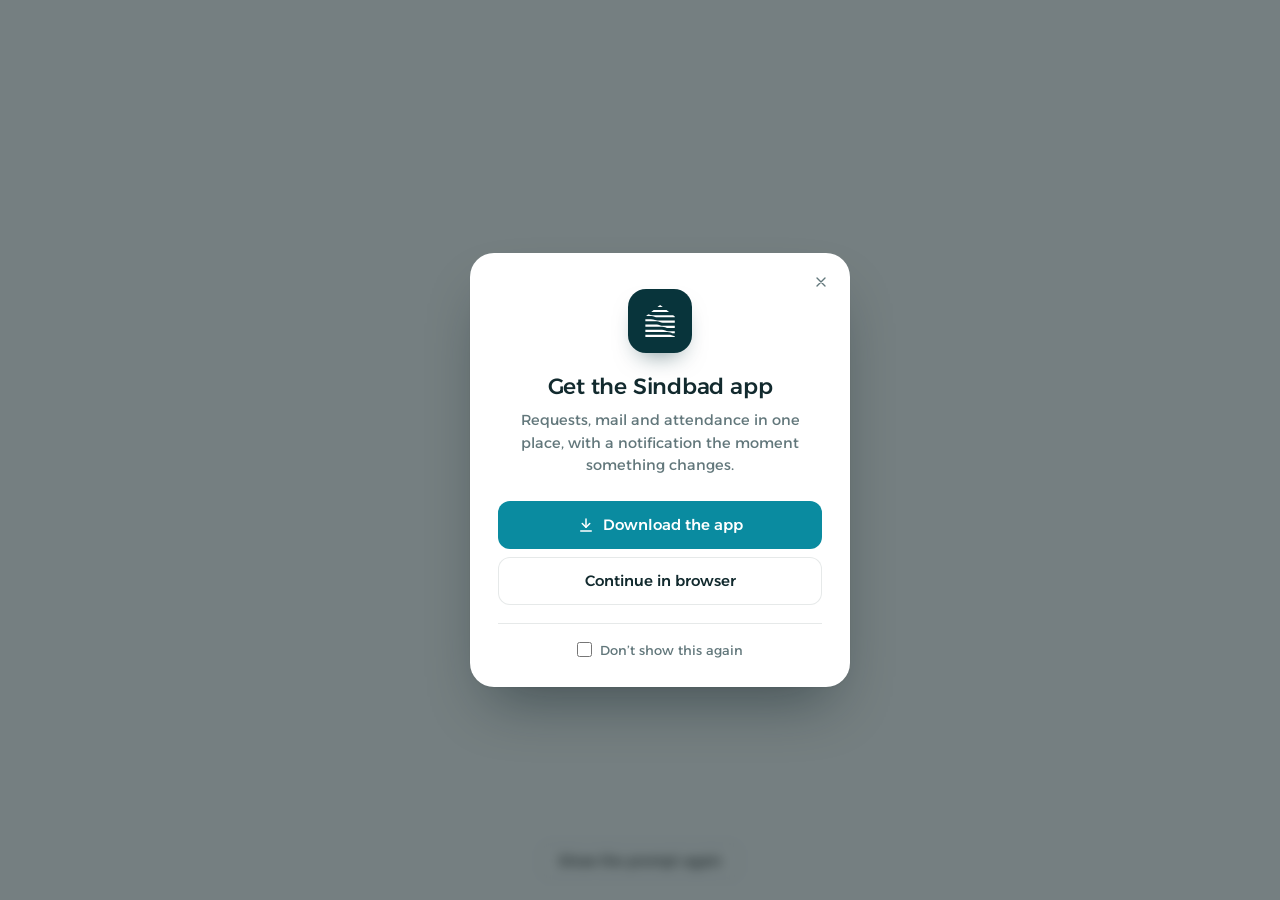
<file: pop.html>
<!doctype html>
<html lang="en" dir="ltr">
<head>
<meta charset="utf-8">
<meta name="viewport" content="width=device-width, initial-scale=1, viewport-fit=cover">
<title>Sindbad App Prompt</title>
<link rel="preconnect" href="https://fonts.googleapis.com">
<link rel="preconnect" href="https://fonts.gstatic.com" crossorigin>
<link href="https://fonts.googleapis.com/css2?family=Alexandria:wght@300;400;500&family=IBM+Plex+Sans+Arabic:wght@400;500;600&display=swap" rel="stylesheet">
<link rel="stylesheet" href="pop.css">
</head>
<body>

<!-- ============ Sindbad app prompt: copy from here ============ -->
<div class="sbp" id="sbAppPrompt" role="dialog" aria-modal="true" aria-labelledby="sbpTitle" aria-describedby="sbpDesc" hidden>
  <div class="sbp-backdrop" data-sbp-browser aria-hidden="true"></div>

  <div class="sbp-card">
    <button type="button" class="sbp-close" data-sbp-browser aria-label="Close and continue in browser">
      <svg viewBox="0 0 24 24" fill="none" stroke="currentColor" stroke-width="2" stroke-linecap="round" aria-hidden="true"><path d="M6 6l12 12M18 6 6 18"/></svg>
    </button>

    <div class="sbp-icon" aria-hidden="true">
      <img src="assets/brand/sindbad-symbol.svg" alt="">
    </div>

    <h2 id="sbpTitle">Get the Sindbad app</h2>
    <p id="sbpDesc">Requests, mail and attendance in one place, with a notification the moment something changes.</p>

    <div class="sbp-actions">
      <button type="button" class="sbp-btn sbp-primary" data-sbp-download>
        <svg viewBox="0 0 24 24" fill="none" stroke="currentColor" stroke-width="2" stroke-linecap="round" stroke-linejoin="round" aria-hidden="true"><path d="M12 4v11"/><path d="m7 10 5 5 5-5"/><path d="M5 20h14"/></svg>
        <span>Download the app</span>
      </button>
      <button type="button" class="sbp-btn sbp-secondary" data-sbp-browser>Continue in browser</button>
    </div>

    <p class="sbp-status" id="sbpStatus" role="status"></p>

    <label class="sbp-remember"><input type="checkbox" id="sbpRemember"><span>Don’t show this again</span></label>
  </div>
</div>
<!-- ============ Sindbad app prompt: copy until here ============ -->

<!-- Preview page only: always show the prompt here. Do not copy this line. -->
<script>window.SindbadAppPromptConfig = { alwaysShow: true };</script>
<button type="button" data-sbp-open style="position:fixed;bottom:20px;left:50%;transform:translateX(-50%);padding:10px 18px;border-radius:10px;border:1px solid #ccd;background:#fff;font:500 14px system-ui;cursor:pointer">Show the prompt again</button>
<script src="pop.js"></script>
</body>
</html>
</file>
<file: assets/css/portal-ux.css>
/* Employee-first navigation and daily workspace, preserving Sindbad's visual language. */
#menuBtn{display:inline-grid;place-items:center;place-content:center}
.mmenu{z-index:78;overscroll-behavior:contain}
.mmenu:not(.open){visibility:hidden}
.mmenu.open{visibility:visible}
.hero.hero-entering h1 span,.hero.hero-entering .ask,.hero.hero-entering .hsearch,.hero.hero-entering .pop,.hero.hero-entering .meta,.hero.hero-entering .pray{animation:none;opacity:1}
.hero .slats{display:none}
.hero{min-height:0}
.hgrid{align-items:center;padding-top:calc(var(--hh) + 36px);padding-bottom:28px;gap:40px}
.hero h1{font-size:clamp(36px,4.3vw,64px);line-height:1.25;margin:20px 0 14px}
.hero h1 span{display:inline}
.hero h1 .l2{margin-inline-start:.22em}
.hero .ask{max-width:54ch;font-size:16px}
.hbar{padding-bottom:30px}
.today{padding:22px}
.today .trules{font-size:12px}
.workspace{padding-top:30px}
.workspace-title{display:flex;justify-content:space-between;align-items:center;gap:12px;margin-bottom:14px}
.workspace-title h2{font-size:22px;font-weight:500;margin:0}
.workspace-title>span{font-size:13px;color:var(--muted)}
.work-grid{display:grid;grid-template-columns:repeat(4,minmax(0,1fr));gap:14px}
.work-card{font:inherit;text-align:start;display:flex;flex-direction:column;gap:8px;min-width:0;padding:20px;border:1px solid var(--line);border-radius:20px;background:var(--surface);color:var(--ink);cursor:pointer;transition:border-color .2s,box-shadow .2s}
.work-card:hover{border-color:#0A8BA0;box-shadow:0 6px 24px #08343b0b}
.work-top{display:flex;align-items:center;justify-content:space-between;color:var(--primary,#0A8BA0)}
.work-top svg{width:24px;height:24px}.work-top b{font-size:30px;line-height:1;font-weight:500;font-variant-numeric:tabular-nums}
.work-card strong{font-size:14px;font-weight:500}.work-link{display:flex;align-items:center;gap:8px;font-size:12px;color:var(--muted)}.work-link svg{width:15px;height:15px}
.qs{margin-top:20px;box-shadow:none;border-radius:20px}.qs>*{padding:18px 14px}
.directory-tools{display:grid;grid-template-columns:minmax(0,1fr) minmax(200px,280px);gap:16px;padding:20px;background:var(--surface);border:1px solid var(--line);border-radius:20px;margin-bottom:20px}
.directory-tools label{display:grid;gap:7px;font-size:13px;color:var(--muted)}
.people-grid{display:grid;grid-template-columns:repeat(3,minmax(0,1fr));gap:18px}
.person-card{display:flex;flex-direction:column;align-items:flex-start;gap:14px;padding:24px;border-radius:20px;border:1px solid var(--line);background:var(--surface);min-width:0}
.person-head{display:flex;align-items:center;gap:12px;min-width:0}.person-head>div{min-width:0}.person-head h2{font-size:17px;font-weight:500;margin:0;line-height:1.7}.person-head p{font-size:13px;color:var(--muted);margin:0}
.person-meta{display:flex;gap:10px;flex-wrap:wrap;font-size:12px;color:var(--muted)}.person-email{font-size:12px;overflow-wrap:anywhere;max-width:100%;color:var(--muted)}.person-card .btn{margin-top:auto}
.dept-directory{margin:40px 0}.dept-directory h2{font-size:22px;font-weight:500}
.dept-grid{display:grid;grid-template-columns:repeat(3,minmax(0,1fr));gap:12px}
.dept-contact{font:inherit;text-align:start;display:flex;align-items:center;gap:12px;background:var(--surface);border:1px solid var(--line);border-radius:16px;padding:16px;color:var(--ink);cursor:pointer;min-width:0}.dept-contact:hover{border-color:#0A8BA0}.dept-contact .ci{display:grid;place-items:center;border-radius:12px;width:40px;height:40px;color:#fff;flex-shrink:0}.dept-contact svg{width:20px;height:20px}.dept-contact>svg{margin-inline-start:auto;flex-shrink:0}.dept-contact b{font-size:13px;font-weight:500;display:block}.dept-contact small{font-size:11px;color:var(--muted);display:block;margin-top:3px;overflow-wrap:anywhere}
.mail-scope{font-size:12px;color:var(--muted);line-height:1.8;margin:0 0 14px;padding:10px 14px;border-inline-start:3px solid #0A8BA0;background:var(--surface);border-radius:8px}
.reply-to{font-size:12px;color:var(--muted);padding:10px 12px 0;overflow-wrap:anywhere}
.chain{flex-wrap:wrap}.chain+p{line-height:1.9}
.drawer:not(.open){visibility:hidden}.drawer.open{visibility:visible}
.skip-link{position:fixed;top:8px;inset-inline-start:12px;z-index:10000;transform:translateY(-150%);background:#fff;color:#08343b;padding:12px 18px;border-radius:10px}.skip-link:focus{transform:none}
:focus-visible{outline:3px solid #0A8BA0;outline-offset:4px}
@media(max-width:1000px){.people-grid,.dept-grid{grid-template-columns:repeat(2,minmax(0,1fr))}.work-card{padding:16px}.hgrid{gap:26px}.hero h1{font-size:42px}}
@media(max-width:820px){.hero h1{font-size:36px}.hgrid{padding-top:calc(var(--hh) + 28px);padding-bottom:20px}.hbar{padding-bottom:22px}.today .trules{display:none}.work-grid{grid-template-columns:repeat(2,minmax(0,1fr))}.workspace-title>span{display:none}.directory-tools{grid-template-columns:1fr}.directory-tools .inp{width:100%}}
@media(max-width:560px){.people-grid,.dept-grid{grid-template-columns:1fr}.work-card{padding:16px 12px}.work-card strong{font-size:12px}.work-link{font-size:10px}.work-top b{font-size:27px}.workspace{padding-top:24px}.hbar{padding-bottom:24px}.person-card{padding:20px}.hero .ask{font-size:14px}.mail-scope{font-size:11px}.hero .hsearch .t{font-size:12px}}
@media(prefers-reduced-motion:reduce){*,*::before,*::after{scroll-behavior:auto!important;animation-duration:.01ms!important;transition-duration:.01ms!important}}
@media(max-width:600px){.mrh{flex-direction:column;align-items:stretch;gap:10px}.mrh>.acts{justify-content:flex-end}.mrh h2{font-size:18px;line-height:1.7}}

/* Employee of the month — editorial award card */
.eom{position:relative;isolation:isolate;overflow:hidden;margin-top:28px;border-radius:28px;color:#fff;display:grid;grid-template-columns:auto minmax(0,1fr) auto;gap:40px;align-items:center;padding:32px 40px;background:radial-gradient(60% 120% at 100% 0%,rgba(207,221,40,.14),transparent 60%),radial-gradient(55% 120% at 0% 100%,rgba(176,122,74,.30),transparent 60%),linear-gradient(135deg,#0B4650 0%,#062A30 100%);box-shadow:0 30px 60px -34px rgba(8,52,59,.7)}
.eom-waves{position:absolute;inset:auto -10% -35% -10%;height:95%;opacity:.3;z-index:-1;pointer-events:none;-webkit-mask-image:linear-gradient(0deg,#000 10%,transparent 85%);mask-image:linear-gradient(0deg,#000 10%,transparent 85%)}
.eom-waves svg{width:100%;height:100%}
.eom-photo{position:relative;width:172px;aspect-ratio:4/5;border-radius:28px;padding:4px;background:conic-gradient(from 210deg,var(--lime),var(--aqua),var(--bronze),var(--lime));box-shadow:0 26px 44px -22px rgba(0,0,0,.65)}
.eom-photo>img,.eom-photo>span{width:100%;height:100%;border-radius:24px;object-fit:cover;display:grid;place-items:center;background:radial-gradient(120% 90% at 30% 10%,#1A8A98,#073A42);font-family:var(--display);font-weight:200;font-size:84px;line-height:1;color:#fff;border:3px solid #062A30}
.eom-badge{position:absolute;bottom:-14px;inset-inline-end:-14px;width:52px;height:52px;border-radius:50%;background:var(--lime);color:#1A1F00;display:grid;place-items:center;box-shadow:0 0 0 6px #08404A,0 10px 24px -8px rgba(207,221,40,.6)}
.eom-badge svg{width:24px;height:24px;fill:currentColor}
.eom-body{min-width:0}
.eom-kicker{display:inline-flex;align-items:center;gap:10px;font-size:13px;font-weight:600;color:var(--lime);letter-spacing:.03em}
.eom-kicker i{width:26px;height:2px;background:var(--lime);border-radius:2px}
.eom h3{margin:10px 0 6px;font-family:var(--display);font-weight:300;font-size:clamp(30px,3.4vw,46px);line-height:1.15;color:#fff;letter-spacing:-.01em}
.eom-role{margin:0;display:flex;gap:10px;flex-wrap:wrap;align-items:center;color:rgba(255,255,255,.76);font-size:15.5px}
.eom-role span{color:var(--bronze);font-size:12px}
.eom blockquote{margin:20px 0 0;padding-inline-start:18px;border-inline-start:2px solid rgba(207,221,40,.55);font-size:15.5px;line-height:1.9;color:rgba(255,255,255,.88);max-width:60ch}
.eom-acts{display:flex;gap:10px;flex-wrap:wrap;margin-top:22px}
.eom-acts:empty{display:none}
.eom-btn{background:#fff;color:#08343B;height:44px;padding:0 20px}
.eom-btn:hover{background:var(--lime);color:#1A1F00}
.eom-btn svg{color:#E5484D}
.eom-you{display:inline-flex;gap:8px;align-items:center;padding:9px 16px;border-radius:999px;background:rgba(207,221,40,.16);color:var(--lime);font-weight:600;font-size:13.5px}
.eom-you svg{width:17px;height:17px}
.eom-month{display:grid;justify-items:center;text-align:center;gap:2px;padding-inline-start:36px;border-inline-start:1px solid rgba(255,255,255,.14);min-width:150px}
.eom-month i svg{width:22px;height:22px;color:var(--lime);fill:var(--lime);opacity:.9;margin-bottom:6px}
.eom-month b{font-family:var(--display);font-weight:200;font-size:46px;line-height:1.1;color:#fff}
.eom-month span{font-size:14px;color:rgba(255,255,255,.6);letter-spacing:.18em}
@media (max-width:980px){.eom{grid-template-columns:auto minmax(0,1fr);gap:28px;padding:26px}.eom-month{display:none}.eom-photo{width:140px}.eom-photo>span{font-size:64px}}
@media (max-width:600px){.eom{grid-template-columns:1fr;justify-items:center;text-align:center;gap:24px;padding:28px 20px 26px}.eom-role,.eom-acts{justify-content:center}.eom blockquote{border:0;padding:0;margin-top:14px}.eom-photo{width:150px}}

/* ===== Navigation v3 — grouped IA: desktop mega-dropdowns, side sheet, phone tab bar ===== */
.hin{gap:18px}
.mainnav{gap:4px}
.mainnav .nl{all:unset;box-sizing:border-box;cursor:pointer;display:inline-flex;align-items:center;gap:6px;color:inherit;opacity:.86;font-size:14.5px;font-weight:500;padding:9px 14px;border-radius:999px;white-space:nowrap;position:relative;transition:opacity .2s,background .2s}
.mainnav .nl:hover,.mainnav .ng.open>.nl{opacity:1;background:rgba(255,255,255,.12)}
.hdr.solid .mainnav .nl:hover,.hdr.solid .mainnav .ng.open>.nl{background:var(--soft)}
.mainnav .nl:focus-visible{outline:3px solid var(--ring);outline-offset:2px}
.mainnav .nl.on,.mainnav .ng.on>.nl{opacity:1}
.mainnav .nl.on::after,.mainnav .ng.on>.nl::after{content:"";position:absolute;inset-inline:14px;bottom:2px;height:2px;border-radius:2px;background:var(--lime)}
.hdr.solid .mainnav .nl.on::after,.hdr.solid .mainnav .ng.on>.nl::after{background:var(--sea)}
.mainnav .nl .chev{width:14px;height:14px;opacity:.7;transition:transform .2s}
.mainnav .ng.open .chev{transform:rotate(180deg)}
.mainnav .nl em{font-style:normal;min-width:18px;height:18px;padding:0 5px;border-radius:999px;background:var(--lime);color:#1A1F00;font-size:10.5px;font-weight:700;display:grid;place-items:center}
.hdr.solid .mainnav .nl em{background:var(--sea);color:#fff}
.ng{position:relative}
.np{position:absolute;top:calc(100% + 12px);inset-inline-start:-12px;width:350px;padding:8px;border-radius:22px;background:var(--surface);color:var(--ink);border:1px solid var(--line);box-shadow:0 30px 60px -24px rgba(4,30,35,.45);opacity:0;visibility:hidden;transform:translateY(-6px);transition:opacity .18s,transform .18s,visibility .18s;z-index:60}
.np::before{content:"";position:absolute;inset:-16px 0 auto 0;height:16px}
.ng.open .np{opacity:1;visibility:visible;transform:none}
@media (hover:hover){.ng:hover .np{opacity:1;visibility:visible;transform:none}.ng:hover .chev{transform:rotate(180deg)}}
.mainnav .np .nit{display:flex;align-items:center;gap:14px;padding:10px 12px;border-radius:14px;opacity:1;color:var(--ink);white-space:normal;font-size:14px;background:none}
.mainnav .np .nit::after{display:none}
.mainnav .np .nit:hover,.mainnav .np .nit:focus-visible,.mainnav .np .nit.on{background:var(--soft)}
.nic{width:40px;height:40px;border-radius:12px;display:grid;place-items:center;background:var(--soft);color:var(--soft-ink);flex-shrink:0}
.nic svg{width:19px;height:19px}
.nit.on .nic{background:var(--sea);color:#fff}
.ntx{display:grid;min-width:0;flex:1}
.ntx b{font-weight:600;font-size:14px;line-height:1.4}
.ntx small{font-size:12.5px;color:var(--muted);line-height:1.45}
.nit em,.msr em{font-style:normal;min-width:22px;height:22px;padding:0 7px;border-radius:999px;background:var(--sea);color:#fff;font-size:11.5px;font-weight:700;display:grid;place-items:center;flex-shrink:0}

/* header actions: search pill on desktop; language & theme live in the account menu */
#searchBtn .sl,#searchBtn kbd{display:none}
@media (min-width:1181px){
 #menuBtn,#langBtn,#themeBtn{display:none!important}
 #searchBtn{width:auto;min-width:150px;padding:0 12px 0 14px;gap:8px;display:inline-flex;align-items:center;justify-content:flex-start}
 [dir="rtl"] #searchBtn{padding:0 14px 0 12px}
 #searchBtn .sl{display:inline;font-weight:500;font-size:13.5px;flex:1;text-align:start;opacity:.85}
 #searchBtn kbd{display:inline;font-family:inherit;font-size:10.5px;border:1px solid currentColor;border-radius:6px;padding:0 5px;opacity:.55;direction:ltr}
}
@media (max-width:1180px){#langBtn{display:none!important}}
.uquick{display:grid;grid-template-columns:1fr 1fr;gap:4px;padding:2px 0}
.umenu .uquick .mi{justify-content:center;gap:8px;padding:9px 8px;font-size:13px;background:var(--surface2)}
.umenu .uquick .mi:hover{background:var(--soft)}

/* side sheet (tablet & phone "More") */
.mmenu{inset:0 0 0 auto;inset-inline-end:0;inset-inline-start:auto;width:min(410px,100vw);padding:calc(14px + env(safe-area-inset-top,0px)) 18px calc(18px + env(safe-area-inset-bottom,0px));transform:translateX(100%);opacity:1;box-shadow:-30px 0 60px -30px rgba(0,0,0,.5);overflow-y:auto;transition:transform .32s cubic-bezier(.2,.8,.2,1),visibility .32s}
[dir="rtl"] .mmenu{transform:translateX(-100%)}
.mmenu.open{transform:none}
.mmenu .top{margin-bottom:16px}
.mmenu .top .brand-logo{width:132px}
.mmenu nav{display:block;overflow:visible}
.ms-user{display:flex;gap:14px;align-items:center;padding:14px;border-radius:20px;background:rgba(255,255,255,.07);border:1px solid rgba(255,255,255,.1)}
.ms-user .av{border:0}
.ms-user b{display:block;font-weight:600;font-size:15.5px;color:#fff;line-height:1.4}
.ms-user small{display:block;font-size:12.5px;color:rgba(255,255,255,.6);direction:ltr;text-align:start;overflow:hidden;text-overflow:ellipsis;white-space:nowrap}
.ms-user div>span{display:inline-block;margin-top:4px;font-size:11.5px;color:var(--lime);font-weight:600}
.ms-quick{display:grid;grid-template-columns:1fr 1fr;gap:8px;margin:10px 0 4px}
.mq{all:unset;box-sizing:border-box;cursor:pointer;display:flex;align-items:center;justify-content:center;gap:8px;height:42px;border-radius:14px;background:rgba(255,255,255,.07);color:#fff;font-size:13.5px;font-weight:500}
.mq svg{width:17px;height:17px;color:var(--aqua)}
.mq:hover{background:rgba(255,255,255,.12)}
.ms-sec{padding:8px 0;border-bottom:1px solid rgba(255,255,255,.08)}
.ms-lbl{display:block;font-size:12px;font-weight:600;color:var(--aqua);padding:8px 10px 4px;letter-spacing:.02em}
.mmenu nav a.msr{display:flex;align-items:center;gap:14px;padding:8px 10px;border-radius:14px;border:0;font-family:var(--body);font-size:14px;font-weight:400;color:#fff;justify-content:flex-start}
.mmenu nav a.msr:hover{background:rgba(255,255,255,.06)}
.mmenu nav a.msr.on{background:rgba(255,255,255,.1)}
.msr .nic{width:38px;height:38px;background:rgba(255,255,255,.08);color:#fff}
.mmenu nav .nic svg{opacity:1;width:18px;height:18px}
[dir="rtl"] .mmenu nav a .nic svg{transform:none}
.msr.on .nic{background:var(--lime);color:#1A1F00}
.msr .ntx b{color:#fff;font-size:14.5px;font-weight:500}
.msr .ntx small{color:rgba(255,255,255,.55);font-size:12px}
.mmenu nav .msr .chev{width:16px;height:16px;opacity:.35}
.msr em{background:var(--lime);color:#1A1F00}
.ms-foot{display:grid;gap:8px;padding-top:16px}
.ms-dash,.ms-out{all:unset;box-sizing:border-box;cursor:pointer;display:flex;align-items:center;justify-content:center;gap:10px;height:48px;border-radius:16px;font-weight:600;font-size:14px}
.mmenu nav a.ms-dash{background:var(--lime);color:#1A1F00;border:0;padding:0;font-family:var(--body);font-size:14px;font-weight:600;justify-content:center}
.ms-out{border:1px solid rgba(255,255,255,.18);color:#fff}
.mmenu nav .ms-dash svg,.ms-out svg{width:18px;height:18px;opacity:1}

/* phone tab bar */
.tabbar{display:none}
@media (max-width:760px){
 body:not(.guest) .tabbar{display:grid;grid-template-columns:repeat(5,1fr);position:fixed;inset-inline:10px;bottom:calc(10px + env(safe-area-inset-bottom,0px));z-index:65;padding:6px;border-radius:24px;background:color-mix(in srgb,var(--surface) 92%,transparent);backdrop-filter:blur(18px) saturate(1.5);-webkit-backdrop-filter:blur(18px) saturate(1.5);border:1px solid var(--line);box-shadow:0 18px 40px -16px rgba(4,30,35,.45)}
 .tabbar a,.tabbar button{all:unset;box-sizing:border-box;cursor:pointer;display:grid;justify-items:center;gap:2px;padding:5px 2px;border-radius:16px;font-size:11px;font-weight:500;color:var(--muted);text-align:center}
 .tabbar a:focus-visible,.tabbar button:focus-visible{outline:3px solid var(--ring)}
 .tabbar .ti{position:relative;width:46px;height:30px;border-radius:999px;display:grid;place-items:center;transition:background .2s}
 .tabbar svg{width:21px;height:21px}
 .tabbar .on{color:var(--ink);font-weight:600}
 .tabbar .on .ti{background:var(--soft);color:var(--soft-ink)}
 .tabbar em{position:absolute;top:-4px;inset-inline-end:2px;min-width:17px;height:17px;padding:0 4px;border-radius:999px;background:var(--sea);color:#fff;font-style:normal;font-size:10px;font-weight:700;display:grid;place-items:center;box-shadow:0 0 0 2px var(--surface)}
 body:not(.guest) .foot .wrap{padding-bottom:calc(112px + env(safe-area-inset-bottom,0px))}
 .toast{bottom:calc(98px + env(safe-area-inset-bottom,0px))}
 #mailBtn,#menuBtn{display:none!important}
}

/* ===== Icon placement fixes ===== */
.hb svg,.btn svg,.nic svg,.ic svg{display:block;flex-shrink:0}
#bellIc{display:grid;place-items:center}
#bellIc svg{width:18px;height:18px}
.hb .dot{top:-1px;inset-inline-end:-1px;width:11px;height:11px;box-shadow:0 0 0 2px var(--deep)}
.hdr.solid .hb .dot{box-shadow:0 0 0 2px var(--surface)}
.appc .x{display:grid;place-items:center}
.sw:nth-child(2) .c,.sw:nth-child(3) .c{color:#08343B}
.sw .c>span{display:grid;place-items:center}

/* Palette close button */
.pal .q .pal-x{display:grid;place-items:center;width:36px;height:36px;padding:0;flex-shrink:0}
.pal .q .pal-x span{display:grid!important;place-items:center}
.pal .q .pal-x svg{width:16px;height:16px;color:currentColor;display:block}
.pal .q input{min-width:0;width:100%}
@media (max-width:560px){.pal{width:calc(100vw - 32px);margin-top:12px}.pal .q{padding:14px 16px;gap:10px}.pal .q input{font-size:16px}.pal ul{max-height:calc(100dvh - 170px)}.pal .hint{display:none}}

/* Hero: taller + glass search */
.hero{min-height:clamp(660px,86vh,900px)}
.hero .hgrid{padding-top:calc(var(--hh) + 72px);padding-bottom:44px}
@media (max-width:980px){.hero{min-height:clamp(560px,78vh,760px)}.hero .hgrid{padding-top:calc(var(--hh) + env(safe-area-inset-top,0px) + 56px)}}
.hero .hsearch{position:relative;height:66px;max-width:620px;gap:14px;padding:0 9px 0 22px;border-radius:999px;color:#fff;
 background:linear-gradient(135deg,rgba(255,255,255,.20),rgba(255,255,255,.07));
 -webkit-backdrop-filter:blur(14px) saturate(160%);backdrop-filter:blur(14px) saturate(160%);
 border:1px solid rgba(255,255,255,.30);
 box-shadow:inset 0 1px 0 rgba(255,255,255,.35),inset 0 -1px 0 rgba(255,255,255,.06),0 24px 50px -22px rgba(0,0,0,.55);
 transition:background .25s,border-color .25s,box-shadow .25s,transform .25s}
[dir="rtl"] .hero .hsearch{padding:0 22px 0 9px}
.hero .hsearch:hover{transform:translateY(-2px);border-color:rgba(255,255,255,.48);background:linear-gradient(135deg,rgba(255,255,255,.26),rgba(255,255,255,.10));box-shadow:inset 0 1px 0 rgba(255,255,255,.45),0 0 0 6px rgba(112,205,221,.10),0 30px 60px -22px rgba(0,0,0,.6)}
.hero .hsearch:focus-visible{outline:none;border-color:#CFDD28;box-shadow:0 0 0 3px rgba(207,221,40,.35),0 24px 50px -22px rgba(0,0,0,.55)}
.hero .hsearch>svg{width:21px;height:21px;color:#70CDDD;display:block}
.hero .hsearch .t{color:rgba(255,255,255,.82);font-size:15.5px}
.hero .hsearch .go{height:48px;padding:0 24px;border-radius:999px;background:#CFDD28;color:#08343B;font-weight:600;box-shadow:0 8px 20px -8px rgba(207,221,40,.55);transition:background .2s,transform .2s}
.hero .hsearch:hover .go{background:#DCE84A}
@supports not ((backdrop-filter:blur(1px)) or (-webkit-backdrop-filter:blur(1px))){.hero .hsearch{background:rgba(8,52,59,.78)}}
@media (max-width:560px){.hero .hsearch{height:58px;padding:0 18px}[dir="rtl"] .hero .hsearch{padding:0 18px}.hero .hsearch .t{font-size:14.5px}}

/* Header search: icon only, same as other header buttons */
#searchBtn,[dir="rtl"] #searchBtn{width:auto;aspect-ratio:1;min-width:0;padding:0;display:grid;place-items:center;place-content:center;justify-content:center;gap:0}
#searchBtn .sl,#searchBtn kbd{display:none}

/* Mobile nav v4: slimmer header + flat bottom bar */
@media (max-width:760px){
 .hdr,.hdr.solid{--hh:60px}
 .hdr .brand-logo{width:104px}
 .hdr .hb{width:38px;height:38px}
 body:not(.guest) .tabbar{inset-inline:0;bottom:0;padding:4px 6px calc(4px + env(safe-area-inset-bottom,0px));border-radius:0;border:0;border-top:1px solid var(--line);box-shadow:0 -6px 20px -14px rgba(4,30,35,.35);background:color-mix(in srgb,var(--surface) 94%,transparent)}
 .tabbar a,.tabbar button{position:relative;gap:1px;padding:5px 2px 3px;border-radius:12px;font-size:10px;line-height:1.3}
 .tabbar .ti{width:auto;height:26px;border-radius:0;background:none!important}
 .tabbar svg{width:20px;height:20px}
 .tabbar .on{color:var(--sea)}
 .tabbar .on .ti{color:var(--sea)}
 .tabbar .on::before{content:"";position:absolute;top:-4px;inset-inline:calc(50% - 12px);height:3px;border-radius:0 0 3px 3px;background:var(--sea)}
 .tabbar em{top:-3px;inset-inline-end:-9px;min-width:15px;height:15px;font-size:9px;padding:0 3px}
 body:not(.guest) .foot .wrap{padding-bottom:calc(76px + env(safe-area-inset-bottom,0px))}
 .toast{bottom:calc(72px + env(safe-area-inset-bottom,0px))}
}

/* ===== Auth v2: simpler forms ===== */
.auth-card{max-width:420px;padding:36px 0}
.auth-h{margin-bottom:26px}
.auth-card .auth-h h2{margin:0 0 6px;font-weight:400;font-size:clamp(26px,2.3vw,32px);line-height:1.25;letter-spacing:-.01em}
.auth-h p{margin:0;color:var(--muted);font-size:14.5px}
.auth .field{gap:7px;margin-bottom:16px}
.auth .field label{font-size:13.5px;font-weight:500;color:var(--ink)}
.auth .field label small{font-weight:400;color:var(--muted);font-size:12px}
.auth .field .hint{font-size:12px;color:var(--muted)}
.auth .inp{height:48px;border-radius:12px;border:1px solid var(--line2);background:var(--surface);font-size:15px;padding:0 14px;box-shadow:0 1px 2px rgba(8,52,59,.05);transition:border-color .15s,box-shadow .15s}
.auth .inp::placeholder{color:color-mix(in srgb,var(--muted) 70%,transparent)}
.auth .inp:hover{border-color:color-mix(in srgb,var(--sea) 40%,var(--line2))}
.auth .inp:focus{border-color:var(--sea);box-shadow:0 0 0 3px var(--ring)}
/* email with domain suffix: always reads left-to-right */
.auth .inpg.em .inp{text-align:left;padding:0 124px 0 14px}
.auth .inpg.em .suf{inset-inline-end:0;right:0;left:auto;height:28px;padding:0 14px;border-radius:0;background:none;border-left:1px solid var(--line);color:var(--muted);font-size:14px}
/* password with eye toggle */
[dir="rtl"] .auth .inp.pw{padding-left:48px}
[dir="ltr"] .auth .inp.pw{padding-right:48px}
.auth .inpg .eye{inset-inline-end:6px;width:36px;height:36px;border-radius:9px;color:var(--muted)}
.auth .inpg .eye:hover{background:var(--surface2);color:var(--ink)}
/* custom select arrow */
.auth select.inp{appearance:none;-webkit-appearance:none;background-image:url("data:image/svg+xml,%3Csvg xmlns='http://www.w3.org/2000/svg' viewBox='0 0 24 24' fill='none' stroke='%237A8C90' stroke-width='2' stroke-linecap='round' stroke-linejoin='round'%3E%3Cpath d='m6 9 6 6 6-6'/%3E%3C/svg%3E");background-repeat:no-repeat;background-size:16px;cursor:pointer}
[dir="rtl"] .auth select.inp{background-position:left 14px center;padding-left:38px}
[dir="ltr"] .auth select.inp{background-position:right 14px center;padding-right:38px}
.lrow{display:flex;align-items:center;justify-content:space-between;gap:10px}
.lnk{all:unset;cursor:pointer;font-size:13px;font-weight:500;color:var(--sea)}
.lnk:hover{text-decoration:underline}
.lnk:focus-visible{outline:2px solid var(--ring);border-radius:4px}
.auth .check{font-size:13.5px;color:var(--ink2);gap:10px;align-items:flex-start;line-height:1.6}
.auth .check input{width:17px;height:17px;margin:2px 0 0;flex-shrink:0;accent-color:var(--sea)}
.auth .check.rem{margin:2px 0 22px}
.auth .check.agree{margin:6px 0 22px}
.auth .btn.xl{height:48px;border-radius:12px;font-size:15px;font-weight:600}
.auth .btn.p.xl{box-shadow:0 8px 18px -10px rgba(10,139,160,.7)}
.auth-switch{margin:22px 0 0;text-align:center;font-size:14px;color:var(--muted)}
.auth-switch button{all:unset;cursor:pointer;color:var(--sea);font-weight:600;margin-inline-start:4px}
.auth-switch button:hover{text-decoration:underline}
.auth-switch button:focus-visible{outline:2px solid var(--ring);border-radius:4px}
/* email preview: a quiet hint line under the English name */
.auth .emailprev{margin:4px 0 0;padding:0;background:none;color:var(--muted);font-size:12.5px;gap:6px}
.auth .emailprev svg{width:15px;height:15px;color:var(--sea)}
.auth .emailprev b{font-family:inherit;font-size:13px;font-weight:600;color:var(--soft-ink)}
.auth .pendbox .emailprev{padding:10px 14px;border:1px solid var(--line);border-radius:12px;background:var(--surface)}
/* step indicator */
.rsteps{display:grid;grid-template-columns:1fr 1fr;gap:10px;margin:-6px 0 24px}
.rs{display:grid;gap:8px;font-size:12.5px;font-weight:500;color:var(--muted)}
.rs i{display:block;height:4px;border-radius:4px;background:var(--line)}
.rs.on{color:var(--ink)}
.rs.on i{background:var(--sea)}
#regForm[data-rs="1"] .rstep[data-rs="2"],#regForm[data-rs="2"] .rstep[data-rs="1"]{display:none}
.rstep{animation:rIn .25s ease-out}
@keyframes rIn{from{opacity:0;transform:translateY(6px)}to{opacity:1;transform:none}}
.ractions{display:grid;grid-template-columns:auto 1fr;gap:10px}
.ractions .btn.o{padding:0 22px}
/* password strength */
.pwm{display:grid;grid-template-columns:repeat(4,1fr);gap:4px;margin-top:2px}
.pwm i{height:4px;border-radius:4px;background:var(--line);transition:background .2s}
.pwm[data-s="1"] i:nth-child(-n+1){background:#D93B41}
.pwm[data-s="2"] i:nth-child(-n+2){background:#E0912F}
.pwm[data-s="3"] i:nth-child(-n+3){background:#0A8BA0}
.pwm[data-s="4"] i{background:#2F9E57}
.auth .g2{gap:0 12px}
/* demo accounts: quieter */
.auth .demo{margin-top:22px;border:1px solid var(--line);border-radius:12px;padding:12px 14px;background:var(--surface)}
.auth .demo summary{font-size:13px;font-weight:500;color:var(--muted)}
@media (max-width:900px){.auth-card{padding:28px 0 24px}}
@media (max-width:420px){.auth .g2{grid-template-columns:1fr}}
.auth-card>.auth-switch{margin:24px 0 0}

/* ===== Welcome hub (after sign-in) ===== */
body.hub-open{overflow:hidden}
body.hub-open .tabbar{display:none!important}
.hub{position:fixed;inset:0;z-index:95;overflow-y:auto;overscroll-behavior:contain;color:#fff;display:flex;opacity:0;transition:opacity .35s ease}
.hub.on{opacity:1}
.hub.off{opacity:0;pointer-events:none}
.hub-bg{position:fixed;inset:0;z-index:-1;background:#04161A;overflow:hidden}
.hub-bg img{position:absolute;inset:-20px;width:calc(100% + 40px);height:calc(100% + 40px);object-fit:cover;opacity:.32;filter:blur(8px) saturate(.75)}
.hub-bg::after{content:"";position:absolute;inset:0;background:radial-gradient(70% 55% at 50% -5%,rgba(10,139,160,.42),transparent 70%),linear-gradient(180deg,rgba(4,22,26,.55),rgba(4,22,26,.92) 75%)}
.hub-bg .waves{position:absolute;inset:auto 0 0;height:42%;z-index:1;opacity:.35;-webkit-mask-image:linear-gradient(0deg,#000 10%,transparent);mask-image:linear-gradient(0deg,#000 10%,transparent)}
.hub-bg .waves svg{width:100%;height:100%}
.hub-in{width:min(1080px,calc(100% - 40px));margin:auto;padding:26px 0 28px;display:grid;gap:26px}
.hub-top{display:flex;align-items:center;justify-content:space-between}
.hub-top .brand-logo{width:118px}
.hub-skip{all:unset;cursor:pointer;display:inline-flex;align-items:center;gap:8px;height:38px;padding:0 14px 0 16px;border-radius:999px;font-size:13.5px;font-weight:500;color:rgba(255,255,255,.85);background:rgba(255,255,255,.08);border:1px solid rgba(255,255,255,.18);transition:background .2s}
[dir="rtl"] .hub-skip{padding:0 16px 0 14px}
.hub-skip:hover{background:rgba(255,255,255,.16)}
.hub-skip svg{width:15px;height:15px;display:block}
.hub-skip:focus-visible,.hub-go:focus-visible,.hub-tile:focus-visible,.hub-new:focus-visible,.hub-h a:focus-visible{outline:3px solid rgba(207,221,40,.6);outline-offset:2px}
.hub-date{display:inline-flex;align-items:center;gap:8px;font-size:13px;font-weight:500;color:#CFDD28}
.hub-date i{width:7px;height:7px;border-radius:50%;background:#CFDD28;box-shadow:0 0 0 4px rgba(207,221,40,.18)}
.hub-hello h1{margin:12px 0 8px;font-family:Alexandria,sans-serif;font-weight:200;font-size:clamp(34px,4.2vw,58px);line-height:1.15;color:#fff}
.hub-hello h1 b{font-weight:400;color:#70CDDD}
.hub-hello p{margin:0;font-size:16px;color:rgba(255,255,255,.7);max-width:56ch}
.hub-grid{display:grid;grid-template-columns:minmax(0,1.6fr) minmax(0,1fr);gap:18px;align-items:start}
.hub-card{padding:20px;border-radius:26px;background:linear-gradient(160deg,rgba(255,255,255,.10),rgba(255,255,255,.04));border:1px solid rgba(255,255,255,.14);-webkit-backdrop-filter:blur(18px) saturate(140%);backdrop-filter:blur(18px) saturate(140%);box-shadow:inset 0 1px 0 rgba(255,255,255,.12),0 30px 60px -30px rgba(0,0,0,.6)}
.hub-h{display:flex;align-items:center;justify-content:space-between;gap:10px;margin:2px 4px 16px}
.hub-h h2{margin:0;display:flex;align-items:center;gap:9px;font-size:15px;font-weight:600;color:#fff}
.hub-h h2 svg{width:18px;height:18px;color:#CFDD28;display:block}
.hub-h a{font-size:13px;font-weight:500;color:#70CDDD;text-decoration:none}
.hub-h a:hover{text-decoration:underline}
.hub-tiles{display:grid;grid-template-columns:repeat(3,minmax(0,1fr));gap:10px}
.hub-tile{position:relative;display:grid;align-content:start;gap:4px;padding:16px;border-radius:18px;background:rgba(255,255,255,.05);border:1px solid rgba(255,255,255,.09);color:#fff;text-decoration:none;transition:background .2s,border-color .2s,transform .25s}
.hub-tile:hover{background:rgba(255,255,255,.11);border-color:rgba(112,205,221,.45);transform:translateY(-3px)}
.hub-tile .ic{width:44px;height:44px;border-radius:14px;display:grid;place-items:center;margin-bottom:10px;box-shadow:0 10px 20px -10px rgba(0,0,0,.6)}
.hub-tile .ic svg{width:20px;height:20px;color:#fff;display:block}
.hub-tile b{font-size:14.5px;font-weight:600;line-height:1.35}
.hub-tile small{font-size:12.5px;line-height:1.5;color:rgba(255,255,255,.6);display:-webkit-box;-webkit-line-clamp:2;-webkit-box-orient:vertical;overflow:hidden}
.hub-tile .hx{position:absolute;top:14px;inset-inline-end:14px;color:rgba(255,255,255,.45)}
.hub-tile .hx svg{width:15px;height:15px;display:block}
.hub-list{display:grid;gap:4px}
.hub-new{all:unset;box-sizing:border-box;cursor:pointer;width:100%;display:grid;grid-template-columns:64px minmax(0,1fr);gap:14px;align-items:center;padding:10px;border-radius:16px;transition:background .2s}
.hub-new:hover{background:rgba(255,255,255,.08)}
.hub-new img{width:64px;height:64px;border-radius:13px;object-fit:cover;display:block;background:rgba(255,255,255,.08)}
.hub-new .hn{display:grid;gap:3px;min-width:0;text-align:start}
.hub-new em{display:inline-flex;align-items:center;gap:6px;font-style:normal;font-size:11.5px;font-weight:600;color:rgba(255,255,255,.72)}
.hub-new em::before{content:"";width:7px;height:7px;border-radius:50%;background:var(--c);box-shadow:0 0 0 3px color-mix(in srgb,var(--c) 30%,transparent)}
.hub-new b{font-size:14px;font-weight:500;line-height:1.45;color:#fff;display:-webkit-box;-webkit-line-clamp:2;-webkit-box-orient:vertical;overflow:hidden}
.hub-new small{font-size:12px;color:rgba(255,255,255,.5)}
.hub-empty{margin:0;padding:12px;color:rgba(255,255,255,.6);font-size:14px}
.hub-foot{display:flex;align-items:center;justify-content:space-between;gap:16px;flex-wrap:wrap}
.hub-off{display:inline-flex;align-items:center;gap:10px;font-size:13.5px;color:rgba(255,255,255,.72);cursor:pointer}
.hub-off input{width:17px;height:17px;margin:0;accent-color:#CFDD28}
.hub-go{all:unset;box-sizing:border-box;cursor:pointer;display:inline-flex;align-items:center;justify-content:center;gap:10px;height:52px;padding:0 28px;border-radius:999px;background:#CFDD28;color:#08343B;font-size:15px;font-weight:600;box-shadow:0 16px 32px -14px rgba(207,221,40,.65);transition:background .2s,transform .2s}
.hub-go:hover{background:#DCE84A;transform:translateY(-1px)}
.hub-go svg{width:18px;height:18px;display:block}
/* entrance */
@keyframes hubUp{from{opacity:0;transform:translateY(16px)}to{opacity:1;transform:none}}
.hub.on .hub-hello{animation:hubUp .6s cubic-bezier(.2,.8,.2,1) .05s both}
.hub.on .hub-apps{animation:hubUp .6s cubic-bezier(.2,.8,.2,1) .15s both}
.hub.on .hub-news{animation:hubUp .6s cubic-bezier(.2,.8,.2,1) .25s both}
.hub.on .hub-tile,.hub.on .hub-new{animation:hubUp .5s cubic-bezier(.2,.8,.2,1) calc(.3s + var(--i)*60ms) both}
.hub.on .hub-foot{animation:hubUp .6s cubic-bezier(.2,.8,.2,1) .4s both}
@media (prefers-reduced-motion:reduce){.hub,.hub *{animation:none!important;transition:none!important}}
@media (max-width:980px){.hub-grid{grid-template-columns:1fr}}
@media (max-width:760px){
 .hub-in{width:calc(100% - 32px);padding:18px 0 0;gap:22px}
 .hub-top .brand-logo{width:100px}
 .hub-hello h1{font-size:34px}
 .hub-hello p{font-size:14.5px}
 .hub-card{padding:14px;border-radius:22px}
 .hub-tiles{grid-template-columns:repeat(2,minmax(0,1fr))}
 .hub-tile{padding:14px}
 .hub-foot{position:sticky;bottom:0;margin:0 -16px;padding:18px 16px calc(16px + env(safe-area-inset-bottom,0px));flex-direction:column-reverse;align-items:stretch;gap:12px;background:linear-gradient(180deg,rgba(4,22,26,0),#04161A 35%)}
 .hub-go{width:100%}
 .hub-off{justify-content:center;font-size:13px}
}
/* hub without the continue button */
.hub-in{gap:24px;padding:28px 0 32px}
.hub-foot{justify-content:flex-start;padding:0 4px}
.hub-off{font-size:13px;color:rgba(255,255,255,.6)}
.hub-off:hover{color:rgba(255,255,255,.85)}
.hub-skip{height:42px;font-size:14px;font-weight:600;color:#fff;background:rgba(255,255,255,.1)}
@media (max-width:760px){
 .hub-in{padding:18px 0 28px;gap:20px}
 .hub-foot{position:static;margin:0;padding:0 4px;background:none;flex-direction:row;justify-content:center}
}
@media (min-width:981px){.hub-grid{align-items:stretch}.hub-news{display:flex;flex-direction:column}.hub-list{flex:1;align-content:space-evenly}}

/* Company systems and the shared training destination. */
.system-destination{display:block;margin-top:12px;font-size:11px;color:var(--muted)}
.systems-note{display:flex;align-items:flex-start;gap:10px;margin:24px 0 36px;padding:16px 18px;border:1px solid var(--line);border-radius:14px;font-size:13px;line-height:1.8;color:var(--muted);background:var(--surface)}.systems-note svg{width:18px;flex-shrink:0;margin-top:4px}
.training-section{margin-top:28px}
@media(max-width:600px){.systems-note{font-size:12px}}

/* Training keeps the shared page template and shows one category at a time. */
.training-tabs{display:grid;grid-template-columns:repeat(4,minmax(0,1fr));gap:0;overflow:visible}.training-tabs button{min-width:0;white-space:normal;justify-content:center;text-align:center;padding:14px 10px}.training-buttons{display:flex;gap:10px;flex-wrap:wrap;margin-top:20px}
@media(max-width:600px){.training-tabs{grid-template-columns:repeat(2,minmax(0,1fr))}.training-tabs button{font-size:12px;padding:13px 8px}#trainingContent .ch{flex-wrap:wrap}#trainingContent .docs{grid-template-columns:1fr}}

/* ===== Training hub v2 ===== */
.tr-picker{display:grid;grid-template-columns:repeat(4,minmax(0,1fr));gap:12px;margin:4px 0 28px}
.tr-pick{all:unset;box-sizing:border-box;cursor:pointer;position:relative;display:grid;grid-template-columns:auto minmax(0,1fr) auto;align-items:center;gap:12px;padding:16px;border-radius:20px;
  background:var(--surface);border:1px solid var(--line);transition:border-color .2s,box-shadow .25s,transform .25s}
.tr-pick:hover{border-color:color-mix(in srgb,var(--c) 45%,var(--line));transform:translateY(-2px)}
.tr-pick:focus-visible{outline:3px solid var(--ring);outline-offset:2px}
.tr-pick.on{border-color:var(--c);box-shadow:0 0 0 1px var(--c),0 18px 36px -24px color-mix(in srgb,var(--c) 70%,transparent)}
.tr-pick-ic{width:44px;height:44px;border-radius:14px;display:grid;place-items:center;color:var(--c);background:color-mix(in srgb,var(--c) 12%,transparent);transition:background .2s,color .2s}
.tr-pick.on .tr-pick-ic{background:var(--c);color:#fff}
.tr-pick-ic svg{width:20px;height:20px;display:block}
.tr-pick-t{display:grid;gap:2px;min-width:0}
.tr-pick-t b{font-size:14.5px;font-weight:600;color:var(--ink)}
.tr-pick-t small{font-size:12px;line-height:1.5;color:var(--muted);display:-webkit-box;-webkit-line-clamp:2;-webkit-box-orient:vertical;overflow:hidden}
.tr-pick em{align-self:start;font-style:normal;font-size:12px;font-weight:700;min-width:24px;height:24px;padding:0 7px;border-radius:999px;display:grid;place-items:center;background:var(--surface2);color:var(--muted)}
.tr-pick.on em{background:color-mix(in srgb,var(--c) 14%,transparent);color:var(--c)}

.tr-body{animation:trIn .35s cubic-bezier(.2,.8,.2,1)}
@keyframes trIn{from{opacity:0;transform:translateY(8px)}to{opacity:1;transform:none}}

/* OPPEIN feature */
.tr-hero{position:relative;overflow:hidden;isolation:isolate;display:grid;grid-template-columns:minmax(0,1fr) minmax(0,1.15fr);gap:28px;padding:30px;border-radius:26px;color:#fff;margin-bottom:34px;
  background:radial-gradient(70% 90% at 0% 0%,rgba(242,107,33,.22),transparent 60%),linear-gradient(150deg,#0B4650 0%,var(--deep) 55%,#04161A 100%)}
.tr-hero::after{content:"";position:absolute;inset:0;z-index:-1;background:repeating-linear-gradient(180deg,rgba(255,255,255,.035) 0 3px,transparent 3px 16px);
  -webkit-mask-image:linear-gradient(90deg,#000,transparent 70%);mask-image:linear-gradient(90deg,#000,transparent 70%)}
.tr-badge{display:inline-flex;height:26px;align-items:center;padding:0 11px;border-radius:999px;font-size:11.5px;font-weight:700;letter-spacing:.04em;background:#F26B21;color:#fff}
.tr-hero h2{margin:14px 0 10px;font-family:Alexandria,sans-serif;font-weight:300;font-size:clamp(26px,2.6vw,36px);line-height:1.2;color:#fff}
.tr-hero-txt p{margin:0;font-size:14.5px;line-height:1.8;color:rgba(255,255,255,.78);max-width:44ch}
.tr-hero-acts{display:flex;flex-wrap:wrap;gap:10px;margin-top:22px}
.tr-hero .btn.l{background:var(--lime);color:#1A1F00;border-color:var(--lime)}
.tr-hero .btn.l:hover{background:#DCE84A}
.tr-hero .btn.g{background:rgba(255,255,255,.08);color:#fff;border:1px solid rgba(255,255,255,.3)}
.tr-hero .btn.g:hover{background:rgba(255,255,255,.16)}
.tr-how{display:grid;grid-template-columns:1fr 1fr;gap:12px}
.tr-how-col{padding:18px;border-radius:18px;background:rgba(255,255,255,.06);border:1px solid rgba(255,255,255,.1)}
.tr-how-col h4{display:flex;align-items:center;gap:8px;margin:0 0 12px;font-size:13.5px;font-weight:600;color:#fff}
.tr-how-col h4 svg{width:17px;height:17px;color:var(--aqua)}
.tr-steps{list-style:none;margin:0;padding:0;display:grid;gap:10px;counter-reset:s}
.tr-steps li{position:relative;padding-inline-start:30px;font-size:13px;line-height:1.65;color:rgba(255,255,255,.8);counter-increment:s}
.tr-steps li::before{content:counter(s);position:absolute;inset-inline-start:0;top:1px;width:20px;height:20px;border-radius:50%;display:grid;place-items:center;font-size:11px;font-weight:700;background:rgba(112,205,221,.18);color:var(--aqua)}

/* section header + feed */
.tr-sec-h{display:flex;align-items:baseline;justify-content:space-between;gap:12px;margin:0 0 16px}
.tr-sec-h h2{margin:0;font-family:Alexandria,sans-serif;font-weight:400;font-size:22px}
.tr-sec-h span{font-size:13px;color:var(--muted)}
.tr-feed{display:grid;grid-template-columns:repeat(3,minmax(0,1fr));gap:16px}
.tr-item{cursor:pointer;display:flex;flex-direction:column;border-radius:20px;overflow:hidden;background:var(--surface);border:1px solid var(--line);transition:transform .25s,box-shadow .25s}
.tr-item:hover{transform:translateY(-3px);box-shadow:0 22px 40px -28px rgba(8,52,59,.45)}
.tr-item:focus-visible{outline:3px solid var(--ring);outline-offset:2px}
.tr-media{aspect-ratio:16/10;overflow:hidden;background:var(--surface2)}
.tr-media img{width:100%;height:100%;object-fit:cover;display:block;transition:transform .5s}
.tr-item:hover .tr-media img{transform:scale(1.04)}
.tr-txt{display:flex;flex-direction:column;gap:8px;padding:16px 18px 18px;flex:1}
.tr-date{display:inline-flex;align-items:center;gap:6px;font-size:12px;color:var(--muted)}
.tr-date svg{width:14px;height:14px}
.tr-txt h3{margin:0;font-size:16px;font-weight:500;line-height:1.45}
.tr-txt p{margin:0;font-size:13.5px;line-height:1.7;color:var(--muted)}
.tr-more{margin-top:auto;padding-top:6px;display:inline-flex;align-items:center;gap:6px;font-size:13px;font-weight:600;color:var(--soft-ink)}
.tr-more svg{width:15px;height:15px}
.tr-item.lead{grid-column:span 3;flex-direction:row}
.tr-item.lead .tr-media{flex:0 0 46%;aspect-ratio:auto;min-height:240px}
.tr-item.lead .tr-txt{padding:26px 28px;justify-content:center}
.tr-item.lead h3{font-family:Alexandria,sans-serif;font-weight:400;font-size:24px;line-height:1.3}
.tr-item.lead .tr-more{margin-top:8px}

/* empty + help */
.tr-empty{display:grid;justify-items:center;text-align:center;gap:10px;padding:44px 24px;border-radius:24px;border:1.5px dashed var(--line2);background:var(--surface)}
.tr-empty-ic{width:64px;height:64px;border-radius:20px;display:grid;place-items:center;color:var(--c);background:color-mix(in srgb,var(--c) 12%,transparent);margin-bottom:6px}
.tr-empty-ic svg{width:28px;height:28px}
.tr-empty h3{margin:0;font-size:17px;font-weight:500}
.tr-empty p{margin:0 0 8px;max-width:46ch;font-size:14px;line-height:1.75;color:var(--muted)}
.tr-help{display:flex;align-items:center;gap:16px;margin-top:36px;padding:18px 20px;border-radius:20px;background:var(--soft);color:var(--ink)}
.tr-help>span{width:44px;height:44px;flex-shrink:0;border-radius:14px;display:grid;place-items:center;background:var(--surface);color:var(--sea)}
.tr-help>span svg{width:20px;height:20px}
.tr-help div{flex:1;min-width:0}
.tr-help b{display:block;font-size:14.5px;font-weight:600}
.tr-help p{margin:2px 0 0;font-size:13px;color:var(--muted)}

@media (max-width:1100px){.tr-picker{grid-template-columns:repeat(2,minmax(0,1fr))}.tr-hero{grid-template-columns:1fr}.tr-feed{grid-template-columns:repeat(2,minmax(0,1fr))}.tr-item.lead{grid-column:span 2}}
@media (max-width:640px){
  .tr-picker{display:flex;overflow-x:auto;scroll-snap-type:x mandatory;margin-inline:-16px;padding:2px 16px 6px;gap:10px;scrollbar-width:none}
  .tr-picker::-webkit-scrollbar{display:none}
  .tr-pick{flex:0 0 78%;scroll-snap-align:start}
  .tr-hero{padding:22px;border-radius:22px}
  .tr-how{grid-template-columns:1fr}
  .tr-feed{grid-template-columns:1fr}
  .tr-item.lead{grid-column:auto;flex-direction:column}
  .tr-item.lead .tr-media{flex:none;min-height:0;aspect-ratio:16/10}
  .tr-item.lead .tr-txt{padding:16px 18px 18px}
  .tr-item.lead h3{font-size:19px}
  .tr-help{flex-wrap:wrap}.tr-help .btn{width:100%}
}
@media (prefers-reduced-motion:reduce){.tr-body,.tr-item,.tr-media img{animation:none;transition:none}}

/* Home: most used apps strip (v2 — launcher) */
.qs{grid-template-columns:repeat(6,minmax(0,1fr));gap:4px;padding:14px;border-radius:28px;
  background:color-mix(in srgb,var(--surface) 92%,transparent);-webkit-backdrop-filter:blur(18px) saturate(1.2);backdrop-filter:blur(18px) saturate(1.2);
  box-shadow:0 1px 2px rgba(8,52,59,.04),0 30px 60px -36px rgba(8,52,59,.45)}
.qs>.qs-h{all:unset;box-sizing:border-box;grid-column:1/-1;display:flex;align-items:center;justify-content:space-between;gap:12px;padding:4px 10px 10px}
.qs-h h2{margin:0;display:flex;align-items:center;gap:8px;font-size:14px;font-weight:600;color:var(--ink)}
.qs-h h2::before{content:"";width:6px;height:6px;border-radius:50%;background:var(--lime);box-shadow:0 0 0 4px color-mix(in srgb,var(--lime) 25%,transparent)}
.qs-h a{display:inline-flex;align-items:center;gap:6px;height:32px;padding:0 12px;border-radius:999px;font-size:12.5px;font-weight:600;color:var(--soft-ink);text-decoration:none;background:var(--soft);transition:background .2s}
.qs-h a svg{width:14px;height:14px}
.qs-h a:hover{background:color-mix(in srgb,var(--sea) 16%,transparent)}
.qs>a.qa{all:unset;box-sizing:border-box;cursor:pointer;position:relative;display:flex;flex-direction:column;align-items:center;justify-content:flex-start;gap:12px;
  padding:18px 10px 16px;border-radius:20px;text-align:center;color:var(--ink);transition:background .25s,transform .25s cubic-bezier(.2,.8,.2,1)}
.qs>a.qa:hover{background:color-mix(in srgb,var(--c) 7%,transparent);transform:translateY(-3px)}
.qs>a.qa:focus-visible{outline:3px solid var(--ring);outline-offset:-3px}
.qs .qa .ci{width:56px;height:56px;border-radius:18px;display:grid;place-items:center;flex-shrink:0;color:var(--c);
  background:color-mix(in srgb,var(--c) 13%,transparent);box-shadow:inset 0 0 0 1px color-mix(in srgb,var(--c) 18%,transparent);
  transition:background .25s,color .25s,box-shadow .25s,transform .25s cubic-bezier(.2,.8,.2,1)}
.qs .qa .ci svg{width:24px;height:24px;display:block}
.qs>a.qa:hover .ci{background:var(--c);color:#fff;box-shadow:0 14px 24px -12px var(--c);transform:scale(1.04)}
.qs .qt{display:grid;gap:2px;min-width:0;width:100%}
.qs .qa b{font-size:14px;font-weight:600;line-height:1.35;white-space:nowrap;overflow:hidden;text-overflow:ellipsis}
.qs .qa span.s{font-size:12px;color:var(--muted);line-height:1.4;white-space:nowrap;overflow:hidden;text-overflow:ellipsis}
.qs .qx{position:absolute;top:12px;inset-inline-end:12px;color:var(--muted);opacity:0;transition:opacity .2s}
.qs .qx svg{width:13px;height:13px;display:block}
.qs>a.qa:hover .qx,.qs>a.qa:focus-visible .qx{opacity:1}
.qs>a.qa+a.qa::before{content:"";position:absolute;inset-inline-start:-2px;top:26%;bottom:26%;width:1px;background:var(--line)}
.qs>a.qa:hover::before,.qs>a.qa:hover+a.qa::before{opacity:0}
@media (max-width:1180px){.qs{grid-template-columns:repeat(3,minmax(0,1fr))}.qs>a.qa:nth-of-type(3n+1)::before{display:none}}
@media (max-width:600px){
  .qs{grid-template-columns:repeat(3,minmax(0,1fr));padding:10px 6px;border-radius:24px}
  .qs>.qs-h{padding:4px 8px 6px}
  .qs>a.qa{padding:12px 4px;gap:8px}
  .qs .qa .ci{width:50px;height:50px;border-radius:16px}
  .qs .qa b{font-size:12.5px}
  .qs .qa span.s{display:none}
  .qs>a.qa::before{display:none}
}
:root[data-theme="dark"] .qs .qa .ci{color:color-mix(in srgb,var(--c) 60%,#fff);background:color-mix(in srgb,var(--c) 22%,transparent)}
@media (prefers-color-scheme:dark){:root:not([data-theme="light"]) .qs .qa .ci{color:color-mix(in srgb,var(--c) 60%,#fff);background:color-mix(in srgb,var(--c) 22%,transparent)}}
:root[data-theme="dark"] .qs>a.qa:hover .ci{color:#fff;background:var(--c)}

/* Systems page: mobile apps */
.mapps{display:grid;grid-template-columns:repeat(auto-fill,minmax(min(100%,460px),1fr));gap:16px;margin-bottom:36px}
.mapp{display:flex;gap:18px;align-items:flex-start;padding:22px;border-radius:22px;background:var(--surface);border:1px solid var(--line)}
.mapp-ic{width:64px;height:64px;flex-shrink:0;border-radius:18px;display:grid;place-items:center;background:linear-gradient(150deg,var(--c),color-mix(in srgb,var(--c) 55%,#04161A));box-shadow:0 14px 26px -14px var(--c)}
.mapp-ic img{width:34px;height:34px;filter:brightness(0) invert(1)}
.mapp-t{min-width:0;flex:1}
.mapp-h{display:flex;align-items:center;gap:10px;flex-wrap:wrap}
.mapp-h h3{margin:0;font-size:18px;font-weight:600}
.mapp-t p{margin:8px 0 16px;font-size:14px;line-height:1.75;color:var(--muted)}
.mapp-b{display:flex;gap:10px;flex-wrap:wrap}
.store-b{display:inline-flex;align-items:center;gap:10px;height:46px;padding:0 16px 0 14px;border-radius:12px;background:#111;color:#fff;text-decoration:none;direction:ltr;transition:transform .2s,background .2s}
.store-b:hover{background:#000;transform:translateY(-1px)}
.store-b:focus-visible{outline:3px solid var(--ring);outline-offset:2px}
.store-b svg{width:20px;height:20px;flex-shrink:0}
.store-b span{display:grid;line-height:1.15;text-align:left;font-size:15px;font-weight:600}
.store-b small{font-size:10px;font-weight:400;opacity:.8}
:root[data-theme="dark"] .store-b{background:#fff;color:#111}
@media (prefers-color-scheme:dark){:root:not([data-theme="light"]) .store-b{background:#fff;color:#111}}
@media (max-width:520px){.mapp{flex-direction:column;gap:14px}}

/* ===== Read acknowledgement (v2: quieter) ===== */
.ack-chip{display:inline-flex;align-items:center;gap:6px;font-size:12px;font-weight:500;white-space:nowrap;color:var(--muted)}
.ack-chip i{width:7px;height:7px;border-radius:50%;background:#D9A23A;box-shadow:0 0 0 3px rgba(217,162,58,.18)}
.ack-chip.need{color:var(--ink2)}
.ack-chip.ok{color:#2E8B57}
.ack-chip svg{width:14px;height:14px}
:root[data-theme="dark"] .ack-chip.ok{color:#6FD39A}
.doc .ack-row{margin-top:12px;padding-top:12px;border-top:1px solid var(--line)}
.doclist .ack-chip{margin-inline-start:4px}

#dFoot:has(.ack-box),#dFoot:has(.ack-done){justify-content:space-between;align-items:center;flex-wrap:wrap;gap:12px}
.ack-box{display:flex;align-items:center;gap:10px;margin-inline-end:auto;font-size:14px;color:var(--ink);cursor:pointer;user-select:none}
.ack-box input{appearance:none;-webkit-appearance:none;width:20px;height:20px;margin:0;border-radius:6px;border:1.5px solid var(--line2);background:var(--surface);display:grid;place-items:center;cursor:pointer;transition:background .15s,border-color .15s;flex-shrink:0}
.ack-box input::after{content:"";width:5px;height:9px;border:solid #fff;border-width:0 2px 2px 0;transform:rotate(45deg) translate(-1px,-1px) scale(0);transition:transform .15s}
.ack-box input:checked{background:var(--sea);border-color:var(--sea)}
.ack-box input:checked::after{transform:rotate(45deg) translate(-1px,-1px) scale(1)}
.ack-box input:focus-visible{outline:3px solid var(--ring);outline-offset:2px}
#dFoot [data-acksign]{transition:opacity .2s}
#dFoot [data-acksign]:disabled{opacity:.35;cursor:not-allowed}
.ack-done{display:flex;align-items:center;gap:10px;margin-inline-end:auto}
.ack-done>svg{width:16px;height:16px;padding:5px;border-radius:50%;background:rgba(46,139,87,.12);color:#2E8B57;box-sizing:content-box;flex-shrink:0}
.ack-done b{display:block;font-size:13.5px;font-weight:600;color:var(--ink)}
.ack-done small{display:block;font-size:12px;color:var(--muted)}
.ack-done.inline{margin:0 0 20px}

#ackDlg{border:0;padding:0;background:transparent;max-width:100vw}
#ackDlg::backdrop{background:rgba(4,22,26,.4);backdrop-filter:blur(3px)}
.ack-dlg{width:min(400px,92vw);padding:26px;border-radius:22px;background:var(--surface);color:var(--ink);box-shadow:0 30px 60px -24px rgba(4,22,26,.4);animation:pop .2s}
.ack-dlg h3{margin:0 0 8px;font-size:19px;font-weight:500}
.ack-dlg>p{margin:0 0 16px;font-size:14px;line-height:1.75;color:var(--ink2)}
.ack-dlg>p.ack-note{display:flex;gap:10px;align-items:flex-start;padding:12px 14px;border-radius:12px;background:var(--surface2);font-size:13px;line-height:1.7;color:var(--muted)}
.ack-note svg{width:16px;height:16px;flex-shrink:0;margin-top:3px;color:var(--muted)}
.ack-dlg .field{margin-bottom:6px}
.ack-acts{display:flex;justify-content:flex-end;gap:8px;margin-top:14px}

.ack-banner{display:flex;align-items:center;gap:14px;margin-bottom:22px;padding:12px 14px 12px 18px;border-radius:18px;background:var(--surface);border:1px solid var(--line)}
[dir="rtl"] .ack-banner{padding:12px 18px 12px 14px}
.ack-banner.wrap{margin-top:26px;margin-bottom:0}
.ack-banner>div{flex:1;min-width:0}
.ack-banner b{display:block;font-size:14px;font-weight:600;color:var(--ink)}
.ack-banner p{margin:1px 0 0;font-size:12.5px;color:var(--muted);white-space:nowrap;overflow:hidden;text-overflow:ellipsis}
.ack-prog{width:42px;height:42px;flex-shrink:0;border-radius:50%;display:grid;place-items:center;background:conic-gradient(var(--sea) calc(var(--p)*1%),var(--line2) 0)}
.ack-prog b{width:34px;height:34px;border-radius:50%;display:grid;place-items:center;background:var(--surface);font-size:11px;font-weight:600;color:var(--ink2)}
.ack-dot{width:8px;height:8px;flex-shrink:0;border-radius:50%;background:#D9A23A;box-shadow:0 0 0 4px rgba(217,162,58,.16)}
.ack-go{all:unset;box-sizing:border-box;cursor:pointer;display:inline-flex;align-items:center;gap:8px;height:38px;padding:0 14px;border-radius:999px;font-size:13px;font-weight:600;color:var(--soft-ink);background:var(--soft);transition:background .2s;flex-shrink:0}
.ack-go svg{width:15px;height:15px}
.ack-go:hover{background:color-mix(in srgb,var(--sea) 16%,transparent)}
.ack-go:focus-visible{outline:3px solid var(--ring)}
@media (max-width:640px){.ack-banner{flex-wrap:wrap}.ack-go{width:100%;justify-content:center}#dFoot:has(.ack-box) .btn{flex:1}}

/* acknowledgement warning: make it stand out */
.ack-dlg .ack-note{display:flex;gap:12px;align-items:flex-start;margin:0 0 18px;padding:14px 16px;border-radius:14px;
  background:rgba(217,59,65,.07);border:1px solid rgba(217,59,65,.28);border-inline-start:4px solid #D93B41}
.ack-dlg .ack-note>svg{width:20px;height:20px;flex-shrink:0;margin-top:1px;color:#D93B41}
.ack-dlg .ack-note b{display:block;font-size:14.5px;font-weight:500;line-height:1.5;color:#B4262C}
.ack-dlg .ack-note span{display:block;margin-top:2px;font-size:13px;line-height:1.7;color:var(--ink2)}
:root[data-theme="dark"] .ack-dlg .ack-note{background:rgba(217,59,65,.14);border-color:rgba(255,120,124,.35)}
:root[data-theme="dark"] .ack-dlg .ack-note b{color:#FF9195}
@media (prefers-color-scheme:dark){:root:not([data-theme="light"]) .ack-dlg .ack-note{background:rgba(217,59,65,.14);border-color:rgba(255,120,124,.35)}:root:not([data-theme="light"]) .ack-dlg .ack-note b{color:#FF9195}}

/* ===== Guest mode ===== */
.g-entry{all:unset;box-sizing:border-box;cursor:pointer;width:100%;margin-top:12px;display:flex;align-items:center;gap:12px;padding:12px 14px;border-radius:12px;border:1px dashed var(--line2);color:var(--ink);transition:background .2s,border-color .2s}
.g-entry:hover{background:var(--surface);border-color:var(--sea);border-style:solid}
.g-entry:focus-visible{outline:3px solid var(--ring)}
.g-entry-ic{width:36px;height:36px;flex-shrink:0;border-radius:10px;display:grid;place-items:center;background:var(--soft);color:var(--sea)}
.g-entry-ic svg{width:18px;height:18px}
.g-entry-t{flex:1;min-width:0;display:grid;gap:1px;text-align:start}
.g-entry-t b{font-size:14px;font-weight:600}
.g-entry-t small{font-size:12px;color:var(--muted)}
.g-entry>svg{width:16px;height:16px;color:var(--muted)}
body.is-guest #mailBtn,body.is-guest #searchBtn{display:none!important}
.g-signin{all:unset;box-sizing:border-box;cursor:pointer;display:inline-flex;align-items:center;gap:8px;height:40px;padding:0 16px 0 14px;border-radius:999px;font-size:13.5px;font-weight:600;background:var(--lime);color:#1A1F00;transition:background .2s}
[dir="rtl"] .g-signin{padding:0 14px 0 16px}
.g-signin:hover{background:#DCE84A}
.g-signin svg{width:17px;height:17px}
.g-signin:focus-visible{outline:3px solid var(--ring)}
.nit.locked,.msr.locked{opacity:.62}
.nit.locked:hover,.msr.locked:hover{opacity:1}
.nlock{display:grid;place-items:center;margin-inline-start:auto;color:var(--muted)}
.nlock svg{width:14px;height:14px}
.g-av{width:52px;height:52px;border-radius:50%;display:grid;place-items:center;background:rgba(255,255,255,.1);color:#fff;flex-shrink:0}
.g-av svg{width:22px;height:22px}
.hero .g-hcta>svg{color:var(--lime)}
.gwel{margin-top:28px}
.gwel-in{display:flex;align-items:center;gap:16px;padding:18px 20px;border-radius:22px;background:var(--surface);border:1px solid var(--line)}
.gwel-ic{width:46px;height:46px;flex-shrink:0;border-radius:14px;display:grid;place-items:center;background:var(--soft);color:var(--sea)}
.gwel-ic svg{width:21px;height:21px}
.gwel-in>div:not(.gwel-acts){flex:1;min-width:0}
.gwel b{display:block;font-size:15.5px;font-weight:600}
.gwel p{margin:3px 0 0;font-size:13.5px;line-height:1.7;color:var(--muted);max-width:70ch}
.gwel-acts{display:flex;gap:8px;flex-shrink:0}
.glock{max-width:520px;margin:10px auto 0;padding:40px 28px;text-align:center;border-radius:26px;background:var(--surface);border:1px solid var(--line);display:grid;justify-items:center;gap:10px}
.glock-ic{width:64px;height:64px;border-radius:20px;display:grid;place-items:center;background:var(--soft);color:var(--sea);margin-bottom:6px}
.glock-ic svg{width:28px;height:28px}
.glock-ic.sm{width:48px;height:48px;border-radius:15px}
.glock-ic.sm svg{width:22px;height:22px}
.glock h2{margin:0;font-size:22px;font-weight:500}
.glock p{margin:0 0 10px;max-width:40ch;font-size:14.5px;line-height:1.75;color:var(--muted)}
.glock-acts{display:flex;gap:10px;flex-wrap:wrap;justify-content:center}
.glock-back{all:unset;cursor:pointer;margin-top:10px;display:inline-flex;align-items:center;gap:6px;font-size:13px;font-weight:500;color:var(--muted)}
.glock-back svg{width:15px;height:15px}
.glock-back:hover{color:var(--ink)}
.glock-note{margin:16px auto 0;text-align:center;font-size:12.5px;color:var(--muted)}
#guestDlg{border:0;padding:0;background:transparent;max-width:100vw}
#guestDlg::backdrop{background:rgba(4,22,26,.45);backdrop-filter:blur(3px)}
.gdlg{width:min(380px,92vw);padding:26px;border-radius:22px;background:var(--surface);color:var(--ink);text-align:center;display:grid;justify-items:center;gap:8px;box-shadow:0 30px 60px -24px rgba(4,22,26,.4);animation:pop .2s}
.gdlg h3{margin:0;font-size:18px;font-weight:500}
.gdlg p{margin:0 0 10px;font-size:14px;line-height:1.7;color:var(--muted)}
.gdlg-acts{display:flex;gap:8px;width:100%}
.gdlg-acts .btn{flex:1;justify-content:center}
.tabbar .g-tab .ti{background:var(--lime)!important;color:#1A1F00!important;border-radius:999px}
@media (max-width:760px){.gwel-in{flex-wrap:wrap}.gwel-acts{width:100%}.gwel-acts .btn{flex:1;justify-content:center}}
.g-hcta .g-short{display:none}
@media (max-width:560px){.g-hcta .g-long{display:none}.g-hcta .g-short{display:inline}}
/* hub stays open: let the news drawer sit above it */
body.hub-open #scrim{z-index:96}
body.hub-open #drawer{z-index:97}

/* ---------- training programmes (training hub): reuses .tr-feed/.tr-item, .tr-hero/.tr-how, .card and .chip ---------- */
#trainingContent{scroll-margin-top:96px}
.pm-back{margin-bottom:16px}
.pm-back svg{width:16px;height:16px}
.tr-how-col .tr-steps b{color:#fff;font-weight:600}
.pm-days{display:grid;grid-template-columns:repeat(2,minmax(0,1fr));gap:16px}
.pm-day{padding:18px 18px 10px}
.pm-dh{display:flex;align-items:center;gap:10px;margin-bottom:6px}
.pm-dh h3{margin:0;font-size:16px;font-weight:600}
.pm-list{list-style:none;margin:0;padding:0}
.pm-list li+li{border-top:1px solid var(--line)}
.pm-row{width:100%;display:flex;align-items:center;gap:12px;padding:12px 4px;background:none;border:0;color:var(--ink);font:inherit;text-align:start}
button.pm-row{cursor:pointer;border-radius:12px;transition:background-color .2s}
button.pm-row:hover{background:var(--soft)}
.pm-n{flex:none;width:32px;font-size:13px;font-weight:700;color:var(--soft-ink)}
.pm-t{flex:1;min-width:0}
.pm-t b{display:block;font-weight:500;font-size:14.5px;line-height:1.5}
.pm-t small{display:block;font-size:12.5px;color:var(--muted)}
.pm-row>svg{width:16px;height:16px;color:var(--muted)}
.pm-none{padding:12px 4px;font-size:13px}
.pm-eval p{margin:0 0 10px}
.pm-eval ul{list-style:none;margin:0;padding:0}
.pm-eval li{display:flex;align-items:center;justify-content:space-between;gap:12px;padding:10px 0;font-size:14px}
.pm-eval li+li{border-top:1px solid var(--line)}
@media (max-width:860px){.pm-days{grid-template-columns:1fr}}
</file>
<file: client site/style.css>
/* Sindbad client website — identity-led editorial design. */
:root{--teal:#0a8ba0;--sky:#70cddd;--lime:#cfdd28;--ink:#383837;--white:#fff;--paper:#f6f7f5;--line:#dfe3e1;--muted:#6c716e;--font:'Alexandria',Tahoma,Arial,sans-serif}
*{box-sizing:border-box}html{scroll-behavior:smooth;scroll-padding-top:100px}body{margin:0;color:var(--ink);background:#fff;font-family:var(--font);font-size:14px;line-height:1.9;-webkit-font-smoothing:antialiased}body:has(dialog[open]){overflow:hidden}button,input,textarea,select{font:inherit}button,a,input,textarea,select{-webkit-tap-highlight-color:transparent}button,a{touch-action:manipulation}button{cursor:pointer}a{color:inherit;text-decoration:none}button{color:inherit}img{display:block;max-width:100%;height:auto}svg{width:22px;height:22px;fill:none;stroke:currentColor;stroke-width:1.5;stroke-linecap:round;stroke-linejoin:round;flex-shrink:0}button{border:0}figure,p,h1,h2,h3{margin:0}h1,h2,h3{font-weight:500;line-height:1.5}h2{font-size:clamp(28px,3vw,43px);letter-spacing:-1px}h3{font-size:24px}em{font-style:normal}ul{padding:0;list-style:none}button:focus-visible,a:focus-visible,input:focus-visible,textarea:focus-visible,select:focus-visible,summary:focus-visible,[tabindex]:focus-visible{outline:3px solid var(--teal);outline-offset:5px}.svg-defs{position:absolute;width:0;height:0;overflow:hidden}[hidden]{display:none!important}.container{width:min(1240px,calc(100% - 96px));margin-inline:auto}.section{padding-block:104px}.eyebrow{font-size:11px;font-weight:500;letter-spacing:.3px;color:#067387;margin-bottom:18px}.eyebrow.light{color:var(--sky)}.muted{color:#777c78}.text-link{display:inline-flex;align-items:center;gap:18px;font-size:12px;font-weight:500;background:none;padding:0;min-height:44px}.text-link svg{transition:transform .2s}.text-link:hover svg{transform:translateX(-4px)}.button{min-height:54px;padding:12px 24px;display:inline-flex;align-items:center;justify-content:space-between;gap:24px;font-size:12px;font-weight:500;border:1px solid transparent;transition:background .2s,color .2s}.button svg{width:20px}.button.dark{background:var(--ink);color:white}.button.dark:hover{background:#166c78}.button.lime{background:var(--lime);color:var(--ink)}.button.lime:hover{background:#e0ec69}.button.outline{border-color:var(--ink)}.button.outline:hover{background:var(--ink);color:white}.button.small{min-height:44px;padding:8px 16px;font-size:11px}.circle{display:grid;place-items:center;width:48px;height:48px;border-radius:50%;background:white;color:var(--ink)}.circle:hover{background:var(--lime)}.skip{position:fixed;top:-100px;right:16px;background:white;padding:16px;z-index:100}.skip:focus{top:16px}.announcement{display:flex;justify-content:space-between;padding:8px 48px;background:var(--ink);color:#fff;font-size:10px;line-height:1.5}.announcement span{display:flex;align-items:center;gap:8px}.announcement b{font-weight:500;letter-spacing:1px}.announcement a{display:flex;gap:12px}.announcement i,.footer-bottom i{width:3px;height:3px;background:var(--sky);border-radius:50%;display:inline-block;margin-inline:8px}.header{position:sticky;top:0;z-index:30;background:white;border-bottom:1px solid var(--line)}.header-inner{display:flex;align-items:center;justify-content:space-between;gap:30px;height:91px}.logo{display:inline-block;flex-shrink:0}.logo img{object-fit:contain}.desktop-nav{display:flex;align-items:center;gap:30px;font-size:11px}.desktop-nav a{position:relative;padding-block:16px}.desktop-nav a:after{content:'';position:absolute;bottom:6px;right:0;width:0;height:2px;background:var(--teal);transition:width .2s}.desktop-nav a:hover:after,.desktop-nav a[aria-current]:after{width:100%}.header-actions{display:flex;align-items:center;gap:22px}.menu-toggle{display:none}.mobile-menu{display:none}.hero{display:grid;grid-template-columns:43% 57%;background:var(--ink);color:white;min-height:620px}.hero-copy{padding:54px clamp(28px,4vw,72px) 28px;display:flex;align-items:flex-start;flex-direction:column}.hero-copy .eyebrow{font-size:10px;display:flex;align-items:center;gap:10px}.tiny-line{width:28px;height:1px;background:var(--sky)}.hero h1{font-weight:400;font-size:clamp(42px,4.4vw,68px);letter-spacing:-2px;line-height:1.5;margin:3px 0 20px}.hero h1 em{color:var(--lime)}.hero-intro{font-size:12px;line-height:2.3;max-width:360px;color:#dedfdb;margin-bottom:28px}.hero-secondary{font-size:11px;display:flex;align-items:center;gap:24px;margin-top:18px;padding-block:4px}.hero-secondary span{font-size:20px}.hero-foot{margin-top:auto;padding-top:32px;display:flex;gap:20px;justify-content:space-between;width:100%;font-size:8px;color:#d1d3cc}.hero-foot [dir]{letter-spacing:1px}.hero-image{position:relative;min-width:0;overflow:hidden}.hero-image>img{width:100%;height:100%;position:absolute;inset:0;object-fit:cover;object-position:54% center}.hero-image:after{content:'';position:absolute;inset:0;background:linear-gradient(0deg,#0008,transparent 36%,transparent 75%,#0004)}.image-top{position:absolute;inset:26px 28px auto;display:flex;justify-content:space-between;font-size:10px;z-index:1}.image-top [dir]{font-size:9px;letter-spacing:1.5px}.hero-image figcaption{position:absolute;inset:auto 28px 27px;display:flex;align-items:center;justify-content:space-between;z-index:1;font-size:14px}.hero-image figcaption small{display:block;font-size:9px;color:#e3e2db;margin-top:6px}.trust-strip{display:grid;grid-template-columns:1.1fr 1.1fr 1fr 1.3fr;padding-block:28px;border-bottom:1px solid var(--line)}.trust-strip>p,.trust-strip>a{display:flex;align-items:center;justify-content:center;gap:18px;border-inline-end:1px solid var(--line);font-size:10px;line-height:1.8}.trust-strip>p:first-child{justify-content:flex-start}.trust-strip>a{border:0;justify-content:flex-end}.trust-strip strong{font-size:34px;font-weight:400;letter-spacing:-1px;line-height:1}.trust-strip .oppein-word{font-size:23px;letter-spacing:-1px}.trust-strip b{font-weight:400;color:#08788a}.trust-strip>a>svg{border:1px solid var(--line);padding:10px;width:44px;height:44px;border-radius:50%}.section-heading{display:flex;justify-content:space-between;align-items:end;margin-bottom:40px;gap:30px}.section-intro{font-size:12px;color:var(--muted);line-height:2.2;padding-bottom:5px}.collection-tabs{display:flex;gap:40px;border-bottom:1px solid var(--line);margin-bottom:30px}.collection-tabs button{background:none;position:relative;padding:18px 0;font-size:13px;display:flex;gap:25px;align-items:center;white-space:nowrap}.collection-tabs button span{font-size:9px;color:var(--muted)}.collection-tabs [aria-selected=true]{color:#04788b}.collection-tabs [aria-selected=true]:after{content:'';position:absolute;bottom:-1px;inset-inline:0;height:3px;background:var(--teal)}.collection-panel{display:grid;grid-template-columns:1.75fr 1fr;direction:ltr;min-height:445px;background:var(--paper)}.collection-copy{direction:rtl;padding:32px;display:flex;flex-direction:column;justify-content:space-between;align-items:start;gap:18px}.collection-number{font-size:12px;color:var(--muted);align-self:flex-end}.collection-copy .eyebrow{font-size:10px;margin-bottom:7px}.collection-copy h3{font-size:29px;margin-bottom:13px}.collection-copy p:not(.eyebrow){font-size:11px;color:var(--muted);line-height:2.2}.feature-list{margin:0 0 5px;width:100%}.feature-list li{font-size:10px;border-bottom:1px solid var(--line);padding:8px 0;display:flex;gap:10px}.feature-list li:before{content:'+';color:var(--teal)}.collection-copy .text-link{color:#04788b}.collection-image{position:relative;min-width:0;overflow:hidden;background:#e7e8e3;direction:rtl}.collection-image img{width:100%;height:100%;position:absolute;inset:0;object-fit:cover}.expand{position:absolute;top:20px;left:20px;width:42px;height:42px}.collection-image figcaption{position:absolute;bottom:0;inset-inline:0;padding:36px 25px 18px;background:linear-gradient(transparent,#0009);color:white;font-size:10px}.more-solutions{display:flex;align-items:center;justify-content:space-between;gap:20px;padding-top:28px}.more-solutions p{font-size:12px}.more-solutions p span{color:var(--muted)}.more-solutions button{display:flex;align-items:center;gap:18px;background:none;border-bottom:1px solid var(--line);padding:10px 0;font-size:10px}.more-solutions svg{width:16px}.story{background:var(--ink);color:#fff;overflow:hidden}.story-grid{display:grid;grid-template-columns:1fr 1.15fr;gap:90px;align-items:center;padding-block:76px}.story-identity{position:relative;overflow:hidden;background:var(--teal);min-height:420px;padding:40px;display:flex;flex-direction:column;align-items:start;justify-content:space-between}.story-identity:before{content:'';position:absolute;inset:-20px -140px -50px 40%;background:repeating-linear-gradient(168deg,transparent 0 24px,#70cddd33 25px 29px,transparent 30px 39px);border-radius:50%;transform:rotate(15deg);pointer-events:none}.story-identity>*{position:relative}.story-identity img{width:180px;height:auto}.story-identity p{font-size:48px;line-height:1.55;font-weight:300;letter-spacing:-1px;margin-block:26px}.story-identity p span{color:var(--lime)}.story-location{display:flex;justify-content:space-between;width:100%;font-size:10px;border-top:1px solid #ffffff4a;padding-top:15px}.story-location [dir]{letter-spacing:2px}.story-content>p:not(.eyebrow){font-size:12px;color:#d3d6d1;margin-top:22px;line-height:2.3}.story-content h2{font-size:38px}.story-details{display:grid;grid-template-columns:1fr 1fr;gap:20px;border-block:1px solid #ffffff26;padding:24px 0;margin:26px 0 16px}.story-details strong{font-weight:400;font-size:13px;display:block;margin-bottom:8px}.story-details span{display:block;font-size:10px;color:#c1c6c3}.light-link{color:var(--sky)}.journey-grid{display:grid;grid-template-columns:1fr 1.03fr;gap:70px;align-items:stretch}.detail-photo{position:relative;min-height:450px;overflow:hidden}.detail-photo img{width:100%;height:100%;position:absolute;object-fit:cover;object-position:center}.detail-photo figcaption{position:absolute;inset:auto 0 0;background:linear-gradient(transparent,#000b);padding:75px 28px 28px;color:white;font-size:15px}.detail-photo figcaption span{display:block}.detail-photo figcaption [dir]{font-size:8px;letter-spacing:2px;margin-top:8px}.steps{padding-top:3px}details summary{list-style:none;cursor:pointer}summary::-webkit-details-marker{display:none}.steps details{border-bottom:1px solid var(--line)}.steps details:first-child{border-top:1px solid var(--line)}.steps summary{display:flex;align-items:center;gap:20px;padding:23px 0}.step-no{font-size:11px;color:var(--muted)}.steps summary h3{font-size:19px;font-weight:400}.steps summary svg{margin-inline-start:auto;width:18px;transition:transform .2s}.steps details[open] summary svg,.faq details[open] summary svg{transform:rotate(45deg)}.steps details[open] .step-no{color:#04788b}.step-body{padding:0 38px 22px 0;max-width:440px}.step-body p{color:var(--muted);font-size:12px;line-height:2.2}.step-body .text-link{font-size:11px;color:#04788b;margin-top:12px}.showrooms{background:var(--paper)}.showroom-layout{display:grid;grid-template-columns:1fr 1.85fr;gap:48px}.branch-picker{display:flex;flex-direction:column}.branch-picker button{background:none;padding:20px 20px 20px 15px;display:flex;justify-content:space-between;align-items:center;border-bottom:1px solid #d5d9d5;text-align:right;transition:background .2s}.branch-picker b{font-size:17px;font-weight:400;display:block}.branch-picker small{font-size:10px;color:var(--muted);display:block;margin-top:4px}.branch-picker svg{width:19px}.branch-picker [aria-selected=true]{background:var(--lime);border-color:transparent}.branch-picker [aria-selected=true] small{color:#4f5527}.branch-panel{position:relative;overflow:hidden;background:white;border:1px solid var(--line);padding:42px;display:flex;flex-direction:column;justify-content:center;min-height:400px}.branch-panel>*:not(.branch-watermark){position:relative;z-index:1}.branch-heading{display:flex;gap:9px;align-items:center;font-size:11px;color:#04788b;margin-bottom:18px}.branch-panel h3{font-size:34px;margin-bottom:12px}.branch-panel>p{font-size:12px;color:var(--muted)}.branch-panel dl{display:flex;gap:60px;margin-block:28px}.branch-panel dt{font-size:10px;color:var(--muted);margin-bottom:8px}.branch-panel dd{font-size:12px;margin:0}.branch-actions{display:flex;align-items:center;gap:24px;margin-top:6px}.branch-actions .button{font-size:10px;gap:15px;padding-inline:18px}.branch-actions .text-link{font-size:11px;gap:10px}.branch-watermark{position:absolute;bottom:-43px;left:-7px;font-size:120px;letter-spacing:-8px;line-height:1;color:#f5f7f3;font-weight:600;pointer-events:none}.all-branches{margin-top:25px;font-size:11px}.care{padding-block:52px;border-bottom:1px solid var(--line);display:flex;gap:28px;align-items:center}.care-mark{width:64px;height:64px;border:1px solid var(--teal);border-radius:50%;display:grid;place-items:center;color:var(--teal);flex-shrink:0}.care-mark svg{width:30px;height:30px}.care .eyebrow{font-size:10px;margin-bottom:8px}.care h2{font-size:24px;letter-spacing:-.5px}.care p:not(.eyebrow){font-size:10px;color:var(--muted);margin-top:10px;max-width:480px}.care-actions{display:flex;flex-direction:column;align-items:center;gap:5px;margin-inline-start:auto}.care-actions .button{font-size:10px;white-space:nowrap;padding:9px 16px;min-height:46px}.care-actions .text-link{font-size:9px;gap:12px}.faq{display:grid;grid-template-columns:1fr 1.55fr;gap:90px}.faq>div>.text-link{font-size:11px;margin-top:24px;color:#04788b}.faq-list details{border-top:1px solid var(--line)}.faq-list details:last-child{border-bottom:1px solid var(--line)}.faq summary{display:flex;justify-content:space-between;gap:22px;padding:24px 0;font-size:13px}.faq summary svg{width:17px;height:22px;transition:transform .2s}.faq details p{padding:0 0 22px 30px;font-size:12px;color:var(--muted);line-height:2.3}.consultation{background:var(--teal);color:white;padding:86px 0;position:relative;overflow:hidden}.consultation:before{content:'';position:absolute;bottom:-160px;right:-220px;width:800px;height:400px;border-radius:50%;background:repeating-linear-gradient(0deg,transparent 0 23px,#70cddd22 24px 28px,transparent 29px 40px);transform:rotate(-12deg);pointer-events:none}.consultation-grid{position:relative;display:grid;grid-template-columns:1fr 1.28fr;gap:70px;align-items:center}.consultation-copy .eyebrow{color:white;font-size:10px}.consultation-copy h2{font-size:clamp(40px,4vw,58px);font-weight:400;line-height:1.5}.consultation-copy em{color:var(--lime)}.consultation-copy>p:not(.eyebrow){font-size:13px;color:#e4f7fa;line-height:2.2;margin:22px 0 30px}.consultation-phone{display:flex;align-items:center;gap:15px;font-size:25px;font-weight:300;direction:ltr;justify-content:flex-end}.consultation-copy>span{display:block;font-size:10px;margin-top:14px}.consultation-copy>span a{text-decoration:underline;text-underline-offset:5px}.consultation-form{background:white;padding:36px;color:var(--ink)}.consultation-form h3{font-size:22px;margin-bottom:8px}.consultation-form>p:first-of-type{font-size:11px;color:var(--muted);margin-bottom:26px}.field-row{display:grid;grid-template-columns:1fr 1fr;gap:18px}.consultation-form label{display:flex;flex-wrap:wrap;font-size:10px;line-height:1.7;gap:8px;margin-bottom:18px}.consultation-form input,.consultation-form select,.consultation-form textarea{width:100%;border:1px solid #d7ddd9;background:white;color:var(--ink);padding:12px;min-height:48px;font-size:11px;border-radius:0;outline-offset:2px}.consultation-form textarea{resize:vertical;min-height:83px;max-height:240px}.consultation-form input::placeholder,.consultation-form textarea::placeholder{color:#7e837e;font-size:10px}.consultation-form input[aria-invalid=true],.consultation-form select[aria-invalid=true]{border-color:#a23b29;background:#fff9f8}.optional{color:var(--muted)}.form-submit{width:100%;margin-top:4px}.form-note{font-size:9px!important;color:var(--muted);line-height:2;margin-top:15px}.form-error{font-size:11px;color:#a23b29;margin-bottom:8px}.form-error:empty{display:none}.footer-top{display:flex;align-items:center;justify-content:space-between;gap:36px;padding-block:48px}.footer-top>p{font-size:12px;color:var(--muted)}.footer-top nav{display:grid;grid-template-columns:1fr 1fr;gap:14px 32px;font-size:10px}.back-top{display:flex;align-items:center;gap:24px;font-size:10px}.back-top span{width:42px;height:42px;border:1px solid var(--line);border-radius:50%;display:grid;place-items:center;font-size:18px}.footer-bottom{border-top:1px solid var(--line);padding-block:18px;display:flex;justify-content:space-between;font-size:8px;color:var(--muted)}.mobile-contact{display:none}.image-dialog,.request-dialog{border:0;padding:0;max-height:90dvh;max-width:calc(100% - 32px);color:var(--ink)}dialog::backdrop{background:#171b1be0;backdrop-filter:blur(5px)}.image-dialog{width:1100px;background:var(--ink);color:white}.image-dialog>img{width:100%;max-height:75dvh;object-fit:contain}.image-dialog>p{font-size:11px;padding:16px 22px}.dialog-close{position:absolute;top:15px;left:15px;width:40px;height:40px;display:grid;place-items:center;background:white;color:var(--ink);border:1px solid var(--line);border-radius:50%;z-index:2}.request-dialog{padding:42px;width:570px;background:white}.request-dialog .eyebrow{margin-bottom:8px}.request-dialog h2{font-size:25px;letter-spacing:-.5px;margin:18px 0 15px}.request-dialog>p:not(.eyebrow){font-size:11px;color:var(--muted)}.request-dialog pre{white-space:pre-wrap;overflow-wrap:anywhere;font-family:var(--font);font-size:12px;line-height:2.2;background:var(--paper);padding:20px;margin-block:22px}.request-dialog .button{width:100%;font-size:11px}.copy-request{display:flex;margin:12px auto 0;font-size:11px}.request-help{border-top:1px solid var(--line);padding-top:15px;margin-top:12px;font-size:10px!important}.request-help a{text-decoration:underline}#copyStatus{text-align:center;color:#04788b}
@media(min-width:1600px){.hero{max-width:1600px;margin:auto;min-height:700px}.hero-copy{padding-top:75px}}
@media(max-width:1100px){.container{width:calc(100% - 64px)}.desktop-nav{gap:20px}.header-actions{gap:16px}.header-phone{display:none}.hero{grid-template-columns:46% 54%;min-height:590px}.hero-copy{padding:42px 32px 24px}.hero h1{font-size:48px}.hero-foot{font-size:7px;gap:10px}.trust-strip{gap:15px}.trust-strip>p,.trust-strip>a{gap:12px;font-size:9px}.trust-strip strong{font-size:28px}.trust-strip .oppein-word{font-size:21px}.trust-strip>a>svg{display:none}.story-grid{gap:45px}.story-content h2{font-size:33px}.journey-grid{gap:38px}.showroom-layout{gap:30px}.branch-panel{padding:30px}.branch-panel dl{gap:36px}.branch-actions{gap:18px}.care{gap:20px}.care h2{font-size:21px}.care-mark{width:52px;height:52px}.faq{gap:60px}.consultation-grid{gap:40px}.consultation-form{padding:28px}.field-row{gap:12px}.more-solutions{gap:12px}.more-solutions p{font-size:10px}.more-solutions button{gap:8px}.collection-copy{padding:24px}.collection-copy h3{font-size:25px}}
@media(max-width:850px){html{scroll-padding-top:90px}.container{width:calc(100% - 48px)}.announcement{padding-inline:24px;font-size:9px}.announcement>a{display:none}.announcement>span{margin:auto}.header-inner{height:79px}.logo img{width:130px;height:auto}.desktop-nav{display:none}.menu-toggle{display:flex;flex-direction:column;justify-content:center;gap:6px;background:none;width:40px;height:44px;padding:8px}.menu-toggle span{width:24px;height:1.5px;background:var(--ink);transition:transform .2s}.menu-toggle[aria-expanded=true] span:first-child{transform:translateY(3.75px) rotate(45deg)}.menu-toggle[aria-expanded=true] span:last-child{transform:translateY(-3.75px) rotate(-45deg)}.header:has(.mobile-menu:not([hidden])){box-shadow:0 14px 18px #0000000a}.mobile-menu{display:flex;position:absolute;top:100%;inset-inline:0;max-height:calc(100dvh - 79px);overflow:auto;background:white;border-bottom:1px solid var(--line);padding:15px 24px 25px;flex-direction:column;z-index:31}.mobile-menu a{padding:16px 6px;border-bottom:1px solid var(--line);display:flex;align-items:center;justify-content:space-between;font-size:14px}.mobile-menu a span{font-size:10px;color:var(--muted)}.mobile-menu a:last-child{border:0}.mobile-menu a:nth-last-child(2){color:#04788b}.hero{min-height:530px}.hero h1{font-size:39px;letter-spacing:-1.5px}.hero-copy{padding:32px 24px 24px}.hero-copy .eyebrow{font-size:8px}.hero-intro{font-size:11px;line-height:2.2;margin-bottom:22px}.hero-foot>span:first-child{display:none}.hero .button{font-size:11px;padding-inline:18px;gap:20px}.hero-foot{padding-top:24px}.image-top{inset:20px 20px auto;font-size:9px}.image-top [dir]{display:none}.hero-image figcaption{inset:auto 20px 20px;font-size:11px}.hero-image .circle{width:40px;height:40px}.trust-strip{grid-template-columns:1fr 1fr 1fr;gap:15px}.trust-strip>a{display:none}.trust-strip>p:last-of-type{border:0}.trust-strip>p{justify-content:center!important}.trust-strip>p .oppein-word{font-size:20px}.section{padding-block:76px}.section-heading{margin-bottom:30px}.section-intro{font-size:11px}.collection-panel{grid-template-columns:1.3fr 1fr;min-height:430px}.collection-copy{padding:24px}.collection-copy h3{font-size:24px}.collection-copy p:not(.eyebrow){font-size:10px}.more-solutions{flex-wrap:wrap;justify-content:flex-start;gap:12px 28px}.more-solutions p{width:100%;font-size:12px;margin-bottom:3px}.story-grid{gap:30px;padding-block:50px}.story-identity{padding:26px;min-height:405px}.story-identity p{font-size:36px}.story-content h2{font-size:30px}.story-content>p:not(.eyebrow){font-size:11px}.story-details{grid-template-columns:1fr;gap:15px;padding-block:20px;margin-block:20px 10px}.story-details strong{margin-bottom:3px}.journey-grid{gap:28px}.steps summary{gap:14px;padding-block:23px}.steps summary h3{font-size:16px}.step-body{padding-right:30px}.step-body p{font-size:11px}.detail-photo{min-height:440px}.showroom-layout{grid-template-columns:1fr 1.7fr;gap:20px}.branch-panel{padding:26px;min-height:400px}.branch-panel h3{font-size:29px}.branch-panel dl{gap:22px;flex-wrap:wrap}.branch-panel dd{font-size:11px}.branch-actions{align-items:start;flex-direction:column;gap:9px}.branch-picker button{padding:20px 15px}.care{flex-wrap:wrap}.care>div:nth-child(2){flex:1}.care-actions{width:100%;flex-direction:row;justify-content:flex-end}.faq{gap:40px;grid-template-columns:1fr 1.45fr}.faq summary{font-size:12px}.consultation-grid{grid-template-columns:1fr;gap:38px}.consultation-copy{display:grid;grid-template-columns:1fr 1fr;align-items:center;gap:0 25px}.consultation-copy h2{grid-column:1;grid-row:2/5;font-size:43px}.consultation-copy>.eyebrow{grid-column:1/-1}.consultation-copy>p:not(.eyebrow){margin:0;font-size:12px}.consultation-phone{font-size:24px;justify-content:flex-end}.consultation-copy>span{margin-top:10px}.consultation-form{padding:36px}.footer-top{gap:24px;flex-wrap:wrap}.footer-top .logo img{width:150px}.footer-top nav{gap:10px 22px}.footer-top>p{font-size:10px}.back-top{gap:12px}}
@media(max-width:600px){html{scroll-padding-top:80px}.container{width:calc(100% - 40px)}body{font-size:13px}.announcement{font-size:8px;padding:8px 16px}.announcement span{gap:5px}.header-inner{height:72px;gap:10px}.header .logo img{width:114px}.header-actions{gap:7px}.header .button.small{font-size:9px;padding:7px 10px;gap:10px;min-height:39px}.header .button svg{width:16px}.menu-toggle{width:34px}.hero{grid-template-columns:1fr;min-height:0}.hero-copy{padding:32px 24px 24px;position:relative}.hero h1{font-size:48px;line-height:1.45;margin:0 0 14px}.hero-copy .eyebrow{font-size:9px;margin-bottom:20px}.hero-intro{font-size:11px;max-width:340px;margin-bottom:22px}.hero-secondary{position:absolute;bottom:33px;left:24px;font-size:9px;gap:12px;margin:0}.hero-secondary span{font-size:18px}.hero .button{min-height:48px;font-size:10px;gap:16px;padding:10px 16px}.hero-foot{display:none}.hero-image{height:330px;min-height:0}.hero-image img{object-position:center}.image-top{inset:17px 20px auto}.image-top [dir]{display:block;font-size:8px}.hero-image figcaption{font-size:12px;bottom:18px}.hero-image figcaption small{font-size:8px}.trust-strip{width:calc(100% - 40px);padding-block:24px;gap:10px}.trust-strip>p{flex-direction:column;gap:10px;text-align:center;font-size:8px;line-height:1.8}.trust-strip strong{font-size:26px}.trust-strip>p .oppein-word{font-size:18px;min-height:26px;display:flex;align-items:center}.section{padding-block:60px}h2{font-size:30px;line-height:1.6;letter-spacing:-.7px}.eyebrow{font-size:10px;margin-bottom:14px}.section-heading{display:block;margin-bottom:24px}.section-intro{font-size:11px;margin-top:18px}.collection-tabs{gap:24px;margin-bottom:20px;overflow:auto;scrollbar-width:none}.collection-tabs button{font-size:11px;gap:11px;padding-block:15px}.collection-tabs button span{font-size:8px}.collection-panel{grid-template-columns:1fr;min-height:0}.collection-image{height:280px}.collection-copy{padding:25px;position:relative;gap:18px}.collection-number{position:absolute;left:25px;top:25px}.collection-copy>div{padding-left:15px}.collection-copy h3{font-size:27px}.collection-copy p:not(.eyebrow){font-size:11px}.feature-list li{font-size:10px;padding-block:9px}.collection-copy .text-link{font-size:11px}.more-solutions{gap:10px 20px;padding-top:24px}.more-solutions p{font-size:12px}.more-solutions button{font-size:10px}.story-grid{grid-template-columns:1fr;gap:36px;padding-block:40px}.story-identity{min-height:295px;padding:28px;display:grid;grid-template-columns:1fr 1fr;align-items:center;gap:20px}.story-identity img{width:155px;grid-column:1/-1}.story-identity p{grid-column:1/-1;font-size:38px;margin:0}.story-location{grid-column:1/-1;font-size:9px}.story-content h2{font-size:30px}.story-content>p:not(.eyebrow){font-size:12px}.story-details{grid-template-columns:1fr 1fr;gap:20px;padding-block:22px}.story-details strong{font-size:12px}.story-details span{font-size:9px}.story-content .text-link{font-size:11px}.journey-grid{grid-template-columns:1fr;gap:28px}.detail-photo{min-height:300px;height:300px}.detail-photo img{object-position:center 55%}.detail-photo figcaption{font-size:13px;padding:50px 22px 22px}.steps summary h3{font-size:18px}.steps summary{padding-block:21px;gap:16px}.step-body{max-width:none}.step-body p{font-size:12px}.showroom-layout{grid-template-columns:1fr;gap:20px}.branch-picker{flex-direction:row;overflow:auto;gap:8px;padding-bottom:4px;scrollbar-width:thin;scrollbar-color:#b4c4c2 transparent}.branch-picker button{padding:12px 18px;min-width:98px;flex-shrink:0;border:1px solid var(--line);background:white}.branch-picker b{font-size:12px}.branch-picker small{font-size:8px;margin-top:1px}.branch-picker svg{display:none}.branch-picker [aria-selected=true]{background:var(--lime);border-color:var(--lime)}.branch-panel{padding:28px 24px;min-height:350px}.branch-panel h3{font-size:30px}.branch-panel>p{font-size:11px}.branch-panel dl{margin-block:23px;gap:25px}.branch-panel dt{font-size:9px}.branch-panel dd{font-size:11px}.branch-actions{gap:12px;flex-direction:row;align-items:center;flex-wrap:wrap}.branch-actions .button{min-height:48px;font-size:9px;padding-inline:12px;gap:12px}.branch-actions .text-link{font-size:10px;gap:8px}.branch-watermark{font-size:79px;bottom:-24px;letter-spacing:-6px}.all-branches{font-size:10px;margin-top:18px}.care{padding-block:35px;gap:18px;align-items:start}.care-mark{width:43px;height:43px;margin-top:3px}.care-mark svg{width:23px}.care .eyebrow{font-size:8px}.care h2{font-size:21px;line-height:1.7}.care p:not(.eyebrow){font-size:10px;margin-top:10px;line-height:2.1}.care-actions{justify-content:flex-start;gap:10px;flex-wrap:wrap}.care-actions .button{font-size:9px}.care-actions .text-link{font-size:9px}.faq{grid-template-columns:1fr;gap:26px}.faq>div>.text-link{margin-top:16px;font-size:10px}.faq summary{font-size:12px;padding-block:22px;line-height:1.9}.faq details p{font-size:11px;padding-left:15px}.consultation{padding-block:52px}.consultation-grid{gap:32px}.consultation-copy{display:block}.consultation-copy .eyebrow{font-size:9px}.consultation-copy h2{font-size:45px;line-height:1.5}.consultation-copy>p:not(.eyebrow){font-size:12px;margin:20px 0}.consultation-phone{justify-content:flex-end;font-size:25px}.consultation-copy>span{font-size:9px;margin-top:12px}.consultation-form{padding:24px 20px}.consultation-form h3{font-size:20px}.consultation-form>p:first-of-type{font-size:10px;margin-bottom:22px}.field-row{grid-template-columns:1fr;gap:0}.consultation-form label{font-size:10px;margin-bottom:16px}.consultation-form input,.consultation-form select,.consultation-form textarea{font-size:16px;min-height:50px}.consultation-form select{font-size:12px}.form-submit{font-size:11px}.form-note{font-size:9px!important}.footer-top{padding-block:34px;display:grid;grid-template-columns:1fr 1fr;gap:28px 20px}.footer-top>p{font-size:10px;text-align:left}.footer-top .logo img{width:138px}.footer-top nav{gap:12px 16px;font-size:9px}.back-top{justify-self:end;font-size:9px}.footer-bottom{font-size:8px;flex-direction:column;gap:8px;padding-block:18px 90px}.mobile-contact{position:fixed;bottom:12px;inset-inline:16px;z-index:20;display:flex;box-shadow:0 6px 24px #0002;transition:opacity .2s,transform .2s;background:var(--ink);color:white;border:1px solid #ffffff3a}.mobile-contact>a:first-child{display:flex;align-items:center;justify-content:space-between;flex:1;background:var(--lime);color:var(--ink);font-size:11px;padding:12px 18px;min-height:50px}.mobile-contact>a:last-child{width:56px;display:grid;place-items:center}.mobile-contact svg{width:19px}.mobile-contact.is-hidden{opacity:0;pointer-events:none;transform:translateY(80px)}.request-dialog{padding:35px 24px 24px}.request-dialog h2{font-size:23px;margin-top:28px}.request-dialog pre{font-size:11px;padding:16px}.request-dialog .button{font-size:10px;padding-inline:15px}.image-dialog>p{font-size:10px;padding:14px}.image-dialog .dialog-close{width:34px;height:34px;top:10px;left:10px}}
@media(max-width:359px){.hero h1{font-size:42px}.hero-secondary{font-size:8px;gap:7px;left:20px}.hero .button{font-size:9px;padding-inline:12px;gap:10px}.header .button.small{font-size:8px;gap:4px}.header .logo img{width:101px}.collection-tabs{gap:16px}.collection-tabs button{font-size:10px}.branch-actions{gap:10px}.consultation-phone{font-size:22px}}
@media(prefers-reduced-motion:reduce){html{scroll-behavior:auto}*,*:before,*:after{transition:none!important;animation:none!important}}
</file>
<file: dashboard/dashboard.css>
/* Sindbad Inside — Dashboard
   Visual direction: the portal's deep-teal identity turned into a calm control room.
   Deep teal rail with the logo's wave stripes, light stone canvas, Alexandria numerals,
   lime used only for live/attention signals, bronze for secondary accents. */
:root{
  --deep:#08343B;--deep2:#062A30;--sea:#0A8BA0;--aqua:#70CDDD;--bronze:#B07A4A;--lime:#CFDD28;--char:#383837;
  --bg:#EDF2F2;--surface:#FFFFFF;--surface2:#F5F8F8;--surface3:#EAF0F0;--ink:#122A2E;--ink2:#34494D;--muted:#62777B;
  --line:rgba(18,42,46,.09);--line2:rgba(18,42,46,.17);--soft:rgba(10,139,160,.09);--soft-ink:#077585;--ring:rgba(10,139,160,.28);
  --ok:#3E9B2F;--warn:#C98A12;--bad:#D93B41;
  --sh:0 1px 2px rgba(8,52,59,.05),0 12px 32px -18px rgba(8,52,59,.28);--sh2:0 30px 60px -28px rgba(8,52,59,.5);
  --display:"Alexandria","IBM Plex Sans Arabic",system-ui,sans-serif;
  --body:"IBM Plex Sans Arabic","Alexandria",system-ui,"Segoe UI",Tahoma,sans-serif;
  --sw:272px;--th:76px;--r:22px;
}
@media (prefers-color-scheme:dark){:root:not([data-theme="light"]){
  --bg:#071417;--surface:#0D2024;--surface2:#11282D;--surface3:#163238;--ink:#E7F1F2;--ink2:#C2D6D9;--muted:#8FA8AC;
  --line:rgba(255,255,255,.07);--line2:rgba(255,255,255,.15);--soft:rgba(112,205,221,.10);--soft-ink:#86D7E4;--bronze:#D09A68;
  --sh:0 1px 2px rgba(0,0,0,.3),0 12px 32px -18px rgba(0,0,0,.7);--sh2:0 30px 60px -28px rgba(0,0,0,.8);color-scheme:dark}}
:root[data-theme="dark"]{
  --bg:#071417;--surface:#0D2024;--surface2:#11282D;--surface3:#163238;--ink:#E7F1F2;--ink2:#C2D6D9;--muted:#8FA8AC;
  --line:rgba(255,255,255,.07);--line2:rgba(255,255,255,.15);--soft:rgba(112,205,221,.10);--soft-ink:#86D7E4;--bronze:#D09A68;
  --sh:0 1px 2px rgba(0,0,0,.3),0 12px 32px -18px rgba(0,0,0,.7);--sh2:0 30px 60px -28px rgba(0,0,0,.8);color-scheme:dark}
*,*::before,*::after{box-sizing:border-box}
html,body{margin:0}
body{background:var(--bg);color:var(--ink);font-family:var(--body);font-size:14.5px;line-height:1.65;-webkit-font-smoothing:antialiased}
h1,h2,h3,h4{font-family:var(--display);letter-spacing:-.01em;text-wrap:balance}
a{color:var(--soft-ink);text-decoration:none}
button,input,select,textarea{font:inherit;color:inherit}
img{max-width:100%;display:block}
[hidden]{display:none!important}
:focus-visible{outline:3px solid var(--ring);outline-offset:2px;border-radius:10px}
.ltr{direction:ltr;unicode-bidi:isolate}
[dir="rtl"] .ltr{text-align:right}
.tnum{font-variant-numeric:tabular-nums}
.muted{color:var(--muted)}.sm{font-size:12.5px}
.flip{}[dir="rtl"] .flip{transform:scaleX(-1)}

/* ===== layout ===== */
.app{display:grid;grid-template-columns:var(--sw) minmax(0,1fr);min-height:100vh;transition:grid-template-columns .3s cubic-bezier(.2,.8,.2,1)}
.app.mini{--sw:84px}
.side{position:sticky;top:0;height:100vh;background:linear-gradient(180deg,var(--deep) 0%,var(--deep2) 100%);color:#fff;display:flex;flex-direction:column;overflow:hidden;isolation:isolate;z-index:40}
.side .waves{position:absolute;inset:auto -20% -4% -20%;height:38%;z-index:-1;opacity:.5;pointer-events:none;-webkit-mask-image:linear-gradient(0deg,#000,transparent);mask-image:linear-gradient(0deg,#000,transparent)}
.side .waves svg{width:100%;height:100%}
.side .sb-top{height:var(--th);display:flex;align-items:center;justify-content:space-between;padding:0 18px 0 22px;flex-shrink:0}
[dir="rtl"] .side .sb-top{padding:0 22px 0 18px}
.side .brand-logo{display:block;width:138px;aspect-ratio:222/84;flex-shrink:0;transition:width .3s,opacity .2s}
.side .brand-logo img{width:100%;height:100%;object-fit:contain}
.side .sym{display:none;width:34px;height:34px}
.side .tag{display:inline-flex;align-items:center;height:22px;padding:0 9px;border-radius:999px;background:rgba(207,221,40,.16);color:var(--lime);font-size:11px;font-weight:600;letter-spacing:.04em;white-space:nowrap}
.side nav{flex:1;overflow-y:auto;padding:6px 14px 18px;scrollbar-width:none}
.side nav::-webkit-scrollbar{display:none}
.side .grp{font-size:11.5px;font-weight:500;color:rgba(255,255,255,.42);padding:18px 12px 6px;white-space:nowrap;letter-spacing:.02em}
.side .ni{all:unset;box-sizing:border-box;cursor:pointer;position:relative;display:flex;align-items:center;gap:13px;height:44px;padding:0 12px;border-radius:14px;color:rgba(255,255,255,.72);font-size:14px;font-weight:500;white-space:nowrap;width:100%;transition:background .2s,color .2s}
.side .ni svg{width:20px;height:20px;flex-shrink:0;opacity:.85}
.side .ni:hover{background:rgba(255,255,255,.06);color:#fff}
.side .ni.on{background:rgba(255,255,255,.1);color:#fff}
.side .ni.on svg{color:var(--lime);opacity:1}
.side .ni.on::before{content:"";position:absolute;inset-inline-start:-14px;top:10px;bottom:10px;width:4px;border-radius:0 4px 4px 0;background:var(--lime)}
[dir="rtl"] .side .ni.on::before{border-radius:4px 0 0 4px}
.side .ni em{margin-inline-start:auto;font-style:normal;min-width:22px;height:22px;padding:0 7px;border-radius:999px;font-size:11.5px;font-weight:700;display:grid;place-items:center;background:var(--lime);color:#1A1F00}
.side .ni em.a{background:rgba(112,205,221,.2);color:var(--aqua)}
.side .ni:focus-visible{outline:2px solid var(--lime);outline-offset:-2px}
.side .sb-foot{padding:14px;border-top:1px solid rgba(255,255,255,.08);flex-shrink:0}
.ucard{display:flex;align-items:center;gap:12px;padding:10px;border-radius:16px;background:rgba(255,255,255,.06)}
.ucard b{display:block;font-size:13.5px;font-weight:600;line-height:1.3;white-space:nowrap;overflow:hidden;text-overflow:ellipsis}
.ucard small{display:block;font-size:11.5px;color:rgba(255,255,255,.55);white-space:nowrap}
.ucard .nfo{min-width:0;flex:1}
.ucard button{all:unset;cursor:pointer;width:34px;height:34px;border-radius:10px;display:grid;place-items:center;color:rgba(255,255,255,.65);flex-shrink:0}
.ucard button:hover{background:rgba(255,255,255,.1);color:#fff}
.ucard button svg{width:18px;height:18px}
.app.mini .side .brand-logo,.app.mini .side .tag,.app.mini .side .grp,.app.mini .side .ni span,.app.mini .side .ni em,.app.mini .ucard .nfo,.app.mini .ucard button{display:none}
.app.mini .side .sym{display:block}
.app.mini .side .sb-top{justify-content:center;padding:0}
.app.mini .side nav{padding:6px 14px}
.app.mini .side .ni{justify-content:center;padding:0}
.app.mini .side .ni.dot::after{content:"";position:absolute;top:9px;inset-inline-end:12px;width:8px;height:8px;border-radius:50%;background:var(--lime)}
.app.mini .ucard{justify-content:center;background:none;padding:4px}
.app.mini .grp+.ni{margin-top:12px}

.main{min-width:0;display:flex;flex-direction:column}
.top{position:sticky;top:0;z-index:30;height:var(--th);display:flex;align-items:center;gap:14px;padding:0 28px;background:color-mix(in srgb,var(--bg) 84%,transparent);backdrop-filter:blur(16px) saturate(1.4);-webkit-backdrop-filter:blur(16px) saturate(1.4);border-bottom:1px solid transparent;transition:border-color .2s}
.top.sc{border-bottom-color:var(--line)}
.top .ttl{min-width:0;flex:1}
.top .crumb{font-size:12px;color:var(--muted);display:flex;gap:6px;align-items:center}
.top h1{margin:0;font-weight:400;font-size:22px;line-height:1.3;white-space:nowrap;overflow:hidden;text-overflow:ellipsis}
.srch{display:flex;align-items:center;gap:10px;height:44px;width:min(340px,30vw);padding:0 14px;border-radius:14px;background:var(--surface);border:1px solid var(--line);color:var(--muted);cursor:pointer;font-size:13.5px;transition:border-color .2s}
.srch:hover{border-color:var(--line2)}
.srch svg{width:18px;height:18px;color:var(--sea)}
.srch span{flex:1;white-space:nowrap;overflow:hidden;text-overflow:ellipsis;text-align:start}
.srch kbd{font-family:inherit;font-size:11px;border:1px solid var(--line2);border-radius:6px;padding:0 6px;direction:ltr}
.ib{width:42px;height:42px;border-radius:13px;border:1px solid var(--line);background:var(--surface);display:grid;place-items:center;cursor:pointer;position:relative;color:var(--ink2);flex-shrink:0;font-weight:600;font-size:13px;transition:border-color .2s,background .2s}
.ib:hover{border-color:var(--line2);background:var(--surface2)}
.ib svg{width:19px;height:19px}
.ib .dot{position:absolute;top:9px;inset-inline-end:10px;width:8px;height:8px;border-radius:50%;background:#E5484D;box-shadow:0 0 0 2px var(--surface)}
.ib.menu{display:none}
.content{padding:8px 28px 56px;max-width:1520px;width:100%;margin-inline:auto}
.view-enter>*{animation:rise .45s cubic-bezier(.2,.8,.2,1) both}
.view-enter>*:nth-child(2){animation-delay:.04s}.view-enter>*:nth-child(3){animation-delay:.08s}.view-enter>*:nth-child(4){animation-delay:.12s}.view-enter>*:nth-child(5){animation-delay:.16s}
@keyframes rise{from{opacity:.001;transform:translateY(12px)}}
@keyframes pop{from{opacity:.001;transform:translateY(-6px) scale(.98)}}
@keyframes pulse{70%{box-shadow:0 0 0 9px rgba(207,221,40,0)}100%{box-shadow:0 0 0 0 rgba(207,221,40,0)}}

/* ===== primitives ===== */
.card{background:var(--surface);border:1px solid var(--line);border-radius:var(--r);padding:22px;min-width:0;box-shadow:var(--sh)}
.card.flat{box-shadow:none}
.ch{display:flex;align-items:center;justify-content:space-between;gap:12px;margin-bottom:16px;flex-wrap:wrap}
.ch h3{margin:0;font-size:16px;font-weight:500}
.ch p{margin:2px 0 0;font-size:12.5px;color:var(--muted)}
.ph{display:flex;align-items:flex-end;justify-content:space-between;gap:16px;margin:10px 0 22px;flex-wrap:wrap}
.ph p{margin:0;color:var(--muted);max-width:70ch}
.ph .acts{display:flex;gap:8px;flex-wrap:wrap}
.btn{display:inline-flex;align-items:center;justify-content:center;gap:8px;height:42px;padding:0 18px;border-radius:13px;border:1px solid transparent;cursor:pointer;font-weight:600;font-size:13.5px;white-space:nowrap;transition:background .2s,transform .1s,border-color .2s,box-shadow .2s;text-decoration:none;color:inherit;background:none}
.btn:active{transform:scale(.98)}
.btn svg{width:17px;height:17px}
.btn.p{background:var(--sea);color:#fff;box-shadow:0 8px 18px -10px rgba(10,139,160,.8)}
.btn.p:hover{background:#077585}
.btn.d{background:var(--deep);color:#fff}
.btn.d:hover{background:#0B4650}
.btn.s{background:var(--soft);color:var(--soft-ink)}
.btn.s:hover{background:color-mix(in srgb,var(--sea) 16%,transparent)}
.btn.o{background:var(--surface);border-color:var(--line2);color:var(--ink)}
.btn.o:hover{border-color:var(--sea)}
.btn.ok{background:var(--ok);color:#fff}.btn.ok:hover{background:#337F27}
.btn.bad{background:color-mix(in srgb,var(--bad) 12%,transparent);color:var(--bad)}.btn.bad:hover{background:color-mix(in srgb,var(--bad) 20%,transparent)}
.btn.sm{height:34px;padding:0 12px;font-size:12.5px;border-radius:11px}
.btn.icon{width:38px;padding:0}.btn.icon.sm{width:34px}
.btn:disabled{opacity:.45;pointer-events:none}
.chip{display:inline-flex;align-items:center;gap:6px;height:26px;padding:0 11px;border-radius:999px;font-size:12px;font-weight:600;background:var(--soft);color:var(--soft-ink);white-space:nowrap}
.chip svg{width:13px;height:13px}
.chip.g{background:color-mix(in srgb,var(--ok) 14%,transparent);color:var(--ok)}
.chip.w{background:color-mix(in srgb,var(--warn) 15%,transparent);color:var(--warn)}
.chip.r{background:color-mix(in srgb,var(--bad) 12%,transparent);color:var(--bad)}
.chip.b{background:color-mix(in srgb,var(--sea) 13%,transparent);color:var(--soft-ink)}
.chip.n{background:var(--surface2);color:var(--muted);border:1px solid var(--line)}
.chip.l{background:color-mix(in srgb,var(--lime) 34%,transparent);color:var(--ink)}
.chip.dk{background:var(--deep);color:#fff}
.chip i.d{width:7px;height:7px;border-radius:50%;background:currentColor}
:root[data-theme="dark"] .chip.g{color:#7FD36F}:root[data-theme="dark"] .chip.r{color:#FF8A8E}:root[data-theme="dark"] .chip.w{color:#F2C063}
.ic{width:44px;height:44px;border-radius:14px;display:grid;place-items:center;flex-shrink:0;color:#fff}
.ic svg{width:21px;height:21px}
.ic.sm{width:36px;height:36px;border-radius:11px}.ic.sm svg{width:17px;height:17px}
.av{border-radius:50%;object-fit:cover;background:linear-gradient(135deg,var(--aqua),var(--sea));color:#fff;display:inline-grid;place-items:center;font-family:var(--display);flex-shrink:0;line-height:1;font-weight:400}
.who{display:flex;align-items:center;gap:12px;min-width:0}
.who b{display:block;font-weight:600;font-size:14px;line-height:1.35;white-space:nowrap;overflow:hidden;text-overflow:ellipsis}
.who small{display:block;font-size:12px;color:var(--muted);white-space:nowrap;overflow:hidden;text-overflow:ellipsis}
.who>div{min-width:0}
.grid{display:grid;gap:20px}
.g12{display:grid;grid-template-columns:repeat(12,minmax(0,1fr));gap:20px}
.c3{grid-column:span 3}.c4{grid-column:span 4}.c5{grid-column:span 5}.c6{grid-column:span 6}.c7{grid-column:span 7}.c8{grid-column:span 8}.c12{grid-column:span 12}
@media (max-width:1280px){.c3{grid-column:span 6}.c4,.c5{grid-column:span 6}.c7,.c8{grid-column:span 12}}
@media (max-width:760px){.c3,.c4,.c5,.c6{grid-column:span 12}}
.empty{display:grid;place-items:center;text-align:center;gap:6px;padding:46px 20px;color:var(--muted)}
.empty .ill{width:84px;height:84px;border-radius:50%;background:var(--surface2);display:grid;place-items:center;color:var(--aqua);margin-bottom:6px}
.empty .ill svg{width:34px;height:34px}
.empty b{color:var(--ink);font-weight:500}

/* forms */
.field{display:grid;gap:6px;margin-bottom:14px;min-width:0}
.field>label,.lbl{font-size:12.5px;font-weight:500;color:var(--ink2);display:flex;align-items:center;gap:8px}
.lang{font-size:10.5px;font-weight:700;letter-spacing:.04em;padding:1px 6px;border-radius:6px;background:var(--surface2);color:var(--muted);border:1px solid var(--line)}
.inp{height:44px;border:1px solid var(--line2);background:var(--surface);border-radius:13px;padding:0 13px;width:100%;transition:border-color .2s,box-shadow .2s;min-width:0}
textarea.inp{height:auto;padding:11px 13px;resize:vertical;line-height:1.7}
select.inp{padding-inline-end:30px}
.inp:focus{outline:none;border-color:var(--sea);box-shadow:0 0 0 4px var(--ring)}
.inp:disabled{background:var(--surface2);color:var(--muted)}
.pair{display:grid;grid-template-columns:1fr 1fr;gap:0 14px}
.g2{display:grid;grid-template-columns:1fr 1fr;gap:0 14px}.g3{display:grid;grid-template-columns:repeat(3,1fr);gap:0 14px}
@media (max-width:640px){.pair,.g2,.g3{grid-template-columns:1fr}}
.sect{font-family:var(--display);font-weight:500;font-size:13px;color:var(--muted);margin:22px 0 12px;display:flex;align-items:center;gap:10px}
.sect::after{content:"";flex:1;height:1px;background:var(--line)}
.sect:first-child{margin-top:0}
.tgl{display:flex;align-items:center;justify-content:space-between;gap:14px;padding:14px 0;border-bottom:1px solid var(--line);cursor:pointer}
.tgl:last-child{border-bottom:0}
.tgl b{display:block;font-weight:500;font-size:14px}
.tgl small{color:var(--muted);font-size:12.5px}
.sw{appearance:none;-webkit-appearance:none;width:46px;height:26px;border-radius:999px;background:var(--line2);position:relative;cursor:pointer;flex-shrink:0;transition:background .2s;margin:0}
.sw::after{content:"";position:absolute;top:3px;inset-inline-start:3px;width:20px;height:20px;border-radius:50%;background:#fff;box-shadow:0 1px 3px rgba(0,0,0,.25);transition:transform .2s}
.sw:checked{background:var(--sea)}
.sw:checked::after{transform:translateX(20px)}
[dir="rtl"] .sw:checked::after{transform:translateX(-20px)}
.drop{display:flex;align-items:center;gap:14px;padding:16px;border:1.5px dashed var(--line2);border-radius:16px;cursor:pointer;color:var(--muted);font-size:13px;transition:border-color .2s,background .2s;position:relative;overflow:hidden}
.drop:hover,.drop.over{border-color:var(--sea);background:var(--soft)}
.drop svg{width:22px;height:22px;color:var(--sea);flex-shrink:0}
.drop input{position:absolute;inset:0;opacity:0;cursor:pointer}
.drop b{color:var(--ink);font-weight:600;display:block}
.prev{position:relative;border-radius:16px;overflow:hidden;aspect-ratio:16/8;background:var(--surface2);margin-bottom:10px}
.prev img{width:100%;height:100%;object-fit:cover}
.prev .x{position:absolute;top:10px;inset-inline-end:10px}
.swatchs{display:flex;gap:8px;flex-wrap:wrap;align-items:center}
.swatchs button{all:unset;cursor:pointer;width:30px;height:30px;border-radius:10px;box-shadow:inset 0 0 0 1px rgba(0,0,0,.08)}
.swatchs button.on{box-shadow:0 0 0 2px var(--surface),0 0 0 4px var(--sea)}
.swatchs input[type=color]{width:34px;height:34px;border:0;background:none;padding:0;cursor:pointer}
.icpick{display:grid;grid-template-columns:repeat(auto-fill,minmax(44px,1fr));gap:6px}
.icpick button{all:unset;cursor:pointer;height:44px;border-radius:12px;display:grid;place-items:center;border:1px solid var(--line);color:var(--ink2)}
.icpick button svg{width:19px;height:19px}
.icpick button.on{background:var(--sea);border-color:var(--sea);color:#fff}
.seg{display:inline-flex;background:var(--surface);border:1px solid var(--line);border-radius:13px;padding:3px;gap:2px}
.seg button{all:unset;cursor:pointer;height:34px;padding:0 12px;display:inline-flex;align-items:center;gap:6px;border-radius:10px;color:var(--muted);font-size:13px;font-weight:600}
.seg button svg{width:16px;height:16px}
.seg button.on{background:var(--soft);color:var(--soft-ink)}
.tabs{display:flex;gap:4px;overflow-x:auto;scrollbar-width:none;padding:4px;background:var(--surface);border:1px solid var(--line);border-radius:15px;width:max-content;max-width:100%}
.tabs::-webkit-scrollbar{display:none}
.tabs button{all:unset;cursor:pointer;height:36px;padding:0 14px;border-radius:11px;font-size:13.5px;font-weight:500;color:var(--muted);white-space:nowrap;display:inline-flex;align-items:center;gap:8px}
.tabs button:hover{color:var(--ink)}
.tabs button.on{background:var(--deep);color:#fff}
:root[data-theme="dark"] .tabs button.on{background:var(--sea)}
.tabs button em{font-style:normal;font-size:11.5px;font-weight:700;min-width:20px;height:20px;padding:0 6px;border-radius:999px;background:var(--surface2);color:var(--muted);display:grid;place-items:center}
.tabs button.on em{background:rgba(255,255,255,.18);color:#fff}
.bar{display:flex;gap:10px;align-items:center;flex-wrap:wrap;margin-bottom:16px}
.bar .grow{flex:1}
.sbox{position:relative;min-width:220px;flex:1;max-width:380px}
.sbox svg{position:absolute;top:50%;transform:translateY(-50%);inset-inline-start:13px;width:17px;height:17px;color:var(--muted);pointer-events:none}
.sbox .inp{padding-inline-start:40px}
.bar select.inp{width:auto;min-width:150px}

/* table */
.tw{overflow-x:auto;border-radius:var(--r);border:1px solid var(--line);background:var(--surface);box-shadow:var(--sh)}
table.t{width:100%;border-collapse:collapse;font-size:13.5px;min-width:720px}
table.t th{font-size:12px;font-weight:500;color:var(--muted);text-align:start;padding:13px 16px;background:var(--surface2);border-bottom:1px solid var(--line);white-space:nowrap;position:sticky;top:0}
table.t td{padding:12px 16px;border-bottom:1px solid var(--line);vertical-align:middle}
table.t tr:last-child td{border-bottom:0}
table.t tbody tr{transition:background .15s}
table.t tbody tr.click{cursor:pointer}
table.t tbody tr:hover{background:var(--surface2)}
table.t .acts{display:flex;gap:4px;justify-content:flex-end}
table.t .acts .btn:not(.ok){border-color:transparent;background:transparent}
table.t .acts .btn:not(.ok):hover{background:var(--surface3)}
table.t .mono{white-space:nowrap}
.mono{font-family:ui-monospace,Menlo,Consolas,monospace;font-size:12.5px;direction:ltr;unicode-bidi:isolate}
.tfoot{display:flex;justify-content:space-between;align-items:center;padding:12px 16px;font-size:12.5px;color:var(--muted);border-top:1px solid var(--line)}

/* ===== overview ===== */
.hero{position:relative;overflow:hidden;border-radius:28px;color:#fff;padding:30px 32px;min-height:236px;display:flex;flex-direction:column;justify-content:space-between;isolation:isolate;background:var(--deep);box-shadow:var(--sh2)}
.hero>img{position:absolute;inset:0;width:100%;height:100%;object-fit:cover;z-index:-3;object-position:30% 40%}
.hero::before{content:"";position:absolute;inset:0;z-index:-2;background:linear-gradient(90deg,rgba(4,30,35,.96) 0%,rgba(4,30,35,.85) 42%,rgba(4,30,35,.35) 100%)}
[dir="rtl"] .hero::before{background:linear-gradient(270deg,rgba(4,30,35,.96) 0%,rgba(4,30,35,.85) 42%,rgba(4,30,35,.35) 100%)}
.hero .waves{position:absolute;inset:auto 0 -20% 0;height:70%;z-index:-1;opacity:.35;pointer-events:none}
.hero .waves svg{width:100%;height:100%}
.hero .meta{display:flex;align-items:center;gap:10px;font-size:13px;color:rgba(255,255,255,.75)}
.hero .meta i{width:8px;height:8px;border-radius:50%;background:var(--lime);box-shadow:0 0 0 0 rgba(207,221,40,.6);animation:pulse 2.4s infinite}
.hero h2{margin:14px 0 6px;font-weight:200;font-size:clamp(30px,3.2vw,44px);line-height:1.12;color:#fff}
.hero h2 b{font-weight:500}
.hero p{margin:0;color:rgba(255,255,255,.8);max-width:58ch;font-size:15px}
.hero p strong{color:var(--lime);font-weight:600}
.hero .acts{display:flex;gap:10px;flex-wrap:wrap;margin-top:22px}
.hero .btn.g{background:rgba(255,255,255,.1);border-color:rgba(255,255,255,.28);color:#fff;backdrop-filter:blur(8px)}
.hero .btn.g:hover{background:rgba(255,255,255,.2)}
.hero .btn.l{background:var(--lime);color:#1A1F00}
.hero .btn.l:hover{background:#DCE84A}
.kpi{position:relative;overflow:hidden;display:flex;flex-direction:column;gap:4px;cursor:pointer;transition:transform .25s,box-shadow .25s}
.kpi:hover{transform:translateY(-3px);box-shadow:var(--sh2)}
.kpi .kh{display:flex;justify-content:space-between;align-items:center;gap:10px;margin-bottom:8px}
.kpi .kh span{font-size:13px;color:var(--muted);font-weight:500}
.kpi .kh .ic{color:#fff}
.kpi b{font-family:var(--display);font-weight:200;font-size:42px;line-height:1.05;letter-spacing:-.02em}
.kpi .delta{font-size:12px;font-weight:600;display:inline-flex;gap:4px;align-items:center}
.kpi .delta.up{color:var(--ok)}.kpi .delta.dn{color:var(--bad)}
.kpi .spark{position:absolute;inset:auto 0 0 0;height:56px;opacity:.9;pointer-events:none}
.kpi .spark svg{width:100%;height:100%}
.kpi .kb{position:relative;z-index:1;padding-bottom:30px}
.legend{display:flex;flex-wrap:wrap;gap:6px 16px;font-size:12.5px;color:var(--muted)}
.legend span{display:inline-flex;align-items:center;gap:7px}
.legend i{width:10px;height:10px;border-radius:3px}
.chart svg{width:100%;height:auto;display:block;overflow:visible}
.chart .axis{font-size:10px;fill:var(--muted);font-family:var(--body)}
.chart .gl{stroke:var(--line);stroke-dasharray:3 4}
.chart rect.b{transition:opacity .2s}
.chart:hover rect.b{opacity:.55}
.chart rect.b:hover{opacity:1}
.donut{display:flex;align-items:center;gap:22px;flex-wrap:wrap}
.donut svg{width:170px;height:170px;flex-shrink:0}
.donut .dl{display:grid;gap:10px;flex:1;min-width:150px}
.donut .dl div{display:flex;align-items:center;gap:10px;font-size:13px}
.donut .dl i{width:10px;height:10px;border-radius:50%}
.donut .dl b{margin-inline-start:auto;font-weight:600}
.dq{display:grid;grid-template-columns:44px minmax(0,1fr) auto;gap:12px;align-items:center;padding:12px 0;border-bottom:1px solid var(--line)}
.dq:last-child{border-bottom:0}
.dq .q{display:flex;gap:6px}
.dq .t b{display:block;font-weight:600;font-size:13.5px;white-space:nowrap;overflow:hidden;text-overflow:ellipsis}
.dq .t small{display:block;color:var(--muted);font-size:12px;white-space:nowrap;overflow:hidden;text-overflow:ellipsis}
.hb2{display:grid;gap:12px}
.hb2 .r{display:grid;grid-template-columns:90px minmax(0,1fr) 34px;gap:12px;align-items:center;font-size:13px}
.hb2 .tr{height:10px;border-radius:5px;background:var(--surface2);overflow:hidden}
.hb2 .tr i{display:block;height:100%;border-radius:5px;background:linear-gradient(90deg,var(--sea),var(--aqua))}
[dir="rtl"] .hb2 .tr i{background:linear-gradient(270deg,var(--sea),var(--aqua))}
.hb2 b{text-align:end;font-weight:600}
.feed{display:grid}
.feed .fi{display:grid;grid-template-columns:34px minmax(0,1fr) auto;gap:12px;align-items:start;padding:10px 0;position:relative}
.feed .fi::before{content:"";position:absolute;inset-inline-start:16px;top:44px;bottom:-4px;width:2px;background:var(--line)}
.feed .fi:last-child::before{display:none}
.feed .fi .ic{width:34px;height:34px;border-radius:50%}
.feed .fi .ic svg{width:15px;height:15px}
.feed .fi p{margin:0;font-size:13px;line-height:1.55}
.feed .fi p b{font-weight:600}
.feed .fi time{font-size:11.5px;color:var(--muted);white-space:nowrap}
.tiles{display:grid;grid-template-columns:repeat(auto-fill,minmax(150px,1fr));gap:12px}
.tile{all:unset;box-sizing:border-box;cursor:pointer;padding:16px;border-radius:18px;background:var(--surface2);border:1px solid var(--line);display:flex;flex-direction:column;gap:10px;transition:background .2s,transform .2s}
.tile:hover{background:var(--soft);transform:translateY(-2px)}
.tile b{font-family:var(--display);font-weight:200;font-size:30px;line-height:1}
.tile span{font-size:12.5px;color:var(--muted)}
.tile .ic{width:36px;height:36px;border-radius:11px}
.tile .ic svg{width:17px;height:17px}

/* ===== mail ===== */
.mail{display:grid;grid-template-columns:250px minmax(300px,400px) minmax(0,1fr);height:calc(100vh - var(--th) - 140px);min-height:560px;background:var(--surface);border:1px solid var(--line);border-radius:26px;overflow:hidden;box-shadow:var(--sh)}
.mbx{padding:16px 12px;border-inline-end:1px solid var(--line);background:var(--surface2);display:flex;flex-direction:column;gap:2px;overflow-y:auto}
.mbx .btn{margin-bottom:12px;height:46px}
.mbx .gl{font-size:11.5px;color:var(--muted);padding:12px 10px 6px;font-weight:500}
.mbx button.f{all:unset;box-sizing:border-box;cursor:pointer;display:flex;align-items:center;gap:11px;padding:9px 10px;border-radius:13px;font-size:13.5px;color:var(--ink2);width:100%}
.mbx button.f:hover{background:var(--surface)}
.mbx button.f.on{background:var(--surface);color:var(--soft-ink);font-weight:600;box-shadow:0 1px 0 var(--line)}
.mbx button.f svg{width:18px;height:18px;flex-shrink:0}
.mbx button.f .bx{width:26px;height:26px;border-radius:8px;display:grid;place-items:center;color:#fff;flex-shrink:0}
.mbx button.f .bx svg{width:14px;height:14px}
.mbx button.f span{overflow:hidden;text-overflow:ellipsis;white-space:nowrap}
.mbx button.f em{margin-inline-start:auto;font-style:normal;font-size:11.5px;font-weight:700;background:var(--sea);color:#fff;border-radius:999px;padding:0 7px;min-width:20px;text-align:center}
.mlist{border-inline-end:1px solid var(--line);display:flex;flex-direction:column;min-height:0;min-width:0}
.mlh{padding:14px;border-bottom:1px solid var(--line);display:grid;gap:10px}
.mlh .top2{display:flex;justify-content:space-between;align-items:center;gap:10px}
.mlh .top2 b{font-family:var(--display);font-weight:500;font-size:15px}
.mlh .inp{height:40px;border-radius:12px}
.mrows{overflow-y:auto;flex:1}
.mrow{display:grid;grid-template-columns:38px minmax(0,1fr);gap:12px;padding:13px 16px;border-bottom:1px solid var(--line);cursor:pointer;position:relative}
.mrow:hover{background:var(--surface2)}
.mrow.sel{background:var(--soft)}
.mrow.un::before{content:"";position:absolute;inset-block:16px;inset-inline-start:0;width:3px;border-radius:0 3px 3px 0;background:var(--sea)}
[dir="rtl"] .mrow.un::before{border-radius:3px 0 0 3px}
.mrow .tp{display:flex;justify-content:space-between;gap:8px;align-items:baseline}
.mrow .nm{font-size:13.5px;font-weight:500;overflow:hidden;text-overflow:ellipsis;white-space:nowrap}
.mrow.un .nm,.mrow.un .sb{font-weight:700}
.mrow time{font-size:11.5px;color:var(--muted);white-space:nowrap}
.mrow .sb{font-size:13px;overflow:hidden;text-overflow:ellipsis;white-space:nowrap}
.mrow .sn{font-size:12px;color:var(--muted);overflow:hidden;text-overflow:ellipsis;white-space:nowrap}
.mrow .tg{display:flex;gap:6px;margin-top:6px;align-items:center}
.mrow .tg svg{width:13px;height:13px;color:var(--muted)}
.chip.xs{height:20px;font-size:10.5px;padding:0 8px}
.mread{display:flex;flex-direction:column;min-height:0;min-width:0}
.mrh{display:flex;align-items:flex-start;justify-content:space-between;gap:12px;padding:16px 22px;border-bottom:1px solid var(--line)}
.mrh h2{margin:0;font-weight:400;font-size:19px;line-height:1.4}
.mrh .ac{display:flex;gap:2px}
.mrh .ac .btn{border-color:transparent;background:none}
.mrh .ac .btn:hover{background:var(--surface2)}
.mrh .ac .btn.on svg{fill:#E0A400;color:#E0A400}
.mth{overflow-y:auto;flex:1;padding:6px 22px 22px}
.msg{padding:16px 0;border-bottom:1px solid var(--line)}
.msg:last-child{border-bottom:0}
.msg .mh{display:flex;gap:12px;align-items:center;margin-bottom:10px}
.msg .mh b{font-weight:600;font-size:14px;display:block}
.msg .mh small{font-size:11.5px;color:var(--muted);display:block}
.msg .mh time{margin-inline-start:auto;font-size:11.5px;color:var(--muted);white-space:nowrap}
.msg .mb{white-space:pre-line;font-size:14.5px;line-height:1.85;padding-inline-start:50px;overflow-wrap:anywhere}
.msg.out .mb{background:var(--soft);border-radius:16px;padding:12px 16px;margin-inline-start:50px}
.atts{display:flex;flex-wrap:wrap;gap:8px;margin-top:10px;padding-inline-start:50px}
.att{all:unset;box-sizing:border-box;cursor:pointer;display:inline-flex;align-items:center;gap:8px;padding:7px 11px;border-radius:11px;border:1px solid var(--line2);font-size:12.5px;max-width:240px}
.att:hover{border-color:var(--sea)}
.att svg{width:15px;height:15px;color:var(--sea);flex-shrink:0}
.att span{overflow:hidden;text-overflow:ellipsis;white-space:nowrap}
.reqcard{display:flex;align-items:center;gap:14px;margin:14px 0 2px;padding:14px 16px;border-radius:18px;background:var(--surface2);border:1px solid var(--line)}
.reqcard b{display:block;font-size:13.5px;font-weight:600}
.reqcard small{color:var(--muted);font-size:12px}
.reqcard .btn{margin-inline-start:auto}
.mrep{border-top:1px solid var(--line);padding:12px 16px}
.mrep form{border:1px solid var(--line2);border-radius:18px;padding:6px;transition:border-color .2s,box-shadow .2s}
.mrep form:focus-within{border-color:var(--sea);box-shadow:0 0 0 4px var(--ring)}
.mrep .from{font-size:12px;color:var(--muted);padding:6px 10px 0}
.mrep .from b{color:var(--soft-ink);font-weight:600;direction:ltr;unicode-bidi:isolate}
.mrep textarea{width:100%;border:0;background:none;resize:none;padding:8px 10px;min-height:70px;outline:none;line-height:1.7}
.mrep .rb{display:flex;gap:6px;align-items:center;padding:0 4px 2px;flex-wrap:wrap}
.mrep .rb .btn.p{margin-inline-start:auto}
.tpl{all:unset;cursor:pointer;font-size:12px;padding:4px 10px;border-radius:999px;border:1px solid var(--line2);color:var(--muted)}
.tpl:hover{border-color:var(--sea);color:var(--soft-ink)}
.mempty{flex:1;display:grid;place-items:center;text-align:center;color:var(--muted);padding:30px}
.mempty .ill{width:110px;height:110px;border-radius:50%;background:var(--surface2);display:grid;place-items:center;margin:0 auto 14px;color:var(--aqua)}
.mempty .ill svg{width:42px;height:42px}
.mback{display:none!important}

/* ===== requests ===== */
.rstats{display:grid;grid-template-columns:repeat(5,minmax(0,1fr));gap:14px;margin-bottom:18px}
@media (max-width:1100px){.rstats{grid-template-columns:repeat(3,minmax(0,1fr))}}@media (max-width:600px){.rstats{grid-template-columns:repeat(2,minmax(0,1fr))}}
.rs{all:unset;box-sizing:border-box;cursor:pointer;padding:16px 18px;border-radius:18px;background:var(--surface);border:1px solid var(--line);display:flex;flex-direction:column;gap:2px;transition:border-color .2s,transform .2s;position:relative;overflow:hidden}
.rs:hover{transform:translateY(-2px)}
.rs.on{border-color:var(--sea);box-shadow:0 0 0 3px var(--ring)}
.rs b{font-family:var(--display);font-weight:200;font-size:32px;line-height:1.1}
.rs span{font-size:12.5px;color:var(--muted);display:flex;align-items:center;gap:7px}
.rs span i{width:8px;height:8px;border-radius:50%}
.board{display:grid;grid-template-columns:repeat(4,minmax(260px,1fr));gap:16px;overflow-x:auto;padding-bottom:8px}
.bcol{background:var(--surface3);border-radius:22px;padding:12px;min-height:300px;display:flex;flex-direction:column;gap:10px}
:root[data-theme="dark"] .bcol{background:var(--surface2)}
.bcol .bh{display:flex;align-items:center;justify-content:space-between;padding:4px 6px 6px;font-weight:600;font-size:13.5px}
.bcol .bh span{display:inline-flex;align-items:center;gap:8px}
.bcol .bh i{width:9px;height:9px;border-radius:50%}
.bcard{background:var(--surface);border:1px solid var(--line);border-radius:16px;padding:14px;cursor:pointer;display:grid;gap:10px;transition:transform .2s,box-shadow .2s}
.bcard:hover{transform:translateY(-2px);box-shadow:var(--sh)}
.bcard .bt{display:flex;justify-content:space-between;gap:8px;align-items:center}
.bcard .bd{font-size:12.5px;color:var(--muted);line-height:1.5}
.bcard .bf{display:flex;justify-content:space-between;align-items:center;font-size:11.5px;color:var(--muted)}
.chain{display:flex;align-items:center;gap:6px;flex-wrap:wrap}
.chain span{font-size:12px;padding:5px 11px;border-radius:999px;background:var(--surface2);border:1px solid var(--line)}
.chain span.ok{background:var(--soft);color:var(--soft-ink);border-color:transparent}
.chain span.on{background:var(--sea);color:#fff;border-color:var(--sea)}
.chain svg{width:13px;height:13px;color:var(--muted)}
[dir="rtl"] .chain svg{transform:scaleX(-1)}
.kv{display:grid;grid-template-columns:auto minmax(0,1fr);gap:9px 18px;font-size:13.5px;margin:0}
.kv dt{color:var(--muted)}.kv dd{margin:0;font-weight:500;overflow-wrap:anywhere}
.tline{display:grid}
.tli{display:grid;grid-template-columns:28px minmax(0,1fr);gap:12px;position:relative;padding-bottom:16px}
.tli::before{content:"";position:absolute;inset-inline-start:13px;top:28px;bottom:0;width:2px;background:var(--line2)}
.tli:last-child::before{display:none}
.tli i{width:28px;height:28px;border-radius:50%;display:grid;place-items:center;background:var(--surface2);border:2px solid var(--line2);font-style:normal}
.tli i svg{width:13px;height:13px}
.tli.g i{background:var(--ok);border-color:var(--ok);color:#fff}.tli.r i{background:var(--bad);border-color:var(--bad);color:#fff}.tli.b i{background:var(--sea);border-color:var(--sea);color:#fff}
.tli b{display:block;font-weight:500;font-size:13.5px}
.tli small{color:var(--muted);font-size:12px}
.tli p{margin:6px 0 0;font-size:13px;background:var(--surface2);border-radius:12px;padding:9px 12px;white-space:pre-line}
.decide{position:sticky;bottom:0;background:var(--surface);border-top:1px solid var(--line);padding:16px 24px;display:grid;gap:10px}
.decide .row{display:flex;gap:8px;flex-wrap:wrap}
.decide .row .btn{flex:1}
.ucard2{display:flex;gap:14px;align-items:center;padding:16px;border-radius:18px;background:var(--surface2);margin-bottom:16px}
.ucard2 .mini{display:flex;gap:16px;margin-inline-start:auto;text-align:center}
.ucard2 .mini b{display:block;font-family:var(--display);font-weight:300;font-size:22px;line-height:1.1}
.ucard2 .mini span{font-size:11px;color:var(--muted)}

/* content grids */
.ngrid{display:grid;grid-template-columns:repeat(auto-fill,minmax(290px,1fr));gap:18px}
.ncard{background:var(--surface);border:1px solid var(--line);border-radius:22px;overflow:hidden;display:flex;flex-direction:column;box-shadow:var(--sh);transition:transform .25s,box-shadow .25s}
.ncard:hover{transform:translateY(-3px);box-shadow:var(--sh2)}
.ncard .cv{position:relative;aspect-ratio:16/9;overflow:hidden;background:var(--surface2)}
.ncard .cv img{width:100%;height:100%;object-fit:cover}
.ncard .cv .tg{position:absolute;top:12px;inset-inline-start:12px;display:flex;gap:6px}
.ncard .cv .tg .chip{backdrop-filter:blur(8px);background:rgba(4,30,35,.55);color:#fff}
.ncard .bd{padding:16px 18px;display:flex;flex-direction:column;gap:8px;flex:1}
.ncard h4{margin:0;font-weight:500;font-size:16px;line-height:1.45}
.ncard p{margin:0;font-size:13px;color:var(--muted);display:-webkit-box;-webkit-line-clamp:2;-webkit-box-orient:vertical;overflow:hidden}
.ncard .ft{display:flex;justify-content:space-between;align-items:center;gap:8px;padding:10px 12px 12px 18px;border-top:1px solid var(--line);font-size:12px;color:var(--muted)}
[dir="rtl"] .ncard .ft{padding:10px 18px 12px 12px}
.ncard .ft .acts{display:flex;gap:2px}
.ncard .ft .btn{border-color:transparent;background:none}
.ncard .ft .btn:hover{background:var(--surface2)}
.ncard.add{align-items:center;justify-content:center;border:1.5px dashed var(--line2);box-shadow:none;cursor:pointer;min-height:300px;color:var(--muted);gap:10px;background:transparent}
.ncard.add:hover{border-color:var(--sea);color:var(--soft-ink);background:var(--soft)}
.ncard.add .ic{background:var(--sea)}
.agrid{display:grid;grid-template-columns:repeat(auto-fill,minmax(300px,1fr));gap:16px}
.acard{display:flex;gap:16px;align-items:flex-start;padding:20px}
.acard h4{margin:0 0 2px;font-weight:500;font-size:16px}
.acard p{margin:0;font-size:13px;color:var(--muted)}
.acard .u{font-size:12px;color:var(--soft-ink);margin-top:8px;overflow:hidden;text-overflow:ellipsis;white-space:nowrap;max-width:100%;display:block}
.acard .acts{margin-inline-start:auto;display:flex;gap:2px;flex-shrink:0}
.acard .acts .btn{border-color:transparent;background:none}.acard .acts .btn:hover{background:var(--surface2)}
.sortl{display:grid;gap:10px}
.srow{display:grid;grid-template-columns:auto 92px minmax(0,1fr) auto;gap:14px;align-items:center;padding:10px;border-radius:18px;background:var(--surface);border:1px solid var(--line)}
.srow .th{width:92px;height:60px;border-radius:12px;overflow:hidden;background:var(--surface2)}
.srow .th img{width:100%;height:100%;object-fit:cover}
.srow .mv{display:grid;gap:2px}
.srow .mv button{all:unset;cursor:pointer;width:28px;height:24px;border-radius:8px;display:grid;place-items:center;color:var(--muted)}
.srow .mv button:hover{background:var(--surface2);color:var(--ink)}
.srow .mv button svg{width:15px;height:15px}
.srow .mv button:disabled{opacity:.3;pointer-events:none}
.srow b{display:block;font-weight:500;font-size:14px}
.srow small{color:var(--muted);font-size:12.5px;display:block;overflow:hidden;text-overflow:ellipsis;white-space:nowrap}
.srow .acts{display:flex;gap:2px}
.srow .acts .btn{border-color:transparent;background:none}.srow .acts .btn:hover{background:var(--surface2)}
.imgpick{display:grid;grid-template-columns:repeat(5,1fr);gap:8px}
.imgpick button{all:unset;cursor:pointer;aspect-ratio:4/3;border-radius:12px;overflow:hidden;box-shadow:inset 0 0 0 1px var(--line)}
.imgpick button img{width:100%;height:100%;object-fit:cover}
.imgpick button.on{box-shadow:0 0 0 3px var(--surface),0 0 0 5px var(--sea)}
.eotmp{position:relative;overflow:hidden;border-radius:22px;padding:24px;color:#fff;background:radial-gradient(120% 90% at 100% 0%,rgba(112,205,221,.25),transparent 55%),var(--deep);display:flex;gap:16px;align-items:center;min-height:150px}
.eotmp .ring{width:84px;height:84px;border-radius:50%;padding:3px;background:conic-gradient(var(--lime),var(--aqua),var(--bronze),var(--lime));flex-shrink:0}
.eotmp .ring>*{width:100%;height:100%;border-radius:50%;object-fit:cover;background:#0E4A54;display:grid;place-items:center;font-family:var(--display);font-size:28px;font-weight:300;color:#fff;border:3px solid var(--deep)}
.eotmp .lbl{font-size:12.5px;color:var(--lime);font-weight:500}
.eotmp h3{margin:2px 0;font-weight:400;font-size:21px;color:#fff}
.eotmp p{margin:0;color:rgba(255,255,255,.72);font-size:13.5px}
.listed{display:grid;gap:8px}
.listed .li{display:grid;grid-template-columns:minmax(0,1fr) minmax(0,1fr) auto;gap:8px;align-items:center}
.listed .li.f4{grid-template-columns:90px 70px minmax(0,1fr) minmax(0,1fr) auto}
.listed .li.s2{grid-template-columns:140px minmax(0,1fr) auto}
@media (max-width:640px){.listed .li,.listed .li.f4,.listed .li.s2{grid-template-columns:1fr 1fr}.listed .li>.btn{grid-column:span 2;justify-self:end}}
.matrix td,.matrix th{text-align:center!important}
.matrix td:first-child,.matrix th:first-child{text-align:start!important}
.yes{color:var(--ok)}.no2{color:var(--line2)}
.yes svg,.no2 svg{width:18px;height:18px}

/* drawer & dialogs */
.scrim{position:fixed;inset:0;background:rgba(3,22,26,.5);backdrop-filter:blur(3px);z-index:75;opacity:0;pointer-events:none;transition:opacity .25s}
.scrim.on{opacity:1;pointer-events:auto}
.drawer{position:fixed;inset-block:0;inset-inline-end:0;width:min(600px,100vw);background:var(--surface);z-index:80;box-shadow:var(--sh2);display:flex;flex-direction:column;transform:translateX(105%);transition:transform .38s cubic-bezier(.2,.8,.2,1)}
[dir="rtl"] .drawer{transform:translateX(-105%)}
.drawer.wide{width:min(860px,100vw)}
.drawer.open{transform:none!important}
.dh{display:flex;align-items:center;justify-content:space-between;gap:12px;padding:18px 24px;border-bottom:1px solid var(--line)}
.dh h2{margin:0;font-size:18px;font-weight:400}
.dh small{display:block;font-size:12px;color:var(--muted)}
.db{flex:1;overflow-y:auto;padding:22px 24px}
.df{padding:14px 24px;border-top:1px solid var(--line);display:flex;gap:10px;justify-content:flex-end;align-items:center}
dialog{border:0;padding:0;background:transparent;color:var(--ink);max-width:100vw}
dialog::backdrop{background:rgba(3,22,26,.5);backdrop-filter:blur(4px)}
.cfm{width:min(420px,92vw);background:var(--surface);border-radius:22px;padding:26px;box-shadow:var(--sh2);animation:pop .2s}
.cfm h3{margin:0 0 6px;font-weight:500}
.pal{width:min(640px,94vw);margin-top:10vh;background:var(--surface);border-radius:22px;box-shadow:var(--sh2);overflow:hidden;animation:pop .2s ease-out;border:1px solid var(--line)}
.pal .q{display:flex;align-items:center;gap:12px;padding:16px 20px;border-bottom:1px solid var(--line)}
.pal .q svg{width:20px;height:20px;color:var(--sea)}
.pal .q input{flex:1;border:0;background:none;font-size:17px;outline:none}
.pal ul{list-style:none;margin:0;padding:8px;max-height:56vh;overflow:auto}
.pal li{display:flex;align-items:center;gap:12px;padding:9px 12px;border-radius:13px;cursor:pointer;font-size:14px}
.pal li.sel{background:var(--soft)}
.pal li em{margin-inline-start:auto;font-style:normal;font-size:11.5px;color:var(--muted)}
.toast{position:fixed;inset-inline:0;margin:auto;bottom:24px;width:max-content;max-width:90vw;display:flex;gap:10px;align-items:center;background:var(--deep);color:#fff;padding:12px 20px;border-radius:999px;font-size:13.5px;z-index:99;opacity:0;transform:translateY(12px);transition:all .3s;pointer-events:none;box-shadow:var(--sh2)}
.toast.on{opacity:1;transform:none}
.toast svg{width:18px;height:18px;color:var(--lime)}

/* login */
.login{min-height:100vh;display:grid;place-items:center;padding:24px;background:var(--deep);position:relative;overflow:hidden;isolation:isolate;color:#fff}
.login>img{position:absolute;inset:0;width:100%;height:100%;object-fit:cover;z-index:-3;opacity:.28;filter:saturate(.6)}
.login::before{content:"";position:absolute;inset:0;z-index:-2;background:radial-gradient(90% 70% at 50% 0%,rgba(10,139,160,.35),transparent 60%),linear-gradient(180deg,rgba(4,30,35,.6),rgba(4,30,35,.95))}
.login .waves{position:absolute;inset:auto 0 0;height:50%;z-index:-1;opacity:.5;-webkit-mask-image:linear-gradient(0deg,#000,transparent);mask-image:linear-gradient(0deg,#000,transparent)}
.login .waves svg{width:100%;height:100%}
.lbox{width:min(440px,100%);background:var(--surface);color:var(--ink);border-radius:28px;padding:34px;box-shadow:0 40px 80px -30px rgba(0,0,0,.6);animation:pop .4s ease-out}
.lbox .lg{display:flex;align-items:center;justify-content:space-between;margin-bottom:26px}
.lbox .lg .brand-logo{width:150px;aspect-ratio:222/84;display:block}
.lbox .lg .brand-logo img{width:100%;height:100%;object-fit:contain}
.lbox h1{margin:0 0 4px;font-weight:300;font-size:28px}
.lbox>p{margin:0 0 24px;color:var(--muted)}
.lbox .inp{height:50px;border-radius:15px}
.ltop{position:absolute;top:20px;inset-inline-end:20px;display:flex;gap:8px}
.ltop .ib{background:rgba(255,255,255,.1);border-color:rgba(255,255,255,.2);color:#fff}
.inpg{position:relative}
.inpg .suf{position:absolute;inset-inline-end:7px;top:50%;transform:translateY(-50%);height:34px;display:flex;align-items:center;padding:0 11px;border-radius:10px;background:var(--surface2);color:var(--muted);font-size:13px;direction:ltr;pointer-events:none}
.ferr{display:flex;gap:10px;align-items:flex-start;padding:11px 14px;border-radius:13px;background:color-mix(in srgb,var(--bad) 10%,transparent);color:var(--bad);font-size:13px;margin-bottom:14px}
.ferr svg{width:17px;height:17px;flex-shrink:0;margin-top:2px}
.demo2{margin-top:22px;border-top:1px solid var(--line);padding-top:16px}
.demo2 p{margin:0 0 10px;font-size:12.5px;color:var(--muted)}
.demo2 .rows{display:grid;gap:6px}
.demo2 button{all:unset;box-sizing:border-box;cursor:pointer;display:flex;align-items:center;gap:10px;padding:8px 10px;border-radius:12px;font-size:12.5px;border:1px solid var(--line)}
.demo2 button:hover{border-color:var(--sea);background:var(--soft)}
.demo2 button .ltr{color:var(--muted);margin-inline-start:auto;font-size:12px}

/* responsive */
@media (max-width:1180px){.mail{grid-template-columns:84px minmax(260px,340px) minmax(0,1fr)}.mbx{align-items:center;padding:12px 10px}.mbx .gl,.mbx button.f span,.mbx .btn span{display:none}.mbx .btn{width:46px;padding:0}.mbx button.f{justify-content:center;position:relative;width:auto;padding:9px}.mbx button.f em{position:absolute;top:0;inset-inline-end:-4px;font-size:10px;padding:0 5px;min-width:16px}}
@media (max-width:980px){
  .app,.app.mini{grid-template-columns:1fr;--sw:280px}
  .side{position:fixed;inset-block:0;inset-inline-start:0;width:280px;z-index:78;transform:translateX(-105%);transition:transform .35s cubic-bezier(.2,.8,.2,1);box-shadow:var(--sh2)}
  [dir="rtl"] .side{transform:translateX(105%)}
  .app.open .side{transform:none}
  .app.mini .side .brand-logo,.app.mini .side .tag,.app.mini .side .grp,.app.mini .side .ni span,.app.mini .side .ni em,.app.mini .ucard .nfo,.app.mini .ucard button{display:revert}
  .app.mini .side .sym{display:none}
  .app.mini .side .ni{justify-content:flex-start;padding:0 12px}
  .ib.menu{display:grid}.ib.mini{display:none}
  .top{padding:0 16px;gap:10px}.content{padding:6px 16px 40px}
  .srch{width:44px;padding:0;justify-content:center}.srch span,.srch kbd{display:none}
  .top .hide-m{display:none}
  .top .crumb{display:none}
}
@media (max-width:820px){
  .mail{grid-template-columns:1fr;height:auto;min-height:0}
  .mbx{flex-direction:row;overflow-x:auto;border-inline-end:0;border-bottom:1px solid var(--line);align-items:center}
  .mbx .btn{margin:0;flex-shrink:0}.mbx button.f{flex-shrink:0}
  .mlist{border-inline-end:0}
  .mail .mread{display:none}
  .mail.reading .mlist,.mail.reading .mbx{display:none}
  .mail.reading .mread{display:flex}
  .mback{display:inline-grid!important}
  .msg .mb,.atts{padding-inline-start:0}.msg.out .mb{margin-inline-start:0}
  .hero{padding:24px}
}
@media (prefers-reduced-motion:reduce){*,*::before,*::after{animation-duration:.001ms!important;transition-duration:.001ms!important}}
</file>
<file: dashboard/ux.css>
/* Shared interaction cues and clearer operational summaries. */
.mail-scope{font-size:12px;color:var(--muted);line-height:1.8;margin:0 0 14px;padding:10px 14px;border-inline-start:3px solid #0A8BA0;background:var(--surface);border-radius:8px}
.reply-to{font-size:12px;color:var(--muted);padding:8px 12px;overflow-wrap:anywhere}
.kpi .kb{padding-bottom:58px}
.kpi .spark{height:78px;display:flex;flex-direction:column;justify-content:flex-end}
.kpi .spark svg{height:52px;flex:none}
.kpi .spark small{display:block;text-align:end;font-size:10px;color:var(--muted);padding:0 14px 4px;line-height:1.4}
.chain{flex-wrap:wrap}.chain+p{line-height:1.9}.drawer:not(.open){visibility:hidden}.drawer.open{visibility:visible}
.skip-link{position:fixed;top:8px;inset-inline-start:12px;z-index:10000;transform:translateY(-150%);background:#fff;color:#08343b;padding:12px 18px;border-radius:10px}.skip-link:focus{transform:none}
:focus-visible{outline:3px solid #0A8BA0;outline-offset:4px}
@media(max-width:600px){.dq .q .btn{padding:8px;font-size:11px}.mail-scope{font-size:11px}.kpi .spark small{font-size:9px}}
@media(prefers-reduced-motion:reduce){*,*::before,*::after{scroll-behavior:auto!important;animation-duration:.01ms!important;transition-duration:.01ms!important}}
@media(max-width:600px){.mrh{flex-direction:column;align-items:stretch;gap:10px}.mrh>.ac{justify-content:flex-end}.mrh h2{font-size:18px;line-height:1.7}}

/* Employee of the month — live preview (mirrors the portal award card) */
.eotmp2{position:relative;isolation:isolate;overflow:hidden;border-radius:22px;padding:22px;color:#fff;display:grid;grid-template-columns:auto minmax(0,1fr);gap:20px;align-items:center;background:radial-gradient(60% 120% at 100% 0%,rgba(207,221,40,.14),transparent 60%),radial-gradient(55% 120% at 0% 100%,rgba(176,122,74,.3),transparent 60%),linear-gradient(135deg,#0B4650,#062A30)}
.eotmp2 .waves{position:absolute;inset:auto -10% -40% -10%;height:100%;opacity:.28;z-index:-1;pointer-events:none}
.eotmp2 .waves svg{width:100%;height:100%}
.eotmp2 .ph{position:relative;width:92px;aspect-ratio:4/5;border-radius:18px;padding:3px;background:conic-gradient(from 210deg,var(--lime),var(--aqua),var(--bronze),var(--lime))}
.eotmp2 .ph>img,.eotmp2 .ph>span{width:100%;height:100%;border-radius:15px;object-fit:cover;display:grid;place-items:center;background:radial-gradient(120% 90% at 30% 10%,#1A8A98,#073A42);font-family:var(--display);font-weight:200;font-size:44px;color:#fff;border:2px solid #062A30}
.eotmp2 .ph i{position:absolute;bottom:-9px;inset-inline-end:-9px;width:32px;height:32px;border-radius:50%;background:var(--lime);color:#1A1F00;display:grid;place-items:center;box-shadow:0 0 0 4px #08404A}
.eotmp2 .ph i svg{width:15px;height:15px;fill:currentColor}
.eotmp2 .lbl{display:inline-flex;align-items:center;gap:8px;font-size:12px;font-weight:600;color:var(--lime)}
.eotmp2 .lbl i{width:18px;height:2px;background:var(--lime);border-radius:2px}
.eotmp2 h3{margin:6px 0 2px;font-family:var(--display);font-weight:300;font-size:24px;color:#fff;line-height:1.25}
.eotmp2 p{margin:0;color:rgba(255,255,255,.72);font-size:13px}
.eotmp2 q{display:block;margin-top:10px;padding-inline-start:12px;border-inline-start:2px solid rgba(207,221,40,.55);font-size:12.5px;line-height:1.75;color:rgba(255,255,255,.85);quotes:none;display:-webkit-box;-webkit-line-clamp:3;-webkit-box-orient:vertical;overflow:hidden}

/* ===== Icon placement fixes ===== */
.ib svg,.btn svg,.ic svg,.ni svg{display:block;flex-shrink:0}
.ib .dot{top:-2px;inset-inline-end:-2px;width:11px;height:11px;box-shadow:0 0 0 2px var(--bg)}
.tile .ic{color:#fff}
.srow .mv button svg{display:block}
.demo2 button svg{flex-shrink:0}

/* ===== Login v2: simpler card and form ===== */
.lwrap{width:min(420px,100%);display:grid;gap:18px;animation:pop .4s ease-out}
.lbox{width:100%;border-radius:20px;padding:32px;box-shadow:0 40px 80px -30px rgba(0,0,0,.6);animation:none}
.lbox .lg{margin-bottom:28px}
.lbox .lg .brand-logo{width:124px}
.ltag{font-size:12px;font-weight:600;color:var(--soft-ink);background:var(--soft);padding:5px 11px;border-radius:999px}
.lbox h1{margin:0 0 4px;font-weight:400;font-size:26px}
.lbox>p{margin:0 0 24px;color:var(--muted);font-size:14px}
.lbox .field{gap:7px;margin-bottom:16px}
.lbox .field>label,.lbox .lrow label{font-size:13.5px;font-weight:500;color:var(--ink)}
.lbox .inp{height:48px;border-radius:12px;font-size:15px;box-shadow:0 1px 2px rgba(8,52,59,.05)}
.lbox .inp:hover{border-color:color-mix(in srgb,var(--sea) 40%,var(--line2))}
.lbox .inp:focus{box-shadow:0 0 0 3px var(--ring)}
.lbox .inpg.em .inp{text-align:left;padding:0 124px 0 14px}
.lbox .inpg.em .suf{right:0;left:auto;height:28px;padding:0 14px;border-radius:0;background:none;border-left:1px solid var(--line);font-size:14px}
[dir="rtl"] .lbox .inp.pw{padding-left:48px}
[dir="ltr"] .lbox .inp.pw{padding-right:48px}
.lbox .inpg .eye{position:absolute;top:50%;transform:translateY(-50%);inset-inline-end:6px;width:36px;height:36px;border-radius:9px;border:0;background:none;color:var(--muted);cursor:pointer;display:grid;place-items:center}
.lbox .inpg .eye:hover{background:var(--surface2);color:var(--ink)}
.lbox .inpg .eye svg{width:18px;height:18px;display:block}
.lrow{display:flex;align-items:center;justify-content:space-between;gap:10px}
.lnk{all:unset;cursor:pointer;font-size:13px;font-weight:500;color:var(--sea)}
.lnk:hover{text-decoration:underline}
.lnk:focus-visible{outline:2px solid var(--ring);border-radius:4px}
.lrem{display:flex;align-items:center;gap:10px;font-size:13.5px;color:var(--ink2);margin:2px 0 22px;cursor:pointer}
.lrem input{width:17px;height:17px;accent-color:var(--sea);margin:0}
.lsub{width:100%;height:48px;border-radius:12px;font-size:15px;font-weight:600;justify-content:center;box-shadow:0 8px 18px -10px rgba(10,139,160,.7)}
.lbox .demo2{margin-top:22px;border:1px solid var(--line);border-radius:12px;padding:12px 14px}
.lbox .demo2 summary{cursor:pointer;list-style:none;display:flex;justify-content:space-between;align-items:center;font-size:13px;font-weight:500;color:var(--muted)}
.lbox .demo2 summary::-webkit-details-marker{display:none}
.lbox .demo2[open] summary svg{transform:rotate(180deg)}
.lbox .demo2 .rows{margin-top:10px;gap:4px}
.lbox .demo2 button{border:0;padding:8px;gap:10px}
.lbox .demo2 button:hover{background:var(--soft)}
.dav{width:30px;height:30px;border-radius:9px;background:var(--soft);color:var(--soft-ink);display:grid;place-items:center;font-weight:600;font-size:13px;flex-shrink:0}
.dtx{display:grid;min-width:0;text-align:start}
.dtx b{font-weight:600;font-size:13px}
.lbox .demo2 .dtx .ltr{margin:0;font-size:12px;color:var(--muted);overflow:hidden;text-overflow:ellipsis;white-space:nowrap}
.dnote{margin:8px 0 0!important;font-size:12px!important;color:var(--muted)}
.lfoot{margin:0;text-align:center;font-size:13.5px;color:rgba(255,255,255,.72)}
.lfoot a{color:var(--lime);font-weight:600;text-decoration:none}
.lfoot a:hover{text-decoration:underline}
@media (max-width:480px){.lbox{padding:24px 20px}}

/* Read acknowledgements */
.ackcell{all:unset;cursor:pointer;display:inline-flex;align-items:center;gap:10px;padding:6px 10px;border-radius:10px;transition:background .2s}
.ackcell:hover{background:var(--soft)}
.ackcell:focus-visible{outline:3px solid var(--ring)}
.ackbar{width:70px;height:6px;border-radius:6px;background:var(--surface3);overflow:hidden}
.ackbar i{display:block;height:100%;border-radius:6px;background:linear-gradient(90deg,#70CDDD,#0A8BA0)}
[dir="rtl"] .ackbar i{margin-inline-start:0}
.ackcell b{font-size:12.5px;font-weight:600}
.ackopt{display:flex;gap:12px;align-items:flex-start;padding:12px 14px;margin-bottom:8px;border-radius:14px;border:1px solid var(--line);cursor:pointer}
.ackopt input{width:18px;height:18px;margin:2px 0 0;accent-color:var(--sea);flex-shrink:0}
.ackopt b{display:block;font-size:13.5px;font-weight:600}
.ackopt small{display:block;font-size:12px;color:var(--muted);line-height:1.6;margin-top:2px}
.acksum{display:grid;grid-template-columns:repeat(3,1fr);gap:10px;margin-bottom:16px}
.acksum>div{padding:14px;border-radius:16px;background:var(--surface2);display:grid;gap:2px}
.acksum b{font-family:var(--display);font-weight:300;font-size:28px;line-height:1.1}
.acksum span{font-size:12px;color:var(--muted)}
.ackl{display:grid;gap:6px}
.ackp{display:grid;grid-template-columns:34px minmax(0,1fr) auto;gap:12px;align-items:center;padding:8px 10px;border-radius:12px;background:var(--surface2)}
.ackp b{display:block;font-size:13.5px;font-weight:600;white-space:nowrap;overflow:hidden;text-overflow:ellipsis}
.ackp small{display:block;font-size:11.5px;color:var(--muted)}
.ackp .chip svg{width:13px;height:13px}
.ackcards{display:grid;grid-template-columns:repeat(auto-fill,minmax(min(100%,360px),1fr));gap:14px}
.ackcard{all:unset;box-sizing:border-box;cursor:pointer;display:flex;align-items:center;gap:16px;padding:18px;border-radius:20px;background:var(--surface);border:1px solid var(--line);transition:border-color .2s,transform .2s}
.ackcard:hover{border-color:color-mix(in srgb,var(--sea) 40%,var(--line));transform:translateY(-2px)}
.ackcard:focus-visible{outline:3px solid var(--ring)}
.ackcard>svg{width:16px;height:16px;color:var(--muted);flex-shrink:0}
.ackring{width:64px;height:64px;flex-shrink:0;border-radius:50%;display:grid;place-items:center;background:conic-gradient(#0A8BA0 calc(var(--p)*1%),var(--surface3) 0)}
.ackring b{width:50px;height:50px;border-radius:50%;display:grid;place-items:center;background:var(--surface);font-size:13px;font-weight:600}
.ackct{flex:1;min-width:0;display:grid;gap:4px;justify-items:start}
.ackct b{font-size:15px;font-weight:600}
.ackct small{font-size:12.5px;color:var(--muted)}

/* ---------- training programme editor (Training programmes › drawer) ---------- */
.pg-sect{justify-content:space-between;border-top:1px solid var(--line);padding-top:18px}
.pg-sect em{font-style:normal;font-size:12px;padding:1px 8px;border-radius:999px;background:var(--soft,rgba(10,139,160,.1));color:var(--ink2);margin-inline-start:6px}
.pg-sect .btn{height:34px;padding:0 12px;font-size:13px}
.pg-empty{font-size:13px;margin:-4px 0 10px}
.pg-row{display:grid;gap:8px;align-items:center;margin-bottom:8px}
.pg-row .inp{height:40px}
.pg-n{display:grid;place-items:center;width:30px;height:30px;border-radius:9px;background:var(--surface2,#F2F5F5);font-size:13px;font-weight:600;color:var(--ink2)}
.pg-day{grid-template-columns:30px 1fr 1fr 36px}
.pg-ev{grid-template-columns:1fr 1fr 80px 36px}
.pg-rule{grid-template-columns:1fr 36px;padding:10px;border:1px solid var(--line);border-radius:14px}
.pg-rule .pair{grid-column:1;gap:8px}
.pg-rule .pair+.pair{margin-top:-4px}
.pg-rule>.btn{grid-column:2;grid-row:1/3}
.pg-mhead,.pg-mod{display:grid;grid-template-columns:30px 64px minmax(0,2fr) minmax(0,1.2fr) 70px 36px;gap:8px;align-items:center}
.pg-mhead{font-size:11.5px;color:var(--muted);margin:0 0 6px;padding:0 2px}
.pg-2{display:grid;gap:4px}
.pg-2 .inp{height:36px}
.pg-mod{padding:8px 0;border-bottom:1px dashed var(--line);margin:0}
.pg-mod select.inp{padding-inline-end:22px}
@media (max-width:760px){.pg-mhead{display:none}.pg-mod{grid-template-columns:30px 64px 1fr 36px}.pg-mod .pg-2:nth-of-type(2){grid-column:3/4}.pg-mod>input{grid-column:3/4}.pg-ev{grid-template-columns:1fr 70px 36px}.pg-ev>input:nth-child(2){grid-column:1/2}}
.agrid.pgrid{grid-template-columns:repeat(auto-fill,minmax(min(100%,460px),1fr))}
.pgrid .acard h4{line-height:1.5}
.pg-imgs{display:flex;flex-wrap:wrap;gap:8px}
.pg-img{position:relative;width:96px;height:62px;border-radius:12px;overflow:hidden;border:2px solid var(--line);cursor:pointer;display:grid;place-items:center;background:var(--surface2,#F2F5F5);font-size:11.5px;text-align:center;padding:4px;color:var(--muted)}
.pg-img input{position:absolute;opacity:0;pointer-events:none}
.pg-img img{position:absolute;inset:0;width:100%;height:100%;object-fit:cover}
.pg-img.on,.pg-img:has(input:checked){border-color:var(--sea,#0A8BA0);box-shadow:0 0 0 3px rgba(10,139,160,.2)}
</file>
<file: dashboard/theme.css>
/* Sindbad Dashboard — modern theme
   Ideas borrowed (not the look): a colour band that holds the header and greeting and bleeds
   behind the first row; pill navigation across the top; frosted cards; a narrative "insight"
   card; dot-matrix and segmented-meter charts; one highlighted bar with a tooltip.
   Identity: Sindbad Mini Brand Sheet — Sea #0A8BA0, Aqua #70CDDD, Lime #CFDD28, Charcoal #383837. */
:root{
  --bg:#F1F5F6;--surface:#FFFFFF;--surface2:#F3F6F7;--surface3:#E9EFF0;
  --ink:#232626;--ink2:#454A4A;--muted:#737A7A;
  --line:rgba(35,38,38,.08);--line2:rgba(35,38,38,.15);
  --soft:rgba(10,139,160,.09);--soft-ink:#087386;--ring:rgba(10,139,160,.3);
  --glass:rgba(255,255,255,.74);--glass-b:rgba(255,255,255,.85);
  --band:linear-gradient(165deg,#383837 0%,#0B5F6C 38%,#0A8BA0 62%,#70CDDD 88%);
  --cardsh:0 1px 1px rgba(35,38,38,.03),0 22px 44px -30px rgba(8,70,80,.35);
  --r:24px;--ease:cubic-bezier(.22,.8,.22,1);
}
@media (prefers-color-scheme:dark){:root:not([data-theme="light"]){
  --bg:#171918;--surface:#212423;--surface2:#282B2A;--surface3:#303332;--ink:#EEF2F1;--ink2:#CCD3D2;--muted:#98A1A0;
  --line:rgba(255,255,255,.07);--line2:rgba(255,255,255,.13);--soft:rgba(112,205,221,.12);--soft-ink:#8ED9E6;
  --glass:rgba(33,36,35,.78);--glass-b:rgba(255,255,255,.06);--band:linear-gradient(165deg,#1D1F1E 0%,#0B4C57 45%,#0A7F92 75%,#2C8E9C 100%);
  --cardsh:0 22px 44px -30px rgba(0,0,0,.7)}}
:root[data-theme="dark"]{
  --bg:#171918;--surface:#212423;--surface2:#282B2A;--surface3:#303332;--ink:#EEF2F1;--ink2:#CCD3D2;--muted:#98A1A0;
  --line:rgba(255,255,255,.07);--line2:rgba(255,255,255,.13);--soft:rgba(112,205,221,.12);--soft-ink:#8ED9E6;
  --glass:rgba(33,36,35,.78);--glass-b:rgba(255,255,255,.06);--band:linear-gradient(165deg,#1D1F1E 0%,#0B4C57 45%,#0A7F92 75%,#2C8E9C 100%);
  --cardsh:0 22px 44px -30px rgba(0,0,0,.7)}

/* ---------- layout: no rail on desktop; it becomes a drawer ---------- */
.app,.app.mini{grid-template-columns:minmax(0,1fr)}
.side{position:fixed;inset-block:0;inset-inline-start:0;width:290px;z-index:78;transform:translateX(-105%);transition:transform .4s var(--ease);
  background:linear-gradient(180deg,#3B3B3A,#262726);box-shadow:0 30px 60px -20px rgba(0,0,0,.5)}
[dir="rtl"] .side{transform:translateX(105%)}
.app.open .side{transform:none}
.side .ni.on{background:rgba(255,255,255,.1);color:#fff}
.side .ni.on svg{color:#CFDD28}
.side .ni em{background:#CFDD28;color:#232626}
.ib.mini{display:none!important}

/* ---------- the band ---------- */
.main{position:relative;isolation:isolate;min-height:100vh}
.main::before{content:"";position:absolute;inset:0 0 auto 0;height:430px;z-index:-1;pointer-events:none;background:var(--band);
  -webkit-mask-image:linear-gradient(180deg,#000 0%,#000 55%,transparent 100%);mask-image:linear-gradient(180deg,#000 0%,#000 55%,transparent 100%)}
.main::after{content:"";position:absolute;inset:0 0 auto 0;height:430px;z-index:-1;pointer-events:none;
  background:radial-gradient(60% 70% at 85% 0%,rgba(207,221,40,.10),transparent 60%),repeating-linear-gradient(180deg,rgba(255,255,255,.05) 0 3px,transparent 3px 16px);
  -webkit-mask-image:linear-gradient(180deg,#000 0%,transparent 75%);mask-image:linear-gradient(180deg,#000 0%,transparent 75%)}
.app[data-view="overview"] .main::before{height:520px}
.app[data-view="overview"] .main::after{height:520px}

/* ---------- header ---------- */
.top{position:relative;height:auto;display:block;padding:0;background:none!important;border:0!important;backdrop-filter:none;-webkit-backdrop-filter:none;color:#fff}
.tbar{position:sticky;top:0;z-index:30;display:flex;align-items:center;gap:14px;padding:18px 32px}
.tlogo{display:block;flex-shrink:0}
.tlogo .brand-logo{width:124px;aspect-ratio:222/84;display:block}
.tlogo .brand-logo img{width:100%;height:100%;object-fit:contain}
.tnav{flex:1;display:flex;justify-content:center;flex-wrap:wrap;gap:8px}
.npill{all:unset;box-sizing:border-box;cursor:pointer;display:inline-flex;align-items:center;gap:8px;height:42px;padding:0 16px;border-radius:999px;font-size:13.5px;font-weight:500;color:rgba(255,255,255,.86);
  background:rgba(255,255,255,.08);border:1px solid rgba(255,255,255,.14);-webkit-backdrop-filter:blur(10px);backdrop-filter:blur(10px);transition:background .25s var(--ease),color .25s,border-color .25s}
.npill svg{width:17px;height:17px;display:block;flex-shrink:0}
.npill .chev{width:14px;height:14px;opacity:.7;transition:transform .25s var(--ease)}
.npill:hover{background:rgba(255,255,255,.16);color:#fff}
.npill.on{background:rgba(255,255,255,.22);border-color:rgba(255,255,255,.34);color:#fff;font-weight:600;box-shadow:inset 0 1px 0 rgba(255,255,255,.25)}
.npill em{font-style:normal;min-width:20px;height:20px;padding:0 6px;border-radius:999px;background:#CFDD28;color:#232626;font-size:11px;font-weight:700;display:grid;place-items:center}
.npill:focus-visible{outline:3px solid rgba(207,221,40,.7);outline-offset:2px}
.tdd{position:relative}
.tdd.open .chev{transform:rotate(180deg)}
.tddm{position:absolute;top:calc(100% + 10px);inset-inline-start:50%;translate:50% 0;min-width:230px;padding:8px;border-radius:20px;background:var(--surface);border:1px solid var(--line);color:var(--ink);
  box-shadow:0 30px 60px -24px rgba(8,50,58,.45);display:grid;gap:2px;opacity:0;pointer-events:none;transform:translateY(-6px);transition:opacity .2s,transform .25s var(--ease);z-index:40}
[dir="ltr"] .tddm{translate:-50% 0}
.tdd.open .tddm{opacity:1;pointer-events:auto;transform:none}
.tdi{all:unset;box-sizing:border-box;cursor:pointer;display:flex;align-items:center;gap:12px;padding:10px 12px;border-radius:13px;font-size:13.5px}
.tdi svg{width:17px;height:17px;color:var(--muted)}
.tdi:hover{background:var(--surface2)}
.tdi.on{background:var(--soft);color:var(--soft-ink);font-weight:600}
.tdi.on svg{color:var(--soft-ink)}
.tact{display:flex;align-items:center;gap:8px;flex-shrink:0}
.top .ib{width:42px;height:42px;border-radius:50%;background:rgba(255,255,255,.08);border:1px solid rgba(255,255,255,.16);color:#fff;-webkit-backdrop-filter:blur(10px);backdrop-filter:blur(10px)}
.top .ib:hover{background:rgba(255,255,255,.18)}
.top .ib .dot{box-shadow:0 0 0 2px #0A8BA0}
.top .ib.menu{display:none}
.tme{position:relative}
.tav{all:unset;cursor:pointer;display:grid;border-radius:50%;box-shadow:0 0 0 2px rgba(255,255,255,.5)}
.tav:focus-visible{outline:3px solid rgba(207,221,40,.7);outline-offset:2px}
.tmenu{position:absolute;top:calc(100% + 12px);inset-inline-end:0;width:260px;padding:8px;border-radius:20px;background:var(--surface);color:var(--ink);border:1px solid var(--line);box-shadow:0 30px 60px -24px rgba(8,50,58,.45);z-index:40}
.tmh{display:flex;align-items:center;gap:12px;padding:10px 10px 14px;border-bottom:1px solid var(--line);margin-bottom:6px}
.tmh b{display:block;font-size:14px}.tmh small{display:block;font-size:12px;color:var(--muted)}
.tmi{all:unset;box-sizing:border-box;cursor:pointer;width:100%;display:flex;align-items:center;gap:12px;padding:10px 12px;border-radius:13px;font-size:13.5px;color:var(--ink)}
.tmi svg{width:17px;height:17px;color:var(--muted)}
.tmi:hover{background:var(--surface2)}
.tmi.out{color:#C4353B}.tmi.out svg{color:#C4353B}
.top .ttl{padding:14px 32px 6px;color:#fff}
.top .crumb{color:rgba(255,255,255,.7)}
.top h1{color:#fff;font-weight:300;font-size:30px}
.app[data-view="overview"] .top .ttl{display:none}
.top.sc .tbar{background:color-mix(in srgb,#0A6B7A 78%,transparent);-webkit-backdrop-filter:blur(16px) saturate(1.3);backdrop-filter:blur(16px) saturate(1.3);box-shadow:0 10px 30px -18px rgba(0,0,0,.5)}
.content{padding:10px 32px 56px}

/* page-level bits that now sit on the band */
.content>.pgh p,.content>.ph p{color:rgba(255,255,255,.82)}

/* ---------- cards ---------- */
.card{background:var(--glass);border:1px solid var(--glass-b);border-radius:var(--r);box-shadow:var(--cardsh);-webkit-backdrop-filter:blur(20px) saturate(1.2);backdrop-filter:blur(20px) saturate(1.2)}
.btn.p{background:#0A8BA0;border-color:#0A8BA0}.btn.p:hover{background:#087C8F}

/* ---------- overview ---------- */
.ov-head{display:flex;align-items:flex-end;justify-content:space-between;gap:24px;flex-wrap:wrap;color:#fff;padding:12px 0 30px}
.ov-head h2{margin:0 0 10px;font-family:var(--display);font-weight:300;font-size:clamp(34px,3.6vw,52px);line-height:1.1;color:#fff;letter-spacing:-.02em}
.ov-head p{margin:0;max-width:56ch;font-size:15.5px;line-height:1.7;color:rgba(255,255,255,.82)}
.ov-acts{display:flex;gap:10px;flex-wrap:wrap}
.obtn,.wbtn,.chipbtn{all:unset;box-sizing:border-box;cursor:pointer;display:inline-flex;align-items:center;justify-content:center;gap:9px;height:46px;padding:0 22px;border-radius:999px;font-size:14px;font-weight:600;transition:background .2s,transform .2s var(--ease),box-shadow .2s}
.obtn{color:#fff;border:1px solid rgba(255,255,255,.55);background:rgba(255,255,255,.06)}
.obtn:hover{background:rgba(255,255,255,.16)}
.wbtn{background:#fff;color:#0B5F6C;box-shadow:0 14px 30px -16px rgba(0,0,0,.45)}
.wbtn:hover{transform:translateY(-1px)}
.obtn svg,.wbtn svg{width:17px;height:17px}
.chipbtn{height:36px;padding:0 14px;font-size:12.5px;background:var(--surface);color:var(--ink);border:1px solid var(--line2)}
.chipbtn:hover{background:var(--surface2)}
.obtn:focus-visible,.wbtn:focus-visible,.chipbtn:focus-visible{outline:3px solid rgba(207,221,40,.7);outline-offset:2px}

.bento{display:grid;grid-template-columns:repeat(12,minmax(0,1fr));gap:18px}
.obx{grid-column:span 4;min-width:0;padding:22px;border-radius:var(--r);background:var(--glass);border:1px solid var(--glass-b);box-shadow:var(--cardsh);
  -webkit-backdrop-filter:blur(22px) saturate(1.25);backdrop-filter:blur(22px) saturate(1.25);position:relative;overflow:hidden}
.obx.s12{grid-column:span 12}.obx.s6{grid-column:span 6}.obx.s4{grid-column:span 4}
@media (max-width:1200px){.obx.s4{grid-column:span 6}.obx.s4:nth-child(3n){grid-column:span 12}}
@media (max-width:820px){.bento>.obx{grid-column:1/-1!important}}
.oth{display:flex;justify-content:space-between;align-items:flex-start;gap:12px;margin-bottom:18px}
.oth h3{margin:0;font-size:16px;font-weight:500}
.oth p{margin:3px 0 0;font-size:12.5px;color:var(--muted)}
.lk{all:unset;cursor:pointer;flex-shrink:0;font-size:13px;font-weight:600;color:var(--soft-ink);padding:6px 10px;border-radius:10px}
.lk:hover{background:var(--soft)}
.lk:focus-visible{outline:3px solid var(--ring)}

/* metric card with smooth cumulative curve */
.omh{display:flex;align-items:center;gap:12px}
.omh h3{margin:0;font-size:15px;font-weight:500}
.omi{width:46px;height:46px;border-radius:15px;display:grid;place-items:center;background:var(--soft);color:var(--sea)}
.omi svg{width:20px;height:20px;display:block}
.omb{display:grid;grid-template-columns:auto minmax(0,1fr);align-items:end;gap:16px;margin-top:22px}
.big{display:block;font-family:var(--display);font-weight:300;font-size:56px;line-height:1;letter-spacing:-.03em;color:var(--ink)}
.dlt{margin-top:10px;font-size:12.5px}
.ocv{position:relative;height:130px}
.curve{width:100%;height:100%;display:block;overflow:visible}
.curve .vg{stroke:var(--line);stroke-width:1}
.cvdot{position:absolute;left:var(--x);top:var(--y);width:12px;height:12px;margin:-6px 0 0 -6px;border-radius:50%;background:#0A8BA0;box-shadow:0 0 0 5px rgba(10,139,160,.18),0 0 0 10px rgba(10,139,160,.08)}
.view-enter .cvl{stroke-dasharray:1;stroke-dashoffset:1;animation:draw 1.4s var(--ease) .2s forwards}
.view-enter .cvdot{animation:popIn .5s var(--ease) 1.3s both}
@keyframes draw{to{stroke-dashoffset:0}}
@keyframes popIn{from{transform:scale(0)}to{transform:scale(1)}}

/* dot matrix */
.mid{display:block;margin-top:4px;font-family:var(--display);font-weight:300;font-size:30px;line-height:1.1;color:var(--ink)}
.mid small{font-family:var(--body);font-size:12.5px;color:var(--muted);font-weight:400}
.b-dots .oth p{margin:0}
.dots{display:grid;grid-template-columns:repeat(var(--c),minmax(0,1fr));gap:3px;direction:ltr}
[dir="rtl"] .dots{direction:rtl}
.dc{display:grid;gap:3px}
.dc i{display:block;aspect-ratio:1;border-radius:50%;background:var(--surface3)}
.dc i.f{background:#8CD3DF}
.dc i.t{background:#0A8BA0}
.view-enter .dc i.f,.view-enter .dc i.t{animation:dotIn .5s var(--ease) both;animation-delay:calc(var(--d,0) * 1ms)}
.dax{position:relative;height:18px;margin-top:10px;font-size:11px;color:var(--muted)}
.dax span{position:absolute;inset-inline-start:calc(var(--i) / 29 * 100%);translate:50% 0;white-space:nowrap}
[dir="ltr"] .dax span{translate:-50% 0}
.dax span:first-child{translate:0 0}.dax span:last-child{translate:0 0;inset-inline-start:auto;inset-inline-end:0}
@keyframes dotIn{from{transform:scale(0)}to{transform:scale(1)}}

/* insight card */
.b-insight{display:flex;flex-direction:column;color:#fff;border:0;background:linear-gradient(150deg,#383837 0%,#0B5F6C 45%,#0A8BA0 78%,#70CDDD 120%)}
.b-insight .ig{position:absolute;inset:auto -30% -45% auto;width:80%;aspect-ratio:1;border-radius:50%;background:radial-gradient(circle,rgba(112,205,221,.55),transparent 65%);pointer-events:none}
[dir="rtl"] .b-insight .ig{inset:auto auto -45% -30%}
.b-insight::after{content:"";position:absolute;inset:0;pointer-events:none;background:repeating-linear-gradient(180deg,rgba(255,255,255,.05) 0 3px,transparent 3px 15px);-webkit-mask-image:linear-gradient(200deg,transparent 30%,#000);mask-image:linear-gradient(200deg,transparent 30%,#000)}
.b-insight h3{position:relative;margin:4px 0 12px;font-family:var(--display);font-weight:400;font-size:24px;line-height:1.3;color:#fff}
.b-insight p{position:relative;margin:0;font-size:14px;line-height:1.75;color:rgba(255,255,255,.82);max-width:42ch}
.b-insight .ia{position:relative;margin-top:auto;padding-top:22px}
.b-insight .wbtn{height:42px;padding:0 20px;font-size:13.5px}

/* segmented meters */
.mxl{display:grid;gap:8px}
.mx{display:grid;grid-template-columns:minmax(0,1fr) auto 42px;align-items:center;gap:14px;padding:12px 14px;border-radius:16px;background:var(--surface2)}
.mxt b{display:block;font-size:14px;font-weight:600}
.mxt small{display:block;font-size:12px;color:var(--muted)}
.ometer{display:flex;gap:3px}
.ometer i{width:6px;height:20px;border-radius:3px;background:var(--surface3)}
.ometer i.on{background:#0A8BA0}
.ometer i.on:last-of-type{background:#0A8BA0}
.pc{font-size:13px;font-weight:600;text-align:end}

/* queue list */
.b-queue{display:flex;flex-direction:column}
.qlist{display:grid;gap:8px;align-content:start}
.qi{all:unset;box-sizing:border-box;cursor:pointer;display:grid;grid-template-columns:40px minmax(0,1fr) auto;gap:12px;align-items:center;padding:10px 12px;border-radius:16px;background:var(--surface2);transition:background .2s}
.qi:hover{background:var(--soft)}
.qi:focus-visible{outline:3px solid var(--ring)}
.qt{display:grid;min-width:0}
.qt b{font-size:14px;font-weight:600;white-space:nowrap;overflow:hidden;text-overflow:ellipsis}
.qt small{font-size:12px;color:var(--muted);white-space:nowrap;overflow:hidden;text-overflow:ellipsis}
.age{font-size:11.5px;font-weight:600;padding:4px 10px;border-radius:999px;white-space:nowrap}
.age.new{background:var(--soft);color:var(--soft-ink)}
.age.warm{background:rgba(201,138,18,.13);color:#9A6807}
.age.hot{background:rgba(217,59,65,.11);color:#BF3036}

/* bars with one highlighted (hatched) */
.obars{display:flex;align-items:flex-end;gap:10px;height:220px;padding-top:34px}
.obar{flex:1;min-width:0;height:100%;display:flex;flex-direction:column;gap:8px}
.obt{flex:1;display:flex;align-items:flex-end}
.obt i{position:relative;display:block;width:100%;border-radius:12px;background:var(--surface3);transition:height .8s var(--ease)}
.obar:nth-child(2) .obt i{background:#CFE9EE}
.obar.hi .obt i{background:repeating-linear-gradient(135deg,#0A8BA0 0 3px,#3FAFC1 3px 7px)}
.otip{position:absolute;bottom:calc(100% + 10px);left:50%;translate:-50% 0;white-space:nowrap;font-style:normal;font-size:11.5px;font-weight:600;color:#fff;background:#383837;padding:5px 10px;border-radius:9px;box-shadow:0 8px 18px -8px rgba(0,0,0,.5)}
.otip::after{content:"";position:absolute;top:100%;left:50%;margin-left:-5px;border:5px solid transparent;border-top-color:#383837}
.obl{font-size:11.5px;color:var(--muted);text-align:center;white-space:nowrap;overflow:hidden;text-overflow:ellipsis}
.view-enter .obt i{animation:grow .9s var(--ease) both}
@keyframes grow{from{transform:scaleY(0);transform-origin:bottom}to{transform:scaleY(1);transform-origin:bottom}}

/* rows (messages) */
.orows{display:grid;gap:8px}
.orw{display:grid;grid-template-columns:38px minmax(0,1fr) auto;gap:12px;align-items:center;padding:10px 12px;border-radius:16px;background:var(--surface2);cursor:pointer;transition:background .2s}
.orw:hover{background:var(--soft)}
.orw .t b{display:block;font-size:13.5px;font-weight:600;white-space:nowrap;overflow:hidden;text-overflow:ellipsis}
.orw .t small{display:block;font-size:12px;color:var(--muted);white-space:nowrap;overflow:hidden;text-overflow:ellipsis}
.ud{display:inline-block;width:7px;height:7px;border-radius:50%;background:#0A8BA0;margin-inline-end:7px;vertical-align:middle}
.b-content .tiles{grid-template-columns:repeat(6,minmax(0,1fr));gap:10px}
.b-content .tile{background:var(--surface2);border:0;border-radius:18px;padding:16px;gap:10px}
.b-content .tile:hover{background:var(--soft)}
.b-content .tile b{font-size:28px;font-weight:300}
.tile .ic{color:#fff;border-radius:12px}
@media (max-width:900px){.b-content .tiles{grid-template-columns:repeat(3,minmax(0,1fr))}}

/* ---------- responsive header ---------- */
@media (max-width:1180px){
  .tnav{display:none}
  .top .ib.menu{display:grid}
  .tbar{justify-content:space-between}
  .tact{margin-inline-start:auto}
}
@media (max-width:720px){
  .tbar{padding:14px 16px;gap:8px}
  .tlogo .brand-logo{width:104px}
  .tact .ib[data-lang],.tact .ib[data-themebtn]{display:none}
  .top .ttl{padding:8px 16px 4px}
  .content{padding:6px 16px 40px}
  .ov-head{padding:6px 0 22px}
  .ov-acts{width:100%}.ov-acts>*{flex:1}
  .omb{grid-template-columns:1fr}.ocv{height:110px}
  .big{font-size:48px}
  .ometer i{width:4px}
}

@media (prefers-reduced-motion:reduce){.view-enter .cvl,.view-enter .cvdot,.view-enter .dc i,.view-enter .obt i{animation:none!important;stroke-dasharray:none!important}}
.mbx .btn.p{min-height:44px;flex-shrink:0}
.obt{position:relative}
.obt i{position:absolute;bottom:0;inset-inline:0}
:root[data-theme="dark"] .obar:nth-child(2) .obt i{background:rgba(112,205,221,.35)}
@media (prefers-color-scheme:dark){:root:not([data-theme="light"]) .obar:nth-child(2) .obt i{background:rgba(112,205,221,.35)}}

/* ===================== Sign in ===================== */
.signin{min-height:100vh;min-height:100dvh;display:grid;grid-template-columns:minmax(0,1.05fr) minmax(0,1fr);overflow-x:hidden;background:var(--bg)}
/* brand side */
.sg-art{position:relative;overflow:hidden;isolation:isolate;display:flex;flex-direction:column;justify-content:space-between;gap:28px;padding:36px 44px 44px;color:#fff;
  background:radial-gradient(80% 60% at 100% 0%,rgba(112,205,221,.28),transparent 60%),radial-gradient(70% 60% at 0% 100%,rgba(10,139,160,.55),transparent 65%),linear-gradient(160deg,#383837 0%,#24302F 45%,#0B4F5A 100%)}
.sg-w{position:absolute;inset:0;width:100%;height:100%;z-index:-1;-webkit-mask-image:linear-gradient(180deg,transparent 0%,#000 30%,#000 75%,transparent 100%);mask-image:linear-gradient(180deg,transparent 0%,#000 30%,#000 75%,transparent 100%)}
.sg-w path{fill:none;stroke:url(#sgG);stroke-width:1.6;stroke-linecap:round;opacity:calc(.07 + var(--i) * .018);stroke-dasharray:1;stroke-dashoffset:1;
  animation:sgDraw 1.8s var(--ease) calc(var(--i) * 60ms) forwards,sgDrift calc(26s + var(--i) * 2s) linear infinite}
.sg-w path:nth-child(even){animation-direction:normal,reverse}
@keyframes sgDraw{to{stroke-dashoffset:0}}
@keyframes sgDrift{to{transform:translateX(-320px)}}
.sg-top .brand-logo{display:block;width:150px;aspect-ratio:222/84}
.sg-top .brand-logo img{width:100%;height:100%;object-fit:contain}
.sg-card{align-self:flex-start;width:min(360px,100%);padding:18px 20px;border-radius:22px;background:rgba(255,255,255,.08);border:1px solid rgba(255,255,255,.16);
  -webkit-backdrop-filter:blur(18px) saturate(1.3);backdrop-filter:blur(18px) saturate(1.3);box-shadow:inset 0 1px 0 rgba(255,255,255,.12),0 30px 60px -30px rgba(0,0,0,.6);animation:sgUp .8s var(--ease) .5s both}
.sg-ch{display:flex;align-items:center;gap:9px;font-size:13px;font-weight:500;color:rgba(255,255,255,.8)}
.sg-dot{width:7px;height:7px;border-radius:50%;background:#CFDD28;box-shadow:0 0 0 4px rgba(207,221,40,.2)}
.sg-stats{display:grid;grid-template-columns:1fr 1fr;margin-top:14px}
.sg-stats>div{display:grid;gap:2px}
.sg-stats>div+div{border-inline-start:1px solid rgba(255,255,255,.14);padding-inline-start:18px}
.sg-stats b{font-family:var(--display);font-weight:300;font-size:38px;line-height:1.05;color:#fff}
.sg-stats span{font-size:12.5px;color:rgba(255,255,255,.65)}
.sg-copy h2{margin:0 0 12px;max-width:15ch;font-family:var(--display);font-weight:200;font-size:clamp(32px,3.2vw,48px);line-height:1.15;color:#fff;letter-spacing:-.015em}
.sg-copy p{margin:0;max-width:40ch;font-size:15px;line-height:1.7;color:rgba(255,255,255,.7)}
@keyframes sgUp{from{opacity:0;transform:translateY(14px)}to{opacity:1;transform:none}}
/* form side */
.sg-pane{display:flex;flex-direction:column;min-width:0;padding:24px clamp(20px,4vw,56px) 28px;background:var(--bg)}
.sg-bar{display:flex;align-items:center;justify-content:space-between;gap:12px}
.sg-back{display:inline-flex;align-items:center;gap:8px;height:40px;padding:0 14px;border-radius:12px;color:var(--ink2);font-size:13.5px;font-weight:500;text-decoration:none;transition:background .2s}
.sg-back svg{width:16px;height:16px}
.sg-back:hover{background:var(--surface3)}
.sg-tools{display:flex;gap:8px}
.sg-ib{all:unset;box-sizing:border-box;cursor:pointer;width:40px;height:40px;border-radius:12px;display:grid;place-items:center;font-size:13px;font-weight:600;color:var(--ink2);background:var(--surface);border:1px solid var(--line)}
.sg-ib svg{width:17px;height:17px;display:block}
.sg-ib:hover{background:var(--surface2)}
.sg-ib:focus-visible,.sg-back:focus-visible{outline:3px solid var(--ring);outline-offset:2px}
.sg-form{width:min(400px,100%);margin:auto;padding:36px 0;animation:sgUp .6s var(--ease) both}
.sg-sym{width:46px;height:46px;display:block;margin-bottom:26px}
.sg-form h1{margin:0 0 6px;font-family:var(--display);font-weight:400;font-size:32px;line-height:1.2;color:var(--ink)}
.sg-sub{margin:0 0 30px;font-size:14.5px;color:var(--muted)}
.sg-f{display:grid;gap:8px;margin-bottom:18px}
.sg-l{font-size:13.5px;font-weight:500;color:var(--ink)}
.sg-lr{display:flex;align-items:center;justify-content:space-between;gap:10px}
.sg-link{all:unset;cursor:pointer;font-size:13px;font-weight:500;color:var(--soft-ink)}
.sg-link:hover{text-decoration:underline}
.sg-link:focus-visible{outline:2px solid var(--ring);border-radius:4px}
.sg-in{position:relative;display:flex;align-items:center;height:50px;border-radius:14px;background:var(--surface);border:1px solid var(--line2);box-shadow:0 1px 2px rgba(35,38,38,.04);transition:border-color .15s,box-shadow .15s}
.sg-in:hover{border-color:color-mix(in srgb,#0A8BA0 40%,var(--line2))}
.sg-in:focus-within{border-color:#0A8BA0;box-shadow:0 0 0 4px var(--ring)}
.sg-in input{all:unset;box-sizing:border-box;flex:1;min-width:0;height:100%;padding:0 16px;font-size:15px;color:var(--ink);direction:ltr;text-align:left}
.sg-in input::placeholder{color:color-mix(in srgb,var(--muted) 65%,transparent)}
.sg-em em{font-style:normal;flex-shrink:0;height:30px;display:flex;align-items:center;margin-inline-end:6px;padding:0 12px;border-radius:9px;background:var(--surface2);color:var(--muted);font-size:13.5px}
.sg-eye{all:unset;cursor:pointer;flex-shrink:0;width:38px;height:38px;margin-inline-end:6px;border-radius:10px;display:grid;place-items:center;color:var(--muted)}
.sg-eye svg{width:18px;height:18px;display:block}
.sg-eye:hover{background:var(--surface2);color:var(--ink)}
.sg-eye:focus-visible{outline:2px solid var(--ring)}
.sg-rem{display:flex;align-items:center;gap:10px;margin:2px 0 24px;font-size:13.5px;color:var(--ink2);cursor:pointer}
.sg-rem input{width:17px;height:17px;margin:0;accent-color:#0A8BA0}
.sg-go{all:unset;box-sizing:border-box;cursor:pointer;width:100%;height:52px;border-radius:14px;display:flex;align-items:center;justify-content:center;gap:10px;background:#383837;color:#fff;font-size:15px;font-weight:600;
  box-shadow:0 16px 30px -18px rgba(35,38,38,.8);transition:background .25s var(--ease),transform .2s var(--ease)}
.sg-go svg{width:18px;height:18px;transition:transform .25s var(--ease)}
.sg-go:hover{background:#0A8BA0}
[dir="rtl"] .sg-go:hover svg{transform:translateX(-3px)}[dir="ltr"] .sg-go:hover svg{transform:translateX(3px)}
.sg-go:active{transform:scale(.99)}
.sg-go:focus-visible{outline:3px solid var(--ring);outline-offset:3px}
.sg-go:disabled{opacity:.6;cursor:progress}
.sg-or{display:flex;align-items:center;gap:14px;margin:28px 0 14px;font-size:12.5px;color:var(--muted)}
.sg-or::before,.sg-or::after{content:"";flex:1;height:1px;background:var(--line2)}
.sg-demo{display:grid;grid-template-columns:1fr 1fr;gap:8px}
.sg-demo button{all:unset;box-sizing:border-box;cursor:pointer;display:flex;align-items:center;gap:10px;min-width:0;padding:10px;border-radius:14px;background:var(--surface);border:1px solid var(--line);transition:border-color .2s,background .2s,transform .2s var(--ease)}
.sg-demo button:hover{border-color:color-mix(in srgb,#0A8BA0 45%,transparent);background:var(--soft);transform:translateY(-1px)}
.sg-demo button:focus-visible{outline:3px solid var(--ring)}
.sg-av{width:32px;height:32px;flex-shrink:0;border-radius:10px;display:grid;place-items:center;font-size:13px;font-weight:700;color:#fff;background:linear-gradient(140deg,#0A8BA0,#70CDDD)}
.sg-demo button:nth-child(2) .sg-av{background:linear-gradient(140deg,#7B61C9,#A894E6)}
.sg-demo button:nth-child(3) .sg-av{background:linear-gradient(140deg,#383837,#6B6B69)}
.sg-demo button:nth-child(4) .sg-av{background:linear-gradient(140deg,#B07A4A,#D6A77C)}
.sg-dt{display:grid;min-width:0}
.sg-dt b{font-size:13px;font-weight:600;color:var(--ink);white-space:nowrap;overflow:hidden;text-overflow:ellipsis}
.sg-dt small{font-size:11.5px;color:var(--muted);white-space:nowrap;overflow:hidden;text-overflow:ellipsis}
.sg-foot{margin:0;text-align:center;font-size:13.5px;color:var(--muted)}
.sg-foot a{color:var(--soft-ink);font-weight:600}
.signin .ferr{margin-bottom:16px}
@media (max-width:960px){
  .signin{grid-template-columns:minmax(0,1fr)}
  .sg-art{min-height:250px;padding:22px 20px 24px;justify-content:space-between}
  .sg-card{display:none}
  .sg-copy h2{font-size:26px;max-width:22ch;margin-bottom:6px}
  .sg-copy p{font-size:13.5px}
  .sg-top .brand-logo{width:118px}
  .sg-form{padding:24px 0 28px}
  .sg-sym{display:none}
}
@media (max-width:420px){.sg-demo{grid-template-columns:1fr}}
@media (prefers-reduced-motion:reduce){.sg-w path{animation:none;stroke-dasharray:none}.sg-card,.sg-form{animation:none}}
.sg-in input{width:100%}
.sg-f,.sg-in{min-width:0}
:root[data-theme="dark"] .sg-go{background:#0A8BA0}:root[data-theme="dark"] .sg-go:hover{background:#0C9BB2}
@media (prefers-color-scheme:dark){:root:not([data-theme="light"]) .sg-go{background:#0A8BA0}}
</file>
<file: dashboard/studio.css>
/* Sindbad workspace: calm surfaces, clear priorities, and a stronger brand anchor. */
:root{--bg:#f3f5f1;--surface:#fff;--surface2:#f5f7f3;--surface3:#e8eee8;--ink:#17383a;--ink2:#426264;--muted:#738782;--line:#dfe7e160;--line2:#dbe4dd;--soft:#e9f3ef;--soft-ink:#277c80;--r:20px;--cardsh:0 2px 5px #0a353203;--glass:var(--surface);--glass-b:var(--line2)}
:root[data-theme=dark]{--bg:#122024;--surface:#1a2c30;--surface2:#203338;--surface3:#2b4246;--ink:#eaf3ee;--ink2:#c0d3cd;--muted:#99b2ad;--line:#ffffff0c;--line2:#ffffff12;--soft:#24484a;--soft-ink:#83d0ce;--glass:var(--surface);--glass-b:var(--line2)}
@media(prefers-color-scheme:dark){:root:not([data-theme=light]){--bg:#122024;--surface:#1a2c30;--surface2:#203338;--surface3:#2b4246;--ink:#eaf3ee;--ink2:#c0d3cd;--muted:#99b2ad;--line:#ffffff0c;--line2:#ffffff12;--soft:#24484a;--soft-ink:#83d0ce;--glass:var(--surface);--glass-b:var(--line2)}}
body{background:var(--bg)}.main::before,.main::after{display:none}.app .main{min-width:0}.top .tbar{background:#083b42;padding:16px 32px;min-height:82px;gap:22px}.top.sc .tbar{background:#083b42;box-shadow:none}.tlogo .brand-logo{width:119px}.tnav{gap:4px;justify-content:center;flex-wrap:nowrap}.npill{border:0;border-radius:10px;background:transparent;backdrop-filter:none;font-size:12px;padding:0 13px;height:39px;color:#bbd6d5;white-space:nowrap}.npill:hover{background:#ffffff0c}.npill.on{background:#ffffff12;box-shadow:none;color:#fff;font-weight:500}.npill.on:after{content:"";width:5px;height:5px;border-radius:50%;background:#cfdd28}.npill.on em{display:none}.npill em{font-size:10px;min-width:17px;height:17px;padding:0 5px;background:#cfdd28;color:#143b3a}.npill svg{width:15px;height:15px}.tact{gap:7px}.top .ib{border-color:#ffffff18;background:transparent;width:36px;height:36px;border-radius:11px;backdrop-filter:none}.tav{box-shadow:none}.tme .av{border:1px solid #ffffff30}.tddm{border-radius:16px;box-shadow:0 20px 40px #032a3920}.tdd:not(.open) .tddm{visibility:hidden}.tmenu{border-radius:16px}.tmenu[hidden]{display:none}.top .ttl{padding:28px 32px 8px;color:var(--ink)}.top .ttl h1{color:var(--ink);font-size:28px;font-weight:400}.top .crumb{color:var(--muted)}.content{padding:14px 32px 48px;max-width:1480px}.content>.ph p,.content>.pgh p{color:var(--muted)}.side{background:#083b42;visibility:hidden}.app.open .side{visibility:visible}.side .tag{background:#ffffff0c;color:#cfdd28}.card{box-shadow:var(--cardsh);backdrop-filter:none;border-color:var(--line2);border-radius:20px}.btn{border-radius:11px}.btn.p{background:#087d89;border-color:#087d89}.inp{border-radius:11px}.tabs{border-radius:12px}.mail{border-radius:20px;border-color:var(--line2);box-shadow:none}.mail-scope{background:var(--surface2);border-radius:9px}.view-enter{animation:dsReveal .25s ease-out both}@keyframes dsReveal{from{transform:translateY(5px)}to{transform:translateY(0)}}
.ds-overview{display:grid;gap:24px}.ds-page-label{display:flex;align-items:center;justify-content:space-between;gap:15px;padding:8px 0 0;font-size:12px;color:var(--muted)}.ds-page-label>span:first-child{color:var(--ink2)}.ds-page-label i{font-style:normal;color:var(--line2);margin:0 10px}
.ds-welcome{position:relative;isolation:isolate;overflow:hidden;display:grid;grid-template-columns:minmax(0,1fr) 260px;gap:30px;align-items:center;padding:35px 42px;border-radius:24px;color:#fff;background:linear-gradient(115deg,#0d535b,#083c43 65%,#073139)}.ds-welcome-pattern{position:absolute;inset:0;z-index:-1;opacity:.4;pointer-events:none;mask-image:linear-gradient(90deg,#000,transparent 65%)}.ds-welcome-pattern>svg{width:100%;height:100%}.ds-eyebrow{display:flex;align-items:center;gap:8px;font-size:10px;letter-spacing:.2em;color:#acd0ca}.ds-eyebrow>i{width:5px;height:5px;background:#cfdd28;border-radius:50%}.ds-welcome h2{font-family:var(--display);font-size:clamp(25px,3vw,41px);font-weight:300;line-height:1.45;letter-spacing:-.035em;color:#fff;margin:14px 0 8px}.ds-welcome h2 strong{font-weight:400}.ds-welcome p{font-size:14px;line-height:1.8;color:#bad8d1;max-width:60ch;margin:0}.ds-welcome-actions{display:flex;align-items:center;gap:12px;margin-top:25px}.ds-welcome-actions button{font:inherit;display:flex;align-items:center;gap:12px;border-radius:11px;font-size:12px;font-weight:600;min-height:42px;padding:10px 18px;cursor:pointer;transition:background .2s}.ds-welcome-actions svg{width:16px;height:16px}.ds-primary{background:#d5e449;color:#23403b;border:1px solid #d5e449}.ds-primary:hover{background:#e2ed80}.ds-secondary{background:transparent;border:1px solid #ffffff28;color:#fff}.ds-secondary:hover{background:#ffffff0a}.ds-welcome-aside{display:flex;flex-direction:column;align-items:center;gap:10px;position:relative;color:#d1e5dd;font-size:12px}.ds-welcome-aside small{font-size:8px;letter-spacing:.22em;color:#91b9b1}.ds-welcome-symbol{width:106px;height:106px;display:grid;place-items:center;border:1px solid #90c5b52a;border-radius:50%;margin-bottom:4px;position:relative}.ds-welcome-symbol:before{content:"";position:absolute;inset:-20px;border:1px solid #90c5b512;border-radius:50%}.ds-welcome-symbol:after{content:"";position:absolute;inset:-40px;border:1px solid #90c5b509;border-radius:50%}.ds-welcome-symbol img{width:60px;height:66px;object-fit:contain;filter:brightness(0) invert(1);opacity:.9}
.ds-metrics{display:grid;grid-template-columns:repeat(4,minmax(0,1fr));gap:16px}.ds-metric{appearance:none;font:inherit;cursor:pointer;text-align:start;display:grid;gap:10px;padding:20px 22px;border:1px solid var(--line2);border-radius:18px;background:var(--surface);color:var(--ink);transition:border-color .2s,transform .2s}.ds-metric:hover{border-color:#74a8a1;transform:translateY(-2px)}.ds-metric-head{display:flex;align-items:center;justify-content:space-between;gap:10px;font-size:12px;font-weight:500;color:var(--ink2)}.ds-metric-head>i{width:32px;height:32px;border-radius:10px;display:grid;place-items:center;background:#e6f2ef;color:#438c89}.ds-metric-head svg{width:16px;height:16px}.ds-metric.blue .ds-metric-head>i{background:#e9eff5;color:#648ba5}.ds-metric.olive .ds-metric-head>i{background:#edf0e3;color:#859757}.ds-metric.sand .ds-metric-head>i{background:#f6efe3;color:#aa8a54}.ds-metric>b{font-family:var(--display);font-size:36px;line-height:1.25;font-weight:400;font-variant-numeric:tabular-nums;letter-spacing:-.04em}.ds-metric-foot{display:flex;align-items:center;justify-content:space-between;gap:10px;font-size:11px;color:var(--muted)}.ds-metric-foot svg{width:14px;height:14px;color:var(--ink2)}
.ds-main-grid{display:grid;grid-template-columns:minmax(0,1.5fr) minmax(0,1fr);gap:20px}.ds-card{background:var(--surface);border:1px solid var(--line2);border-radius:20px;min-width:0;overflow:hidden}.ds-card-head{display:flex;justify-content:space-between;align-items:center;gap:14px;padding:22px 24px 18px}.ds-card-head h3{margin:0;font-size:16px;font-weight:600;line-height:1.5}.ds-card-head p{margin:4px 0 0;font-size:11px;color:var(--muted)}.ds-link{all:unset;box-sizing:border-box;cursor:pointer;display:flex;align-items:center;gap:7px;font-size:11px;font-weight:500;color:var(--soft-ink);flex-shrink:0}.ds-link svg{width:13px;height:13px}.ds-link:hover{text-decoration:underline}.ds-queue{display:flex;flex-direction:column}.ds-queue-list{padding:0 20px}.ds-task{font:inherit;appearance:none;cursor:pointer;border:0;border-top:1px solid var(--line);background:transparent;display:grid;grid-template-columns:38px minmax(90px,1fr) minmax(90px,1fr) auto 22px;align-items:center;gap:12px;padding:15px 4px;width:100%;text-align:start;color:var(--ink)}.ds-task:hover{background:var(--surface2)}.ds-task-person,.ds-task-type{display:grid;min-width:0;gap:3px}.ds-task-person b{font-size:12px;font-weight:600;overflow:hidden;text-overflow:ellipsis;white-space:nowrap}.ds-task-person small,.ds-task-type small{font-size:10px;color:var(--muted)}.ds-task-type{font-size:12px;color:var(--ink2)}.ds-task-type .mono{font-size:9px}.ds-task-status{display:grid;justify-items:end;gap:4px}.ds-task-status .chip{font-size:10px;padding:2px 8px;min-height:20px}.ds-task-status>small{font-size:9px;color:var(--muted)}.ds-task-arrow{color:var(--muted)}.ds-task-arrow svg{height:15px;width:15px}.ds-queue-footer{display:flex;align-items:center;justify-content:space-between;gap:12px;margin-top:auto;padding:14px 24px;background:var(--surface2);border-top:1px solid var(--line)}.ds-queue-footer>span{display:flex;align-items:center;gap:7px;color:var(--muted);font-size:10px}.ds-queue-footer i{width:5px;height:5px;border-radius:50%;background:#9da96b}.ds-queue-footer button{all:unset;cursor:pointer;display:flex;align-items:center;gap:8px;font-size:11px;font-weight:600;color:var(--soft-ink)}.ds-queue-footer button svg{height:13px;width:13px}
.ds-volume-total{padding:0 24px;display:flex;align-items:baseline;gap:8px}.ds-volume-total>b{font-family:var(--display);font-size:35px;font-weight:400;line-height:1.4}.ds-volume-total>span{color:var(--muted);font-size:11px}.ds-volume-total .ds-period{margin-inline-start:auto;padding:5px 10px;border:1px solid var(--line2);border-radius:7px;font-size:10px}.ds-chart{position:relative;display:flex;gap:10px;height:213px;margin:23px 24px 8px;direction:ltr}.ds-chart-axis{display:flex;flex-direction:column;justify-content:space-between;align-items:end;padding-bottom:24px;width:14px;flex-shrink:0;font-size:10px;color:var(--muted)}.ds-bars{display:flex;gap:6px;flex:1;min-width:0;background:repeating-linear-gradient(to top,transparent 0,transparent 62px,var(--line) 62px,var(--line) 63px)}.ds-bar-col{position:relative;display:flex;flex:1;min-width:0;flex-direction:column;align-items:center;gap:8px;outline-offset:3px}.ds-bar-slot{display:flex;align-items:flex-end;width:100%;flex:1}.ds-bar-slot i{display:block;width:100%;background:#bfdcd3;border-radius:4px 4px 2px 2px}.ds-bar-slot .peak{background:#16868b}.ds-bar-slot .zero{background:var(--surface3)}.ds-bar-col>small{height:16px;font-size:9px;color:var(--muted)}.ds-chart-tip{position:absolute;top:-26px;inset-inline-start:50%;translate:-50% 0;padding:5px 8px;background:#173e43;color:#fff;white-space:nowrap;font-size:10px;z-index:2;border-radius:6px;opacity:0;pointer-events:none;transition:opacity .15s}.ds-bar-col:hover .ds-chart-tip,.ds-bar-col:focus .ds-chart-tip{opacity:1}.ds-chart-note{display:flex;align-items:center;gap:7px;padding:12px 24px 20px;color:var(--muted);font-size:9px}.ds-chart-note i{height:6px;width:6px;border-radius:50%;background:#16868b}
.ds-lower-grid{display:grid;grid-template-columns:minmax(0,1.35fr) minmax(0,.85fr) minmax(0,1fr);gap:20px}.ds-lower-grid:has(>.ds-card:last-child:nth-child(2)){grid-template-columns:1.2fr 1fr}.ds-conversations{padding:0 22px 10px}.ds-conversation{appearance:none;cursor:pointer;font:inherit;display:flex;align-items:center;gap:11px;background:transparent;color:var(--ink);border:0;border-top:1px solid var(--line);text-align:start;padding:15px 0;width:100%}.ds-conversation:hover{background:var(--surface2)}.ds-conversation>span:not(.ds-conv-time):not(.av){display:grid;gap:4px;min-width:0;flex:1}.ds-conversation b{font-size:12px;font-weight:500;white-space:nowrap;overflow:hidden;text-overflow:ellipsis}.ds-conversation small{font-size:10px;color:var(--muted);white-space:nowrap;overflow:hidden;text-overflow:ellipsis}.ds-conv-time{display:flex;flex-direction:column;align-items:end;gap:9px;color:var(--muted);font-size:9px;white-space:nowrap}.ds-unread{height:5px;width:5px;border-radius:50%;background:#0a8ba0}
.ds-donut{width:142px;height:142px;border-radius:50%;background:conic-gradient(var(--segments));padding:13px;display:grid;place-items:center;margin:3px auto 20px;transform:rotate(-30deg)}.ds-donut>div{height:100%;width:100%;display:flex;flex-direction:column;align-items:center;justify-content:center;background:var(--surface);border-radius:50%;transform:rotate(30deg)}.ds-donut b{font-family:var(--display);font-size:28px;line-height:1.4;font-weight:400}.ds-donut span{font-size:9px;color:var(--muted)}.ds-status-key{display:grid;grid-template-columns:repeat(2,minmax(0,1fr));gap:10px 14px;padding:0 22px 23px}.ds-status-key>span{display:flex;align-items:center;gap:7px;font-size:10px;color:var(--muted)}.ds-status-key i{width:6px;height:6px;border-radius:50%;flex-shrink:0}.ds-status-key b{font-size:11px;color:var(--ink);font-weight:500;margin-inline-start:auto}.ds-branches{padding:0 24px 22px;display:grid;gap:16px}.ds-branches>div>span{display:flex;justify-content:space-between;gap:10px;font-size:11px;color:var(--ink2);margin-bottom:7px}.ds-branches b{font-weight:500}.ds-branches>div>i{display:block;height:5px;background:var(--surface3);border-radius:5px;overflow:hidden}.ds-branches em{display:block;height:100%;background:#8fae96;border-radius:5px}.ds-branches>div:first-child em{background:#23888b}.ds-pending{font:inherit;cursor:pointer;display:flex;align-items:center;gap:8px;padding:13px 18px;margin:0 20px 20px;width:calc(100% - 40px);border-radius:10px;border:1px solid var(--line2);background:var(--surface2);color:var(--ink2);font-size:10px;text-align:start}.ds-pending svg{width:14px;height:14px}.ds-pending>svg:last-child{margin-inline-start:auto}
.ds-content-links{display:grid;grid-template-columns:repeat(6,minmax(0,1fr));padding:0 22px 22px;gap:12px}.ds-content-links button{appearance:none;cursor:pointer;font:inherit;display:flex;align-items:center;gap:10px;min-width:0;padding:14px 12px;border:1px solid var(--line2);border-radius:12px;background:var(--surface);color:var(--ink);text-align:start}.ds-content-links button:hover{background:var(--soft);border-color:#79aaa0}.ds-content-links>button>span{color:var(--soft-ink)}.ds-content-links svg{height:18px;width:18px}.ds-content-links b{font-size:12px;font-weight:500}.ds-content-links small{margin-inline-start:auto;font-size:12px;color:var(--muted)}.ds-content-links small svg{height:13px;width:13px}.ds-activity .feed{padding-bottom:12px}.ds-editor-list{padding:0 24px 20px}.ds-editor-list button{appearance:none;cursor:pointer;display:flex;align-items:center;gap:12px;width:100%;text-align:start;font:inherit;border:0;border-top:1px solid var(--line);background:transparent;color:var(--ink);padding:17px 0}.ds-editor-list button:hover{background:var(--surface2)}.ds-editor-list button>span:nth-child(2){display:grid;gap:5px;flex:1;min-width:0}.ds-editor-list b{font-size:12px;font-weight:500;overflow:hidden;text-overflow:ellipsis;white-space:nowrap}.ds-editor-list small{font-size:10px;color:var(--muted)}.ds-news-symbol{height:36px;width:36px;display:grid;place-items:center;border-radius:11px;background:var(--soft);color:var(--soft-ink)}.ds-news-symbol svg{width:17px;height:17px}.ds-endnote{display:flex;align-items:center;justify-content:space-between;gap:15px;font-size:10px;color:var(--muted);padding-top:3px}.ds-endnote>span:first-child{letter-spacing:.15em;font-size:9px}.ds-overview :focus-visible{outline:3px solid #0a8ba0;outline-offset:4px}
@media(min-width:1500px){.top .tbar{padding-inline:max(32px,calc((100vw - 1416px)/2))}}
@media(max-width:1180px){.ds-task{grid-template-columns:34px minmax(70px,1fr) minmax(70px,.85fr) auto;gap:9px}.ds-task-arrow{display:none}.ds-task>.av{width:34px!important;height:34px!important}.ds-main-grid{grid-template-columns:minmax(0,1.3fr) minmax(0,1fr)}.ds-lower-grid{grid-template-columns:1fr 1fr}.ds-inbox{grid-column:1/-1}.ds-content-links{grid-template-columns:repeat(3,minmax(0,1fr))}.ds-metric{padding:18px}.ds-metric-head{font-size:11px}.ds-card-head{padding:20px}.ds-page-label{padding-top:7px}.top .tbar{gap:14px}.tact{margin-inline-start:auto}}
@media(max-width:900px){.content{padding-inline:22px}.ds-main-grid{grid-template-columns:1fr}.ds-chart{height:190px}.ds-welcome{grid-template-columns:minmax(0,1fr) 180px;padding:30px}.ds-metrics{grid-template-columns:repeat(2,minmax(0,1fr))}.ds-metric-head{font-size:13px}.ds-task{grid-template-columns:38px minmax(90px,1fr) minmax(90px,1fr) auto 22px}.ds-task-arrow{display:block}.ds-queue-footer{padding:16px 22px}}
@media(max-width:600px){.top .tbar{padding:13px 18px;min-height:70px;gap:10px}.tlogo .brand-logo{width:100px}.top .ib{width:32px;height:32px}.tact{gap:6px}.top .tact>#bell{display:none}.tav>.av{width:32px!important;height:32px!important}.content{padding:12px 16px 30px}.ds-overview{gap:18px}.ds-page-label{font-size:10px;flex-wrap:wrap;gap:6px}.ds-welcome{grid-template-columns:1fr;padding:27px 24px;border-radius:20px;gap:0}.ds-welcome-aside{display:none}.ds-welcome h2{font-size:28px;margin:13px 0 9px}.ds-welcome p{font-size:12px}.ds-welcome-actions{gap:9px;margin-top:21px}.ds-welcome-actions button{font-size:11px;gap:8px;padding:10px 13px}.ds-eyebrow{font-size:9px}.ds-metrics{gap:11px}.ds-metric{padding:14px 15px;border-radius:15px;gap:9px}.ds-metric-head{font-size:10px;gap:6px}.ds-metric-head>i{width:26px;height:26px;border-radius:8px}.ds-metric-head svg{width:13px;height:13px}.ds-metric>b{font-size:29px}.ds-metric-foot{font-size:9px;align-items:start;gap:4px}.ds-metric-foot svg{width:11px;height:11px;flex-shrink:0}.ds-card-head{padding:20px 18px 16px;gap:8px}.ds-card-head h3{font-size:15px}.ds-card-head p{font-size:10px}.ds-link{font-size:10px;gap:4px}.ds-queue-list{padding:0 15px}.ds-task{grid-template-columns:32px minmax(0,1fr) auto;gap:9px;padding:14px 0}.ds-task-person{grid-column:2;grid-row:1}.ds-task-person small{display:none}.ds-task-person b{font-size:11px}.ds-task-type{grid-column:2;grid-row:2;font-size:10px;display:block}.ds-task-type small{display:none}.ds-task>.av{grid-row:1/3;width:32px!important;height:32px!important}.ds-task-status{grid-column:3;grid-row:1/3;gap:6px}.ds-task-arrow{display:none}.ds-queue-footer{padding:13px 17px}.ds-queue-footer>span{font-size:9px;max-width:24ch}.ds-queue-footer button{font-size:10px;gap:4px;flex-shrink:0}.ds-lower-grid,.ds-lower-grid:has(>.ds-card:last-child:nth-child(2)){grid-template-columns:1fr}.ds-inbox{grid-column:auto}.ds-donut{width:150px;height:150px;margin-top:0}.ds-status-key{padding-inline:35px;padding-bottom:25px;gap:13px 30px}.ds-status-key>span{font-size:12px}.ds-chart{height:190px;margin:20px 18px 8px}.ds-bars{gap:5px}.ds-volume-total{padding-inline:20px}.ds-conversations{padding-inline:18px}.ds-conversation b{font-size:11px}.ds-conversation small{font-size:9px}.ds-conv-time{font-size:8px}.ds-content-links{grid-template-columns:repeat(2,minmax(0,1fr));padding:0 18px 20px;gap:10px}.ds-endnote{flex-direction:column;align-items:start;gap:6px;font-size:9px}.ds-editor-list{padding-inline:18px}.ds-editor-list .chip{font-size:10px}.ds-chart-note{font-size:9px;padding-inline:20px}.top .ttl{padding:22px 18px 8px}.top .ttl h1{font-size:25px}.sg-art{background:#083b42}.sg-w{opacity:.6}}
@media(prefers-reduced-motion:reduce){.view-enter,.ds-overview *{animation:none!important;transition:none!important}}
.ds-bar-col:first-child .ds-chart-tip{inset-inline-start:0;translate:0 0}.ds-bar-col:last-child .ds-chart-tip{inset-inline-start:auto;inset-inline-end:0;translate:0 0}
.view-enter>*{animation:none}
.ds-side-close{appearance:none;cursor:pointer;display:grid;place-items:center;width:32px;height:32px;border-radius:10px;border:1px solid #ffffff24;background:#ffffff08;color:#fff}.ds-side-close svg{width:17px;height:17px}

.ds-conversation>.av{flex:0 0 auto}
</file>
<file: pop.css>
/* Sindbad app prompt (pop.css). Every rule is scoped under .sbp.
   Brand: Deep #08343B, Sea #0A8BA0, Aqua #70CDDD, Lime #CFDD28. */
.sbp{
  --sbp-deep:#08343B;--sbp-sea:#0A8BA0;--sbp-aqua:#70CDDD;--sbp-lime:#CFDD28;
  --sbp-ink:#122A2E;--sbp-muted:#62777B;--sbp-line:rgba(18,42,46,.1);
  --sbp-ease:cubic-bezier(.2,.8,.2,1);
  --sbp-font:"Alexandria","IBM Plex Sans Arabic",system-ui,-apple-system,"Segoe UI",sans-serif;
  position:fixed;inset:0;z-index:2147483000;width:100%;height:100vh;height:100dvh;
  display:flex;align-items:center;justify-content:center;padding:20px;
  font-family:var(--sbp-font);font-size:15px;line-height:1.55;color:var(--sbp-ink);direction:ltr;text-align:center;
  -webkit-font-smoothing:antialiased;opacity:0;visibility:hidden;transition:opacity .3s var(--sbp-ease),visibility 0s linear .3s
}
.sbp *,.sbp *::before,.sbp *::after{box-sizing:border-box}
.sbp[hidden]{display:flex}
.sbp.is-open{opacity:1;visibility:visible;transition:opacity .3s var(--sbp-ease),visibility 0s}
.sbp:focus{outline:none}
html.sbp-lock,html.sbp-lock body{overflow:hidden}

.sbp-backdrop{position:absolute;inset:0;background:rgba(4,22,26,.55);-webkit-backdrop-filter:blur(6px);backdrop-filter:blur(6px)}

.sbp-card{position:relative;width:100%;max-width:380px;padding:36px 28px 24px;border-radius:24px;background:#fff;
  box-shadow:0 1px 2px rgba(8,52,59,.06),0 30px 60px -20px rgba(4,22,26,.45);
  transform:translateY(12px) scale(.98);transition:transform .35s var(--sbp-ease)}
.sbp.is-open .sbp-card{transform:none}

.sbp-close{position:absolute;top:12px;right:12px;width:34px;height:34px;padding:0;border:0;border-radius:50%;cursor:pointer;
  display:grid;place-items:center;background:transparent;color:var(--sbp-muted);transition:background .2s,color .2s}
.sbp-close svg{width:16px;height:16px;display:block}
.sbp-close:hover{background:#F1F5F5;color:var(--sbp-ink)}

.sbp-icon{width:64px;height:64px;margin:0 auto 20px;border-radius:18px;display:grid;place-items:center;background:var(--sbp-deep);
  box-shadow:0 12px 24px -12px rgba(8,52,59,.6)}
.sbp-icon img{width:34px;height:34px;display:block;filter:brightness(0) invert(1)}

.sbp-card h2{margin:0 0 8px;font-weight:500;font-size:22px;line-height:1.3;letter-spacing:-.01em;color:var(--sbp-ink)}
.sbp-card>p{margin:0 auto 24px;max-width:30ch;font-size:14.5px;color:var(--sbp-muted)}

.sbp-actions{display:grid;gap:8px}
.sbp-btn{appearance:none;border:0;margin:0;font:inherit;cursor:pointer;width:100%;height:48px;border-radius:12px;
  display:inline-flex;align-items:center;justify-content:center;gap:8px;font-size:15px;font-weight:500;transition:background .2s,color .2s}
.sbp-btn svg{width:18px;height:18px;display:block}
.sbp-btn[hidden]{display:none}
.sbp-primary{background:var(--sbp-sea);color:#fff}
.sbp-primary:hover{background:#087C8F}
.sbp-secondary{background:transparent;color:var(--sbp-ink);box-shadow:inset 0 0 0 1px var(--sbp-line)}
.sbp-secondary:hover{background:#F4F7F7}

.sbp-status{margin:10px 0 0;min-height:0;font-size:12.5px;color:var(--sbp-muted)}
.sbp-status:empty{display:none}

.sbp-remember{display:inline-flex;align-items:center;gap:8px;margin-top:18px;padding-top:16px;width:100%;justify-content:center;
  border-top:1px solid var(--sbp-line);font-size:13px;color:var(--sbp-muted);cursor:pointer}
.sbp-remember input{width:15px;height:15px;margin:0;accent-color:var(--sbp-sea)}

.sbp :focus-visible{outline:2px solid var(--sbp-sea);outline-offset:2px}

@media (max-width:480px){
  .sbp{align-items:flex-end;padding:0}
  .sbp-card{max-width:none;border-radius:24px 24px 0 0;padding:32px 22px calc(20px + env(safe-area-inset-bottom));transform:translateY(100%)}
}
@media (prefers-color-scheme:dark){
  .sbp{--sbp-ink:#E7F1F2;--sbp-muted:#93ABAF;--sbp-line:rgba(255,255,255,.12)}
  .sbp-card{background:#10262A}
  .sbp-close:hover,.sbp-secondary:hover{background:rgba(255,255,255,.06)}
  .sbp-icon{background:var(--sbp-sea)}
}
@media (prefers-reduced-motion:reduce){.sbp,.sbp-card{transition:none}}
</file>
